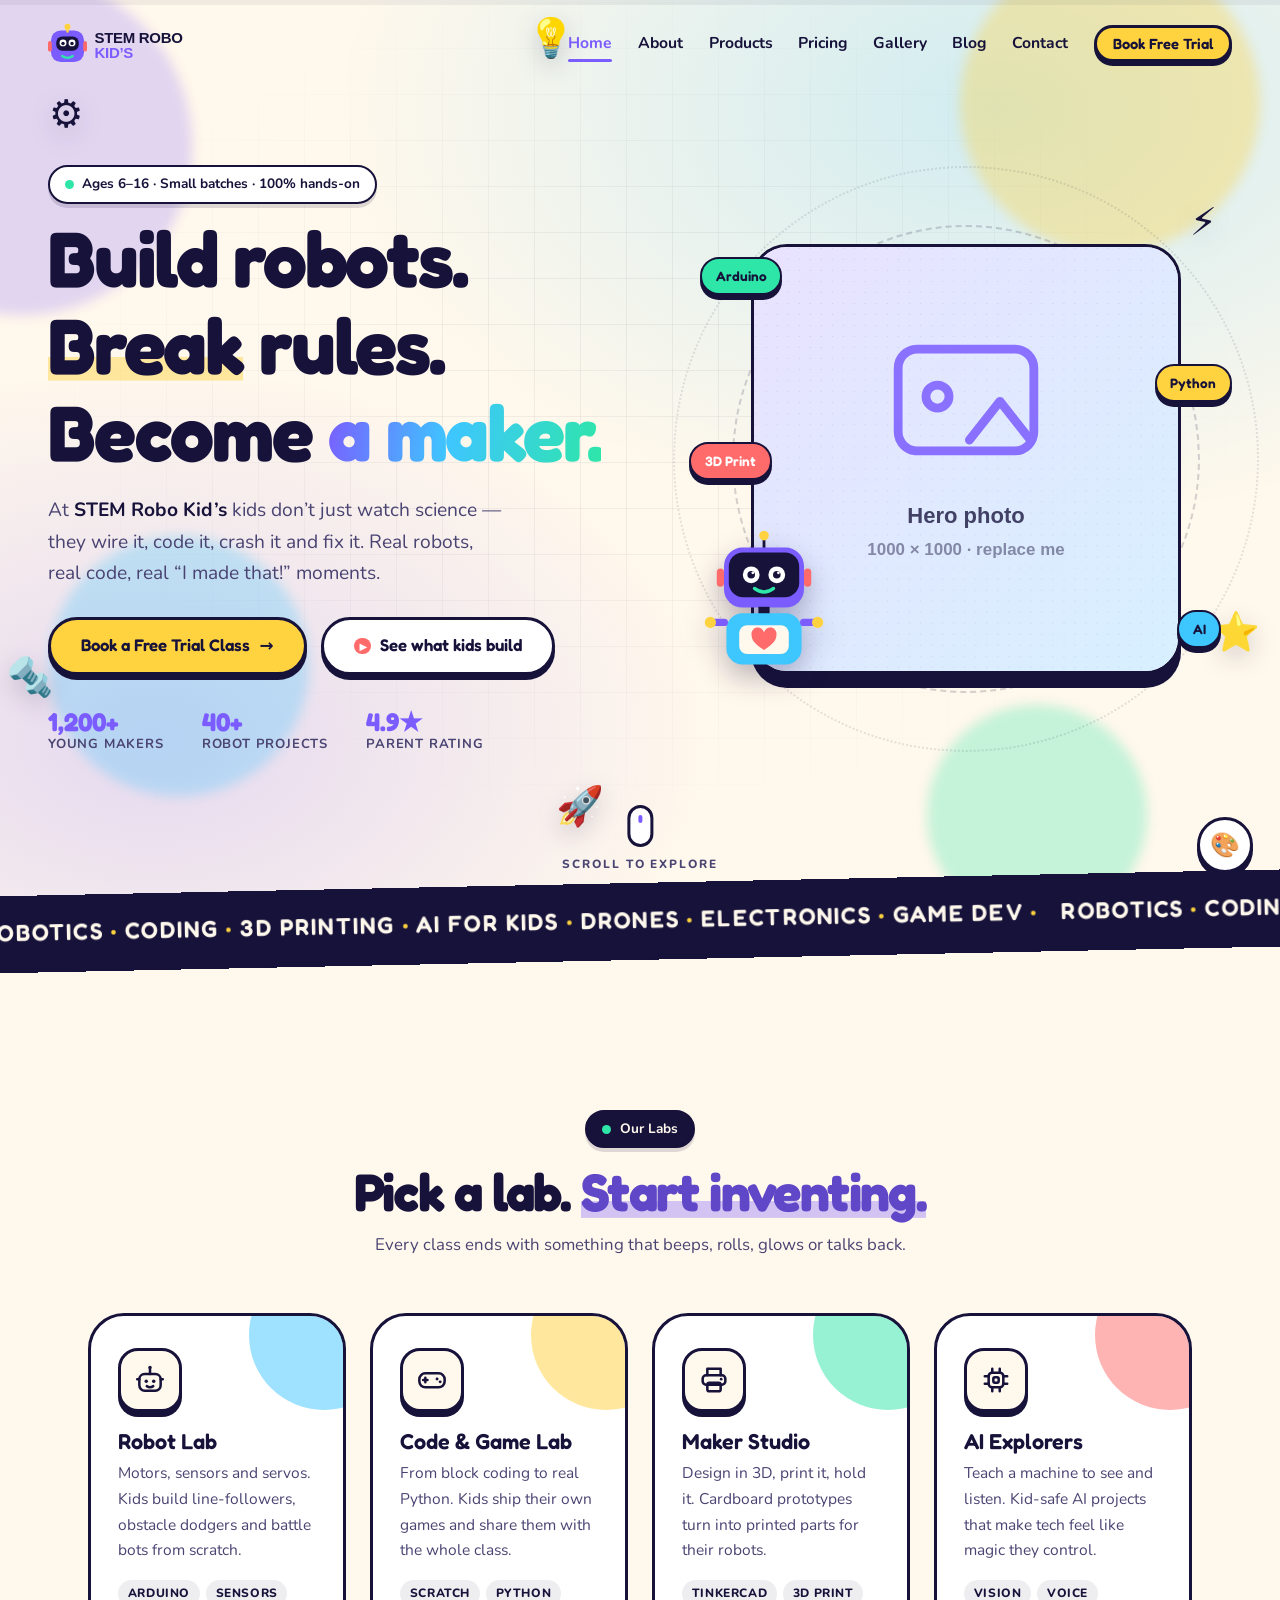
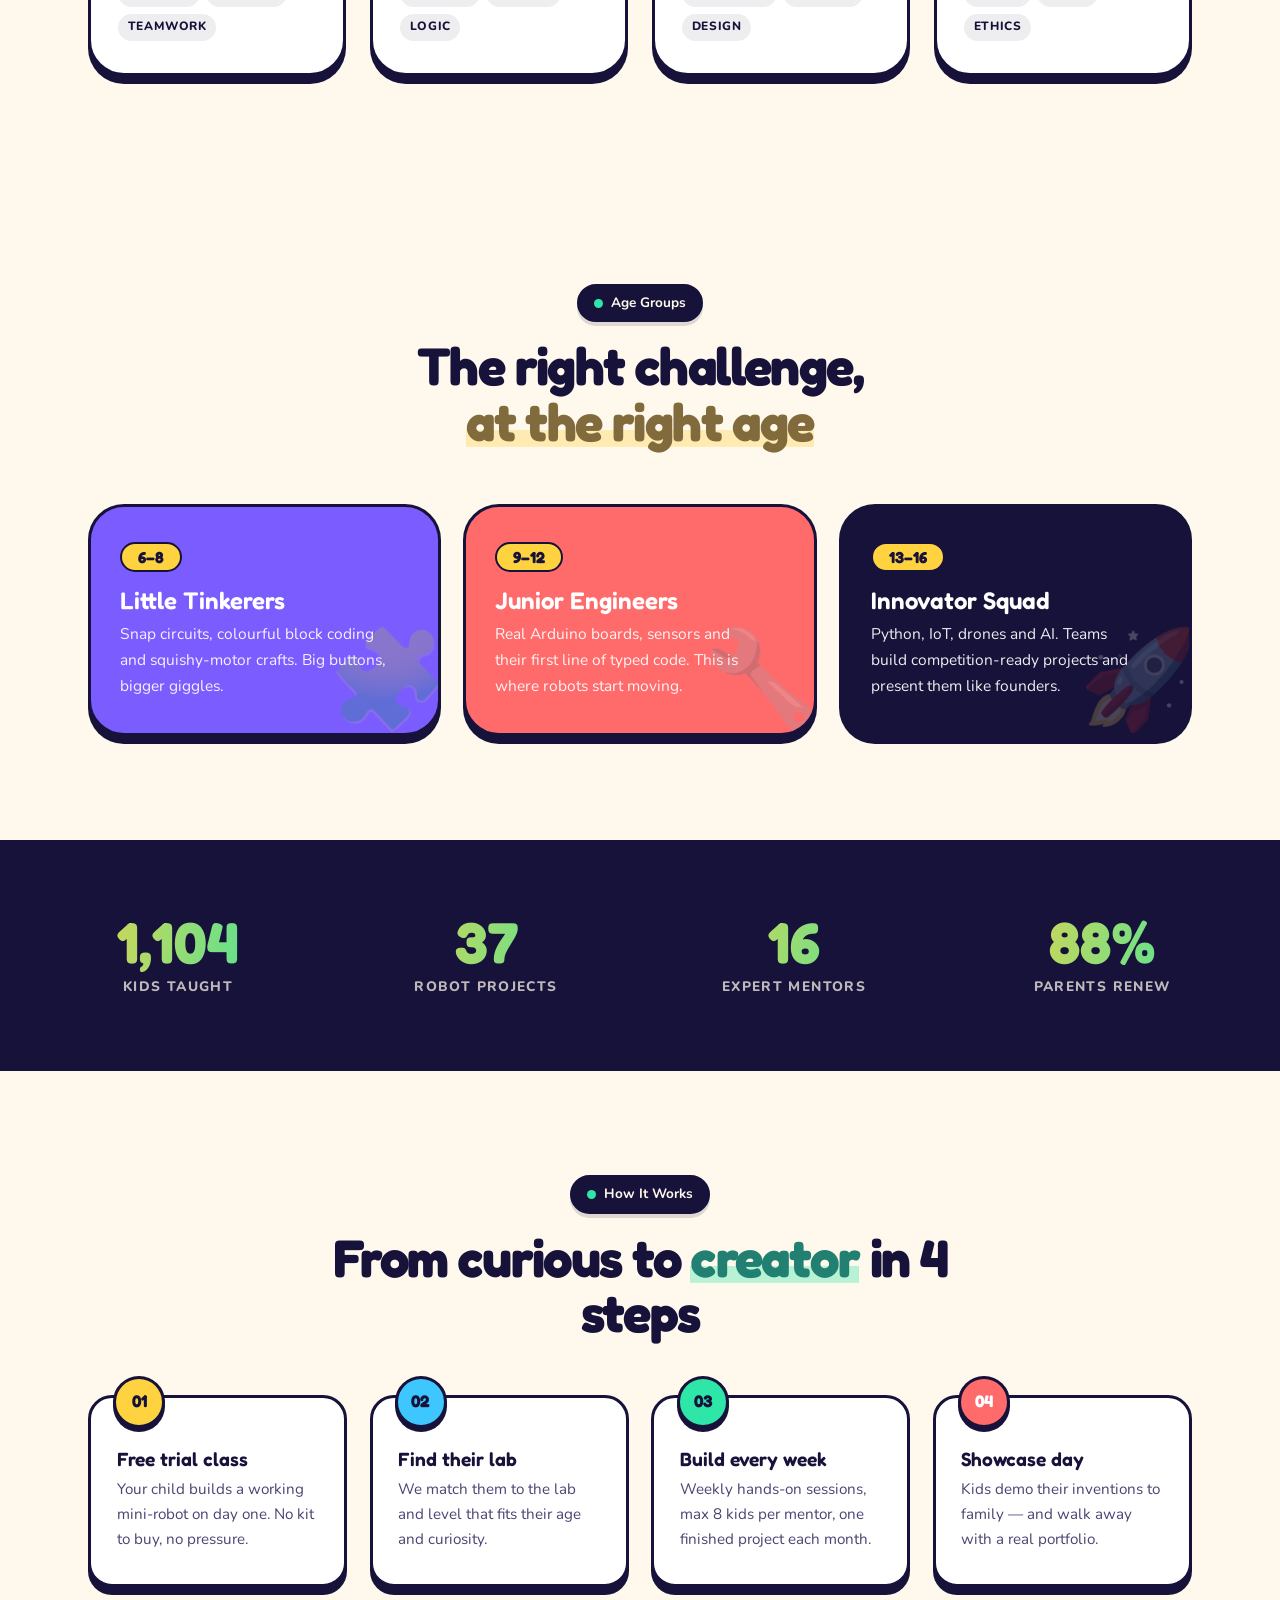
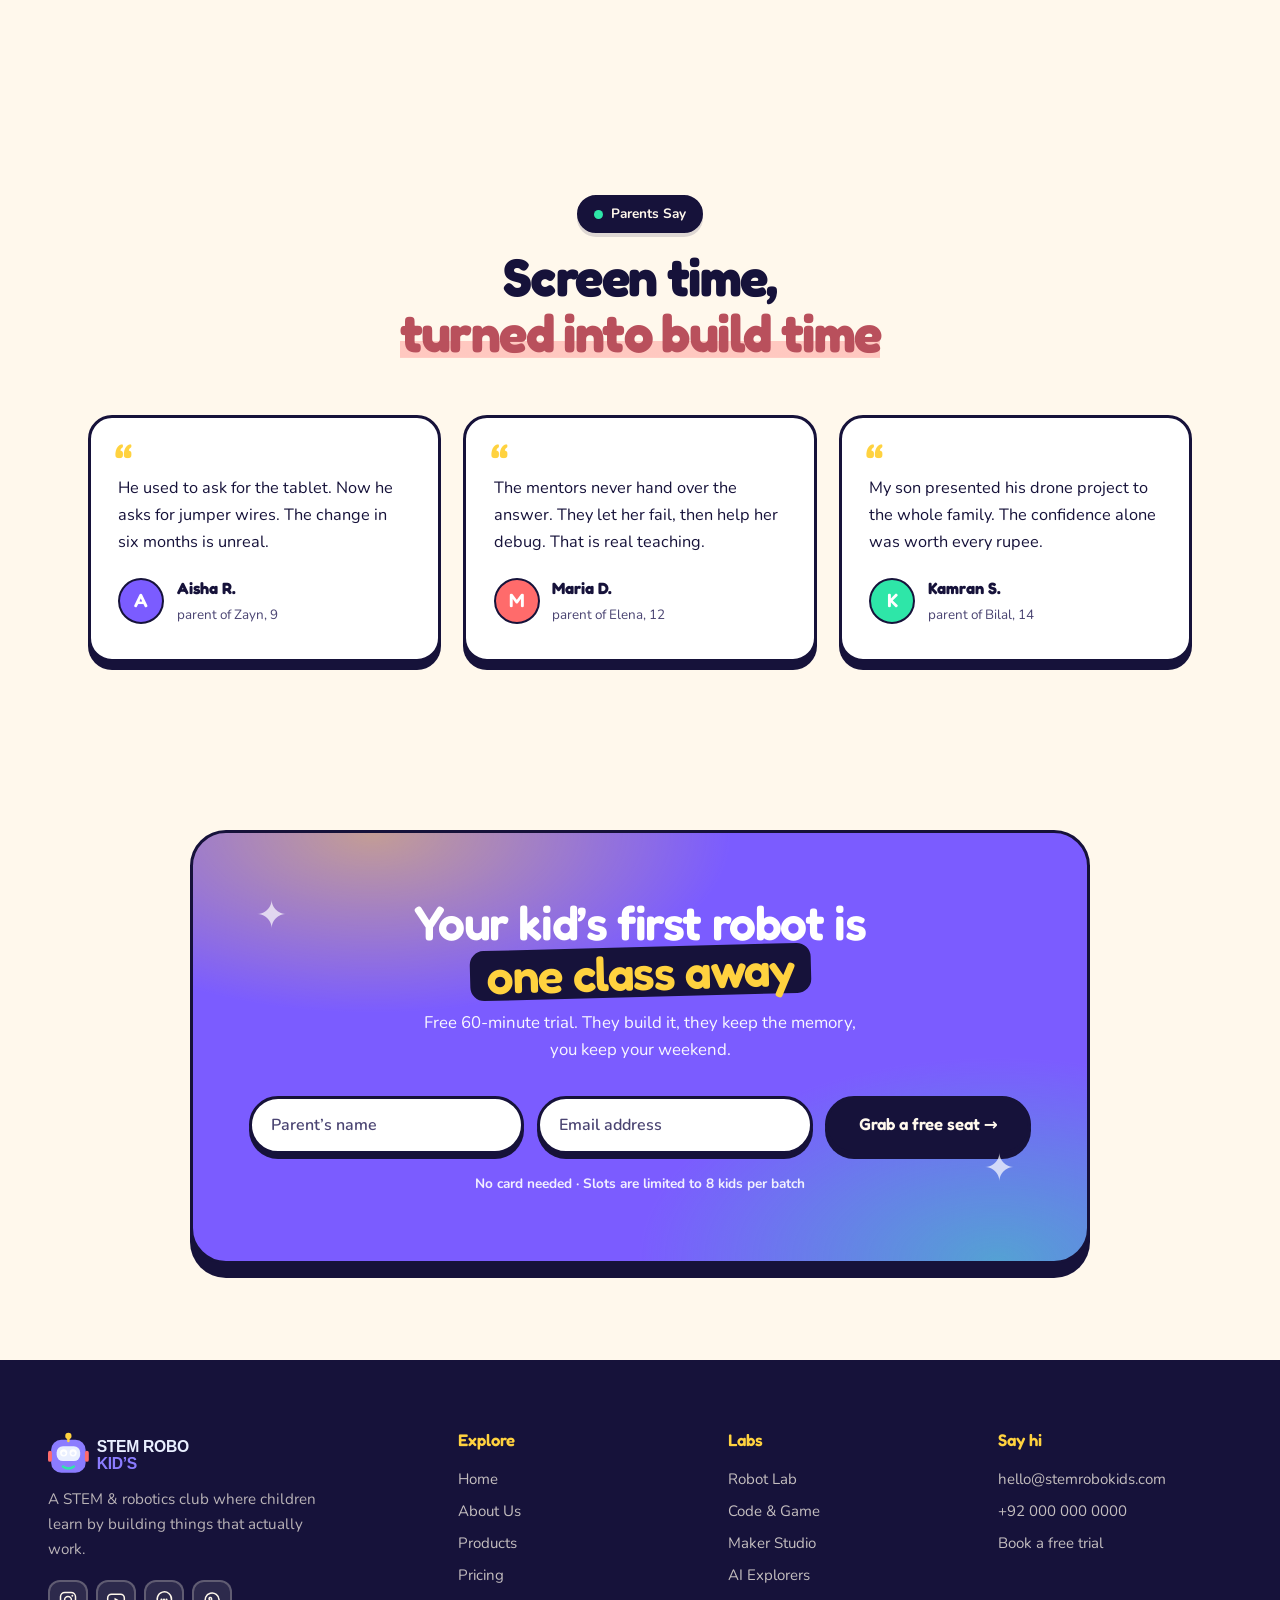
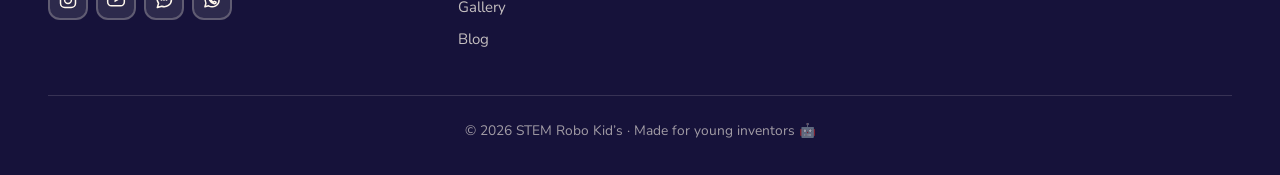
<file: index.html>
<!DOCTYPE html>
<html lang="en">
<head>
<meta charset="UTF-8" />
<meta name="viewport" content="width=device-width, initial-scale=1.0" />
<!-- EDIT: page title + description (shown in Google results) -->
<title>STEM Robo Kid’s — STEM &amp; Robotics Club for Kids</title>
<meta name="description" content="STEM Robo Kid’s is a hands-on STEM and robotics club where kids aged 6-16 build robots, code games and invent wild machines." />
<!-- EDIT: social preview. og:url and og:image must be full https:// links once live. -->
<meta property="og:type" content="website" />
<meta property="og:title" content="STEM Robo Kid’s — STEM &amp; Robotics Club for Kids" />
<meta property="og:description" content="STEM Robo Kid’s is a hands-on STEM and robotics club where kids aged 6-16 build robots, code games and invent wild machines." />
<meta property="og:image" content="assets/img/og-share.svg" />
<meta name="twitter:card" content="summary_large_image" />
<link rel="preconnect" href="https://fonts.googleapis.com" />
<link rel="preconnect" href="https://fonts.gstatic.com" crossorigin />
<link href="https://fonts.googleapis.com/css2?family=Fredoka:wght@400;500;600;700&family=Nunito:wght@400;600;700;800&display=swap" rel="stylesheet" />
<link rel="stylesheet" href="assets/css/themes.css" />
<link rel="stylesheet" href="assets/css/style.css" />
<link rel="stylesheet" href="assets/css/pages.css" />
<link rel="icon" href="favicon.svg" type="image/svg+xml" />
<noscript><style>.reveal{opacity:1!important;transform:none!important}.hero__title .word{opacity:1!important;transform:none!important}</style></noscript>
<script>/* apply the saved theme before first paint, so there is no flash */
try{var t=localStorage.getItem('srk-theme');if(t)document.documentElement.setAttribute('data-theme',t)}catch(e){}</script>
</head>
<body>

<!-- Icon sprite: inline so it also works when the file is opened directly. -->
<svg class="sprite" aria-hidden="true" focusable="false"><defs>
<symbol id="i-robot" viewBox="0 0 24 24"><rect x="4" y="7.5" width="16" height="12.5" rx="4"/><path d="M12 3.6v3.9"/><circle cx="12" cy="2.6" r="1.3" fill="currentColor" stroke="none"/><circle cx="9.2" cy="13" r="1.3" fill="currentColor" stroke="none"/><circle cx="14.8" cy="13" r="1.3" fill="currentColor" stroke="none"/><path d="M9.6 16.6q2.4 1.7 4.8 0"/><path d="M4 11.5H2.4M20 11.5h1.6"/></symbol>
<symbol id="i-game" viewBox="0 0 24 24"><rect x="2.5" y="7" width="19" height="10.5" rx="4.5"/><path d="M7 10.4v3.2M5.4 12h3.2"/><circle cx="15.8" cy="11.2" r="1.1" fill="currentColor" stroke="none"/><circle cx="18.1" cy="13.4" r="1.1" fill="currentColor" stroke="none"/></symbol>
<symbol id="i-print" viewBox="0 0 24 24"><path d="M7 8.5v-5h10v5"/><rect x="3.5" y="8.5" width="17" height="7" rx="2.5"/><rect x="7" y="14" width="10" height="6.5" rx="1.6"/><circle cx="17.4" cy="11.4" r="1" fill="currentColor" stroke="none"/></symbol>
<symbol id="i-chip" viewBox="0 0 24 24"><rect x="6.5" y="6.5" width="11" height="11" rx="2.6"/><rect x="10" y="10" width="4" height="4" rx="1.2"/><path d="M9.2 3.6v2.9M14.8 3.6v2.9M9.2 17.5v2.9M14.8 17.5v2.9M3.6 9.2h2.9M3.6 14.8h2.9M17.5 9.2h2.9M17.5 14.8h2.9"/></symbol>
<symbol id="i-s-photo" viewBox="0 0 24 24"><rect x="3" y="3" width="18" height="18" rx="5.2"/><circle cx="12" cy="12" r="4.1"/><circle cx="17.2" cy="6.8" r="1.15" fill="currentColor" stroke="none"/></symbol>
<symbol id="i-s-play" viewBox="0 0 24 24"><rect x="2" y="5" width="20" height="14" rx="4.6"/><path d="M10.2 9.2l4.8 2.8-4.8 2.8z" fill="currentColor" stroke="none"/></symbol>
<symbol id="i-s-chat" viewBox="0 0 24 24"><path d="M21 11.5a8.6 8.6 0 0 1-11.7 8L4 21l1.5-5.1A8.6 8.6 0 1 1 21 11.5z"/><path d="M9 11.6h.01M12 11.6h.01M15 11.6h.01" stroke-width="2.6"/></symbol>
<symbol id="i-s-wa" viewBox="0 0 24 24"><path d="M20.5 11.6A8.4 8.4 0 0 1 7.9 19l-4.4 1.2 1.2-4.3A8.4 8.4 0 1 1 20.5 11.6z"/><path d="M9.3 9.3c.2-.4.4-.4.6-.4h.5c.2 0 .4 0 .6.4l.6 1.5c.1.3 0 .4-.1.6l-.4.5c-.1.2-.2.3 0 .5a5.6 5.6 0 0 0 2.4 2.1c.3.1.4 0 .5-.1l.5-.6c.2-.2.3-.2.5-.1l1.5.7c.2.1.4.2.4.4a1.7 1.7 0 0 1-1.2 1.5 3.1 3.1 0 0 1-2.2-.2 9.4 9.4 0 0 1-4.4-4 3.3 3.3 0 0 1-.6-1.9c0-.5.2-.9.6-1.2z"/></symbol>
</defs></svg>

<!-- ══ scroll progress ══ -->
<div class="progress" aria-hidden="true"><span id="progressBar"></span></div>

<!-- ══ NAV ══ -->
<header class="nav" id="nav">
  <!-- EDIT: your logo + brand name -->
  <!-- EDIT: swap both files in assets/img/ for your own logo.
       Two versions: -dark for the light themes, -light for Space Cadet. -->
  <a class="brand" href="index.html" aria-label="STEM Robo Kid&rsquo;s home">
    <img class="brand__logo brand__logo--dark"  src="assets/img/logo.svg"
         alt="STEM Robo Kid&rsquo;s" width="260" height="56" />
    <img class="brand__logo brand__logo--light" src="assets/img/logo-light.svg"
         alt="" aria-hidden="true" width="260" height="56" />
  </a>

  <nav class="nav__links" id="navLinks">
    <a class="is-active" href="index.html">Home</a>
    <a href="about.html">About</a>
    <a href="products.html">Products</a>
    <a href="pricing.html">Pricing</a>
    <a href="gallery.html">Gallery</a>
    <a href="blog.html">Blog</a>
    <a href="contact.html">Contact</a>
    <a class="btn btn--sm btn--primary" href="contact.html#book">Book Free Trial</a>
  </nav>

  <button class="nav__burger" id="burger" aria-label="Open menu" aria-expanded="false">
    <span></span><span></span><span></span>
  </button>
</header>

<main id="top">

<!-- ══ HERO ══ -->
<section class="hero" id="hero">
  <div class="hero__bg" aria-hidden="true">
    <div class="grid" data-speed="0.12"></div>
    <div class="blob blob--grape" data-speed="0.28"></div>
    <div class="blob blob--sky"   data-speed="0.42"></div>
    <div class="blob blob--sun"   data-speed="0.20"></div>
    <div class="blob blob--mint"  data-speed="0.34"></div>

    <span class="float float--gear"   data-speed="0.55">⚙️</span>
    <span class="float float--bolt"   data-speed="0.70">⚡</span>
    <span class="float float--chip"   data-speed="0.40">🔩</span>
    <span class="float float--star"   data-speed="0.62">⭐</span>
    <span class="float float--rocket" data-speed="0.48">🚀</span>
    <span class="float float--bulb"   data-speed="0.30">💡</span>
  </div>

  <div class="hero__inner">
    <div class="hero__copy">
      <p class="pill reveal" data-reveal="1">
        <span class="pill__dot"></span> Ages 6–16 · Small batches · 100% hands-on
      </p>

      <h1 class="hero__title">
        <span class="line"><span class="word" style="--i:0">Build</span> <span class="word" style="--i:1">robots.</span></span>
        <span class="line"><span class="word pop" style="--i:2">Break</span> <span class="word" style="--i:3">rules.</span></span>
        <span class="line"><span class="word" style="--i:4">Become</span> <span class="word grad" style="--i:5">a&nbsp;maker.</span></span>
      </h1>

      <p class="hero__sub reveal" data-reveal="2">
        At <b>STEM Robo Kid’s</b> kids don&rsquo;t just watch science — they wire it, code it,
        crash it and fix it. Real robots, real code, real &ldquo;I made that!&rdquo; moments.
      </p>

      <div class="hero__cta reveal" data-reveal="3">
        <a class="btn btn--primary btn--lg" href="#join">
          Book a Free Trial Class <span class="btn__arrow">→</span>
        </a>
        <a class="btn btn--ghost btn--lg" href="#programs">
          <span class="btn__play">▶</span> See what kids build
        </a>
      </div>

      <ul class="hero__trust reveal" data-reveal="4">
        <li><b>1,200+</b><span>Young makers</span></li>
        <li><b>40+</b><span>Robot projects</span></li>
        <li><b>4.9★</b><span>Parent rating</span></li>
      </ul>
    </div>

    <div class="hero__stage" data-speed="0.10">
      <div class="stage__ring stage__ring--1"></div>
      <div class="stage__ring stage__ring--2"></div>
      <div class="stage__glow"></div>

      <!-- EDIT: your hero photo. 1000 x 1000 (square), JPG or WebP.
           Show real children building something — it outsells illustration. -->
      <figure class="hero__photo">
        <img src="assets/img/hero.svg" width="1000" height="1000"
             alt="Children building a robot together in a STEM Robo Kid&rsquo;s class" />
      </figure>

      <div class="bot bot--badge" id="bot">
        <svg viewBox="0 0 320 360" class="bot__svg" role="img" aria-label="Friendly STEM Robo Kid’s robot">
          <line class="r-line" x1="160" y1="46" x2="160" y2="22" stroke="#16123a" stroke-width="7" stroke-linecap="round"/>
          <circle class="bot__ping r-bulb" cx="160" cy="14" r="12" fill="#ffd23f"/>

          <rect class="r-shell" x="60" y="44" width="200" height="150" rx="46" fill="#7b5cff"/>
          <rect class="r-face" x="72" y="56" width="176" height="112" rx="36" fill="#16123a"/>

          <g id="pupils">
            <circle class="r-eye" cx="128" cy="112" r="21" fill="#ffffff"/>
            <circle class="r-eye" cx="192" cy="112" r="21" fill="#ffffff"/>
            <circle class="r-pupil" cx="128" cy="112" r="9.5" fill="#16123a"/>
            <circle class="r-pupil" cx="192" cy="112" r="9.5" fill="#16123a"/>
            <circle class="r-eye" cx="132" cy="107" r="3.4" fill="#ffffff"/>
            <circle class="r-eye" cx="196" cy="107" r="3.4" fill="#ffffff"/>
          </g>
          <path class="r-smile" d="M136 146q24 18 48 0" stroke="#2ee6a8" stroke-width="8" fill="none" stroke-linecap="round"/>

          <rect class="r-ear" x="42" y="96"  width="18" height="46" rx="9" fill="#ff6b6b"/>
          <rect class="r-ear" x="260" y="96" width="18" height="46" rx="9" fill="#ff6b6b"/>

          <rect class="r-face" x="146" y="192" width="28" height="20" fill="#16123a"/>
          <rect class="r-body" x="66" y="208" width="188" height="128" rx="40" fill="#3ec6ff"/>
          <rect class="r-screen" x="98" y="238" width="124" height="72" rx="20" fill="#fff8ec"/>
          <path class="bot__heart" d="M160 300c-24-16-31-26-31-37a15.5 15.5 0 0 1 31-7 15.5 15.5 0 0 1 31 7c0 11-7 21-31 37z" fill="#ff6b6b"/>

          <rect class="bot__arm bot__arm--l" x="24" y="222"  width="46" height="18" rx="9" fill="#7b5cff"/>
          <rect class="bot__arm bot__arm--r" x="250" y="222" width="46" height="18" rx="9" fill="#7b5cff"/>
          <circle class="r-hand" cx="26" cy="231"  r="14" fill="#ffd23f"/>
          <circle class="r-hand" cx="294" cy="231" r="14" fill="#ffd23f"/>
        </svg>
      </div>

      <span class="chip chip--1">Arduino</span>
      <span class="chip chip--2">Python</span>
      <span class="chip chip--3">3D Print</span>
      <span class="chip chip--4">AI</span>
    </div>
  </div>

  <a class="scrollcue" href="#programs" aria-label="Scroll down">
    <span class="scrollcue__mouse"><i></i></span>
    <span class="scrollcue__txt">scroll to explore</span>
  </a>
</section>

<!-- ══ MARQUEE ══ -->
<div class="marquee" aria-hidden="true">
  <div class="marquee__track">
    <span>ROBOTICS <b>·</b> CODING <b>·</b> 3D PRINTING <b>·</b> AI FOR KIDS <b>·</b> DRONES <b>·</b> ELECTRONICS <b>·</b> GAME DEV <b>·</b>&nbsp;</span>
    <span>ROBOTICS <b>·</b> CODING <b>·</b> 3D PRINTING <b>·</b> AI FOR KIDS <b>·</b> DRONES <b>·</b> ELECTRONICS <b>·</b> GAME DEV <b>·</b>&nbsp;</span>
  </div>
</div>

<!-- ══ PROGRAMS ══ -->
<section class="section programs" id="programs">
  <header class="sec-head">
    <p class="pill pill--dark reveal" data-reveal="1"><span class="pill__dot"></span> Our Labs</p>
    <h2 class="sec-title reveal" data-reveal="2">Pick a lab. <span class="hl">Start inventing.</span></h2>
    <p class="sec-sub reveal" data-reveal="3">Every class ends with something that beeps, rolls, glows or talks back.</p>
  </header>

  <div class="cards">
    <article class="card card--sky reveal" data-reveal="1">
      <div class="card__icon"><svg class="ico" aria-hidden="true"><use href="#i-robot"/></svg></div>
      <h3>Robot Lab</h3>
      <p>Motors, sensors and servos. Kids build line-followers, obstacle dodgers and battle bots from scratch.</p>
      <ul class="card__tags"><li>Arduino</li><li>Sensors</li><li>Teamwork</li></ul>
      <span class="card__blob"></span>
    </article>

    <article class="card card--sun reveal" data-reveal="2">
      <div class="card__icon"><svg class="ico" aria-hidden="true"><use href="#i-game"/></svg></div>
      <h3>Code &amp; Game Lab</h3>
      <p>From block coding to real Python. Kids ship their own games and share them with the whole class.</p>
      <ul class="card__tags"><li>Scratch</li><li>Python</li><li>Logic</li></ul>
      <span class="card__blob"></span>
    </article>

    <article class="card card--mint reveal" data-reveal="3">
      <div class="card__icon"><svg class="ico" aria-hidden="true"><use href="#i-print"/></svg></div>
      <h3>Maker Studio</h3>
      <p>Design in 3D, print it, hold it. Cardboard prototypes turn into printed parts for their robots.</p>
      <ul class="card__tags"><li>Tinkercad</li><li>3D Print</li><li>Design</li></ul>
      <span class="card__blob"></span>
    </article>

    <article class="card card--coral reveal" data-reveal="4">
      <div class="card__icon"><svg class="ico" aria-hidden="true"><use href="#i-chip"/></svg></div>
      <h3>AI Explorers</h3>
      <p>Teach a machine to see and listen. Kid-safe AI projects that make tech feel like magic they control.</p>
      <ul class="card__tags"><li>Vision</li><li>Voice</li><li>Ethics</li></ul>
      <span class="card__blob"></span>
    </article>
  </div>
</section>

<!-- ══ AGE GROUPS ══ -->
<section class="section ages" id="ages">
  <header class="sec-head">
    <p class="pill pill--dark reveal" data-reveal="1"><span class="pill__dot"></span> Age Groups</p>
    <h2 class="sec-title reveal" data-reveal="2">The right challenge, <span class="hl hl--sun">at the right age</span></h2>
  </header>

  <div class="lanes">
    <div class="lane reveal" data-reveal="1">
      <span class="lane__age">6–8</span>
      <h3>Little Tinkerers</h3>
      <p>Snap circuits, colourful block coding and squishy-motor crafts. Big buttons, bigger giggles.</p>
      <span class="lane__emoji">🧩</span>
    </div>
    <div class="lane lane--mid reveal" data-reveal="2">
      <span class="lane__age">9–12</span>
      <h3>Junior Engineers</h3>
      <p>Real Arduino boards, sensors and their first line of typed code. This is where robots start moving.</p>
      <span class="lane__emoji">🔧</span>
    </div>
    <div class="lane reveal" data-reveal="3">
      <span class="lane__age">13–16</span>
      <h3>Innovator Squad</h3>
      <p>Python, IoT, drones and AI. Teams build competition-ready projects and present them like founders.</p>
      <span class="lane__emoji">🚀</span>
    </div>
  </div>
</section>

<!-- ══ STATS ══ -->
<section class="stats">
  <div class="stats__inner">
    <div class="stat reveal" data-reveal="1"><b class="count" data-count="1200">0</b><span>kids taught</span></div>
    <div class="stat reveal" data-reveal="2"><b class="count" data-count="40">0</b><span>robot projects</span></div>
    <div class="stat reveal" data-reveal="3"><b class="count" data-count="18">0</b><span>expert mentors</span></div>
    <div class="stat reveal" data-reveal="4"><b class="count" data-count="96" data-suffix="%">0</b><span>parents renew</span></div>
  </div>
</section>

<!-- ══ HOW IT WORKS ══ -->
<section class="section how" id="how">
  <header class="sec-head">
    <p class="pill pill--dark reveal" data-reveal="1"><span class="pill__dot"></span> How It Works</p>
    <h2 class="sec-title reveal" data-reveal="2">From curious to <span class="hl hl--mint">creator</span> in 4 steps</h2>
  </header>

  <ol class="steps">
    <li class="step reveal" data-reveal="1"><span class="step__no">01</span><h3>Free trial class</h3><p>Your child builds a working mini-robot on day one. No kit to buy, no pressure.</p></li>
    <li class="step reveal" data-reveal="2"><span class="step__no">02</span><h3>Find their lab</h3><p>We match them to the lab and level that fits their age and curiosity.</p></li>
    <li class="step reveal" data-reveal="3"><span class="step__no">03</span><h3>Build every week</h3><p>Weekly hands-on sessions, max 8 kids per mentor, one finished project each month.</p></li>
    <li class="step reveal" data-reveal="4"><span class="step__no">04</span><h3>Showcase day</h3><p>Kids demo their inventions to family — and walk away with a real portfolio.</p></li>
  </ol>
</section>

<!-- ══ PARENTS ══ -->
<section class="section parents" id="parents">
  <header class="sec-head">
    <p class="pill pill--dark reveal" data-reveal="1"><span class="pill__dot"></span> Parents Say</p>
    <h2 class="sec-title reveal" data-reveal="2">Screen time, <span class="hl hl--coral">turned into build time</span></h2>
  </header>

  <div class="quotes">
    <figure class="quote reveal" data-reveal="1">
      <blockquote>He used to ask for the tablet. Now he asks for jumper wires. The change in six months is unreal.</blockquote>
      <figcaption><span class="ava" style="--c:var(--grape)">A</span><b>Aisha R.</b><i>parent of Zayn, 9</i></figcaption>
    </figure>
    <figure class="quote reveal" data-reveal="2">
      <blockquote>The mentors never hand over the answer. They let her fail, then help her debug. That is real teaching.</blockquote>
      <figcaption><span class="ava" style="--c:var(--coral)">M</span><b>Maria D.</b><i>parent of Elena, 12</i></figcaption>
    </figure>
    <figure class="quote reveal" data-reveal="3">
      <blockquote>My son presented his drone project to the whole family. The confidence alone was worth every rupee.</blockquote>
      <figcaption><span class="ava" style="--c:var(--mint)">K</span><b>Kamran S.</b><i>parent of Bilal, 14</i></figcaption>
    </figure>
  </div>
</section>

<!-- ══ CTA ══ -->
<section class="cta" id="join">
  <div class="cta__card reveal" data-reveal="1">
    <span class="cta__spark cta__spark--1">✦</span>
    <span class="cta__spark cta__spark--2">✦</span>
    <h2>Your kid&rsquo;s first robot is <span>one class away</span></h2>
    <p>Free 60-minute trial. They build it, they keep the memory, you keep your weekend.</p>
    <form class="cta__form" id="trialForm">
      <input type="text"  aria-label="Parent name" placeholder="Parent&rsquo;s name" required />
      <input type="email" aria-label="Email"       placeholder="Email address" required />
      <button class="btn btn--dark btn--lg" type="submit">Grab a free seat →</button>
    </form>
    <small>No card needed · Slots are limited to 8 kids per batch</small>
  </div>
</section>

</main>

<!-- ══ FOOTER ══ -->
<!-- ══ FOOTER — EDIT: same on every page, keep them in sync ══ -->
<footer class="foot">
  <div class="foot__inner">
    <div class="foot__brand">
      <img class="brand__logo brand__logo--light" src="assets/img/logo-light.svg"
           alt="STEM Robo Kid&rsquo;s" width="260" height="56" />
      <p>A STEM &amp; robotics club where children learn by building things that actually work.</p>
      <!-- EDIT: point these at your real profiles -->
      <div class="foot__social">
        <a href="#" aria-label="Instagram"><svg class="ico" aria-hidden="true"><use href="#i-s-photo"/></svg></a>
        <a href="#" aria-label="YouTube"><svg class="ico" aria-hidden="true"><use href="#i-s-play"/></svg></a>
        <a href="#" aria-label="Facebook"><svg class="ico" aria-hidden="true"><use href="#i-s-chat"/></svg></a>
        <a href="#" aria-label="WhatsApp"><svg class="ico" aria-hidden="true"><use href="#i-s-wa"/></svg></a>
      </div>
    </div>
    <div class="foot__col"><h4>Explore</h4><a href="index.html">Home</a><a href="about.html">About Us</a><a href="products.html">Products</a><a href="pricing.html">Pricing</a><a href="gallery.html">Gallery</a><a href="blog.html">Blog</a></div>
    <div class="foot__col"><h4>Labs</h4><a href="index.html#programs">Robot Lab</a><a href="index.html#programs">Code &amp; Game</a><a href="index.html#programs">Maker Studio</a><a href="index.html#programs">AI Explorers</a></div>
    <div class="foot__col"><h4>Say hi</h4><a href="mailto:hello@stemrobokids.com">hello@stemrobokids.com</a><a href="tel:+920000000000">+92 000 000 0000</a><a href="contact.html#book">Book a free trial</a></div>
  </div>
  <p class="foot__base">© <span class="yr">2026</span> STEM Robo Kid’s · Made for young inventors 🤖</p>
</footer>


<!-- ══ THEME SWITCHER ══ -->
<div class="themer" id="themer">
  <button class="themer__btn" id="themerBtn" aria-expanded="false" aria-controls="themerPanel" aria-label="Change colour theme" title="Change colour theme">🎨</button>
  <div class="themer__panel" id="themerPanel" role="group" aria-label="Colour themes">
    <p class="themer__title">Pick a colour</p>
    <button class="swatch" data-theme="pop"    aria-pressed="true"><i></i>Robo Pop<span class="swatch__tick">✓</span></button>
    <button class="swatch" data-theme="bubble" aria-pressed="false"><i></i>Bubblegum<span class="swatch__tick">✓</span></button>
    <button class="swatch" data-theme="jungle" aria-pressed="false"><i></i>Jungle Circuit<span class="swatch__tick">✓</span></button>
    <button class="swatch" data-theme="space"  aria-pressed="false"><i></i>Space Cadet<span class="swatch__tick">✓</span></button>
    <button class="swatch" data-theme="sunset" aria-pressed="false"><i></i>Sunset Lab<span class="swatch__tick">✓</span></button>
  </div>
</div>

<script src="assets/js/main.js"></script>
</body>
</html>
</file>
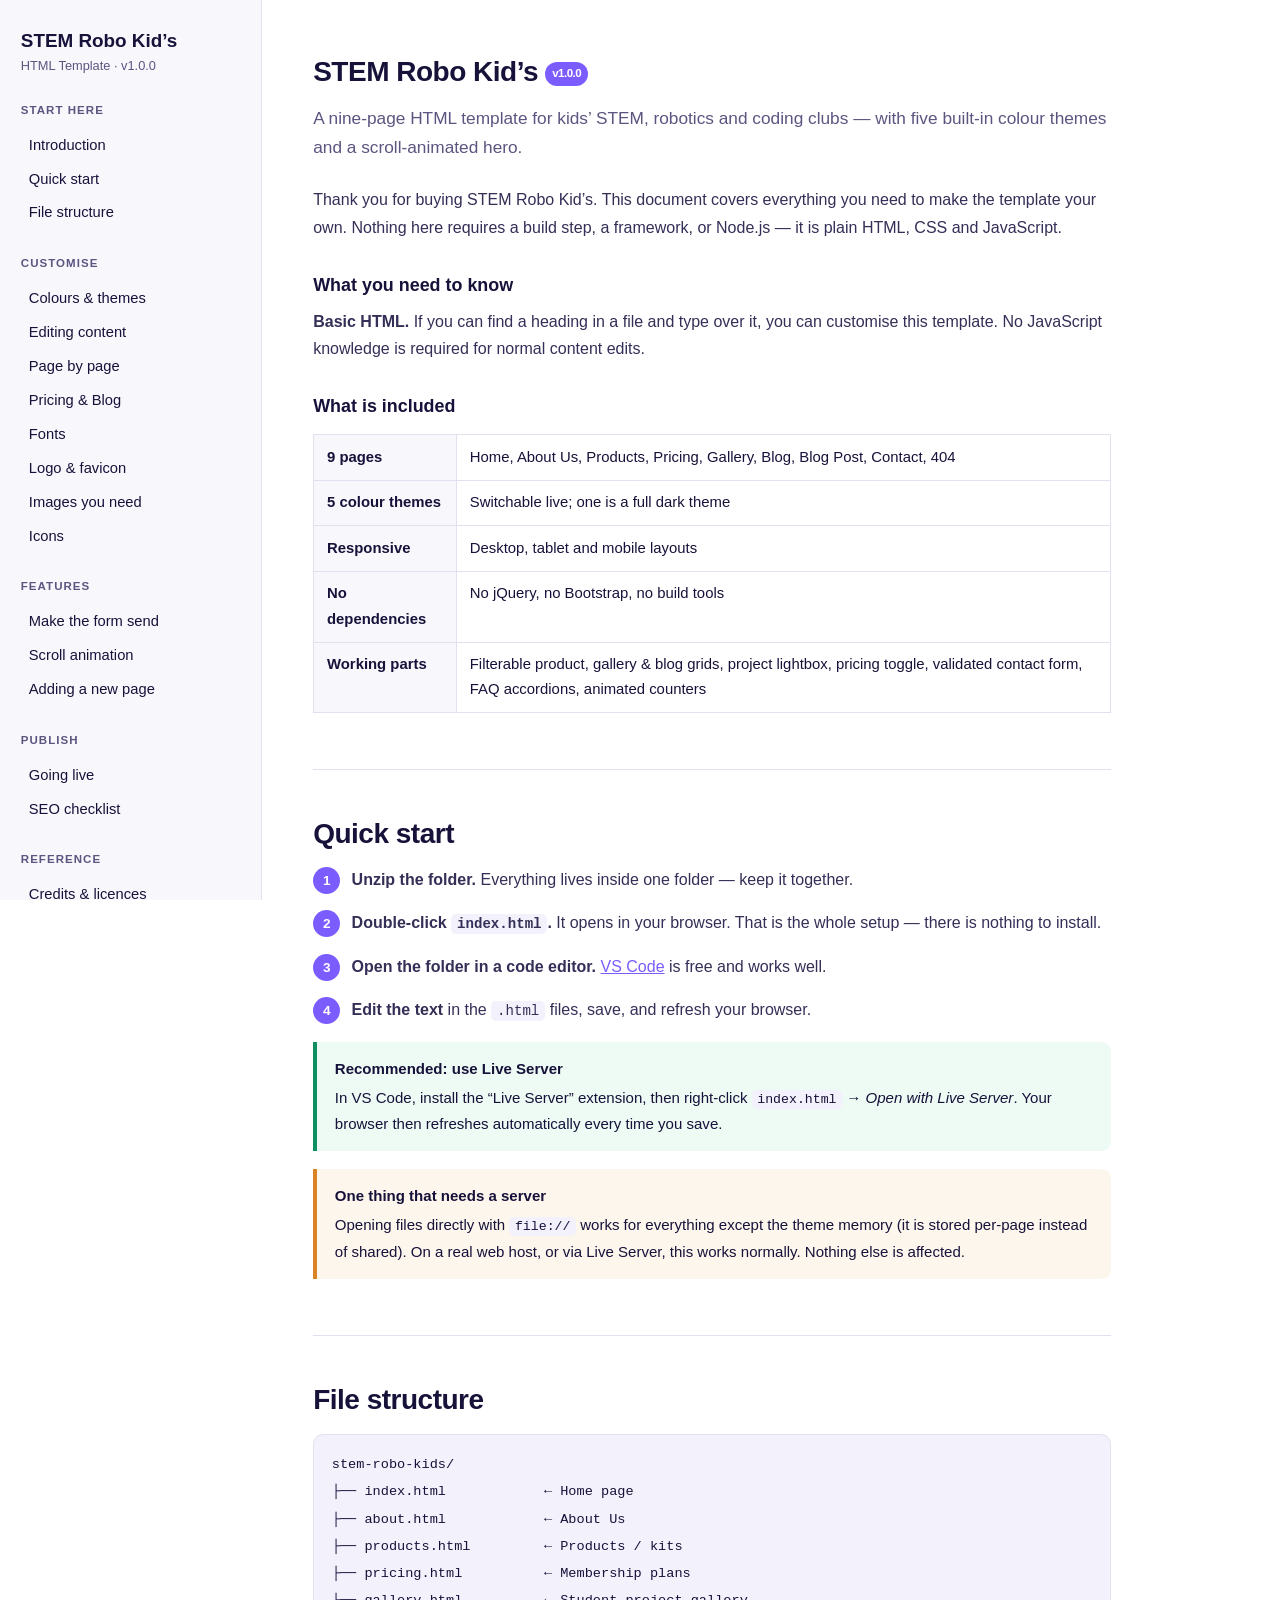
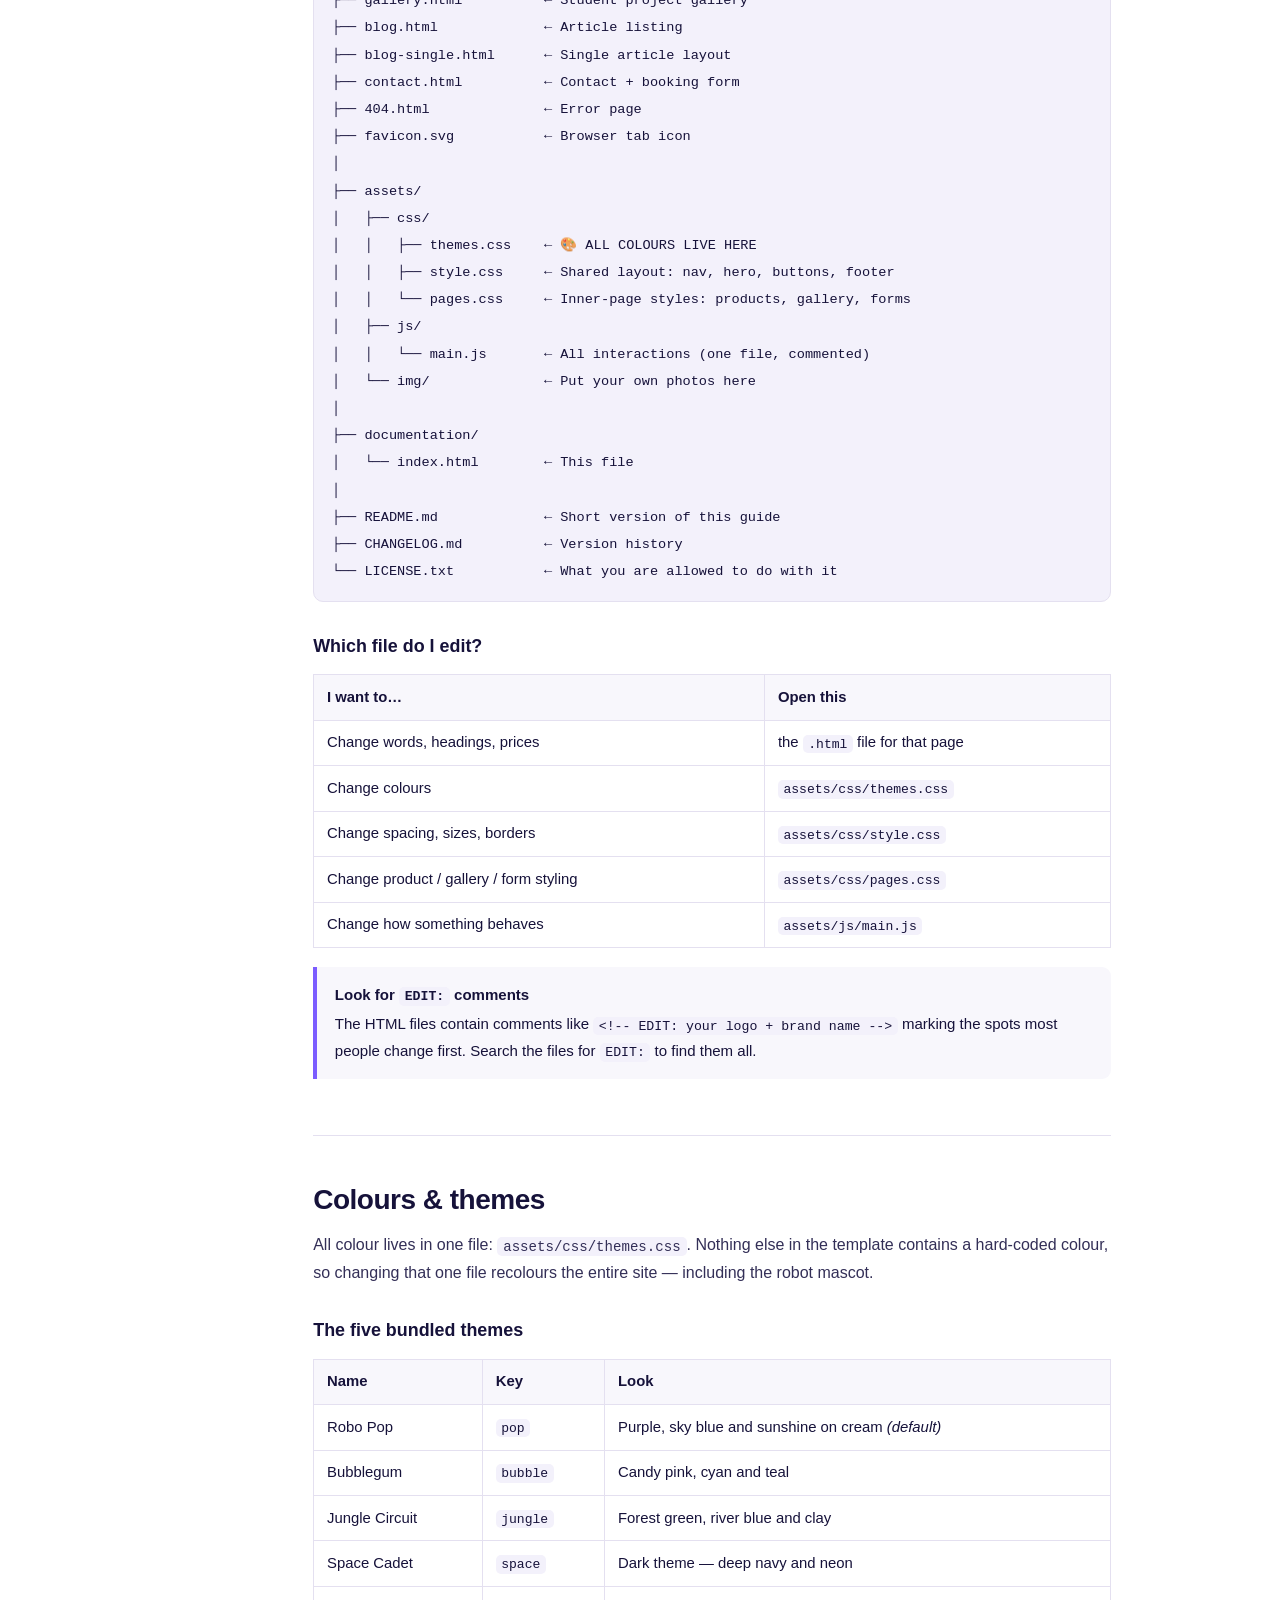
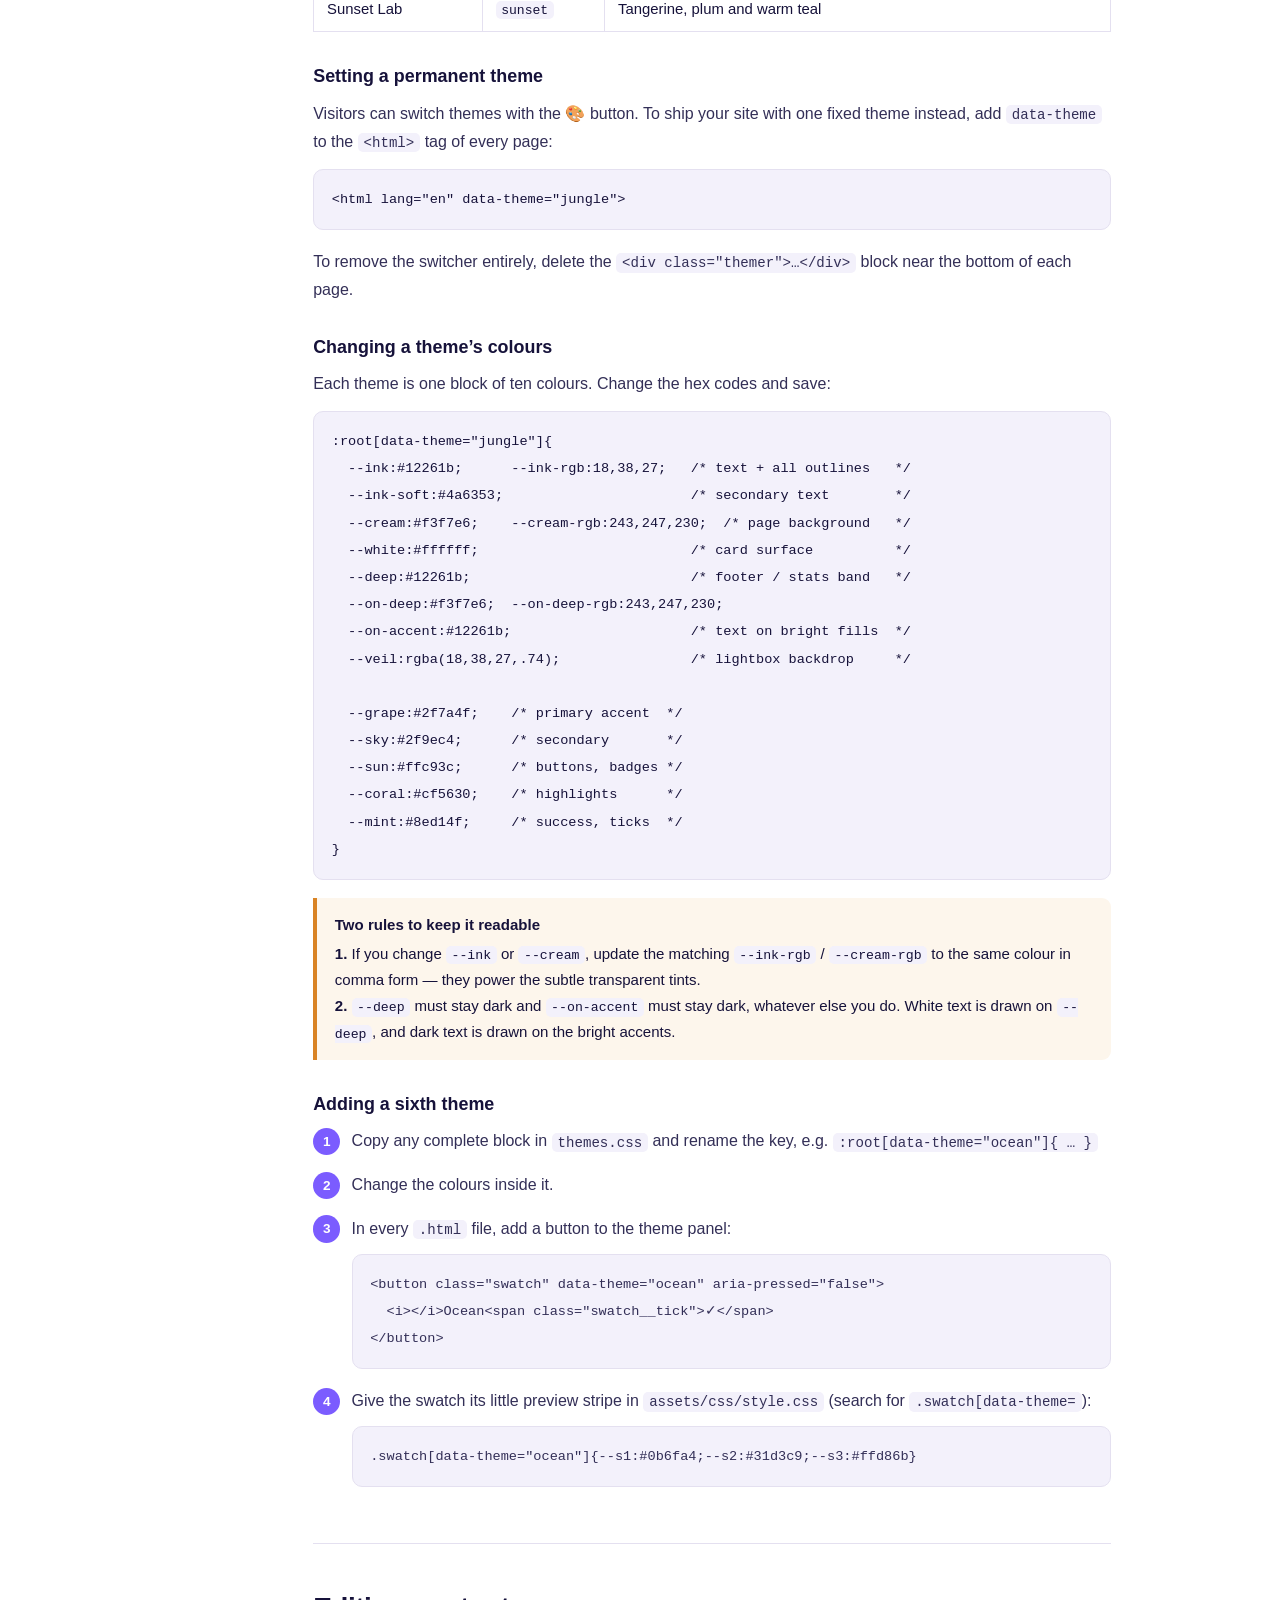
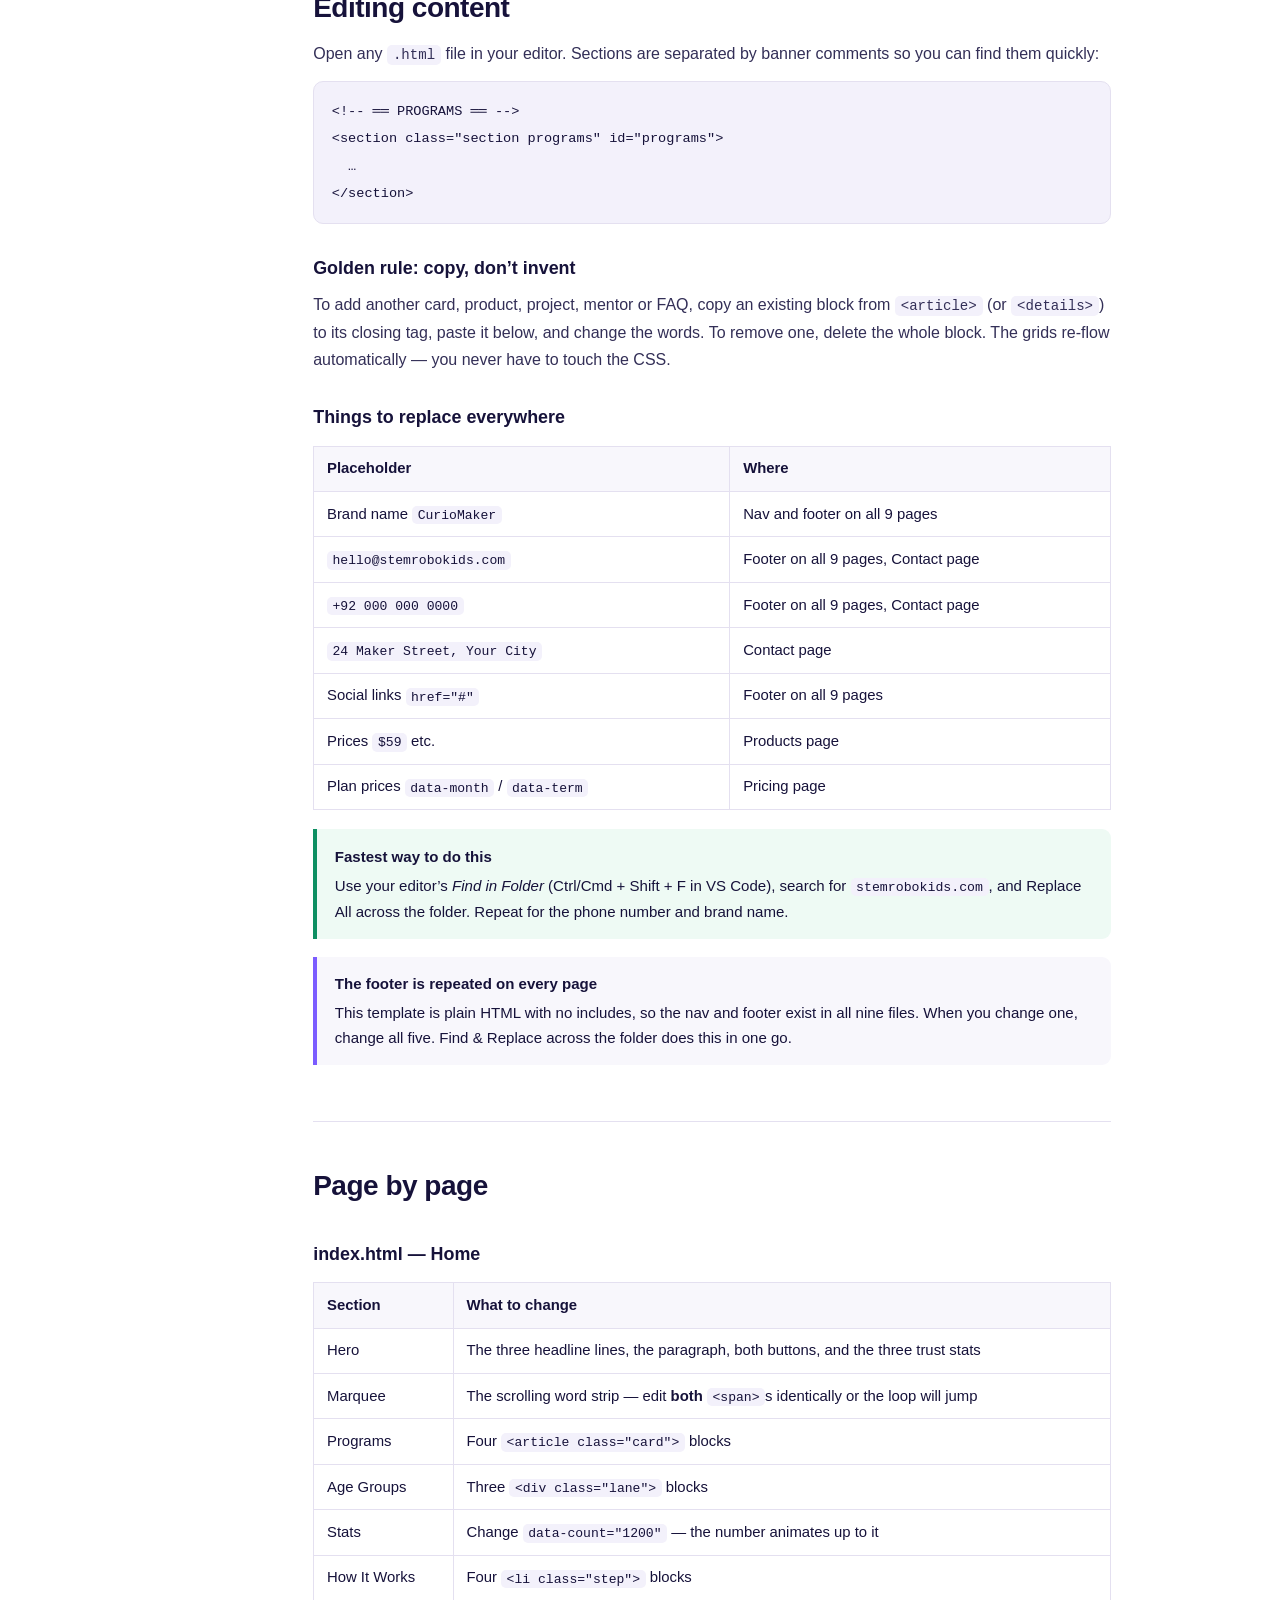
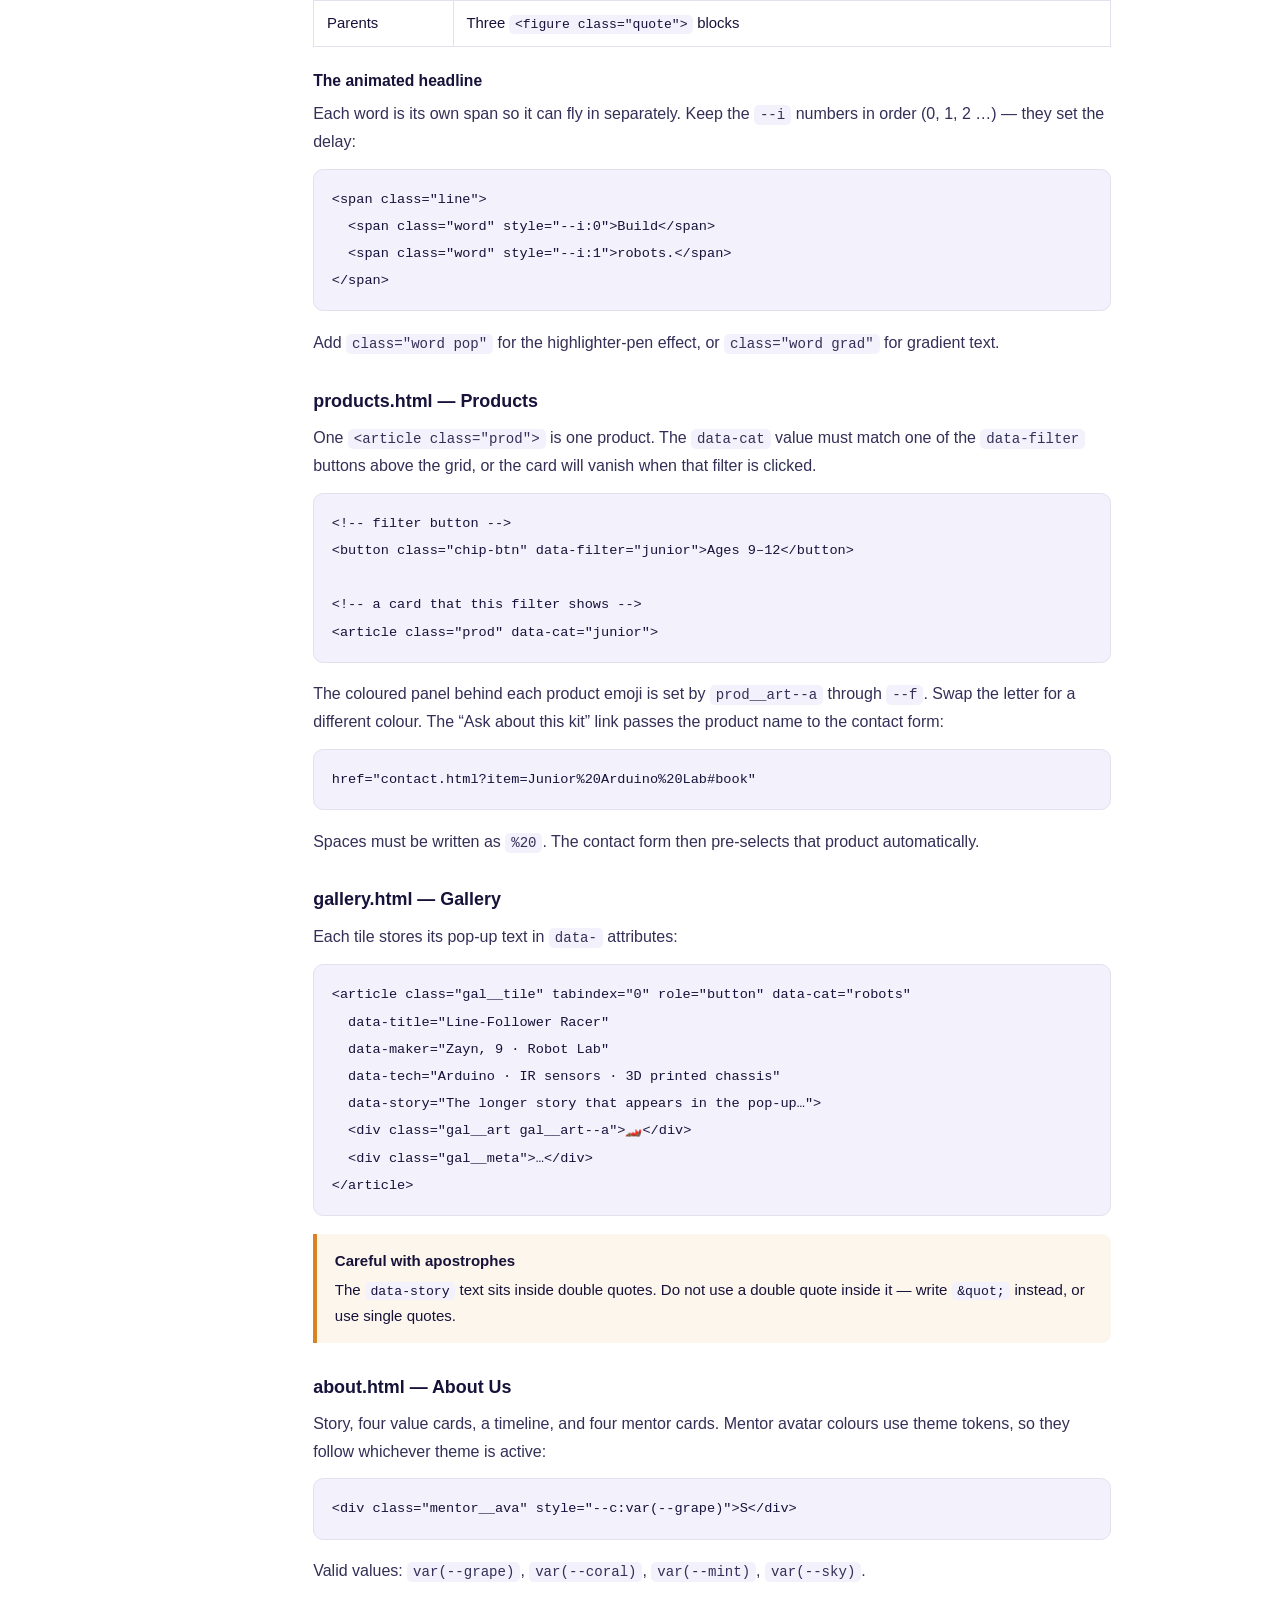
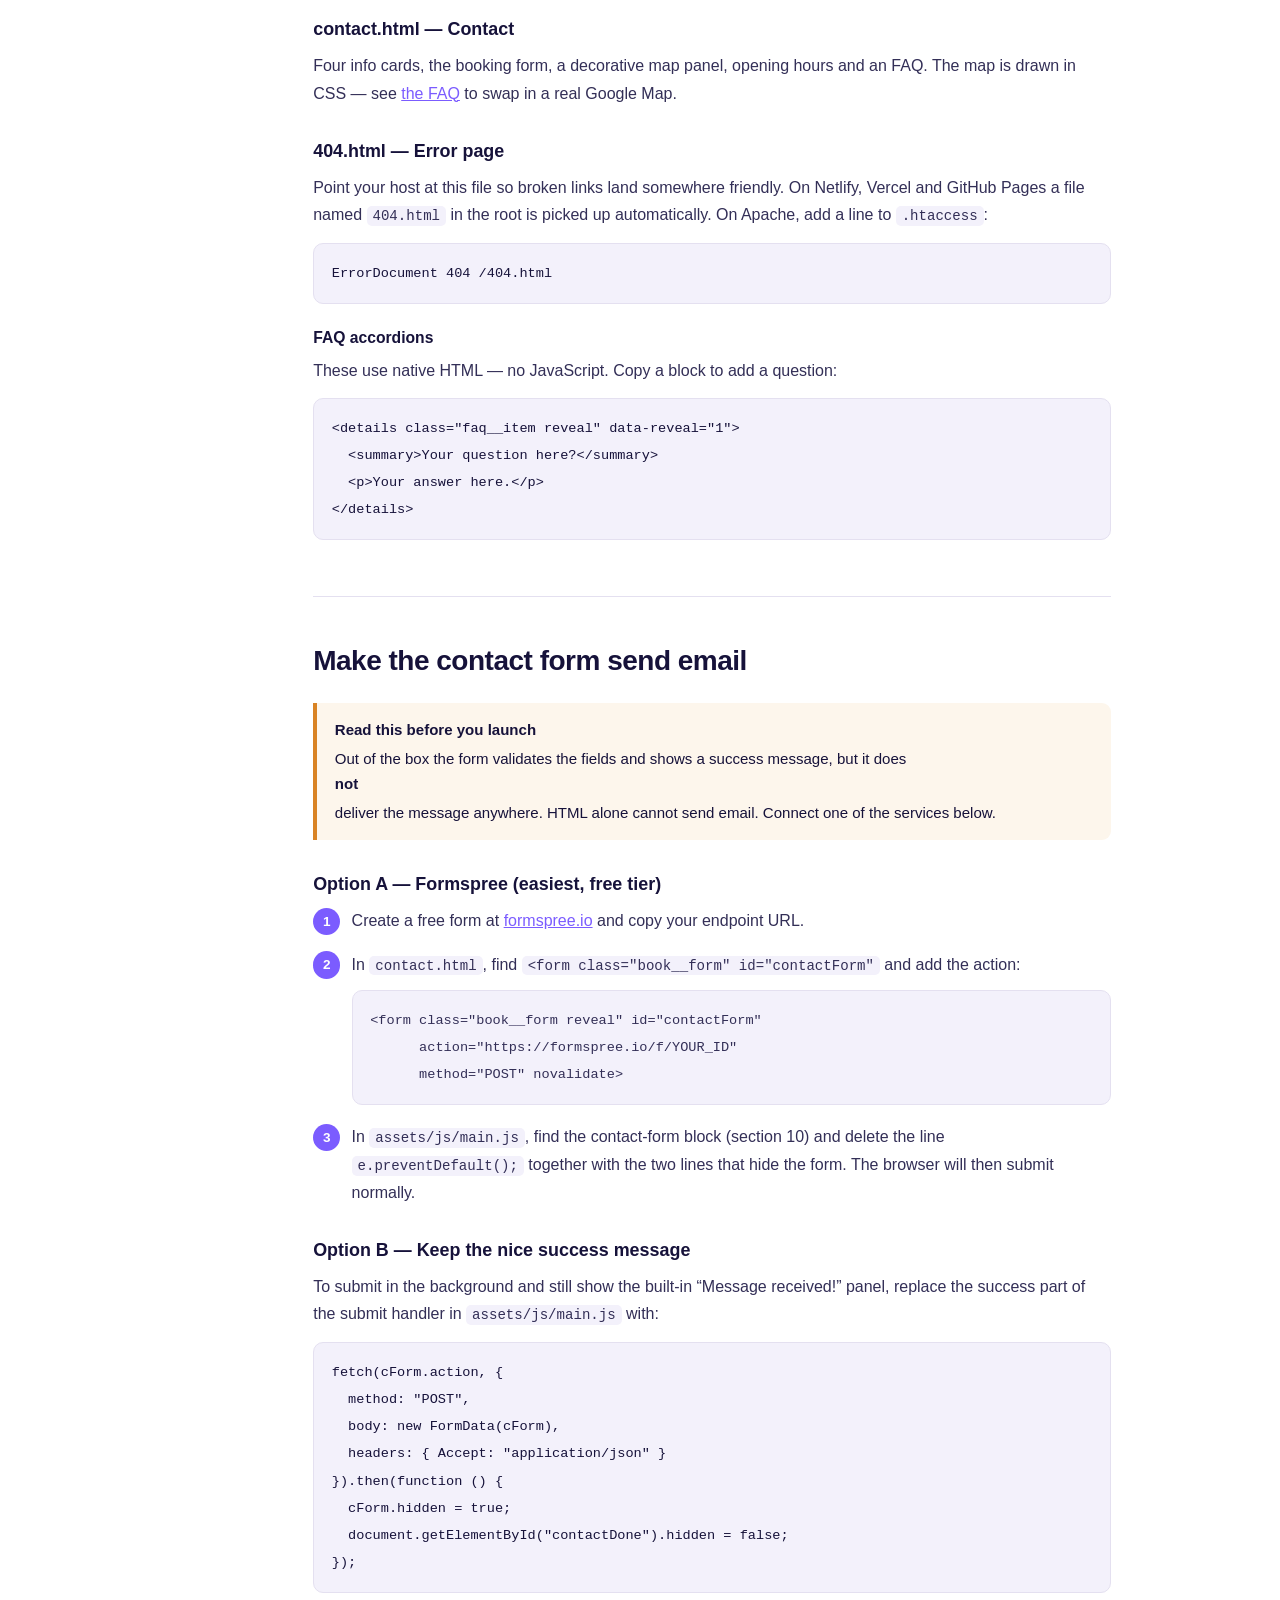
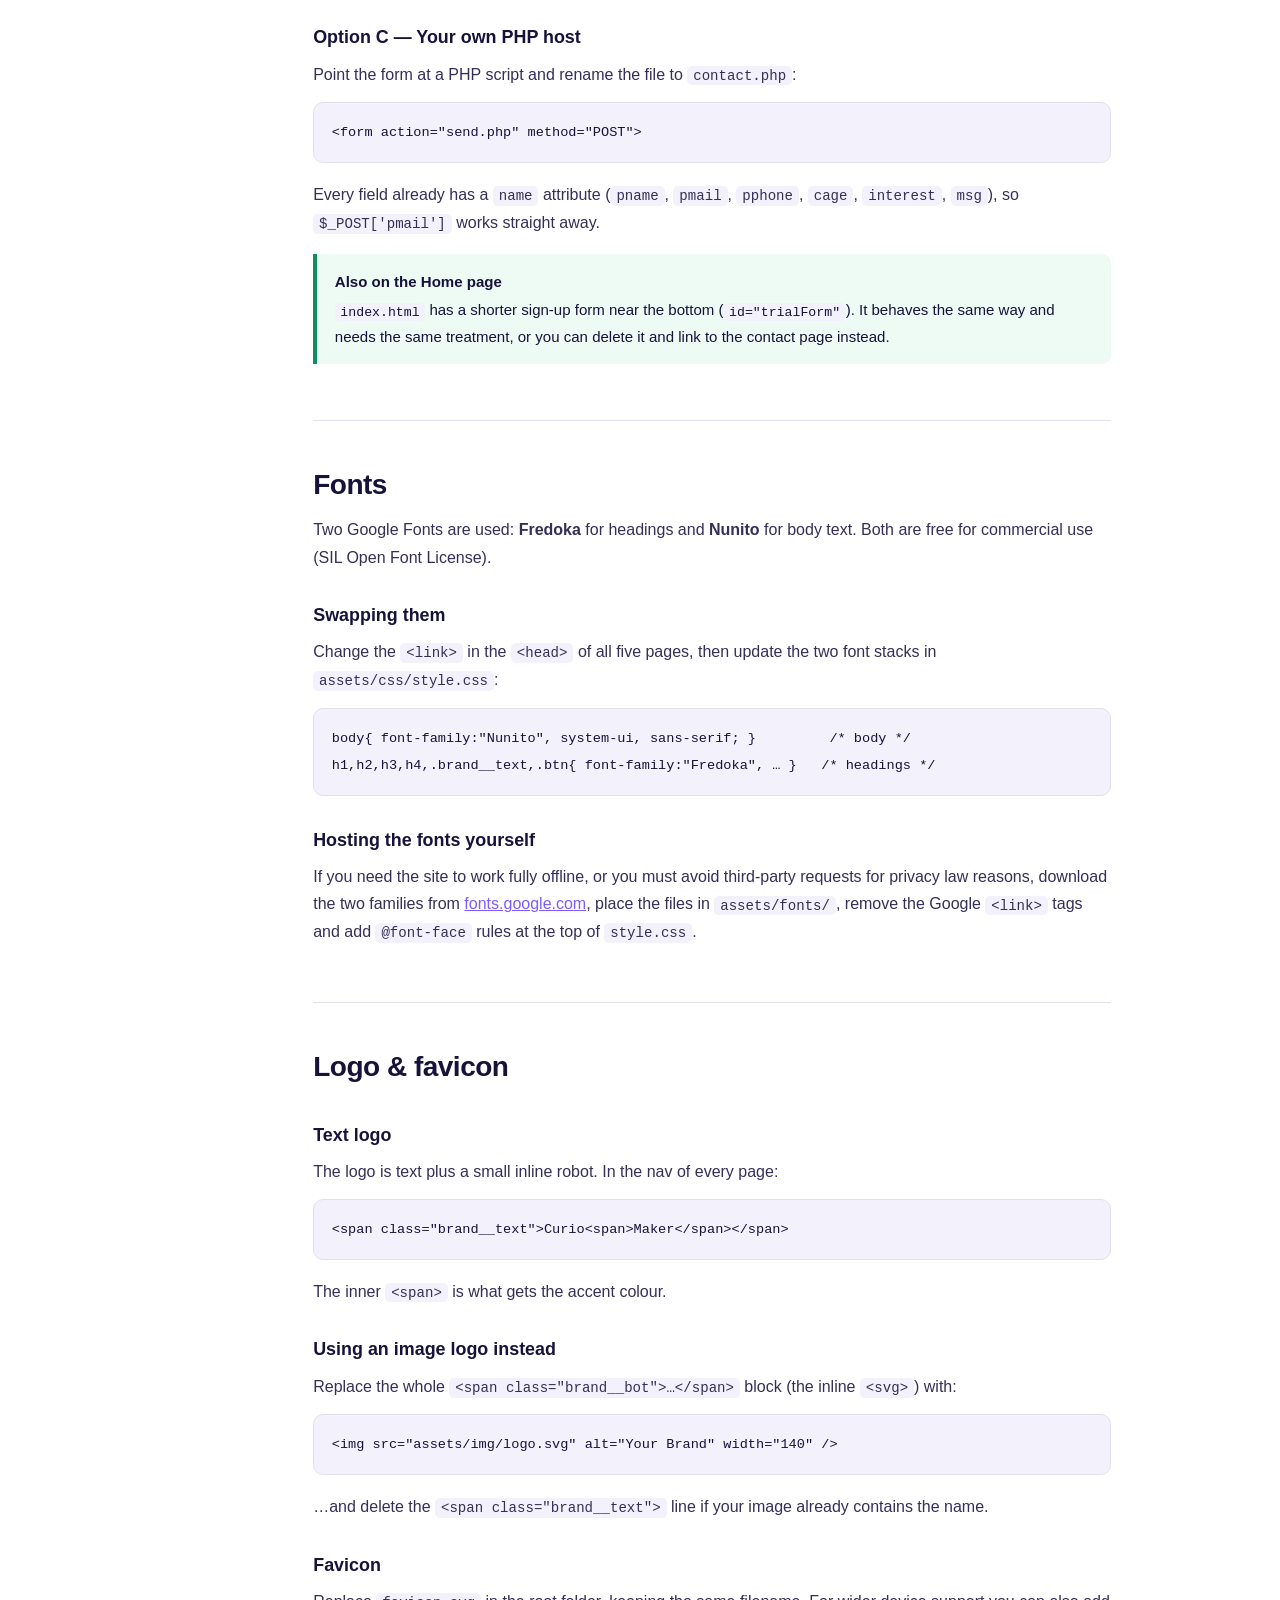
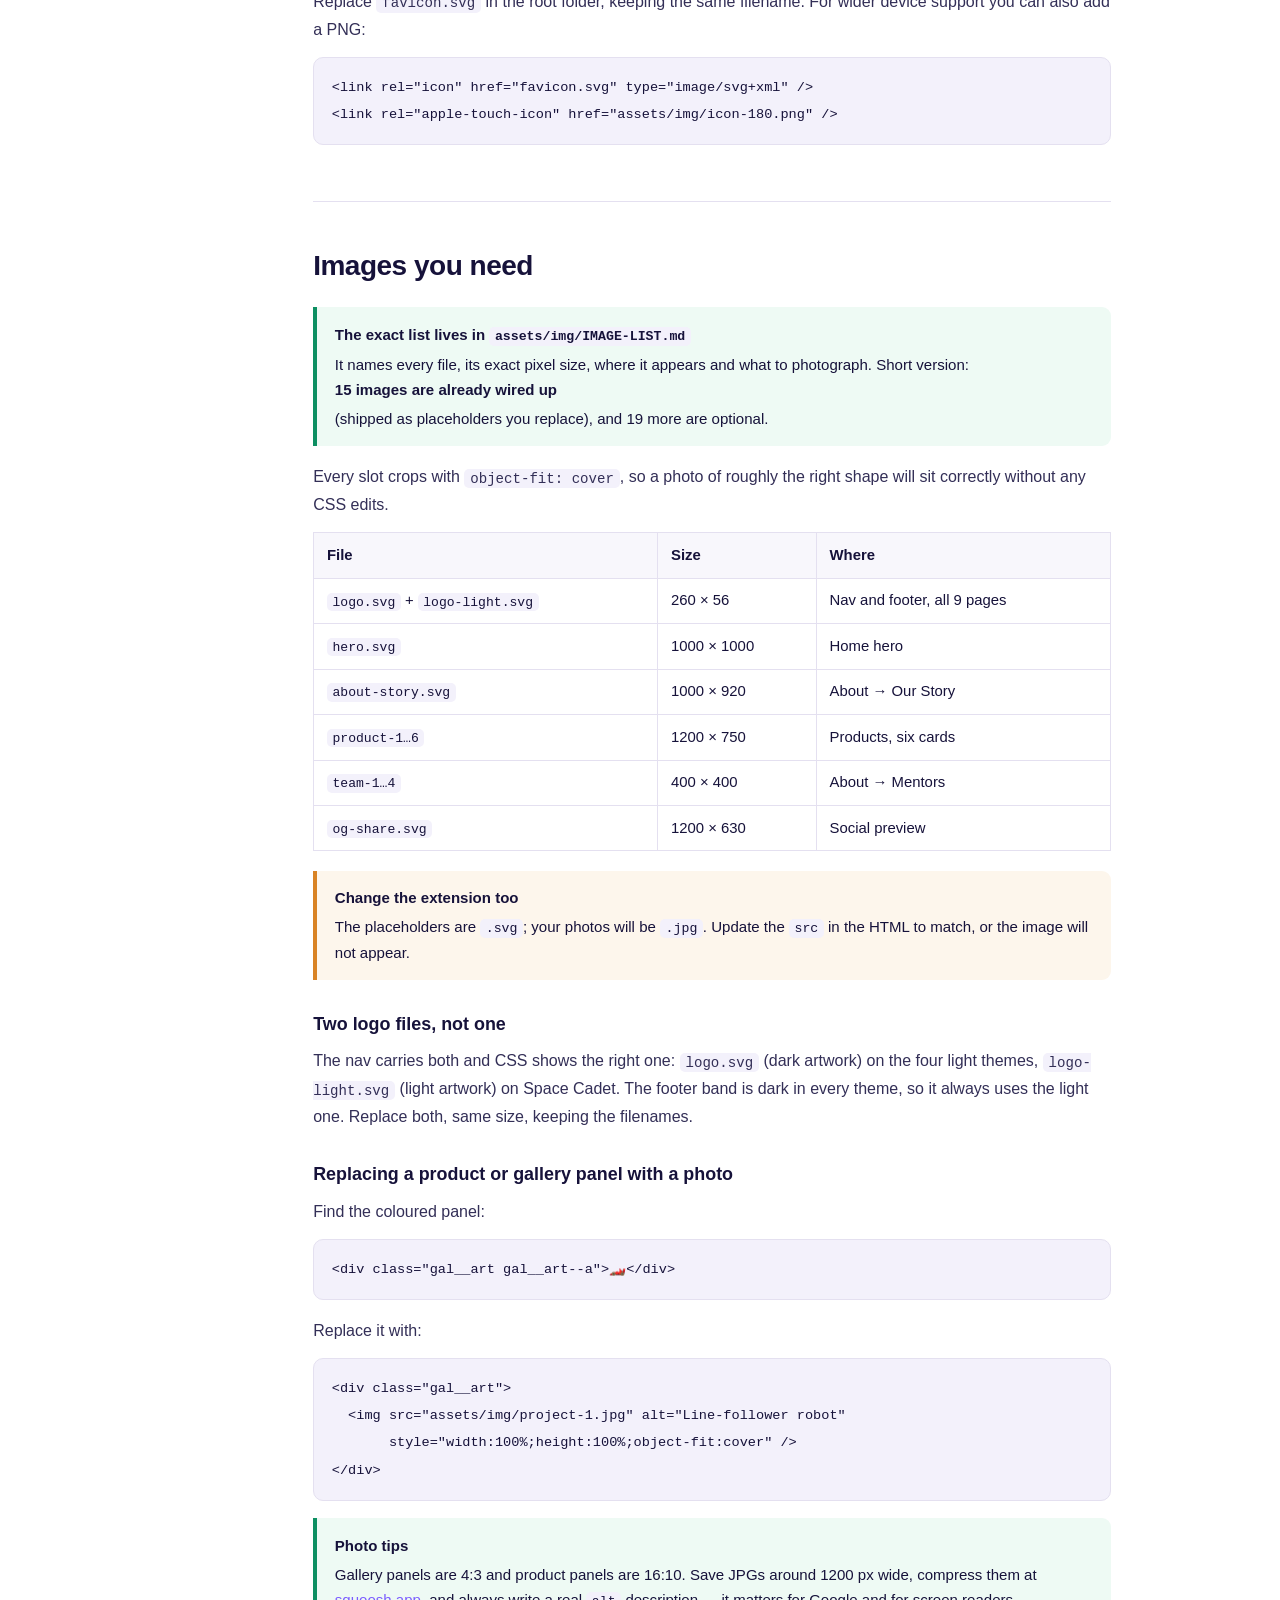
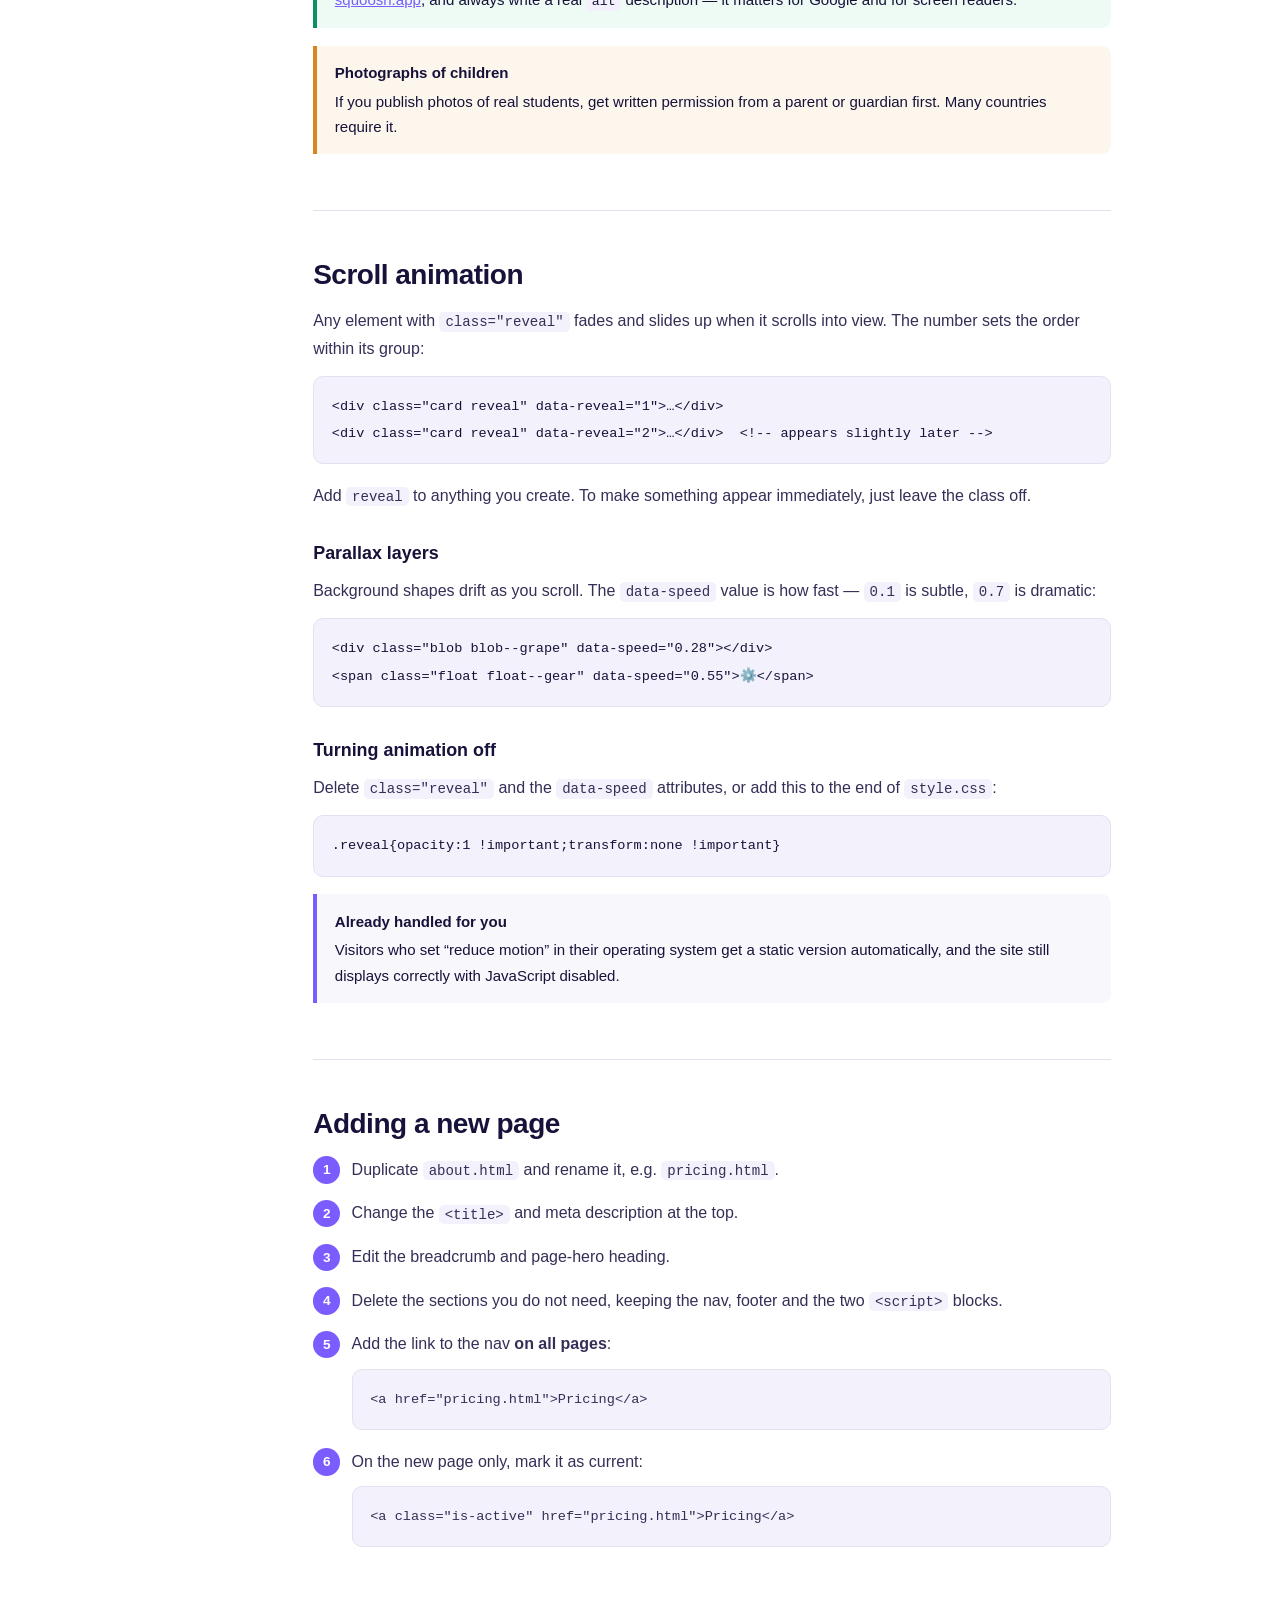
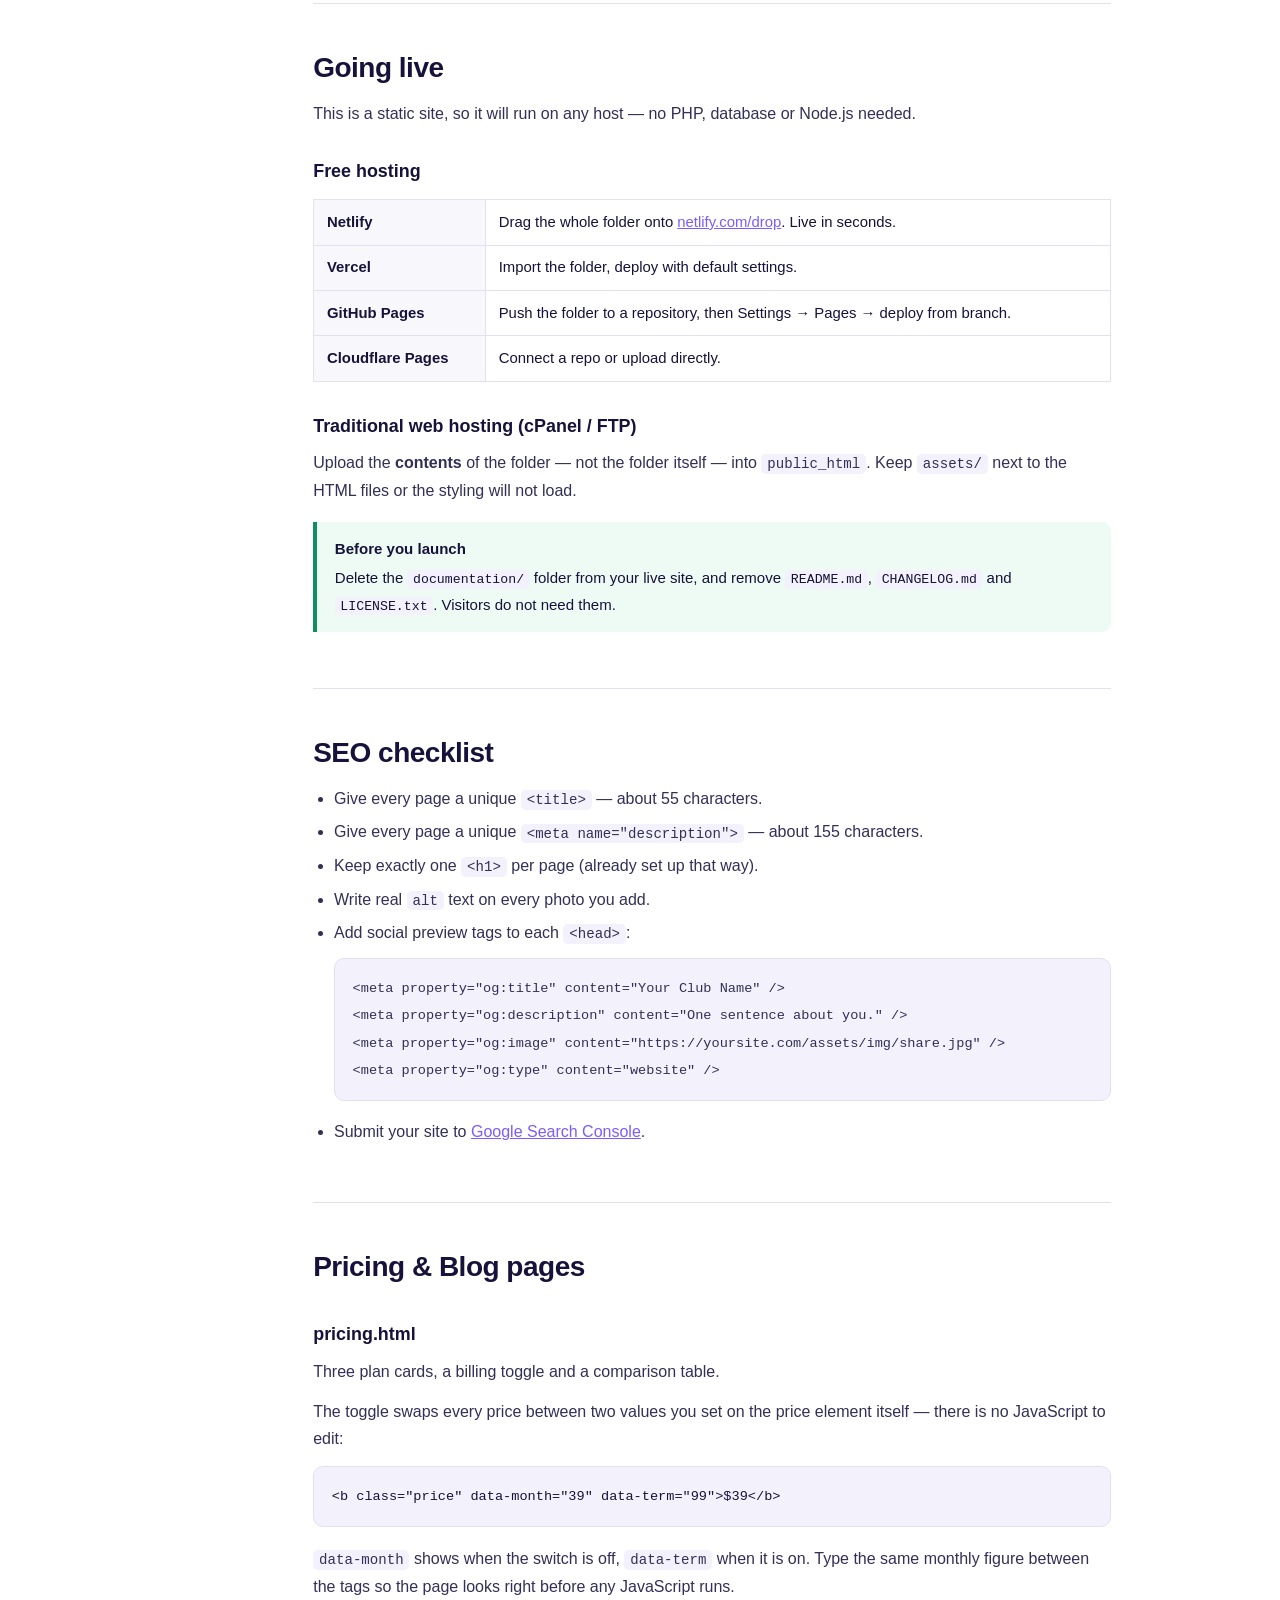
<file: documentation/index.html>
<!DOCTYPE html>
<html lang="en">
<head>
<meta charset="UTF-8" />
<meta name="viewport" content="width=device-width, initial-scale=1.0" />
<title>STEM Robo Kid’s — Documentation</title>
<style>
  :root{
    --ink:#16123a; --soft:#5b5580; --line:#e4e0f0;
    --bg:#ffffff; --panel:#f8f7fc; --accent:#7b5cff; --code:#f3f1fb;
    --ok:#0d8f62; --warn:#b8860b;
  }
  *,*::before,*::after{box-sizing:border-box;margin:0;padding:0}
  body{
    font:16px/1.7 -apple-system,BlinkMacSystemFont,"Segoe UI",Roboto,Helvetica,Arial,sans-serif;
    color:var(--ink);background:var(--bg);
  }
  .wrap{display:grid;grid-template-columns:262px 1fr;min-height:100vh;align-items:start}

  /* sidebar */
  .side{
    position:sticky;top:0;height:100vh;overflow-y:auto;
    background:var(--panel);border-right:1px solid var(--line);padding:1.8rem 1.3rem;
  }
  .side h1{font-size:1.18rem;line-height:1.25;margin-bottom:.15rem}
  .side .ver{font-size:.8rem;color:var(--soft);margin-bottom:1.4rem;display:block}
  .side h2{
    font-size:.72rem;text-transform:uppercase;letter-spacing:.09em;color:var(--soft);
    margin:1.5rem 0 .5rem;
  }
  .side a{display:block;color:var(--ink);text-decoration:none;font-size:.92rem;padding:.28rem .5rem;border-radius:7px}
  .side a:hover{background:#ece8fa;color:var(--accent)}

  /* content */
  main{padding:3rem clamp(1.2rem,4vw,3.5rem);max-width:900px}
  section{margin-bottom:3.5rem;scroll-margin-top:1.5rem}
  h2.t{font-size:1.75rem;margin-bottom:.5rem;letter-spacing:-.5px}
  h3{font-size:1.12rem;margin:1.8rem 0 .5rem}
  h4{font-size:.98rem;margin:1.3rem 0 .35rem}
  p,li{color:#332f57}
  p{margin-bottom:.85rem}
  ul,ol{margin:0 0 1rem 1.3rem}
  li{margin-bottom:.35rem}
  a{color:var(--accent)}
  hr{border:0;border-top:1px solid var(--line);margin:2.5rem 0}

  code{background:var(--code);padding:.13em .42em;border-radius:5px;font-size:.88em;
       font-family:ui-monospace,SFMono-Regular,Menlo,Consolas,monospace}
  pre{background:var(--code);border:1px solid var(--line);border-radius:10px;
      padding:1rem 1.1rem;overflow-x:auto;margin:.7rem 0 1.1rem}
  pre code{background:none;padding:0;font-size:.85rem;line-height:1.6}

  .note,.warn,.tip{
    border-left:4px solid var(--accent);background:var(--panel);
    padding:.9rem 1.1rem;border-radius:0 9px 9px 0;margin:1.1rem 0;font-size:.94rem;
  }
  .warn{border-left-color:#d98324;background:#fdf6ec}
  .tip{border-left-color:var(--ok);background:#eefaf4}
  .note strong,.warn strong,.tip strong{display:block;margin-bottom:.2rem}

  table{border-collapse:collapse;width:100%;margin:.8rem 0 1.2rem;font-size:.93rem}
  th,td{border:1px solid var(--line);padding:.6rem .8rem;text-align:left;vertical-align:top}
  th{background:var(--panel);font-weight:600}
  td code{white-space:nowrap}

  .lead{font-size:1.08rem;color:var(--soft);margin-bottom:1.5rem}
  .badge{display:inline-block;background:var(--accent);color:#fff;font-size:.72rem;
         font-weight:600;padding:.2em .6em;border-radius:20px;vertical-align:middle}
  .steps{counter-reset:s;list-style:none;margin-left:0}
  .steps>li{counter-increment:s;position:relative;padding-left:2.4rem;margin-bottom:1rem}
  .steps>li::before{
    content:counter(s);position:absolute;left:0;top:.05rem;
    width:1.7rem;height:1.7rem;border-radius:50%;background:var(--accent);color:#fff;
    display:grid;place-items:center;font-size:.85rem;font-weight:600;
  }
  @media (max-width:820px){
    .wrap{grid-template-columns:1fr}
    .side{position:static;height:auto;border-right:0;border-bottom:1px solid var(--line)}
    main{padding-top:2rem}
  }
</style>
</head>
<body>
<div class="wrap">

<aside class="side">
  <h1>STEM Robo Kid’s</h1>
  <span class="ver">HTML Template · v1.0.0</span>

  <h2>Start here</h2>
  <a href="#intro">Introduction</a>
  <a href="#start">Quick start</a>
  <a href="#files">File structure</a>

  <h2>Customise</h2>
  <a href="#colors">Colours &amp; themes</a>
  <a href="#content">Editing content</a>
  <a href="#pages">Page by page</a>
  <a href="#newpages">Pricing &amp; Blog</a>
  <a href="#fonts">Fonts</a>
  <a href="#logo">Logo &amp; favicon</a>
  <a href="#images">Images you need</a>
  <a href="#icons">Icons</a>

  <h2>Features</h2>
  <a href="#form">Make the form send</a>
  <a href="#animation">Scroll animation</a>
  <a href="#addpage">Adding a new page</a>

  <h2>Publish</h2>
  <a href="#deploy">Going live</a>
  <a href="#seo">SEO checklist</a>

  <h2>Reference</h2>
  <a href="#credits">Credits &amp; licences</a>
  <a href="#faq">FAQ</a>
  <a href="#support">Support</a>
</aside>

<main>

<!-- ─────────────────────────────────────────── -->
<section id="intro">
  <h2 class="t">STEM Robo Kid’s <span class="badge">v1.0.0</span></h2>
  <p class="lead">
    A nine-page HTML template for kids&rsquo; STEM, robotics and coding clubs —
    with five built-in colour themes and a scroll-animated hero.
  </p>

  <p>Thank you for buying STEM Robo Kid’s. This document covers everything you need
     to make the template your own. Nothing here requires a build step, a
     framework, or Node.js — it is plain HTML, CSS and JavaScript.</p>

  <h3>What you need to know</h3>
  <p><strong>Basic HTML.</strong> If you can find a heading in a file and type over it,
     you can customise this template. No JavaScript knowledge is required for
     normal content edits.</p>

  <h3>What is included</h3>
  <table>
    <tr><th>9 pages</th><td>Home, About Us, Products, Pricing, Gallery, Blog, Blog Post, Contact, 404</td></tr>
    <tr><th>5 colour themes</th><td>Switchable live; one is a full dark theme</td></tr>
    <tr><th>Responsive</th><td>Desktop, tablet and mobile layouts</td></tr>
    <tr><th>No dependencies</th><td>No jQuery, no Bootstrap, no build tools</td></tr>
    <tr><th>Working parts</th><td>Filterable product, gallery &amp; blog grids, project lightbox, pricing toggle, validated contact form, FAQ accordions, animated counters</td></tr>
  </table>
</section>

<hr />

<!-- ─────────────────────────────────────────── -->
<section id="start">
  <h2 class="t">Quick start</h2>

  <ol class="steps">
    <li><strong>Unzip the folder.</strong> Everything lives inside one folder — keep it together.</li>
    <li><strong>Double-click <code>index.html</code>.</strong> It opens in your browser. That is the whole setup — there is nothing to install.</li>
    <li><strong>Open the folder in a code editor.</strong> <a href="https://code.visualstudio.com/">VS Code</a> is free and works well.</li>
    <li><strong>Edit the text</strong> in the <code>.html</code> files, save, and refresh your browser.</li>
  </ol>

  <div class="tip">
    <strong>Recommended: use Live Server</strong>
    In VS Code, install the “Live Server” extension, then right-click
    <code>index.html</code> → <em>Open with Live Server</em>. Your browser then
    refreshes automatically every time you save.
  </div>

  <div class="warn">
    <strong>One thing that needs a server</strong>
    Opening files directly with <code>file://</code> works for everything except
    the theme memory (it is stored per-page instead of shared). On a real web
    host, or via Live Server, this works normally. Nothing else is affected.
  </div>
</section>

<hr />

<!-- ─────────────────────────────────────────── -->
<section id="files">
  <h2 class="t">File structure</h2>

<pre><code>stem-robo-kids/
├── index.html            ← Home page
├── about.html            ← About Us
├── products.html         ← Products / kits
├── pricing.html          ← Membership plans
├── gallery.html          ← Student project gallery
├── blog.html             ← Article listing
├── blog-single.html      ← Single article layout
├── contact.html          ← Contact + booking form
├── 404.html              ← Error page
├── favicon.svg           ← Browser tab icon
│
├── assets/
│   ├── css/
│   │   ├── themes.css    ← 🎨 ALL COLOURS LIVE HERE
│   │   ├── style.css     ← Shared layout: nav, hero, buttons, footer
│   │   └── pages.css     ← Inner-page styles: products, gallery, forms
│   ├── js/
│   │   └── main.js       ← All interactions (one file, commented)
│   └── img/              ← Put your own photos here
│
├── documentation/
│   └── index.html        ← This file
│
├── README.md             ← Short version of this guide
├── CHANGELOG.md          ← Version history
└── LICENSE.txt           ← What you are allowed to do with it</code></pre>

  <h3>Which file do I edit?</h3>
  <table>
    <tr><th>I want to…</th><th>Open this</th></tr>
    <tr><td>Change words, headings, prices</td><td>the <code>.html</code> file for that page</td></tr>
    <tr><td>Change colours</td><td><code>assets/css/themes.css</code></td></tr>
    <tr><td>Change spacing, sizes, borders</td><td><code>assets/css/style.css</code></td></tr>
    <tr><td>Change product / gallery / form styling</td><td><code>assets/css/pages.css</code></td></tr>
    <tr><td>Change how something behaves</td><td><code>assets/js/main.js</code></td></tr>
  </table>

  <div class="note">
    <strong>Look for <code>EDIT:</code> comments</strong>
    The HTML files contain comments like
    <code>&lt;!-- EDIT: your logo + brand name --&gt;</code>
    marking the spots most people change first. Search the files for
    <code>EDIT:</code> to find them all.
  </div>
</section>

<hr />

<!-- ─────────────────────────────────────────── -->
<section id="colors">
  <h2 class="t">Colours &amp; themes</h2>

  <p>All colour lives in one file: <code>assets/css/themes.css</code>.
     Nothing else in the template contains a hard-coded colour, so changing that
     one file recolours the entire site — including the robot mascot.</p>

  <h3>The five bundled themes</h3>
  <table>
    <tr><th>Name</th><th>Key</th><th>Look</th></tr>
    <tr><td>Robo Pop</td><td><code>pop</code></td><td>Purple, sky blue and sunshine on cream <em>(default)</em></td></tr>
    <tr><td>Bubblegum</td><td><code>bubble</code></td><td>Candy pink, cyan and teal</td></tr>
    <tr><td>Jungle Circuit</td><td><code>jungle</code></td><td>Forest green, river blue and clay</td></tr>
    <tr><td>Space Cadet</td><td><code>space</code></td><td>Dark theme — deep navy and neon</td></tr>
    <tr><td>Sunset Lab</td><td><code>sunset</code></td><td>Tangerine, plum and warm teal</td></tr>
  </table>

  <h3>Setting a permanent theme</h3>
  <p>Visitors can switch themes with the 🎨 button. To ship your site with one
     fixed theme instead, add <code>data-theme</code> to the <code>&lt;html&gt;</code> tag
     of every page:</p>
<pre><code>&lt;html lang="en" data-theme="jungle"&gt;</code></pre>
  <p>To remove the switcher entirely, delete the
     <code>&lt;div class="themer"&gt;…&lt;/div&gt;</code> block near the bottom of each page.</p>

  <h3>Changing a theme&rsquo;s colours</h3>
  <p>Each theme is one block of ten colours. Change the hex codes and save:</p>
<pre><code>:root[data-theme="jungle"]{
  --ink:#12261b;      --ink-rgb:18,38,27;   /* text + all outlines   */
  --ink-soft:#4a6353;                       /* secondary text        */
  --cream:#f3f7e6;    --cream-rgb:243,247,230;  /* page background   */
  --white:#ffffff;                          /* card surface          */
  --deep:#12261b;                           /* footer / stats band   */
  --on-deep:#f3f7e6;  --on-deep-rgb:243,247,230;
  --on-accent:#12261b;                      /* text on bright fills  */
  --veil:rgba(18,38,27,.74);                /* lightbox backdrop     */

  --grape:#2f7a4f;    /* primary accent  */
  --sky:#2f9ec4;      /* secondary       */
  --sun:#ffc93c;      /* buttons, badges */
  --coral:#cf5630;    /* highlights      */
  --mint:#8ed14f;     /* success, ticks  */
}</code></pre>

  <div class="warn">
    <strong>Two rules to keep it readable</strong>
    <strong style="display:inline">1.</strong> If you change <code>--ink</code> or <code>--cream</code>,
    update the matching <code>--ink-rgb</code> / <code>--cream-rgb</code> to the same colour
    in comma form — they power the subtle transparent tints.<br />
    <strong style="display:inline">2.</strong> <code>--deep</code> must stay dark and
    <code>--on-accent</code> must stay dark, whatever else you do. White text is drawn
    on <code>--deep</code>, and dark text is drawn on the bright accents.
  </div>

  <h3>Adding a sixth theme</h3>
  <ol class="steps">
    <li>Copy any complete block in <code>themes.css</code> and rename the key, e.g.
        <code>:root[data-theme="ocean"]{ … }</code></li>
    <li>Change the colours inside it.</li>
    <li>In every <code>.html</code> file, add a button to the theme panel:
<pre><code>&lt;button class="swatch" data-theme="ocean" aria-pressed="false"&gt;
  &lt;i&gt;&lt;/i&gt;Ocean&lt;span class="swatch__tick"&gt;✓&lt;/span&gt;
&lt;/button&gt;</code></pre></li>
    <li>Give the swatch its little preview stripe in <code>assets/css/style.css</code>
        (search for <code>.swatch[data-theme=</code>):
<pre><code>.swatch[data-theme="ocean"]{--s1:#0b6fa4;--s2:#31d3c9;--s3:#ffd86b}</code></pre></li>
  </ol>
</section>

<hr />

<!-- ─────────────────────────────────────────── -->
<section id="content">
  <h2 class="t">Editing content</h2>

  <p>Open any <code>.html</code> file in your editor. Sections are separated by
     banner comments so you can find them quickly:</p>
<pre><code>&lt;!-- ══ PROGRAMS ══ --&gt;
&lt;section class="section programs" id="programs"&gt;
  …
&lt;/section&gt;</code></pre>

  <h3>Golden rule: copy, don&rsquo;t invent</h3>
  <p>To add another card, product, project, mentor or FAQ, copy an existing
     block from <code>&lt;article&gt;</code> (or <code>&lt;details&gt;</code>) to its closing tag,
     paste it below, and change the words. To remove one, delete the whole block.
     The grids re-flow automatically — you never have to touch the CSS.</p>

  <h3>Things to replace everywhere</h3>
  <table>
    <tr><th>Placeholder</th><th>Where</th></tr>
    <tr><td>Brand name <code>CurioMaker</code></td><td>Nav and footer on all 9 pages</td></tr>
    <tr><td><code>hello@stemrobokids.com</code></td><td>Footer on all 9 pages, Contact page</td></tr>
    <tr><td><code>+92 000 000 0000</code></td><td>Footer on all 9 pages, Contact page</td></tr>
    <tr><td><code>24 Maker Street, Your City</code></td><td>Contact page</td></tr>
    <tr><td>Social links <code>href="#"</code></td><td>Footer on all 9 pages</td></tr>
    <tr><td>Prices <code>$59</code> etc.</td><td>Products page</td></tr>
    <tr><td>Plan prices <code>data-month</code> / <code>data-term</code></td><td>Pricing page</td></tr>
  </table>

  <div class="tip">
    <strong>Fastest way to do this</strong>
    Use your editor&rsquo;s <em>Find in Folder</em> (Ctrl/Cmd + Shift + F in VS Code),
    search for <code>stemrobokids.com</code>, and Replace All across the folder.
    Repeat for the phone number and brand name.
  </div>

  <div class="note">
    <strong>The footer is repeated on every page</strong>
    This template is plain HTML with no includes, so the nav and footer exist in
    all nine files. When you change one, change all five. Find &amp; Replace across
    the folder does this in one go.
  </div>
</section>

<hr />

<!-- ─────────────────────────────────────────── -->
<section id="pages">
  <h2 class="t">Page by page</h2>

  <h3>index.html — Home</h3>
  <table>
    <tr><th>Section</th><th>What to change</th></tr>
    <tr><td>Hero</td><td>The three headline lines, the paragraph, both buttons, and the three trust stats</td></tr>
    <tr><td>Marquee</td><td>The scrolling word strip — edit <strong>both</strong> <code>&lt;span&gt;</code>s identically or the loop will jump</td></tr>
    <tr><td>Programs</td><td>Four <code>&lt;article class="card"&gt;</code> blocks</td></tr>
    <tr><td>Age Groups</td><td>Three <code>&lt;div class="lane"&gt;</code> blocks</td></tr>
    <tr><td>Stats</td><td>Change <code>data-count="1200"</code> — the number animates up to it</td></tr>
    <tr><td>How It Works</td><td>Four <code>&lt;li class="step"&gt;</code> blocks</td></tr>
    <tr><td>Parents</td><td>Three <code>&lt;figure class="quote"&gt;</code> blocks</td></tr>
  </table>

  <h4>The animated headline</h4>
  <p>Each word is its own span so it can fly in separately. Keep the
     <code>--i</code> numbers in order (0, 1, 2 …) — they set the delay:</p>
<pre><code>&lt;span class="line"&gt;
  &lt;span class="word" style="--i:0"&gt;Build&lt;/span&gt;
  &lt;span class="word" style="--i:1"&gt;robots.&lt;/span&gt;
&lt;/span&gt;</code></pre>
  <p>Add <code>class="word pop"</code> for the highlighter-pen effect, or
     <code>class="word grad"</code> for gradient text.</p>

  <h3>products.html — Products</h3>
  <p>One <code>&lt;article class="prod"&gt;</code> is one product. The
     <code>data-cat</code> value must match one of the
     <code>data-filter</code> buttons above the grid, or the card will vanish when
     that filter is clicked.</p>
<pre><code>&lt;!-- filter button --&gt;
&lt;button class="chip-btn" data-filter="junior"&gt;Ages 9–12&lt;/button&gt;

&lt;!-- a card that this filter shows --&gt;
&lt;article class="prod" data-cat="junior"&gt;</code></pre>
  <p>The coloured panel behind each product emoji is set by
     <code>prod__art--a</code> through <code>--f</code>. Swap the letter for a
     different colour. The “Ask about this kit” link passes the product name to
     the contact form:</p>
<pre><code>href="contact.html?item=Junior%20Arduino%20Lab#book"</code></pre>
  <p>Spaces must be written as <code>%20</code>. The contact form then
     pre-selects that product automatically.</p>

  <h3>gallery.html — Gallery</h3>
  <p>Each tile stores its pop-up text in <code>data-</code> attributes:</p>
<pre><code>&lt;article class="gal__tile" tabindex="0" role="button" data-cat="robots"
  data-title="Line-Follower Racer"
  data-maker="Zayn, 9 · Robot Lab"
  data-tech="Arduino · IR sensors · 3D printed chassis"
  data-story="The longer story that appears in the pop-up…"&gt;
  &lt;div class="gal__art gal__art--a"&gt;🏎️&lt;/div&gt;
  &lt;div class="gal__meta"&gt;…&lt;/div&gt;
&lt;/article&gt;</code></pre>
  <div class="warn">
    <strong>Careful with apostrophes</strong>
    The <code>data-story</code> text sits inside double quotes. Do not use a double
    quote inside it — write <code>&amp;quot;</code> instead, or use single quotes.
  </div>

  <h3>about.html — About Us</h3>
  <p>Story, four value cards, a timeline, and four mentor cards. Mentor avatar
     colours use theme tokens, so they follow whichever theme is active:</p>
<pre><code>&lt;div class="mentor__ava" style="--c:var(--grape)"&gt;S&lt;/div&gt;</code></pre>
  <p>Valid values: <code>var(--grape)</code>, <code>var(--coral)</code>,
     <code>var(--mint)</code>, <code>var(--sky)</code>.</p>

  <h3>contact.html — Contact</h3>
  <p>Four info cards, the booking form, a decorative map panel, opening hours and
     an FAQ. The map is drawn in CSS — see <a href="#faq">the FAQ</a> to swap in a
     real Google Map.</p>

  <h3>404.html — Error page</h3>
  <p>Point your host at this file so broken links land somewhere friendly.
     On Netlify, Vercel and GitHub Pages a file named <code>404.html</code> in the
     root is picked up automatically. On Apache, add a line to
     <code>.htaccess</code>:</p>
<pre><code>ErrorDocument 404 /404.html</code></pre>

  <h4>FAQ accordions</h4>
  <p>These use native HTML — no JavaScript. Copy a block to add a question:</p>
<pre><code>&lt;details class="faq__item reveal" data-reveal="1"&gt;
  &lt;summary&gt;Your question here?&lt;/summary&gt;
  &lt;p&gt;Your answer here.&lt;/p&gt;
&lt;/details&gt;</code></pre>
</section>

<hr />

<!-- ─────────────────────────────────────────── -->
<section id="form">
  <h2 class="t">Make the contact form send email</h2>

  <div class="warn">
    <strong>Read this before you launch</strong>
    Out of the box the form validates the fields and shows a success message,
    but it does <strong>not</strong> deliver the message anywhere. HTML alone
    cannot send email. Connect one of the services below.
  </div>

  <h3>Option A — Formspree (easiest, free tier)</h3>
  <ol class="steps">
    <li>Create a free form at <a href="https://formspree.io">formspree.io</a> and copy your endpoint URL.</li>
    <li>In <code>contact.html</code>, find <code>&lt;form class="book__form" id="contactForm"</code> and add the action:
<pre><code>&lt;form class="book__form reveal" id="contactForm"
      action="https://formspree.io/f/YOUR_ID"
      method="POST" novalidate&gt;</code></pre></li>
    <li>In <code>assets/js/main.js</code>, find the contact-form block (section 10)
        and delete the line <code>e.preventDefault();</code> together with the two
        lines that hide the form. The browser will then submit normally.</li>
  </ol>

  <h3>Option B — Keep the nice success message</h3>
  <p>To submit in the background and still show the built-in “Message received!”
     panel, replace the success part of the submit handler in
     <code>assets/js/main.js</code> with:</p>
<pre><code>fetch(cForm.action, {
  method: "POST",
  body: new FormData(cForm),
  headers: { Accept: "application/json" }
}).then(function () {
  cForm.hidden = true;
  document.getElementById("contactDone").hidden = false;
});</code></pre>

  <h3>Option C — Your own PHP host</h3>
  <p>Point the form at a PHP script and rename the file to <code>contact.php</code>:</p>
<pre><code>&lt;form action="send.php" method="POST"&gt;</code></pre>
  <p>Every field already has a <code>name</code> attribute
     (<code>pname</code>, <code>pmail</code>, <code>pphone</code>,
     <code>cage</code>, <code>interest</code>, <code>msg</code>), so
     <code>$_POST['pmail']</code> works straight away.</p>

  <div class="tip">
    <strong>Also on the Home page</strong>
    <code>index.html</code> has a shorter sign-up form near the bottom
    (<code>id="trialForm"</code>). It behaves the same way and needs the same
    treatment, or you can delete it and link to the contact page instead.
  </div>
</section>

<hr />

<!-- ─────────────────────────────────────────── -->
<section id="fonts">
  <h2 class="t">Fonts</h2>
  <p>Two Google Fonts are used: <strong>Fredoka</strong> for headings and
     <strong>Nunito</strong> for body text. Both are free for commercial use
     (SIL Open Font License).</p>

  <h3>Swapping them</h3>
  <p>Change the <code>&lt;link&gt;</code> in the <code>&lt;head&gt;</code> of all five pages,
     then update the two font stacks in <code>assets/css/style.css</code>:</p>
<pre><code>body{ font-family:"Nunito", system-ui, sans-serif; }         /* body */
h1,h2,h3,h4,.brand__text,.btn{ font-family:"Fredoka", … }   /* headings */</code></pre>

  <h3>Hosting the fonts yourself</h3>
  <p>If you need the site to work fully offline, or you must avoid third-party
     requests for privacy law reasons, download the two families from
     <a href="https://fonts.google.com">fonts.google.com</a>, place the files in
     <code>assets/fonts/</code>, remove the Google <code>&lt;link&gt;</code> tags and add
     <code>@font-face</code> rules at the top of <code>style.css</code>.</p>
</section>

<hr />

<!-- ─────────────────────────────────────────── -->
<section id="logo">
  <h2 class="t">Logo &amp; favicon</h2>

  <h3>Text logo</h3>
  <p>The logo is text plus a small inline robot. In the nav of every page:</p>
<pre><code>&lt;span class="brand__text"&gt;Curio&lt;span&gt;Maker&lt;/span&gt;&lt;/span&gt;</code></pre>
  <p>The inner <code>&lt;span&gt;</code> is what gets the accent colour.</p>

  <h3>Using an image logo instead</h3>
  <p>Replace the whole <code>&lt;span class="brand__bot"&gt;…&lt;/span&gt;</code> block
     (the inline <code>&lt;svg&gt;</code>) with:</p>
<pre><code>&lt;img src="assets/img/logo.svg" alt="Your Brand" width="140" /&gt;</code></pre>
  <p>…and delete the <code>&lt;span class="brand__text"&gt;</code> line if your image
     already contains the name.</p>

  <h3>Favicon</h3>
  <p>Replace <code>favicon.svg</code> in the root folder, keeping the same
     filename. For wider device support you can also add a PNG:</p>
<pre><code>&lt;link rel="icon" href="favicon.svg" type="image/svg+xml" /&gt;
&lt;link rel="apple-touch-icon" href="assets/img/icon-180.png" /&gt;</code></pre>
</section>

<hr />

<!-- ─────────────────────────────────────────── -->
<section id="images">
  <h2 class="t">Images you need</h2>

  <div class="tip">
    <strong>The exact list lives in <code>assets/img/IMAGE-LIST.md</code></strong>
    It names every file, its exact pixel size, where it appears and what to
    photograph. Short version: <strong>15 images are already wired up</strong>
    (shipped as placeholders you replace), and 19 more are optional.
  </div>

  <p>Every slot crops with <code>object-fit: cover</code>, so a photo of roughly
     the right shape will sit correctly without any CSS edits.</p>

  <table>
    <tr><th>File</th><th>Size</th><th>Where</th></tr>
    <tr><td><code>logo.svg</code> + <code>logo-light.svg</code></td><td>260 &times; 56</td><td>Nav and footer, all 9 pages</td></tr>
    <tr><td><code>hero.svg</code></td><td>1000 &times; 1000</td><td>Home hero</td></tr>
    <tr><td><code>about-story.svg</code></td><td>1000 &times; 920</td><td>About &rarr; Our Story</td></tr>
    <tr><td><code>product-1&hellip;6</code></td><td>1200 &times; 750</td><td>Products, six cards</td></tr>
    <tr><td><code>team-1&hellip;4</code></td><td>400 &times; 400</td><td>About &rarr; Mentors</td></tr>
    <tr><td><code>og-share.svg</code></td><td>1200 &times; 630</td><td>Social preview</td></tr>
  </table>

  <div class="warn">
    <strong>Change the extension too</strong>
    The placeholders are <code>.svg</code>; your photos will be
    <code>.jpg</code>. Update the <code>src</code> in the HTML to match, or the
    image will not appear.
  </div>

  <h3>Two logo files, not one</h3>
  <p>The nav carries both and CSS shows the right one: <code>logo.svg</code>
     (dark artwork) on the four light themes, <code>logo-light.svg</code> (light
     artwork) on Space Cadet. The footer band is dark in every theme, so it always
     uses the light one. Replace both, same size, keeping the filenames.</p>

  <h3>Replacing a product or gallery panel with a photo</h3>
  <p>Find the coloured panel:</p>
<pre><code>&lt;div class="gal__art gal__art--a"&gt;🏎️&lt;/div&gt;</code></pre>
  <p>Replace it with:</p>
<pre><code>&lt;div class="gal__art"&gt;
  &lt;img src="assets/img/project-1.jpg" alt="Line-follower robot"
       style="width:100%;height:100%;object-fit:cover" /&gt;
&lt;/div&gt;</code></pre>

  <div class="tip">
    <strong>Photo tips</strong>
    Gallery panels are 4:3 and product panels are 16:10. Save JPGs around
    1200&nbsp;px wide, compress them at <a href="https://squoosh.app">squoosh.app</a>,
    and always write a real <code>alt</code> description — it matters for Google
    and for screen readers.
  </div>

  <div class="warn">
    <strong>Photographs of children</strong>
    If you publish photos of real students, get written permission from a parent
    or guardian first. Many countries require it.
  </div>
</section>

<hr />

<!-- ─────────────────────────────────────────── -->
<section id="animation">
  <h2 class="t">Scroll animation</h2>

  <p>Any element with <code>class="reveal"</code> fades and slides up when it
     scrolls into view. The number sets the order within its group:</p>
<pre><code>&lt;div class="card reveal" data-reveal="1"&gt;…&lt;/div&gt;
&lt;div class="card reveal" data-reveal="2"&gt;…&lt;/div&gt;  &lt;!-- appears slightly later --&gt;</code></pre>

  <p>Add <code>reveal</code> to anything you create. To make something appear
     immediately, just leave the class off.</p>

  <h3>Parallax layers</h3>
  <p>Background shapes drift as you scroll. The <code>data-speed</code> value is
     how fast — <code>0.1</code> is subtle, <code>0.7</code> is dramatic:</p>
<pre><code>&lt;div class="blob blob--grape" data-speed="0.28"&gt;&lt;/div&gt;
&lt;span class="float float--gear" data-speed="0.55"&gt;⚙️&lt;/span&gt;</code></pre>

  <h3>Turning animation off</h3>
  <p>Delete <code>class="reveal"</code> and the <code>data-speed</code> attributes,
     or add this to the end of <code>style.css</code>:</p>
<pre><code>.reveal{opacity:1 !important;transform:none !important}</code></pre>
  <div class="note">
    <strong>Already handled for you</strong>
    Visitors who set “reduce motion” in their operating system get a static
    version automatically, and the site still displays correctly with
    JavaScript disabled.
  </div>
</section>

<hr />

<!-- ─────────────────────────────────────────── -->
<section id="addpage">
  <h2 class="t">Adding a new page</h2>
  <ol class="steps">
    <li>Duplicate <code>about.html</code> and rename it, e.g. <code>pricing.html</code>.</li>
    <li>Change the <code>&lt;title&gt;</code> and meta description at the top.</li>
    <li>Edit the breadcrumb and page-hero heading.</li>
    <li>Delete the sections you do not need, keeping the nav, footer and the
        two <code>&lt;script&gt;</code> blocks.</li>
    <li>Add the link to the nav <strong>on all pages</strong>:
<pre><code>&lt;a href="pricing.html"&gt;Pricing&lt;/a&gt;</code></pre></li>
    <li>On the new page only, mark it as current:
<pre><code>&lt;a class="is-active" href="pricing.html"&gt;Pricing&lt;/a&gt;</code></pre></li>
  </ol>
</section>

<hr />

<!-- ─────────────────────────────────────────── -->
<section id="deploy">
  <h2 class="t">Going live</h2>

  <p>This is a static site, so it will run on any host — no PHP, database or
     Node.js needed.</p>

  <h3>Free hosting</h3>
  <table>
    <tr><th>Netlify</th><td>Drag the whole folder onto <a href="https://app.netlify.com/drop">netlify.com/drop</a>. Live in seconds.</td></tr>
    <tr><th>Vercel</th><td>Import the folder, deploy with default settings.</td></tr>
    <tr><th>GitHub Pages</th><td>Push the folder to a repository, then Settings → Pages → deploy from branch.</td></tr>
    <tr><th>Cloudflare Pages</th><td>Connect a repo or upload directly.</td></tr>
  </table>

  <h3>Traditional web hosting (cPanel / FTP)</h3>
  <p>Upload the <strong>contents</strong> of the folder — not the folder itself —
     into <code>public_html</code>. Keep <code>assets/</code> next to the HTML files
     or the styling will not load.</p>

  <div class="tip">
    <strong>Before you launch</strong>
    Delete the <code>documentation/</code> folder from your live site, and remove
    <code>README.md</code>, <code>CHANGELOG.md</code> and <code>LICENSE.txt</code>.
    Visitors do not need them.
  </div>
</section>

<hr />

<!-- ─────────────────────────────────────────── -->
<section id="seo">
  <h2 class="t">SEO checklist</h2>
  <ul>
    <li>Give every page a unique <code>&lt;title&gt;</code> — about 55 characters.</li>
    <li>Give every page a unique <code>&lt;meta name="description"&gt;</code> — about 155 characters.</li>
    <li>Keep exactly one <code>&lt;h1&gt;</code> per page (already set up that way).</li>
    <li>Write real <code>alt</code> text on every photo you add.</li>
    <li>Add social preview tags to each <code>&lt;head&gt;</code>:
<pre><code>&lt;meta property="og:title" content="Your Club Name" /&gt;
&lt;meta property="og:description" content="One sentence about you." /&gt;
&lt;meta property="og:image" content="https://yoursite.com/assets/img/share.jpg" /&gt;
&lt;meta property="og:type" content="website" /&gt;</code></pre></li>
    <li>Submit your site to <a href="https://search.google.com/search-console">Google Search Console</a>.</li>
  </ul>
</section>

<hr />

<!-- ─────────────────────────────────────────── -->
<section id="newpages">
  <h2 class="t">Pricing &amp; Blog pages</h2>

  <h3>pricing.html</h3>
  <p>Three plan cards, a billing toggle and a comparison table.</p>
  <p>The toggle swaps every price between two values you set on the price
     element itself &mdash; there is no JavaScript to edit:</p>
<pre><code>&lt;b class="price" data-month="39" data-term="99"&gt;$39&lt;/b&gt;</code></pre>
  <p><code>data-month</code> shows when the switch is off, <code>data-term</code>
     when it is on. Type the same monthly figure between the tags so the page
     looks right before any JavaScript runs.</p>

  <div class="note">
    <strong>Changing the currency</strong>
    The <code>$</code> is added by the script. In
    <code>assets/js/main.js</code>, find the pricing block (section 10b) and change
    <code>"$"</code> to your symbol. Remember to change the hard-coded
    <code>$</code> in the HTML too.
  </div>

  <p>Mark a plan as the highlighted one by adding <code>plan--best</code> and a
     ribbon:</p>
<pre><code>&lt;article class="plan plan--best"&gt;
  &lt;span class="plan__tag"&gt;Most popular&lt;/span&gt;</code></pre>
  <p>In a plan&rsquo;s feature list, add <code>class="no"</code> to show a feature as
     not included:</p>
<pre><code>&lt;li class="no"&gt;Competition team&lt;/li&gt;</code></pre>

  <h3>blog.html</h3>
  <p>One <code>&lt;article class="post"&gt;</code> is one article. It uses the same
     filter system as the Products page &mdash; <code>data-cat</code> must match a
     <code>data-filter</code> button.</p>
  <p>Add <code>post--feature</code> to make a card span the full width as the
     lead story:</p>
<pre><code>&lt;article class="post post--feature" data-cat="parents"&gt;</code></pre>
  <p>Pagination at the bottom is static. When you have enough posts, create
     <code>blog-2.html</code> and point the links at it.</p>

  <h3>blog-single.html</h3>
  <p>Duplicate this file for each article. Inside
     <code>&lt;div class="article__body"&gt;</code> you can use ordinary
     <code>&lt;h2&gt;</code>, <code>&lt;p&gt;</code>, <code>&lt;ul&gt;</code> and
     <code>&lt;blockquote&gt;</code>, plus two extras:</p>
<pre><code>&lt;!-- a highlighted tip box --&gt;
&lt;div class="callout"&gt;
  &lt;b&gt;Try this&lt;/b&gt;
  &lt;p&gt;Your tip here.&lt;/p&gt;
&lt;/div&gt;

&lt;!-- an inline figure with caption --&gt;
&lt;div class="article__fig post__art--b"&gt;🔍&lt;/div&gt;
&lt;p class="article__cap"&gt;Your caption.&lt;/p&gt;</code></pre>
  <p>Swap <code>post__art--a</code> through <code>--f</code> for different
     panel colours, or replace the whole div with an
     <code>&lt;img&gt;</code> as described under
     <a href="#images">Using real photos</a>.</p>
</section>

<hr />

<!-- ─────────────────────────────────────────── -->
<section id="icons">
  <h2 class="t">Icons</h2>

  <p>Icons are inline SVG, drawn for this template. There is no icon font, no
     external file and no licence to pay for. Each page defines only the symbols
     it uses, in a hidden block just after <code>&lt;body&gt;</code>:</p>
<pre><code>&lt;svg class="sprite" aria-hidden="true"&gt;&lt;defs&gt;
  &lt;symbol id="i-robot" viewBox="0 0 24 24"&gt;…&lt;/symbol&gt;
&lt;/defs&gt;&lt;/svg&gt;</code></pre>

  <p>An icon is then one line:</p>
<pre><code>&lt;svg class="ico" aria-hidden="true"&gt;&lt;use href="#i-robot"/&gt;&lt;/svg&gt;</code></pre>

  <div class="tip">
    <strong>They theme themselves</strong>
    Icons use <code>stroke: currentColor</code> and are sized in <code>em</code>,
    so they take the colour and size of whatever they sit in &mdash; and follow
    all five themes with no extra work. To resize one, change the
    <code>font-size</code> of its parent.
  </div>

  <h3>Swapping an icon</h3>
  <p>Point the <code>use</code> at a different id on the same page, or paste a
     new <code>&lt;symbol&gt;</code> into that page&rsquo;s sprite. Any 24 &times; 24
     stroke icon works &mdash; set <code>fill="none"</code> and leave the stroke
     colour off so <code>currentColor</code> applies.</p>

  <div class="note">
    <strong>Why inline and not one shared file?</strong>
    An external sprite with <code>&lt;use href="icons.svg#id"&gt;</code> is blocked
    by browsers when a page is opened directly from disk. Inlining keeps the
    template working when you just double-click <code>index.html</code>.
  </div>

  <h3>Social icons</h3>
  <p>The four footer icons are deliberately generic shapes (camera, play,
     speech bubble, chat) rather than the official Instagram, YouTube, Facebook
     and WhatsApp marks, so there is no trademark question. If you want the real
     brand marks, download them from each company&rsquo;s own brand-assets page and
     follow their usage rules.</p>
</section>

<hr />

<!-- ─────────────────────────────────────────── -->
<section id="credits">
  <h2 class="t">Credits &amp; licences</h2>

  <table>
    <tr><th>Item</th><th>Source</th><th>Licence</th></tr>
    <tr><td>Fredoka (headings)</td><td>Google Fonts</td><td>SIL Open Font License 1.1</td></tr>
    <tr><td>Nunito (body)</td><td>Google Fonts</td><td>SIL Open Font License 1.1</td></tr>
    <tr><td>Icons</td><td>Original inline SVG, drawn for this template</td><td>Included with the template</td></tr>
    <tr><td>Robot mascot</td><td>Original artwork, inline SVG</td><td>Included with the template</td></tr>
    <tr><td>Photos</td><td>Placeholders only — no stock photography</td><td>Included; replace with your own</td></tr>
  </table>

  <div class="note">
    <strong>No third-party JavaScript</strong>
    There is no jQuery, Bootstrap, GSAP or any other library. All the
    JavaScript is in <code>assets/js/main.js</code> and was written for this
    template, so there are no extra licences to worry about.
  </div>

  <p>All names, prices, testimonials and student projects in the demo are
     fictional and exist only to show the layout. Replace them with your own.</p>
</section>

<hr />

<!-- ─────────────────────────────────────────── -->
<section id="faq">
  <h2 class="t">FAQ</h2>

  <h4>The page looks unstyled — just black text on white.</h4>
  <p>The <code>assets</code> folder is missing or was moved. It must sit in the
     same folder as the HTML files.</p>

  <h4>My theme choice does not stick between pages.</h4>
  <p>You are opening the files by double-clicking (<code>file://</code>).
     Browsers isolate storage per file in that mode. It works normally once the
     site is on a web server.</p>

  <h4>Can I use a real Google Map?</h4>
  <p>Yes. Replace the whole <code>&lt;div class="map"&gt;…&lt;/div&gt;</code> block in
     <code>contact.html</code> with a Google Maps embed iframe, and add
     <code>style="width:100%;height:100%;border:0"</code> to the iframe.</p>

  <h4>How do I remove a whole page?</h4>
  <p>Delete the <code>.html</code> file, then remove its link from the nav and
     footer on the remaining pages.</p>

  <h4>Does it work in Internet Explorer?</h4>
  <p>No. It uses CSS custom properties and <code>color-mix()</code>, so it needs a
     modern browser: Chrome, Edge, Firefox or Safari from 2023 onward. IE reached
     end of life in 2022.</p>

  <h4>Can I use this for a school, nursery or coding bootcamp?</h4>
  <p>Yes — the layout suits any kids&rsquo; education business. Change the wording
     and the colour theme and it reads completely differently.</p>

  <h4>Is it a WordPress theme?</h4>
  <p>No, this is a plain HTML template. It can be converted to WordPress by a
     developer, but no WordPress version is included.</p>
</section>

<hr />

<!-- ─────────────────────────────────────────── -->
<section id="support">
  <h2 class="t">Support</h2>
  <p>If something in the template does not work as described here, get in touch
     through the item&rsquo;s support channel on the marketplace where you bought it,
     and include:</p>
  <ul>
    <li>Your browser and version</li>
    <li>Which page and section</li>
    <li>A screenshot if you can</li>
  </ul>
  <p>Support covers bugs and questions about the template as delivered. It does
     not cover custom development, hosting problems, or third-party services.</p>

  <p style="margin-top:2.5rem;color:var(--soft);font-size:.9rem">
    Thanks for choosing STEM Robo Kid’s. If it works out for you, a rating on the
    marketplace genuinely helps. 🤖
  </p>
</section>

</main>
</div>
</body>
</html>
</file>
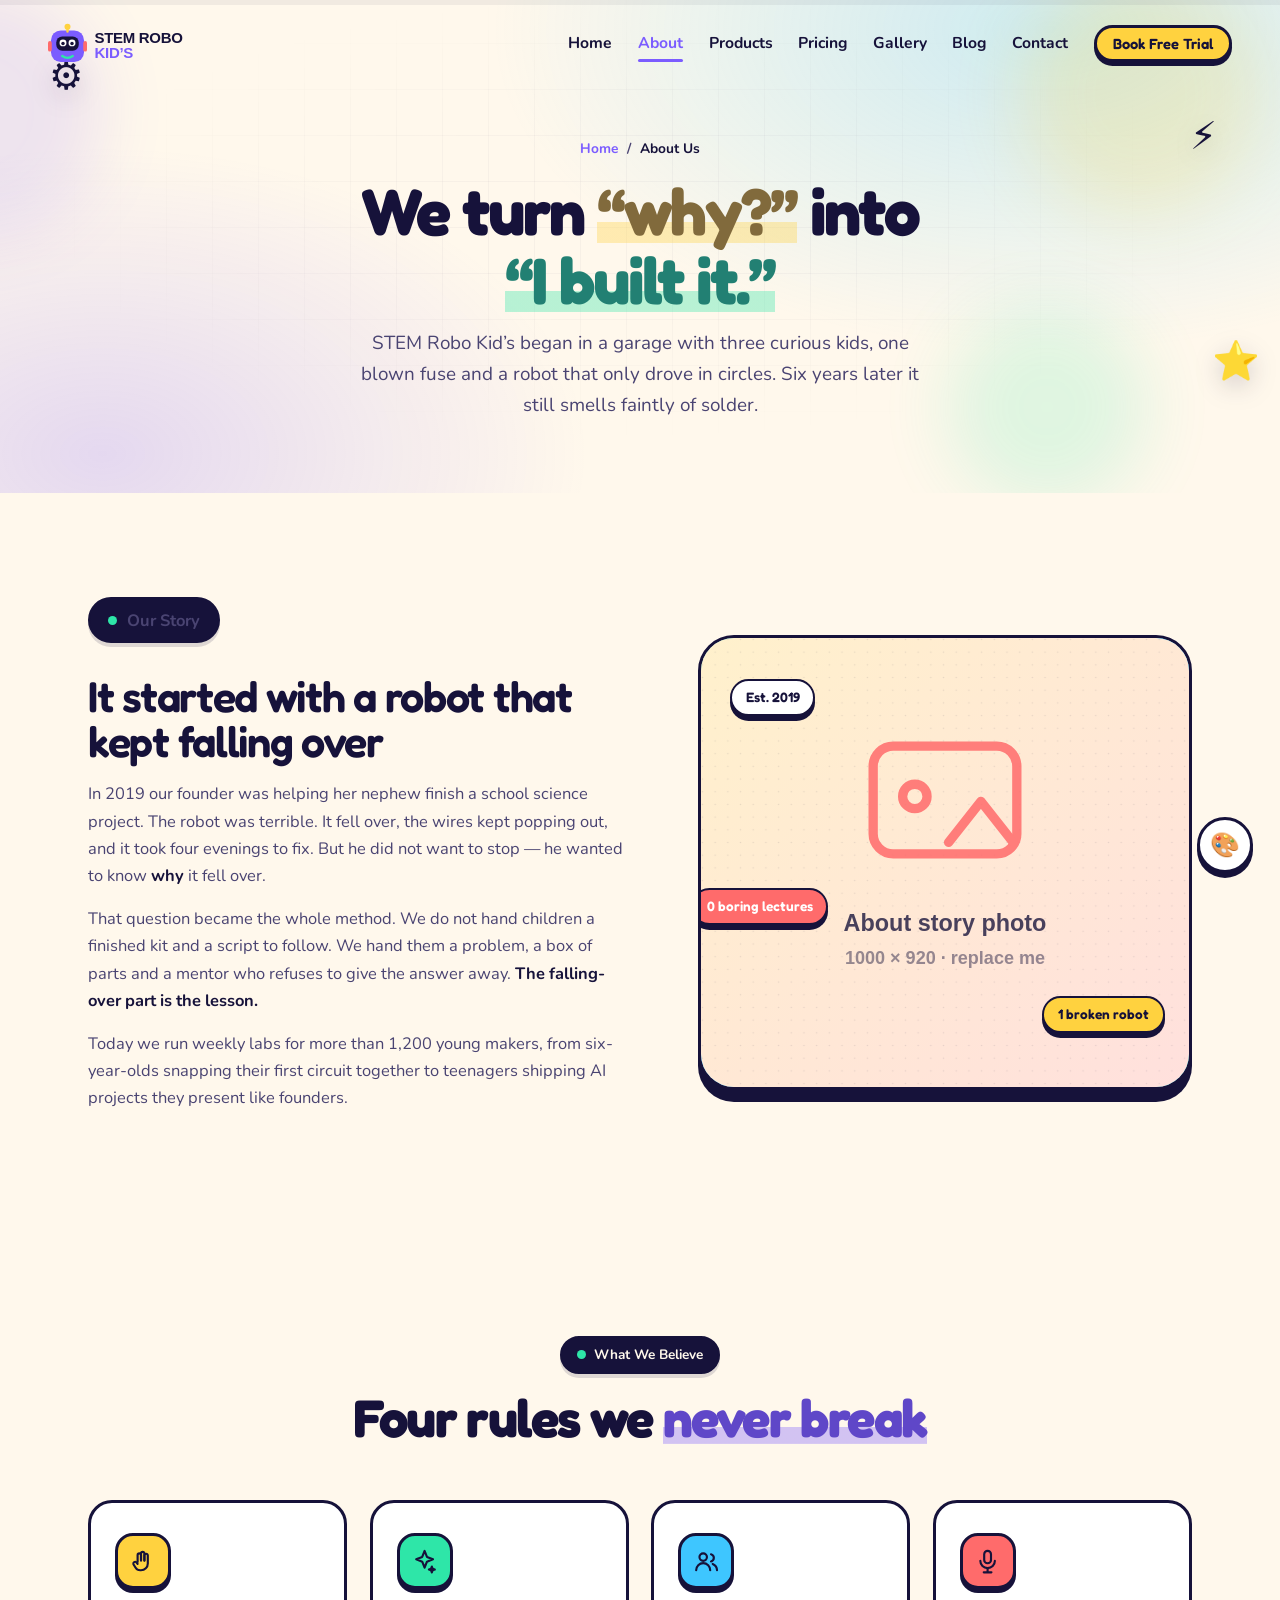
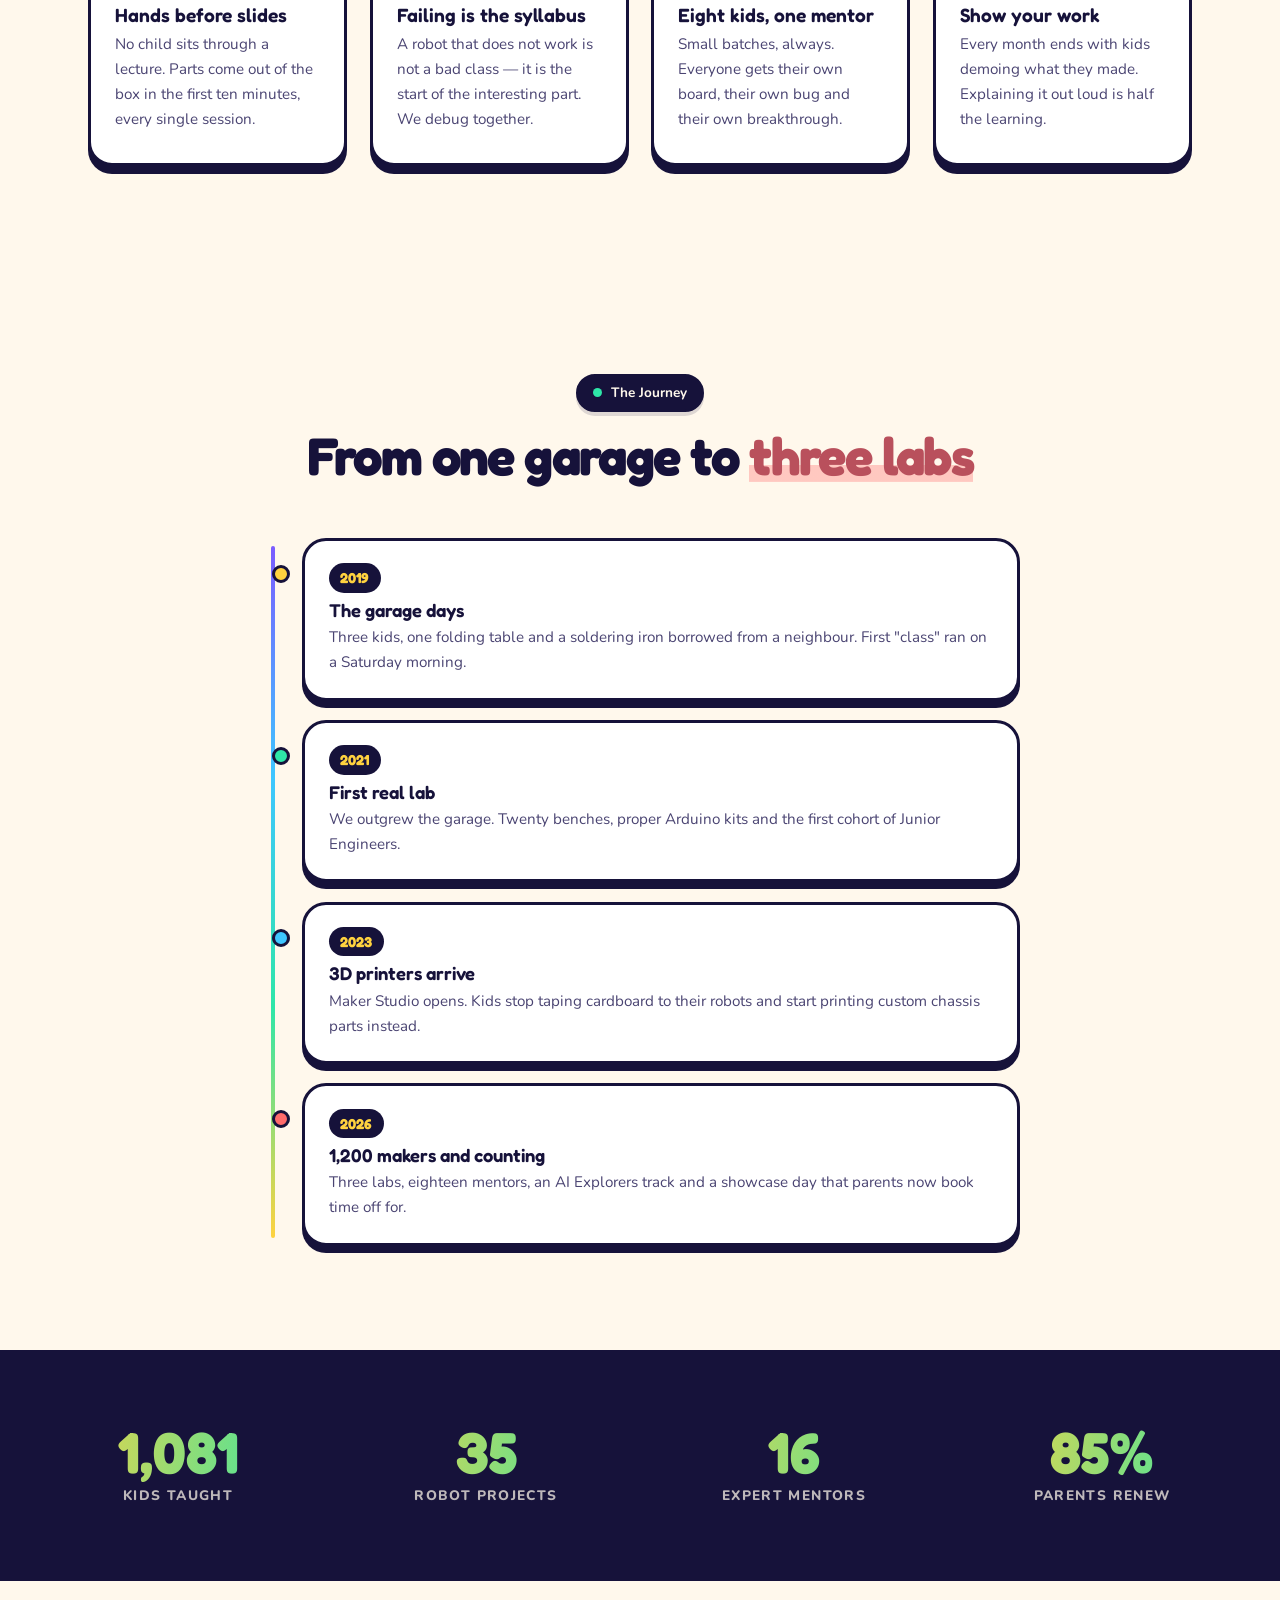
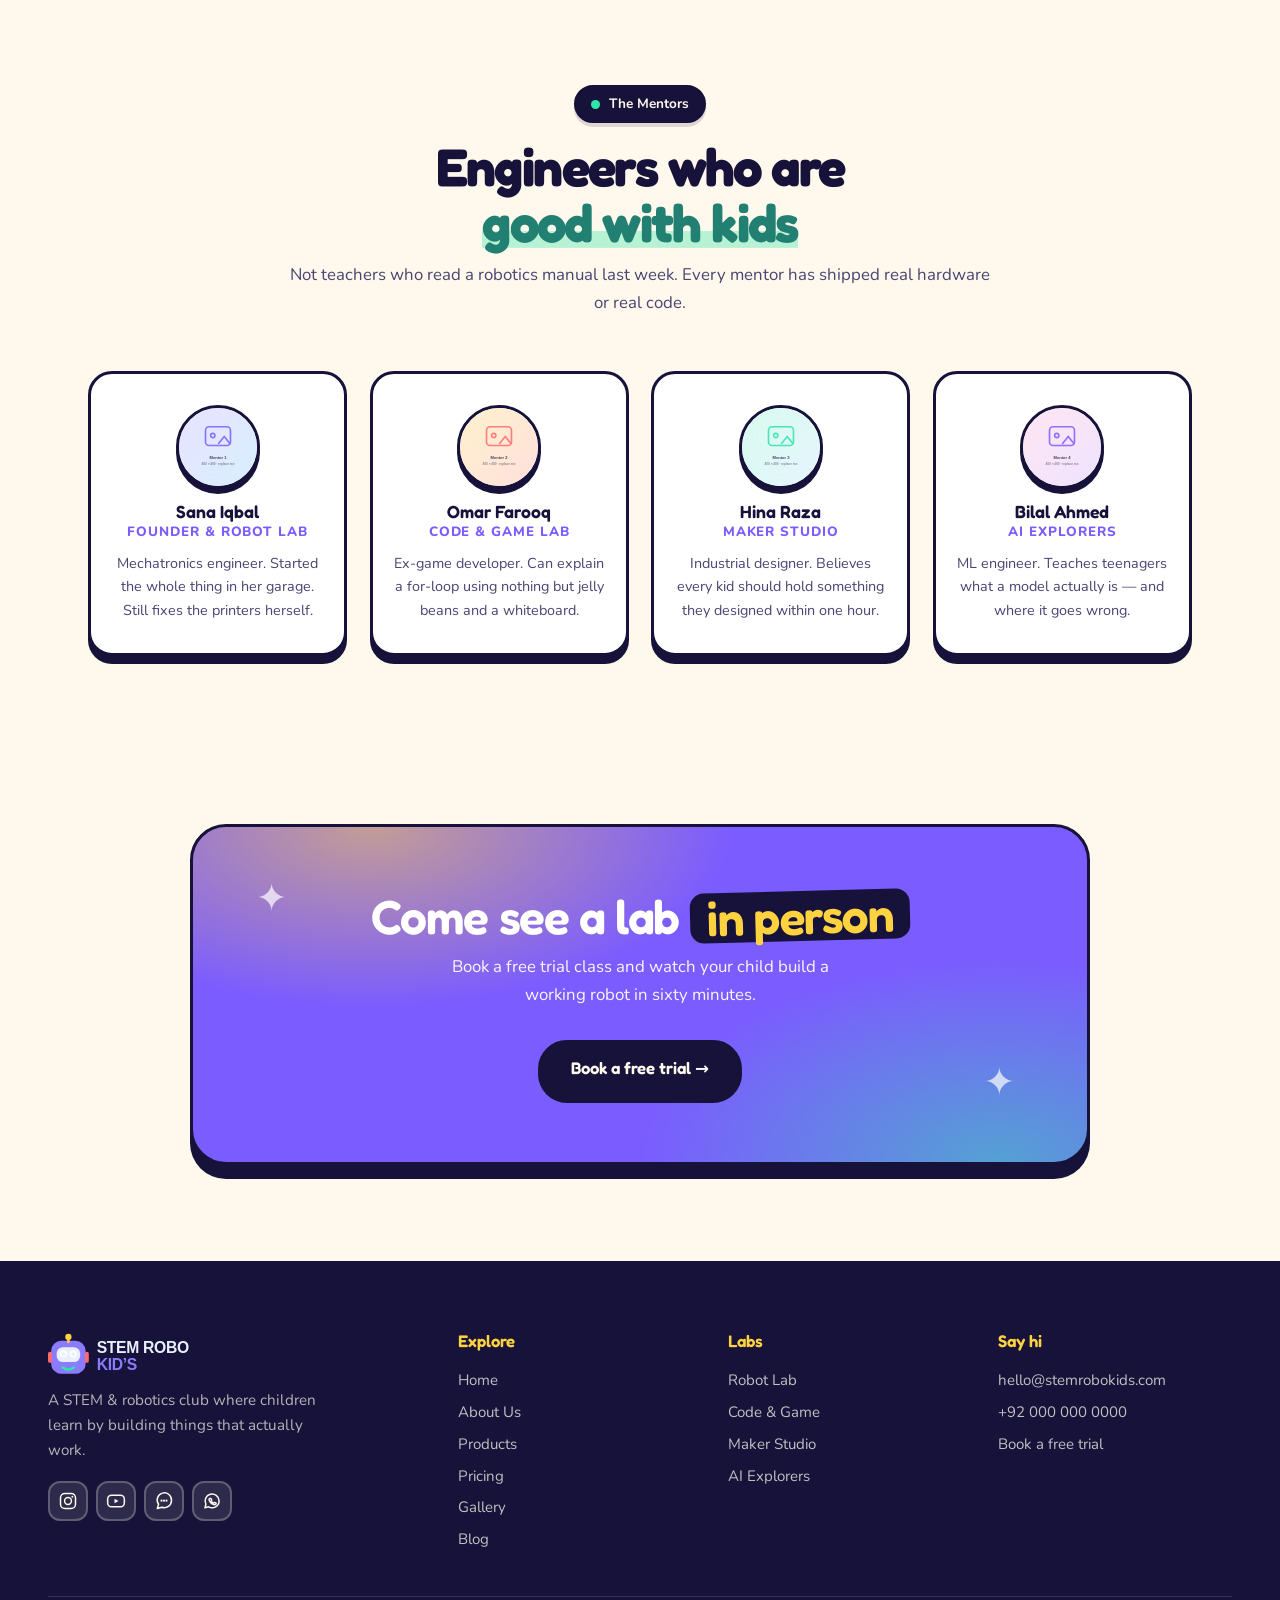
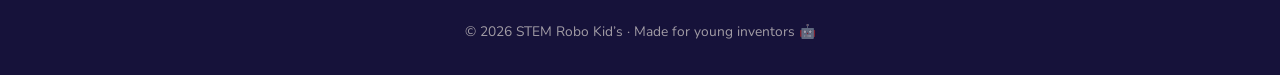
<file: about.html>
<!DOCTYPE html>
<html lang="en">
<head>
<meta charset="UTF-8" />
<meta name="viewport" content="width=device-width, initial-scale=1.0" />
<!-- EDIT: page title + description (shown in Google results) -->
<title>About Us — STEM Robo Kid’s</title>
<meta name="description" content="STEM Robo Kid’s started in a garage with three kids and one broken robot. Meet the mentors turning curiosity into working machines." />
<!-- EDIT: social preview. og:url and og:image must be full https:// links once live. -->
<meta property="og:type" content="website" />
<meta property="og:title" content="About Us — STEM Robo Kid’s" />
<meta property="og:description" content="STEM Robo Kid’s started in a garage with three kids and one broken robot. Meet the mentors turning curiosity into working machines." />
<meta property="og:image" content="assets/img/og-share.svg" />
<meta name="twitter:card" content="summary_large_image" />
<link rel="preconnect" href="https://fonts.googleapis.com" />
<link rel="preconnect" href="https://fonts.gstatic.com" crossorigin />
<link href="https://fonts.googleapis.com/css2?family=Fredoka:wght@400;500;600;700&family=Nunito:wght@400;600;700;800&display=swap" rel="stylesheet" />
<link rel="stylesheet" href="assets/css/themes.css" />
<link rel="stylesheet" href="assets/css/style.css" />
<link rel="stylesheet" href="assets/css/pages.css" />
<link rel="icon" href="favicon.svg" type="image/svg+xml" />
<noscript><style>.reveal{opacity:1!important;transform:none!important}.hero__title .word{opacity:1!important;transform:none!important}</style></noscript>
<script>/* apply the saved theme before first paint, so there is no flash */
try{var t=localStorage.getItem('srk-theme');if(t)document.documentElement.setAttribute('data-theme',t)}catch(e){}</script>
</head>
<body>

<!-- Icon sprite: inline so it also works when the file is opened directly. -->
<svg class="sprite" aria-hidden="true" focusable="false"><defs>
<symbol id="i-hand" viewBox="0 0 24 24"><path d="M7.6 12.4V6.3a1.5 1.5 0 0 1 3 0V11"/><path d="M10.6 11V4.9a1.5 1.5 0 0 1 3 0V11"/><path d="M13.6 11.2V6.6a1.5 1.5 0 0 1 3 0v7a6 6 0 0 1-6 6h-.7a5 5 0 0 1-4.2-2.4l-1.8-2.9a1.6 1.6 0 0 1 2.6-1.7l1.1 1.5"/></symbol>
<symbol id="i-spark" viewBox="0 0 24 24"><path d="M12 2.6l2.1 5.3 5.3 2.1-5.3 2.1L12 17.4l-2.1-5.3L4.6 10l5.3-2.1z"/><path d="M18.4 16.4l.7 1.9 1.9.7-1.9.7-.7 1.9-.7-1.9-1.9-.7 1.9-.7z"/></symbol>
<symbol id="i-users" viewBox="0 0 24 24"><circle cx="9" cy="8" r="3.3"/><path d="M2.8 19.6a6.2 6.2 0 0 1 12.4 0"/><path d="M15.9 5.5a3.3 3.3 0 0 1 0 6.4"/><path d="M17.4 14.1a6.2 6.2 0 0 1 3.8 5.5"/></symbol>
<symbol id="i-mic" viewBox="0 0 24 24"><rect x="9" y="2.5" width="6" height="11" rx="3"/><path d="M5.6 11.4a6.4 6.4 0 0 0 12.8 0"/><path d="M12 17.8v3.7M8.6 21.5h6.8"/></symbol>
<symbol id="i-s-photo" viewBox="0 0 24 24"><rect x="3" y="3" width="18" height="18" rx="5.2"/><circle cx="12" cy="12" r="4.1"/><circle cx="17.2" cy="6.8" r="1.15" fill="currentColor" stroke="none"/></symbol>
<symbol id="i-s-play" viewBox="0 0 24 24"><rect x="2" y="5" width="20" height="14" rx="4.6"/><path d="M10.2 9.2l4.8 2.8-4.8 2.8z" fill="currentColor" stroke="none"/></symbol>
<symbol id="i-s-chat" viewBox="0 0 24 24"><path d="M21 11.5a8.6 8.6 0 0 1-11.7 8L4 21l1.5-5.1A8.6 8.6 0 1 1 21 11.5z"/><path d="M9 11.6h.01M12 11.6h.01M15 11.6h.01" stroke-width="2.6"/></symbol>
<symbol id="i-s-wa" viewBox="0 0 24 24"><path d="M20.5 11.6A8.4 8.4 0 0 1 7.9 19l-4.4 1.2 1.2-4.3A8.4 8.4 0 1 1 20.5 11.6z"/><path d="M9.3 9.3c.2-.4.4-.4.6-.4h.5c.2 0 .4 0 .6.4l.6 1.5c.1.3 0 .4-.1.6l-.4.5c-.1.2-.2.3 0 .5a5.6 5.6 0 0 0 2.4 2.1c.3.1.4 0 .5-.1l.5-.6c.2-.2.3-.2.5-.1l1.5.7c.2.1.4.2.4.4a1.7 1.7 0 0 1-1.2 1.5 3.1 3.1 0 0 1-2.2-.2 9.4 9.4 0 0 1-4.4-4 3.3 3.3 0 0 1-.6-1.9c0-.5.2-.9.6-1.2z"/></symbol>
</defs></svg>

<div class="progress" aria-hidden="true"><span id="progressBar"></span></div>

<header class="nav" id="nav">
  <!-- EDIT: your logo + brand name -->
  <!-- EDIT: swap both files in assets/img/ for your own logo.
       Two versions: -dark for the light themes, -light for Space Cadet. -->
  <a class="brand" href="index.html" aria-label="STEM Robo Kid&rsquo;s home">
    <img class="brand__logo brand__logo--dark"  src="assets/img/logo.svg"
         alt="STEM Robo Kid&rsquo;s" width="260" height="56" />
    <img class="brand__logo brand__logo--light" src="assets/img/logo-light.svg"
         alt="" aria-hidden="true" width="260" height="56" />
  </a>
  <nav class="nav__links" id="navLinks">
    <a href="index.html">Home</a>
    <a class="is-active" href="about.html">About</a>
    <a href="products.html">Products</a>
    <a href="pricing.html">Pricing</a>
    <a href="gallery.html">Gallery</a>
    <a href="blog.html">Blog</a>
    <a href="contact.html">Contact</a>
    <a class="btn btn--sm btn--primary" href="contact.html#book">Book Free Trial</a>
  </nav>
  <button class="nav__burger" id="burger" aria-label="Open menu" aria-expanded="false">
    <span></span><span></span><span></span>
  </button>
</header>

<main>

<!-- ══ PAGE HERO ══ -->
<section class="phero">
  <div class="hero__bg" aria-hidden="true">
    <div class="grid" data-speed="0.10"></div>
    <div class="blob blob--grape" data-speed="0.26"></div>
    <div class="blob blob--sun"   data-speed="0.18"></div>
    <div class="blob blob--mint"  data-speed="0.32"></div>
    <span class="float float--gear" data-speed="0.5">⚙️</span>
    <span class="float float--star" data-speed="0.62">⭐</span>
    <span class="float float--bolt" data-speed="0.7">⚡</span>
  </div>
  <div class="phero__inner">
    <nav class="crumb reveal" data-reveal="1" aria-label="Breadcrumb">
      <a href="index.html">Home</a><span>/</span><b>About Us</b>
    </nav>
    <h1 class="phero__title reveal" data-reveal="2">
      We turn <span class="hl hl--sun">&ldquo;why?&rdquo;</span> into <span class="hl hl--mint">&ldquo;I built it.&rdquo;</span>
    </h1>
    <p class="phero__sub reveal" data-reveal="3">
      STEM Robo Kid’s began in a garage with three curious kids, one blown fuse and a robot
      that only drove in circles. Six years later it still smells faintly of solder.
    </p>
  </div>
</section>

<!-- ══ STORY ══ -->
<section class="section">
  <div class="split">
    <div class="split__copy">
      <p class="pill pill--dark reveal" data-reveal="1"><span class="pill__dot"></span> Our Story</p>
      <h2 class="reveal" data-reveal="2">It started with a robot that kept falling over</h2>
      <p class="reveal" data-reveal="3">
        In 2019 our founder was helping her nephew finish a school science project. The robot
        was terrible. It fell over, the wires kept popping out, and it took four evenings to fix.
        But he did not want to stop &mdash; he wanted to know <b>why</b> it fell over.
      </p>
      <p class="reveal" data-reveal="4">
        That question became the whole method. We do not hand children a finished kit and a
        script to follow. We hand them a problem, a box of parts and a mentor who refuses to
        give the answer away. <b>The falling-over part is the lesson.</b>
      </p>
      <p class="reveal" data-reveal="5">
        Today we run weekly labs for more than 1,200 young makers, from six-year-olds snapping
        their first circuit together to teenagers shipping AI projects they present like founders.
      </p>
    </div>

    <!-- EDIT: your photo. 1000 x 920 (roughly square). -->
    <div class="split__art reveal" data-reveal="3">
      <img src="assets/img/about-story.svg" width="1000" height="920"
           alt="A mentor and a child debugging a robot on the workbench" />
      <span class="tick tick--1">Est. 2019</span>
      <span class="tick tick--2">1 broken robot</span>
      <span class="tick tick--3">0 boring lectures</span>
    </div>
  </div>
</section>

<!-- ══ VALUES ══ -->
<section class="section">
  <header class="sec-head">
    <p class="pill pill--dark reveal" data-reveal="1"><span class="pill__dot"></span> What We Believe</p>
    <h2 class="sec-title reveal" data-reveal="2">Four rules we <span class="hl">never break</span></h2>
  </header>

  <div class="values">
    <article class="value reveal" data-reveal="1">
      <div class="value__icon"><svg class="ico" aria-hidden="true"><use href="#i-hand"/></svg></div>
      <h3>Hands before slides</h3>
      <p>No child sits through a lecture. Parts come out of the box in the first ten minutes, every single session.</p>
    </article>
    <article class="value reveal" data-reveal="2">
      <div class="value__icon"><svg class="ico" aria-hidden="true"><use href="#i-spark"/></svg></div>
      <h3>Failing is the syllabus</h3>
      <p>A robot that does not work is not a bad class &mdash; it is the start of the interesting part. We debug together.</p>
    </article>
    <article class="value reveal" data-reveal="3">
      <div class="value__icon"><svg class="ico" aria-hidden="true"><use href="#i-users"/></svg></div>
      <h3>Eight kids, one mentor</h3>
      <p>Small batches, always. Everyone gets their own board, their own bug and their own breakthrough.</p>
    </article>
    <article class="value reveal" data-reveal="4">
      <div class="value__icon"><svg class="ico" aria-hidden="true"><use href="#i-mic"/></svg></div>
      <h3>Show your work</h3>
      <p>Every month ends with kids demoing what they made. Explaining it out loud is half the learning.</p>
    </article>
  </div>
</section>

<!-- ══ TIMELINE ══ -->
<section class="section">
  <header class="sec-head">
    <p class="pill pill--dark reveal" data-reveal="1"><span class="pill__dot"></span> The Journey</p>
    <h2 class="sec-title reveal" data-reveal="2">From one garage to <span class="hl hl--coral">three labs</span></h2>
  </header>

  <ol class="tl">
    <li class="tl__item reveal" data-reveal="1">
      <span class="tl__yr">2019</span>
      <h3>The garage days</h3>
      <p>Three kids, one folding table and a soldering iron borrowed from a neighbour. First "class" ran on a Saturday morning.</p>
    </li>
    <li class="tl__item reveal" data-reveal="2">
      <span class="tl__yr">2021</span>
      <h3>First real lab</h3>
      <p>We outgrew the garage. Twenty benches, proper Arduino kits and the first cohort of Junior Engineers.</p>
    </li>
    <li class="tl__item reveal" data-reveal="3">
      <span class="tl__yr">2023</span>
      <h3>3D printers arrive</h3>
      <p>Maker Studio opens. Kids stop taping cardboard to their robots and start printing custom chassis parts instead.</p>
    </li>
    <li class="tl__item reveal" data-reveal="4">
      <span class="tl__yr">2026</span>
      <h3>1,200 makers and counting</h3>
      <p>Three labs, eighteen mentors, an AI Explorers track and a showcase day that parents now book time off for.</p>
    </li>
  </ol>
</section>

<!-- ══ STATS ══ -->
<section class="stats">
  <div class="stats__inner">
    <div class="stat reveal" data-reveal="1"><b class="count" data-count="1200">0</b><span>kids taught</span></div>
    <div class="stat reveal" data-reveal="2"><b class="count" data-count="40">0</b><span>robot projects</span></div>
    <div class="stat reveal" data-reveal="3"><b class="count" data-count="18">0</b><span>expert mentors</span></div>
    <div class="stat reveal" data-reveal="4"><b class="count" data-count="96" data-suffix="%">0</b><span>parents renew</span></div>
  </div>
</section>

<!-- ══ TEAM ══ -->
<section class="section">
  <header class="sec-head">
    <p class="pill pill--dark reveal" data-reveal="1"><span class="pill__dot"></span> The Mentors</p>
    <h2 class="sec-title reveal" data-reveal="2">Engineers who are <span class="hl hl--mint">good with kids</span></h2>
    <p class="sec-sub reveal" data-reveal="3">Not teachers who read a robotics manual last week. Every mentor has shipped real hardware or real code.</p>
  </header>

  <div class="team">
    <article class="mentor reveal" data-reveal="1">
      <img class="mentor__ava" src="assets/img/team-1.svg" width="400" height="400" alt="Sana Iqbal" />
      <h3>Sana Iqbal</h3>
      <p class="role">Founder &amp; Robot Lab</p>
      <p>Mechatronics engineer. Started the whole thing in her garage. Still fixes the printers herself.</p>
    </article>
    <article class="mentor reveal" data-reveal="2">
      <img class="mentor__ava" src="assets/img/team-2.svg" width="400" height="400" alt="Omar Farooq" />
      <h3>Omar Farooq</h3>
      <p class="role">Code &amp; Game Lab</p>
      <p>Ex-game developer. Can explain a for-loop using nothing but jelly beans and a whiteboard.</p>
    </article>
    <article class="mentor reveal" data-reveal="3">
      <img class="mentor__ava" src="assets/img/team-3.svg" width="400" height="400" alt="Hina Raza" />
      <h3>Hina Raza</h3>
      <p class="role">Maker Studio</p>
      <p>Industrial designer. Believes every kid should hold something they designed within one hour.</p>
    </article>
    <article class="mentor reveal" data-reveal="4">
      <img class="mentor__ava" src="assets/img/team-4.svg" width="400" height="400" alt="Bilal Ahmed" />
      <h3>Bilal Ahmed</h3>
      <p class="role">AI Explorers</p>
      <p>ML engineer. Teaches teenagers what a model actually is &mdash; and where it goes wrong.</p>
    </article>
  </div>
</section>

<!-- ══ CTA ══ -->
<section class="cta">
  <div class="cta__card reveal" data-reveal="1">
    <span class="cta__spark cta__spark--1">✦</span>
    <span class="cta__spark cta__spark--2">✦</span>
    <h2>Come see a lab <span>in person</span></h2>
    <p>Book a free trial class and watch your child build a working robot in sixty minutes.</p>
    <a class="btn btn--dark btn--lg" href="contact.html#book">Book a free trial →</a>
  </div>
</section>

</main>

<!-- ══ FOOTER — EDIT: same on every page, keep them in sync ══ -->
<footer class="foot">
  <div class="foot__inner">
    <div class="foot__brand">
      <img class="brand__logo brand__logo--light" src="assets/img/logo-light.svg"
           alt="STEM Robo Kid&rsquo;s" width="260" height="56" />
      <p>A STEM &amp; robotics club where children learn by building things that actually work.</p>
      <!-- EDIT: point these at your real profiles -->
      <div class="foot__social">
        <a href="#" aria-label="Instagram"><svg class="ico" aria-hidden="true"><use href="#i-s-photo"/></svg></a>
        <a href="#" aria-label="YouTube"><svg class="ico" aria-hidden="true"><use href="#i-s-play"/></svg></a>
        <a href="#" aria-label="Facebook"><svg class="ico" aria-hidden="true"><use href="#i-s-chat"/></svg></a>
        <a href="#" aria-label="WhatsApp"><svg class="ico" aria-hidden="true"><use href="#i-s-wa"/></svg></a>
      </div>
    </div>
    <div class="foot__col"><h4>Explore</h4><a href="index.html">Home</a><a href="about.html">About Us</a><a href="products.html">Products</a><a href="pricing.html">Pricing</a><a href="gallery.html">Gallery</a><a href="blog.html">Blog</a></div>
    <div class="foot__col"><h4>Labs</h4><a href="index.html#programs">Robot Lab</a><a href="index.html#programs">Code &amp; Game</a><a href="index.html#programs">Maker Studio</a><a href="index.html#programs">AI Explorers</a></div>
    <div class="foot__col"><h4>Say hi</h4><a href="mailto:hello@stemrobokids.com">hello@stemrobokids.com</a><a href="tel:+920000000000">+92 000 000 0000</a><a href="contact.html#book">Book a free trial</a></div>
  </div>
  <p class="foot__base">© <span class="yr">2026</span> STEM Robo Kid’s · Made for young inventors 🤖</p>
</footer>


<!-- ══ THEME SWITCHER ══ -->
<div class="themer" id="themer">
  <button class="themer__btn" id="themerBtn" aria-expanded="false" aria-controls="themerPanel" aria-label="Change colour theme" title="Change colour theme">🎨</button>
  <div class="themer__panel" id="themerPanel" role="group" aria-label="Colour themes">
    <p class="themer__title">Pick a colour</p>
    <button class="swatch" data-theme="pop"    aria-pressed="true"><i></i>Robo Pop<span class="swatch__tick">✓</span></button>
    <button class="swatch" data-theme="bubble" aria-pressed="false"><i></i>Bubblegum<span class="swatch__tick">✓</span></button>
    <button class="swatch" data-theme="jungle" aria-pressed="false"><i></i>Jungle Circuit<span class="swatch__tick">✓</span></button>
    <button class="swatch" data-theme="space"  aria-pressed="false"><i></i>Space Cadet<span class="swatch__tick">✓</span></button>
    <button class="swatch" data-theme="sunset" aria-pressed="false"><i></i>Sunset Lab<span class="swatch__tick">✓</span></button>
  </div>
</div>

<script src="assets/js/main.js"></script>
</body>
</html>
</file>
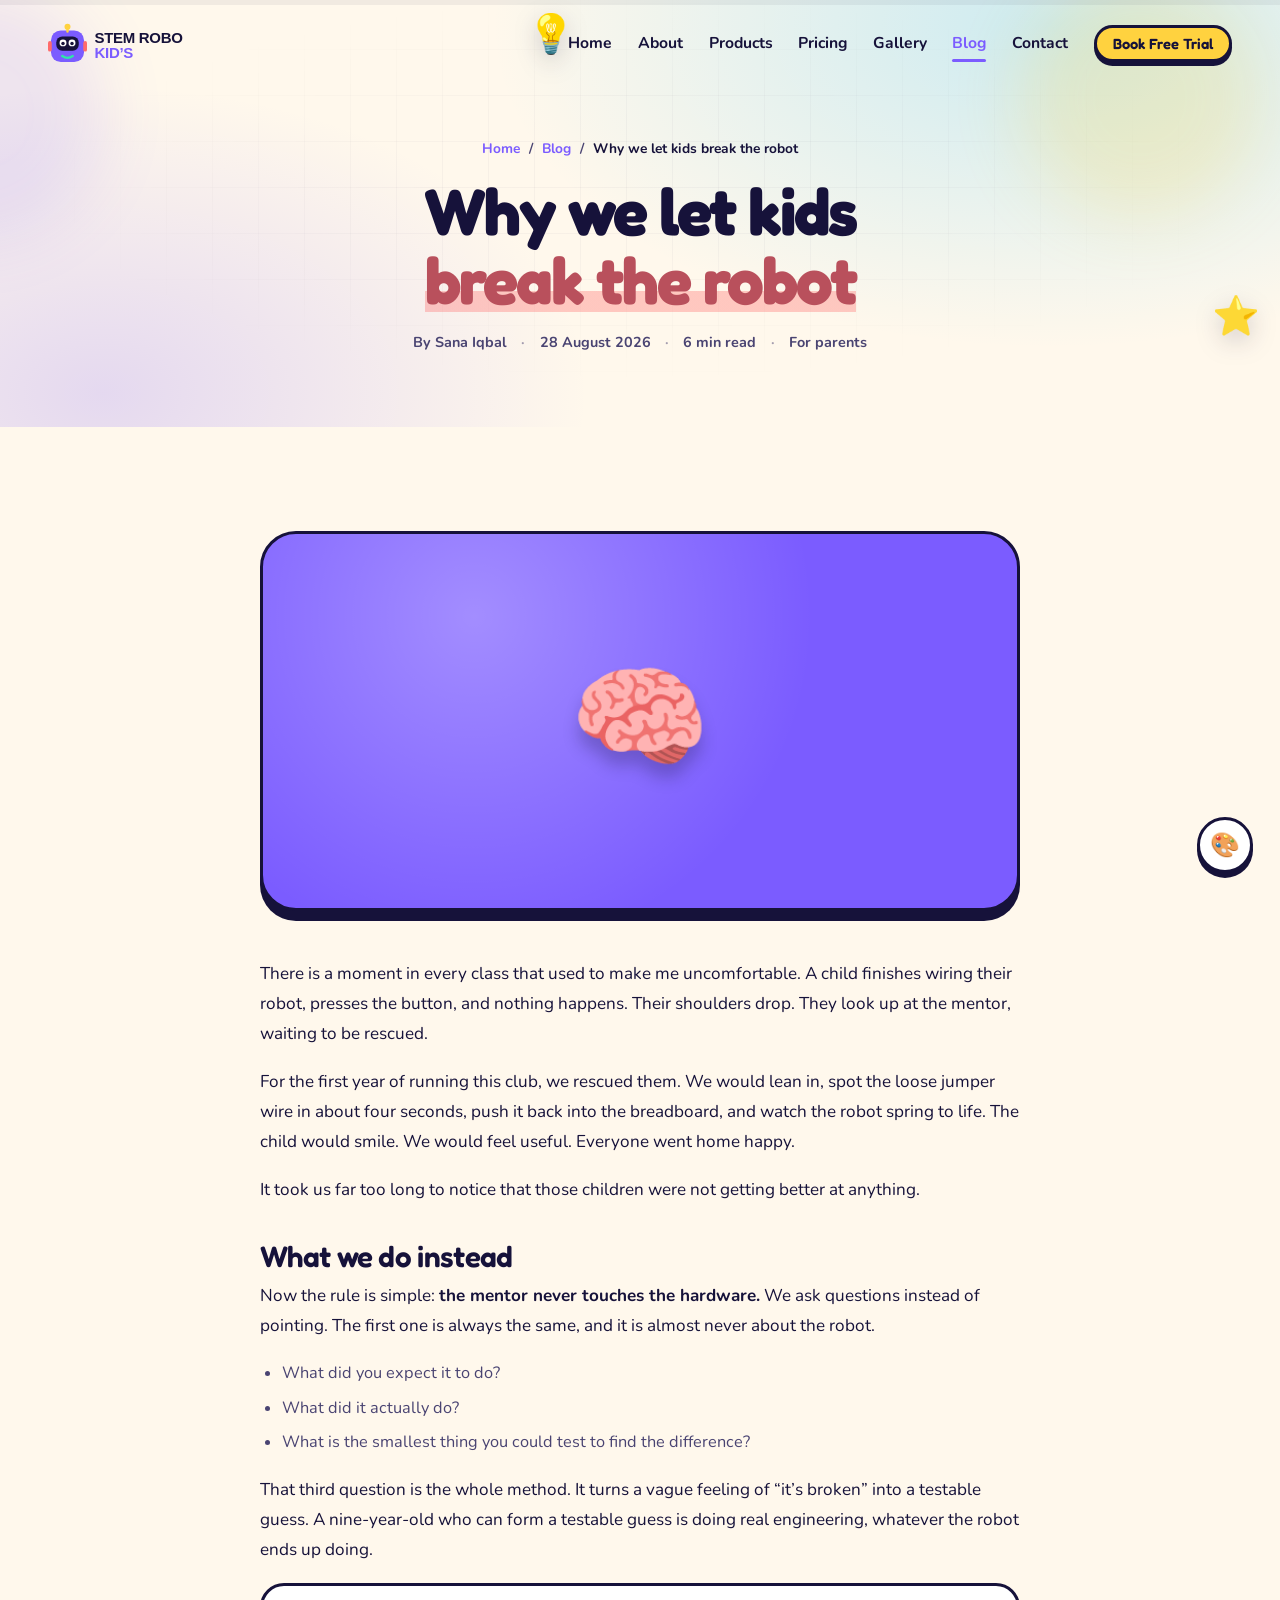
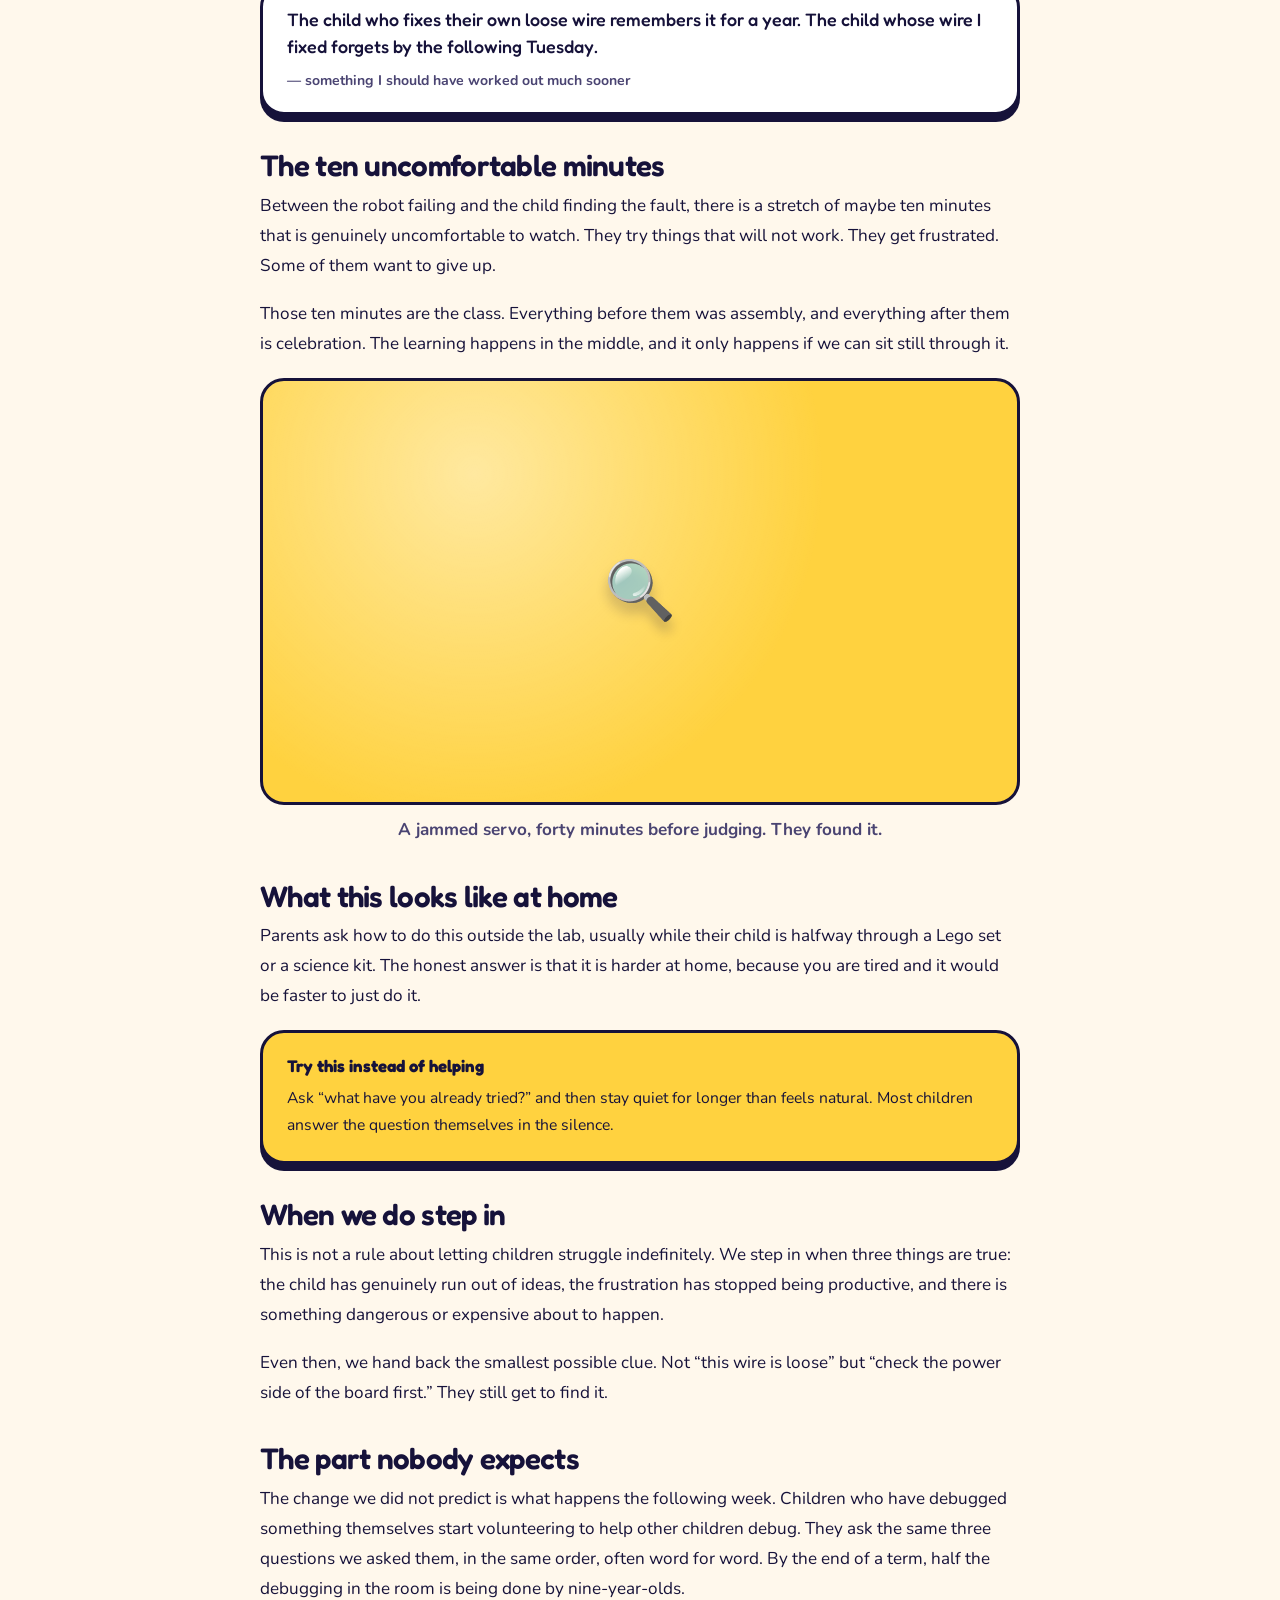
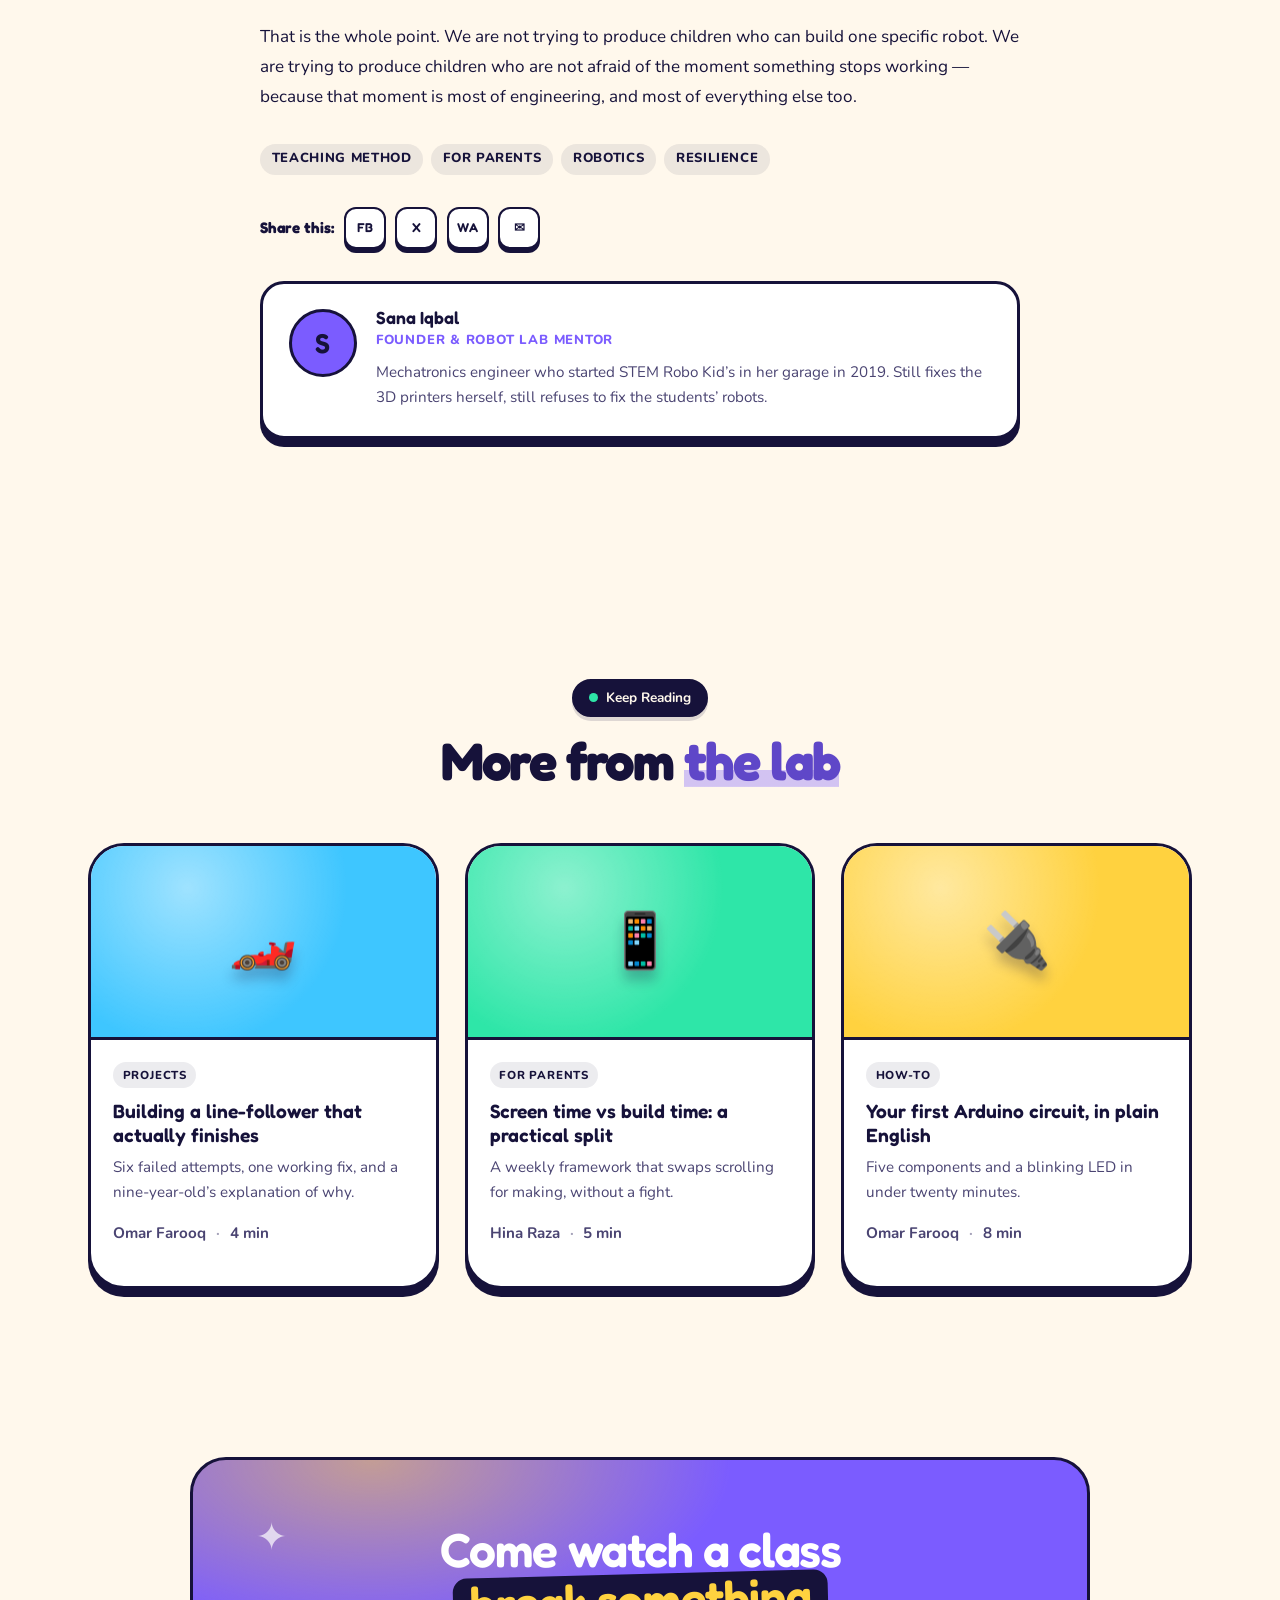
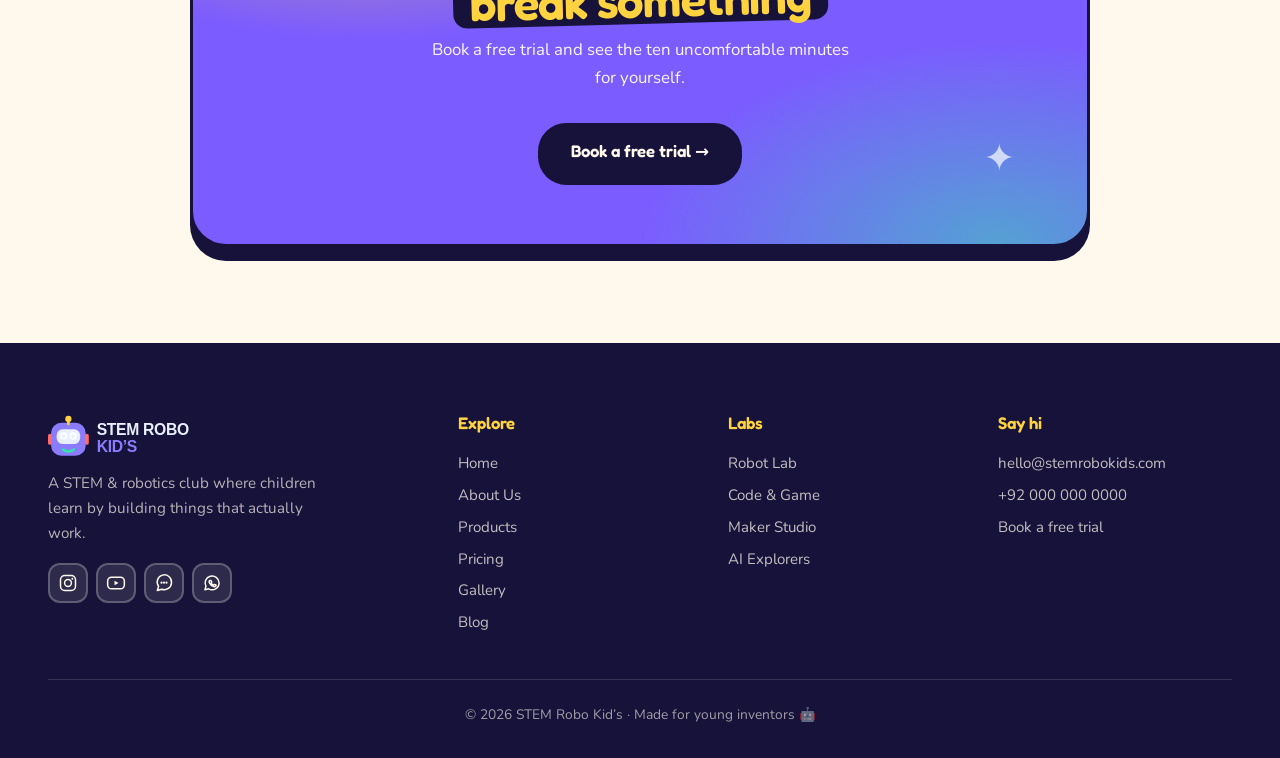
<file: blog-single.html>
<!DOCTYPE html>
<html lang="en">
<head>
<meta charset="UTF-8" />
<meta name="viewport" content="width=device-width, initial-scale=1.0" />
<!-- EDIT: page title + description (shown in Google results) -->
<title>Why we let kids break the robot — STEM Robo Kid’s</title>
<meta name="description" content="Every instinct says step in and fix it. We found the opposite works better. What happens in the ten minutes after a project stops working." />
<!-- EDIT: social preview. og:url and og:image must be full https:// links once live. -->
<meta property="og:type" content="website" />
<meta property="og:title" content="Why we let kids break the robot — STEM Robo Kid’s" />
<meta property="og:description" content="Every instinct says step in and fix it. We found the opposite works better. What happens in the ten minutes after a project stops working." />
<meta property="og:image" content="assets/img/og-share.svg" />
<meta name="twitter:card" content="summary_large_image" />
<link rel="preconnect" href="https://fonts.googleapis.com" />
<link rel="preconnect" href="https://fonts.gstatic.com" crossorigin />
<link href="https://fonts.googleapis.com/css2?family=Fredoka:wght@400;500;600;700&family=Nunito:wght@400;600;700;800&display=swap" rel="stylesheet" />
<link rel="stylesheet" href="assets/css/themes.css" />
<link rel="stylesheet" href="assets/css/style.css" />
<link rel="stylesheet" href="assets/css/pages.css" />
<link rel="icon" href="favicon.svg" type="image/svg+xml" />
<noscript><style>.reveal{opacity:1!important;transform:none!important}.hero__title .word{opacity:1!important;transform:none!important}</style></noscript>
<script>/* apply the saved theme before first paint, so there is no flash */
try{var t=localStorage.getItem('srk-theme');if(t)document.documentElement.setAttribute('data-theme',t)}catch(e){}</script>
</head>
<body>

<!-- Icon sprite: inline so it also works when the file is opened directly. -->
<svg class="sprite" aria-hidden="true" focusable="false"><defs>
<symbol id="i-s-photo" viewBox="0 0 24 24"><rect x="3" y="3" width="18" height="18" rx="5.2"/><circle cx="12" cy="12" r="4.1"/><circle cx="17.2" cy="6.8" r="1.15" fill="currentColor" stroke="none"/></symbol>
<symbol id="i-s-play" viewBox="0 0 24 24"><rect x="2" y="5" width="20" height="14" rx="4.6"/><path d="M10.2 9.2l4.8 2.8-4.8 2.8z" fill="currentColor" stroke="none"/></symbol>
<symbol id="i-s-chat" viewBox="0 0 24 24"><path d="M21 11.5a8.6 8.6 0 0 1-11.7 8L4 21l1.5-5.1A8.6 8.6 0 1 1 21 11.5z"/><path d="M9 11.6h.01M12 11.6h.01M15 11.6h.01" stroke-width="2.6"/></symbol>
<symbol id="i-s-wa" viewBox="0 0 24 24"><path d="M20.5 11.6A8.4 8.4 0 0 1 7.9 19l-4.4 1.2 1.2-4.3A8.4 8.4 0 1 1 20.5 11.6z"/><path d="M9.3 9.3c.2-.4.4-.4.6-.4h.5c.2 0 .4 0 .6.4l.6 1.5c.1.3 0 .4-.1.6l-.4.5c-.1.2-.2.3 0 .5a5.6 5.6 0 0 0 2.4 2.1c.3.1.4 0 .5-.1l.5-.6c.2-.2.3-.2.5-.1l1.5.7c.2.1.4.2.4.4a1.7 1.7 0 0 1-1.2 1.5 3.1 3.1 0 0 1-2.2-.2 9.4 9.4 0 0 1-4.4-4 3.3 3.3 0 0 1-.6-1.9c0-.5.2-.9.6-1.2z"/></symbol>
</defs></svg>

<div class="progress" aria-hidden="true"><span id="progressBar"></span></div>

<!-- EDIT: your logo + brand name -->
<header class="nav" id="nav">
  <!-- EDIT: swap both files in assets/img/ for your own logo.
       Two versions: -dark for the light themes, -light for Space Cadet. -->
  <a class="brand" href="index.html" aria-label="STEM Robo Kid&rsquo;s home">
    <img class="brand__logo brand__logo--dark"  src="assets/img/logo.svg"
         alt="STEM Robo Kid&rsquo;s" width="260" height="56" />
    <img class="brand__logo brand__logo--light" src="assets/img/logo-light.svg"
         alt="" aria-hidden="true" width="260" height="56" />
  </a>
  <nav class="nav__links" id="navLinks">
    <a href="index.html">Home</a>
    <a href="about.html">About</a>
    <a href="products.html">Products</a>
    <a href="pricing.html">Pricing</a>
    <a href="gallery.html">Gallery</a>
    <a class="is-active" href="blog.html">Blog</a>
    <a href="contact.html">Contact</a>
    <a class="btn btn--sm btn--primary" href="contact.html#book">Book Free Trial</a>
  </nav>
  <button class="nav__burger" id="burger" aria-label="Open menu" aria-expanded="false">
    <span></span><span></span><span></span>
  </button>
</header>

<main>

<!-- ══ ARTICLE HEADER ══ -->
<section class="phero">
  <div class="hero__bg" aria-hidden="true">
    <div class="grid" data-speed="0.10"></div>
    <div class="blob blob--grape" data-speed="0.26"></div>
    <div class="blob blob--sun"   data-speed="0.18"></div>
    <span class="float float--bulb" data-speed="0.5">💡</span>
    <span class="float float--star" data-speed="0.6">⭐</span>
  </div>
  <div class="phero__inner">
    <nav class="crumb reveal" data-reveal="1" aria-label="Breadcrumb">
      <a href="index.html">Home</a><span>/</span><a href="blog.html">Blog</a><span>/</span><b>Why we let kids break the robot</b>
    </nav>
    <h1 class="phero__title reveal" data-reveal="2">
      Why we let kids <span class="hl hl--coral">break the robot</span>
    </h1>
    <p class="article__meta reveal" data-reveal="3">
      <span>By Sana Iqbal</span> <i>·</i>
      <time datetime="2026-08-28">28 August 2026</time> <i>·</i>
      <span>6 min read</span> <i>·</i>
      <span>For parents</span>
    </p>
  </div>
</section>

<!-- ══ ARTICLE BODY ══
     EDIT: this is your article. Use <h2>, <p>, <ul>, <blockquote>,
     .callout and .article__fig blocks in any order you like. -->
<section class="section">
  <div class="article">

    <div class="article__hero post__art--e reveal" data-reveal="1">🧠</div>

    <div class="article__body">
      <p>
        There is a moment in every class that used to make me uncomfortable. A child
        finishes wiring their robot, presses the button, and nothing happens. Their
        shoulders drop. They look up at the mentor, waiting to be rescued.
      </p>
      <p>
        For the first year of running this club, we rescued them. We would lean in,
        spot the loose jumper wire in about four seconds, push it back into the
        breadboard, and watch the robot spring to life. The child would smile. We
        would feel useful. Everyone went home happy.
      </p>
      <p>
        It took us far too long to notice that those children were not getting better
        at anything.
      </p>

      <h2>What we do instead</h2>
      <p>
        Now the rule is simple: <strong>the mentor never touches the hardware.</strong>
        We ask questions instead of pointing. The first one is always the same, and it
        is almost never about the robot.
      </p>
      <ul>
        <li>What did you expect it to do?</li>
        <li>What did it actually do?</li>
        <li>What is the smallest thing you could test to find the difference?</li>
      </ul>
      <p>
        That third question is the whole method. It turns a vague feeling of
        &ldquo;it&rsquo;s broken&rdquo; into a testable guess. A nine-year-old who can form a
        testable guess is doing real engineering, whatever the robot ends up doing.
      </p>

      <blockquote>
        The child who fixes their own loose wire remembers it for a year. The child
        whose wire I fixed forgets by the following Tuesday.
        <footer>— something I should have worked out much sooner</footer>
      </blockquote>

      <h2>The ten uncomfortable minutes</h2>
      <p>
        Between the robot failing and the child finding the fault, there is a stretch
        of maybe ten minutes that is genuinely uncomfortable to watch. They try
        things that will not work. They get frustrated. Some of them want to give up.
      </p>
      <p>
        Those ten minutes are the class. Everything before them was assembly, and
        everything after them is celebration. The learning happens in the middle,
        and it only happens if we can sit still through it.
      </p>

      <div class="article__fig post__art--b reveal" data-reveal="1">🔍</div>
      <p class="article__cap">A jammed servo, forty minutes before judging. They found it.</p>

      <h2>What this looks like at home</h2>
      <p>
        Parents ask how to do this outside the lab, usually while their child is
        halfway through a Lego set or a science kit. The honest answer is that it is
        harder at home, because you are tired and it would be faster to just do it.
      </p>

      <div class="callout">
        <b>Try this instead of helping</b>
        <p>Ask &ldquo;what have you already tried?&rdquo; and then stay quiet for longer than
           feels natural. Most children answer the question themselves in the silence.</p>
      </div>

      <h2>When we do step in</h2>
      <p>
        This is not a rule about letting children struggle indefinitely. We step in
        when three things are true: the child has genuinely run out of ideas, the
        frustration has stopped being productive, and there is something dangerous
        or expensive about to happen.
      </p>
      <p>
        Even then, we hand back the smallest possible clue. Not &ldquo;this wire is
        loose&rdquo; but &ldquo;check the power side of the board first.&rdquo; They still get
        to find it.
      </p>

      <h2>The part nobody expects</h2>
      <p>
        The change we did not predict is what happens the following week. Children who
        have debugged something themselves start volunteering to help other children
        debug. They ask the same three questions we asked them, in the same order,
        often word for word. By the end of a term, half the debugging in the room is
        being done by nine-year-olds.
      </p>
      <p>
        That is the whole point. We are not trying to produce children who can build
        one specific robot. We are trying to produce children who are not afraid of
        the moment something stops working &mdash; because that moment is most of
        engineering, and most of everything else too.
      </p>
    </div>

    <!-- EDIT: tags -->
    <div class="tags">
      <a href="blog.html">Teaching method</a>
      <a href="blog.html">For parents</a>
      <a href="blog.html">Robotics</a>
      <a href="blog.html">Resilience</a>
    </div>

    <!-- EDIT: share links — replace # with real share URLs -->
    <div class="share">
      <b>Share this:</b>
      <a href="#" aria-label="Share on Facebook">FB</a>
      <a href="#" aria-label="Share on X">X</a>
      <a href="#" aria-label="Share on WhatsApp">WA</a>
      <a href="#" aria-label="Share by email">✉</a>
    </div>

    <!-- EDIT: author box -->
    <div class="author reveal" data-reveal="1">
      <div class="author__ava" style="--c:var(--grape)">S</div>
      <div>
        <h3>Sana Iqbal</h3>
        <p class="role">Founder &amp; Robot Lab mentor</p>
        <p>Mechatronics engineer who started STEM Robo Kid’s in her garage in 2019.
           Still fixes the 3D printers herself, still refuses to fix the students&rsquo; robots.</p>
      </div>
    </div>

  </div>
</section>

<!-- ══ RELATED ══ -->
<section class="section">
  <header class="sec-head">
    <p class="pill pill--dark reveal" data-reveal="1"><span class="pill__dot"></span> Keep Reading</p>
    <h2 class="sec-title reveal" data-reveal="2">More from <span class="hl">the lab</span></h2>
  </header>

  <div class="posts">
    <article class="post reveal" data-reveal="1">
      <div class="post__art post__art--a">🏎️</div>
      <div class="post__body">
        <span class="post__cat">Projects</span>
        <h3><a href="blog-single.html">Building a line-follower that actually finishes</a></h3>
        <p>Six failed attempts, one working fix, and a nine-year-old&rsquo;s explanation of why.</p>
        <p class="post__meta">Omar Farooq <i>·</i> 4 min</p>
      </div>
    </article>
    <article class="post reveal" data-reveal="2">
      <div class="post__art post__art--c">📱</div>
      <div class="post__body">
        <span class="post__cat">For parents</span>
        <h3><a href="blog-single.html">Screen time vs build time: a practical split</a></h3>
        <p>A weekly framework that swaps scrolling for making, without a fight.</p>
        <p class="post__meta">Hina Raza <i>·</i> 5 min</p>
      </div>
    </article>
    <article class="post reveal" data-reveal="3">
      <div class="post__art post__art--b">🔌</div>
      <div class="post__body">
        <span class="post__cat">How-to</span>
        <h3><a href="blog-single.html">Your first Arduino circuit, in plain English</a></h3>
        <p>Five components and a blinking LED in under twenty minutes.</p>
        <p class="post__meta">Omar Farooq <i>·</i> 8 min</p>
      </div>
    </article>
  </div>
</section>

<!-- ══ CTA ══ -->
<section class="cta">
  <div class="cta__card reveal" data-reveal="1">
    <span class="cta__spark cta__spark--1">✦</span>
    <span class="cta__spark cta__spark--2">✦</span>
    <h2>Come watch a class <span>break something</span></h2>
    <p>Book a free trial and see the ten uncomfortable minutes for yourself.</p>
    <a class="btn btn--dark btn--lg" href="contact.html#book">Book a free trial →</a>
  </div>
</section>

</main>

<!-- ══ FOOTER — EDIT: same on every page, keep them in sync ══ -->
<footer class="foot">
  <div class="foot__inner">
    <div class="foot__brand">
      <img class="brand__logo brand__logo--light" src="assets/img/logo-light.svg"
           alt="STEM Robo Kid&rsquo;s" width="260" height="56" />
      <p>A STEM &amp; robotics club where children learn by building things that actually work.</p>
      <!-- EDIT: point these at your real profiles -->
      <div class="foot__social">
        <a href="#" aria-label="Instagram"><svg class="ico" aria-hidden="true"><use href="#i-s-photo"/></svg></a>
        <a href="#" aria-label="YouTube"><svg class="ico" aria-hidden="true"><use href="#i-s-play"/></svg></a>
        <a href="#" aria-label="Facebook"><svg class="ico" aria-hidden="true"><use href="#i-s-chat"/></svg></a>
        <a href="#" aria-label="WhatsApp"><svg class="ico" aria-hidden="true"><use href="#i-s-wa"/></svg></a>
      </div>
    </div>
    <div class="foot__col"><h4>Explore</h4><a href="index.html">Home</a><a href="about.html">About Us</a><a href="products.html">Products</a><a href="pricing.html">Pricing</a><a href="gallery.html">Gallery</a><a href="blog.html">Blog</a></div>
    <div class="foot__col"><h4>Labs</h4><a href="index.html#programs">Robot Lab</a><a href="index.html#programs">Code &amp; Game</a><a href="index.html#programs">Maker Studio</a><a href="index.html#programs">AI Explorers</a></div>
    <div class="foot__col"><h4>Say hi</h4><a href="mailto:hello@stemrobokids.com">hello@stemrobokids.com</a><a href="tel:+920000000000">+92 000 000 0000</a><a href="contact.html#book">Book a free trial</a></div>
  </div>
  <p class="foot__base">© <span class="yr">2026</span> STEM Robo Kid’s · Made for young inventors 🤖</p>
</footer>

<!-- ══ THEME SWITCHER ══ -->
<div class="themer" id="themer">
  <button class="themer__btn" id="themerBtn" aria-expanded="false" aria-controls="themerPanel" aria-label="Change colour theme" title="Change colour theme">🎨</button>
  <div class="themer__panel" id="themerPanel" role="group" aria-label="Colour themes">
    <p class="themer__title">Pick a colour</p>
    <button class="swatch" data-theme="pop"    aria-pressed="true"><i></i>Robo Pop<span class="swatch__tick">✓</span></button>
    <button class="swatch" data-theme="bubble" aria-pressed="false"><i></i>Bubblegum<span class="swatch__tick">✓</span></button>
    <button class="swatch" data-theme="jungle" aria-pressed="false"><i></i>Jungle Circuit<span class="swatch__tick">✓</span></button>
    <button class="swatch" data-theme="space"  aria-pressed="false"><i></i>Space Cadet<span class="swatch__tick">✓</span></button>
    <button class="swatch" data-theme="sunset" aria-pressed="false"><i></i>Sunset Lab<span class="swatch__tick">✓</span></button>
  </div>
</div>

<script src="assets/js/main.js"></script>
</body>
</html>
</file>
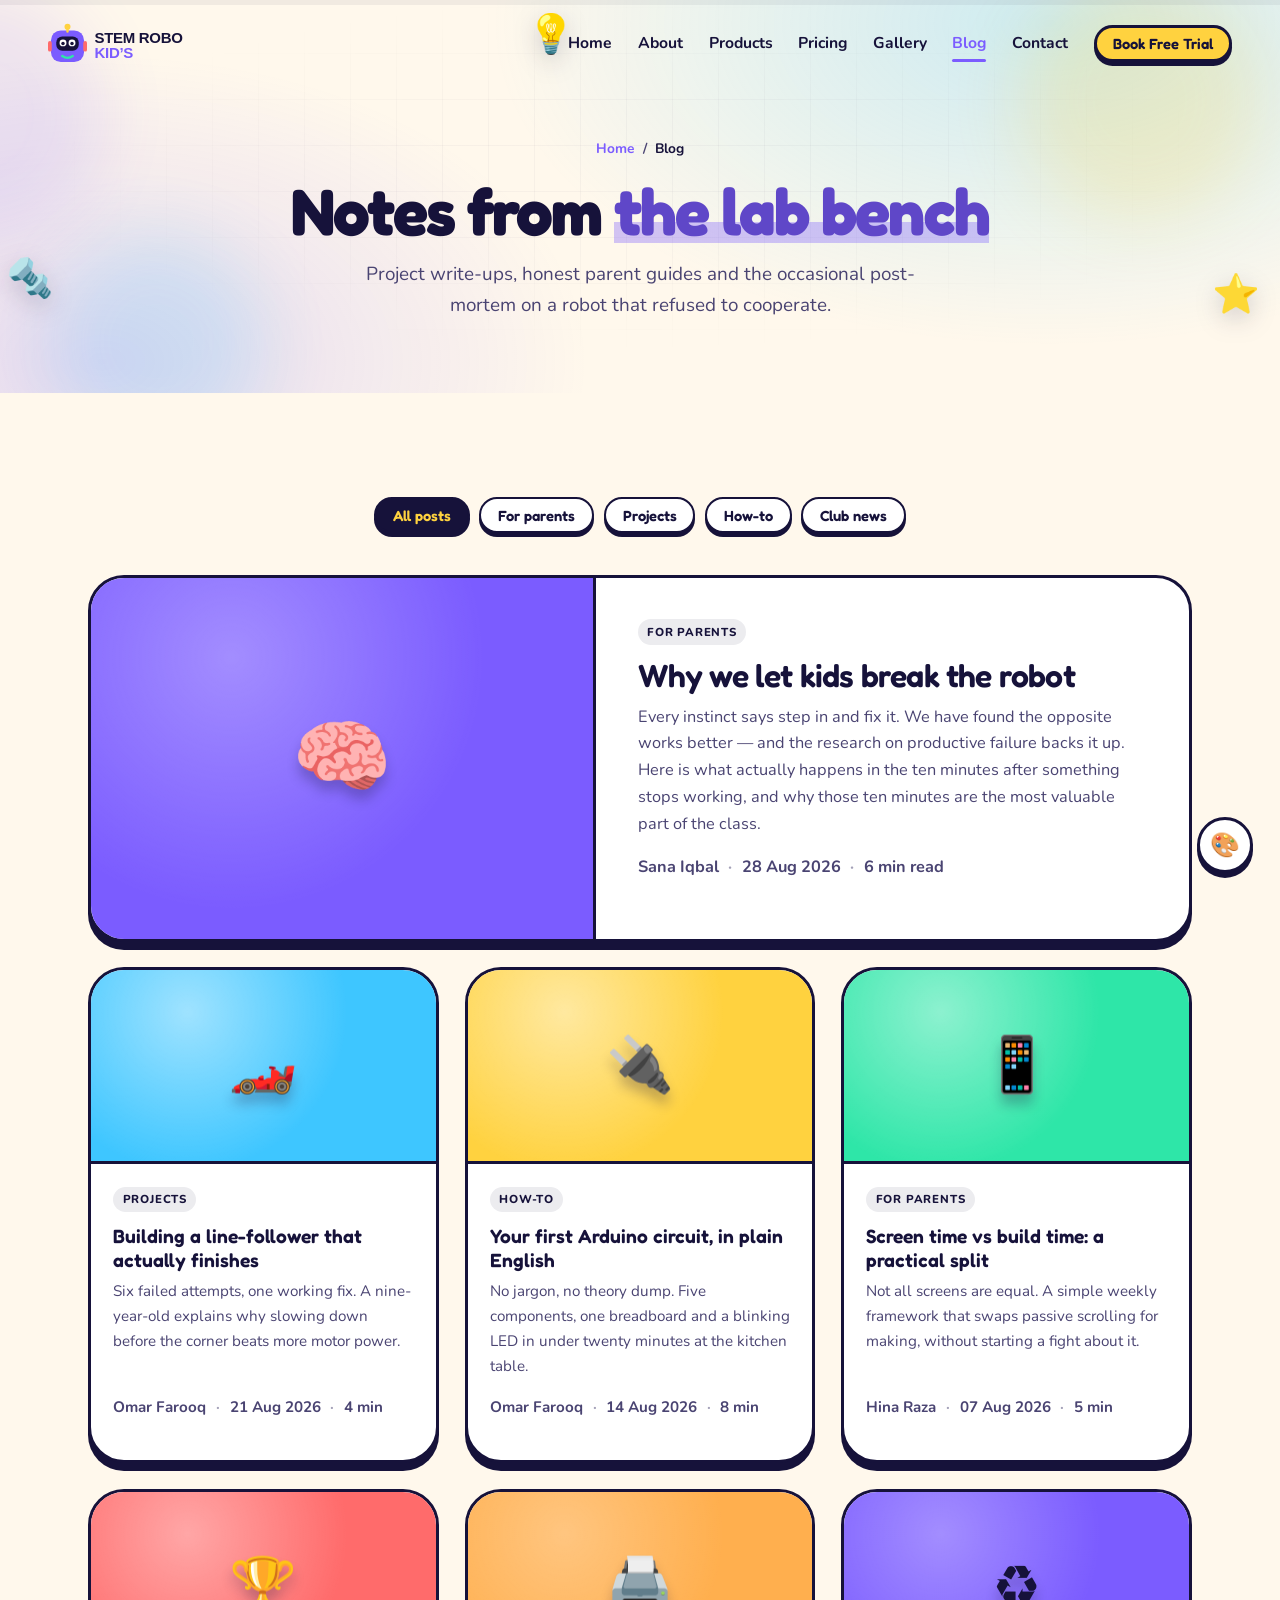
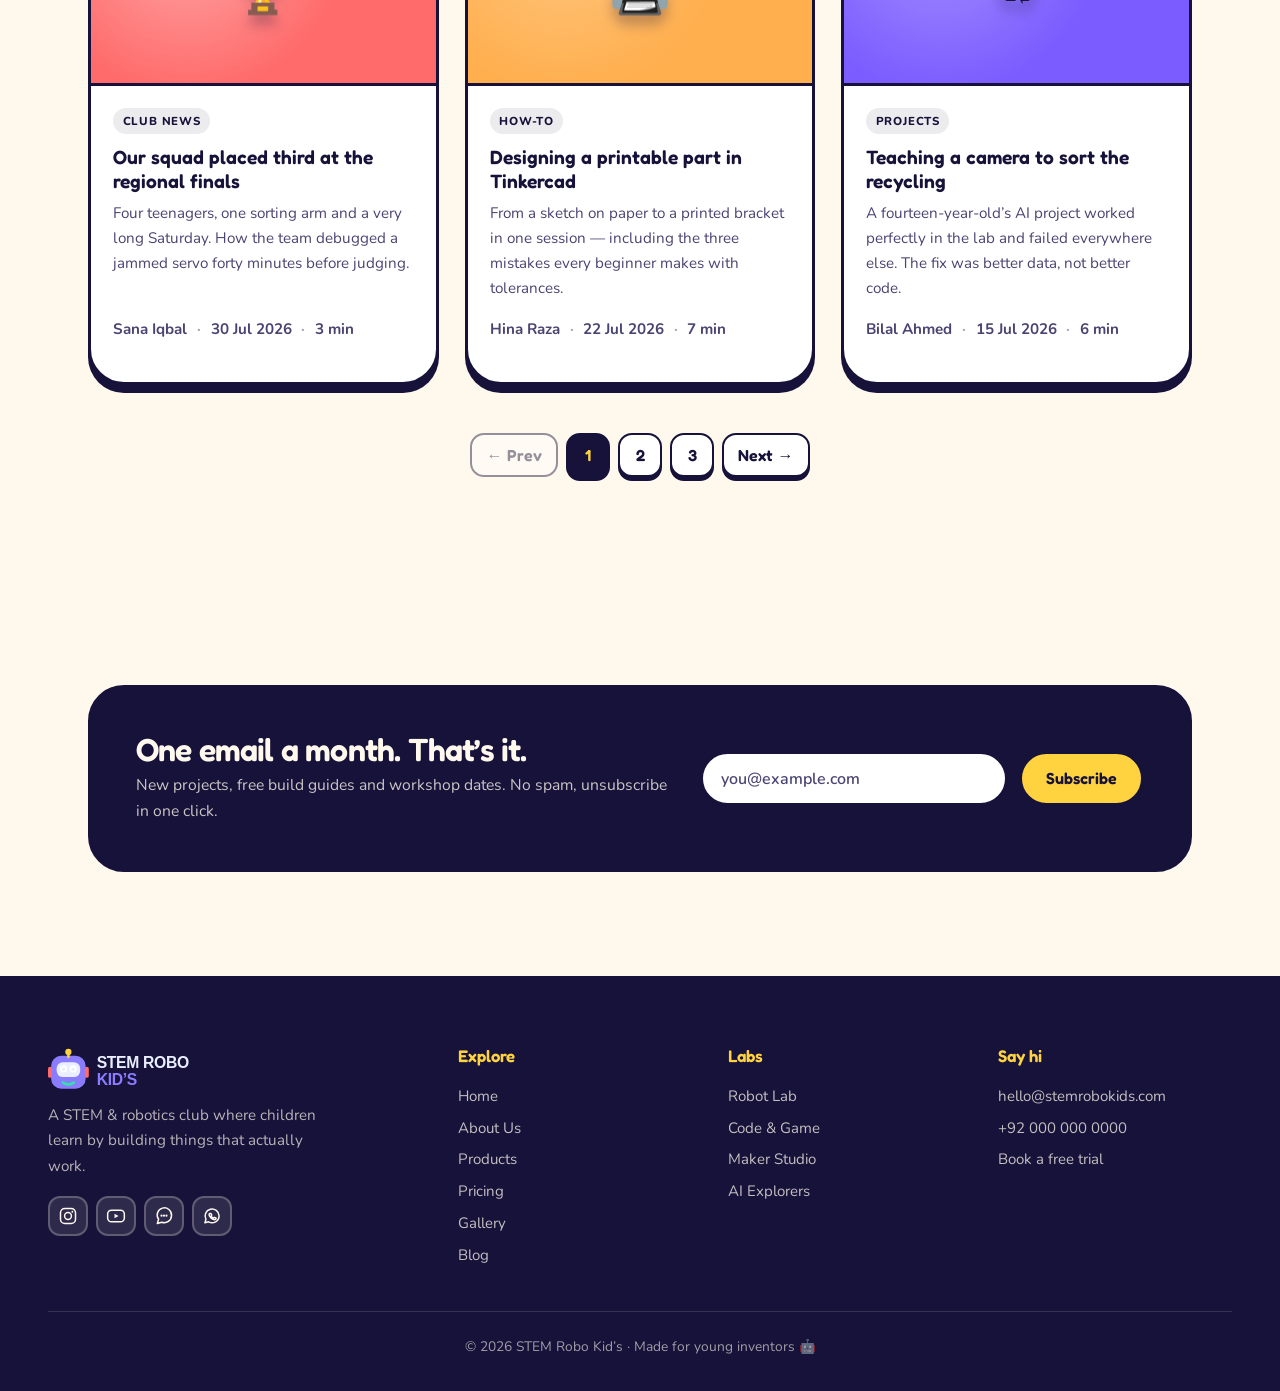
<file: blog.html>
<!DOCTYPE html>
<html lang="en">
<head>
<meta charset="UTF-8" />
<meta name="viewport" content="width=device-width, initial-scale=1.0" />
<!-- EDIT: page title + description (shown in Google results) -->
<title>Blog — STEM Robo Kid’s</title>
<meta name="description" content="Project write-ups, parent guides and lab notes from the STEM Robo Kid’s robotics and coding club for kids." />
<!-- EDIT: social preview. og:url and og:image must be full https:// links once live. -->
<meta property="og:type" content="website" />
<meta property="og:title" content="Blog — STEM Robo Kid’s" />
<meta property="og:description" content="Project write-ups, parent guides and lab notes from the STEM Robo Kid’s robotics and coding club for kids." />
<meta property="og:image" content="assets/img/og-share.svg" />
<meta name="twitter:card" content="summary_large_image" />
<link rel="preconnect" href="https://fonts.googleapis.com" />
<link rel="preconnect" href="https://fonts.gstatic.com" crossorigin />
<link href="https://fonts.googleapis.com/css2?family=Fredoka:wght@400;500;600;700&family=Nunito:wght@400;600;700;800&display=swap" rel="stylesheet" />
<link rel="stylesheet" href="assets/css/themes.css" />
<link rel="stylesheet" href="assets/css/style.css" />
<link rel="stylesheet" href="assets/css/pages.css" />
<link rel="icon" href="favicon.svg" type="image/svg+xml" />
<noscript><style>.reveal{opacity:1!important;transform:none!important}.hero__title .word{opacity:1!important;transform:none!important}</style></noscript>
<script>/* apply the saved theme before first paint, so there is no flash */
try{var t=localStorage.getItem('srk-theme');if(t)document.documentElement.setAttribute('data-theme',t)}catch(e){}</script>
</head>
<body>

<!-- Icon sprite: inline so it also works when the file is opened directly. -->
<svg class="sprite" aria-hidden="true" focusable="false"><defs>
<symbol id="i-s-photo" viewBox="0 0 24 24"><rect x="3" y="3" width="18" height="18" rx="5.2"/><circle cx="12" cy="12" r="4.1"/><circle cx="17.2" cy="6.8" r="1.15" fill="currentColor" stroke="none"/></symbol>
<symbol id="i-s-play" viewBox="0 0 24 24"><rect x="2" y="5" width="20" height="14" rx="4.6"/><path d="M10.2 9.2l4.8 2.8-4.8 2.8z" fill="currentColor" stroke="none"/></symbol>
<symbol id="i-s-chat" viewBox="0 0 24 24"><path d="M21 11.5a8.6 8.6 0 0 1-11.7 8L4 21l1.5-5.1A8.6 8.6 0 1 1 21 11.5z"/><path d="M9 11.6h.01M12 11.6h.01M15 11.6h.01" stroke-width="2.6"/></symbol>
<symbol id="i-s-wa" viewBox="0 0 24 24"><path d="M20.5 11.6A8.4 8.4 0 0 1 7.9 19l-4.4 1.2 1.2-4.3A8.4 8.4 0 1 1 20.5 11.6z"/><path d="M9.3 9.3c.2-.4.4-.4.6-.4h.5c.2 0 .4 0 .6.4l.6 1.5c.1.3 0 .4-.1.6l-.4.5c-.1.2-.2.3 0 .5a5.6 5.6 0 0 0 2.4 2.1c.3.1.4 0 .5-.1l.5-.6c.2-.2.3-.2.5-.1l1.5.7c.2.1.4.2.4.4a1.7 1.7 0 0 1-1.2 1.5 3.1 3.1 0 0 1-2.2-.2 9.4 9.4 0 0 1-4.4-4 3.3 3.3 0 0 1-.6-1.9c0-.5.2-.9.6-1.2z"/></symbol>
</defs></svg>

<div class="progress" aria-hidden="true"><span id="progressBar"></span></div>

<!-- EDIT: your logo + brand name -->
<header class="nav" id="nav">
  <!-- EDIT: swap both files in assets/img/ for your own logo.
       Two versions: -dark for the light themes, -light for Space Cadet. -->
  <a class="brand" href="index.html" aria-label="STEM Robo Kid&rsquo;s home">
    <img class="brand__logo brand__logo--dark"  src="assets/img/logo.svg"
         alt="STEM Robo Kid&rsquo;s" width="260" height="56" />
    <img class="brand__logo brand__logo--light" src="assets/img/logo-light.svg"
         alt="" aria-hidden="true" width="260" height="56" />
  </a>
  <nav class="nav__links" id="navLinks">
    <a href="index.html">Home</a>
    <a href="about.html">About</a>
    <a href="products.html">Products</a>
    <a href="pricing.html">Pricing</a>
    <a href="gallery.html">Gallery</a>
    <a class="is-active" href="blog.html">Blog</a>
    <a href="contact.html">Contact</a>
    <a class="btn btn--sm btn--primary" href="contact.html#book">Book Free Trial</a>
  </nav>
  <button class="nav__burger" id="burger" aria-label="Open menu" aria-expanded="false">
    <span></span><span></span><span></span>
  </button>
</header>

<main>

<!-- ══ PAGE HERO ══ -->
<section class="phero">
  <div class="hero__bg" aria-hidden="true">
    <div class="grid" data-speed="0.10"></div>
    <div class="blob blob--sky"   data-speed="0.3"></div>
    <div class="blob blob--sun"   data-speed="0.18"></div>
    <div class="blob blob--grape" data-speed="0.26"></div>
    <span class="float float--bulb" data-speed="0.5">💡</span>
    <span class="float float--star" data-speed="0.62">⭐</span>
    <span class="float float--chip" data-speed="0.44">🔩</span>
  </div>
  <div class="phero__inner">
    <nav class="crumb reveal" data-reveal="1" aria-label="Breadcrumb">
      <a href="index.html">Home</a><span>/</span><b>Blog</b>
    </nav>
    <h1 class="phero__title reveal" data-reveal="2">
      Notes from <span class="hl">the lab bench</span>
    </h1>
    <p class="phero__sub reveal" data-reveal="3">
      Project write-ups, honest parent guides and the occasional post-mortem on a
      robot that refused to cooperate.
    </p>
  </div>
</section>

<!-- ══ POSTS ══
     EDIT: one <article class="post"> = one article.
     data-cat="…" must match a data-filter="…" button below.
     Copy a whole <article> block to add another post. -->
<section class="section">

  <div class="filters" data-filter-target="#postGrid" role="group" aria-label="Filter articles">
    <button class="chip-btn is-on" data-filter="all"     aria-pressed="true">All posts</button>
    <button class="chip-btn"       data-filter="parents" aria-pressed="false">For parents</button>
    <button class="chip-btn"       data-filter="projects" aria-pressed="false">Projects</button>
    <button class="chip-btn"       data-filter="howto"   aria-pressed="false">How-to</button>
    <button class="chip-btn"       data-filter="news"    aria-pressed="false">Club news</button>
  </div>

  <div class="posts" id="postGrid">

    <article class="post post--feature reveal" data-cat="parents" data-reveal="1">
      <div class="post__art post__art--e">🧠</div>
      <div class="post__body">
        <span class="post__cat">For parents</span>
        <h3><a href="blog-single.html">Why we let kids break the robot</a></h3>
        <p>
          Every instinct says step in and fix it. We have found the opposite works better —
          and the research on productive failure backs it up. Here is what actually happens
          in the ten minutes after something stops working, and why those ten minutes are
          the most valuable part of the class.
        </p>
        <p class="post__meta">Sana Iqbal <i>·</i> 28 Aug 2026 <i>·</i> 6 min read</p>
      </div>
    </article>

    <article class="post reveal" data-cat="projects" data-reveal="1">
      <div class="post__art post__art--a">🏎️</div>
      <div class="post__body">
        <span class="post__cat">Projects</span>
        <h3><a href="blog-single.html">Building a line-follower that actually finishes</a></h3>
        <p>Six failed attempts, one working fix. A nine-year-old explains why slowing down before the corner beats more motor power.</p>
        <p class="post__meta">Omar Farooq <i>·</i> 21 Aug 2026 <i>·</i> 4 min</p>
      </div>
    </article>

    <article class="post reveal" data-cat="howto" data-reveal="2">
      <div class="post__art post__art--b">🔌</div>
      <div class="post__body">
        <span class="post__cat">How-to</span>
        <h3><a href="blog-single.html">Your first Arduino circuit, in plain English</a></h3>
        <p>No jargon, no theory dump. Five components, one breadboard and a blinking LED in under twenty minutes at the kitchen table.</p>
        <p class="post__meta">Omar Farooq <i>·</i> 14 Aug 2026 <i>·</i> 8 min</p>
      </div>
    </article>

    <article class="post reveal" data-cat="parents" data-reveal="3">
      <div class="post__art post__art--c">📱</div>
      <div class="post__body">
        <span class="post__cat">For parents</span>
        <h3><a href="blog-single.html">Screen time vs build time: a practical split</a></h3>
        <p>Not all screens are equal. A simple weekly framework that swaps passive scrolling for making, without starting a fight about it.</p>
        <p class="post__meta">Hina Raza <i>·</i> 07 Aug 2026 <i>·</i> 5 min</p>
      </div>
    </article>

    <article class="post reveal" data-cat="news" data-reveal="1">
      <div class="post__art post__art--d">🏆</div>
      <div class="post__body">
        <span class="post__cat">Club news</span>
        <h3><a href="blog-single.html">Our squad placed third at the regional finals</a></h3>
        <p>Four teenagers, one sorting arm and a very long Saturday. How the team debugged a jammed servo forty minutes before judging.</p>
        <p class="post__meta">Sana Iqbal <i>·</i> 30 Jul 2026 <i>·</i> 3 min</p>
      </div>
    </article>

    <article class="post reveal" data-cat="howto" data-reveal="2">
      <div class="post__art post__art--f">🖨️</div>
      <div class="post__body">
        <span class="post__cat">How-to</span>
        <h3><a href="blog-single.html">Designing a printable part in Tinkercad</a></h3>
        <p>From a sketch on paper to a printed bracket in one session — including the three mistakes every beginner makes with tolerances.</p>
        <p class="post__meta">Hina Raza <i>·</i> 22 Jul 2026 <i>·</i> 7 min</p>
      </div>
    </article>

    <article class="post reveal" data-cat="projects" data-reveal="3">
      <div class="post__art post__art--e">♻️</div>
      <div class="post__body">
        <span class="post__cat">Projects</span>
        <h3><a href="blog-single.html">Teaching a camera to sort the recycling</a></h3>
        <p>A fourteen-year-old&rsquo;s AI project worked perfectly in the lab and failed everywhere else. The fix was better data, not better code.</p>
        <p class="post__meta">Bilal Ahmed <i>·</i> 15 Jul 2026 <i>·</i> 6 min</p>
      </div>
    </article>

  </div>
  <p class="grid-empty" hidden>No posts in that category yet — try another filter.</p>

  <!-- EDIT: static pagination. Point these at blog-2.html etc. when you add pages. -->
  <nav class="pager" aria-label="Pagination">
    <span class="is-off">← Prev</span>
    <span class="is-here" aria-current="page">1</span>
    <a href="#">2</a>
    <a href="#">3</a>
    <a href="#">Next →</a>
  </nav>
</section>

<!-- ══ NEWSLETTER ══ -->
<section class="section">
  <div class="news reveal" data-reveal="1">
    <div>
      <h2>One email a month. That&rsquo;s it.</h2>
      <p>New projects, free build guides and workshop dates. No spam, unsubscribe in one click.</p>
    </div>
    <form onsubmit="return false;">
      <input type="email" aria-label="Email address" placeholder="you@example.com" required />
      <button class="btn btn--primary" type="submit">Subscribe</button>
    </form>
  </div>
</section>

</main>

<!-- ══ FOOTER — EDIT: same on every page, keep them in sync ══ -->
<footer class="foot">
  <div class="foot__inner">
    <div class="foot__brand">
      <img class="brand__logo brand__logo--light" src="assets/img/logo-light.svg"
           alt="STEM Robo Kid&rsquo;s" width="260" height="56" />
      <p>A STEM &amp; robotics club where children learn by building things that actually work.</p>
      <!-- EDIT: point these at your real profiles -->
      <div class="foot__social">
        <a href="#" aria-label="Instagram"><svg class="ico" aria-hidden="true"><use href="#i-s-photo"/></svg></a>
        <a href="#" aria-label="YouTube"><svg class="ico" aria-hidden="true"><use href="#i-s-play"/></svg></a>
        <a href="#" aria-label="Facebook"><svg class="ico" aria-hidden="true"><use href="#i-s-chat"/></svg></a>
        <a href="#" aria-label="WhatsApp"><svg class="ico" aria-hidden="true"><use href="#i-s-wa"/></svg></a>
      </div>
    </div>
    <div class="foot__col"><h4>Explore</h4><a href="index.html">Home</a><a href="about.html">About Us</a><a href="products.html">Products</a><a href="pricing.html">Pricing</a><a href="gallery.html">Gallery</a><a href="blog.html">Blog</a></div>
    <div class="foot__col"><h4>Labs</h4><a href="index.html#programs">Robot Lab</a><a href="index.html#programs">Code &amp; Game</a><a href="index.html#programs">Maker Studio</a><a href="index.html#programs">AI Explorers</a></div>
    <div class="foot__col"><h4>Say hi</h4><a href="mailto:hello@stemrobokids.com">hello@stemrobokids.com</a><a href="tel:+920000000000">+92 000 000 0000</a><a href="contact.html#book">Book a free trial</a></div>
  </div>
  <p class="foot__base">© <span class="yr">2026</span> STEM Robo Kid’s · Made for young inventors 🤖</p>
</footer>

<!-- ══ THEME SWITCHER ══ -->
<div class="themer" id="themer">
  <button class="themer__btn" id="themerBtn" aria-expanded="false" aria-controls="themerPanel" aria-label="Change colour theme" title="Change colour theme">🎨</button>
  <div class="themer__panel" id="themerPanel" role="group" aria-label="Colour themes">
    <p class="themer__title">Pick a colour</p>
    <button class="swatch" data-theme="pop"    aria-pressed="true"><i></i>Robo Pop<span class="swatch__tick">✓</span></button>
    <button class="swatch" data-theme="bubble" aria-pressed="false"><i></i>Bubblegum<span class="swatch__tick">✓</span></button>
    <button class="swatch" data-theme="jungle" aria-pressed="false"><i></i>Jungle Circuit<span class="swatch__tick">✓</span></button>
    <button class="swatch" data-theme="space"  aria-pressed="false"><i></i>Space Cadet<span class="swatch__tick">✓</span></button>
    <button class="swatch" data-theme="sunset" aria-pressed="false"><i></i>Sunset Lab<span class="swatch__tick">✓</span></button>
  </div>
</div>

<script src="assets/js/main.js"></script>
</body>
</html>
</file>
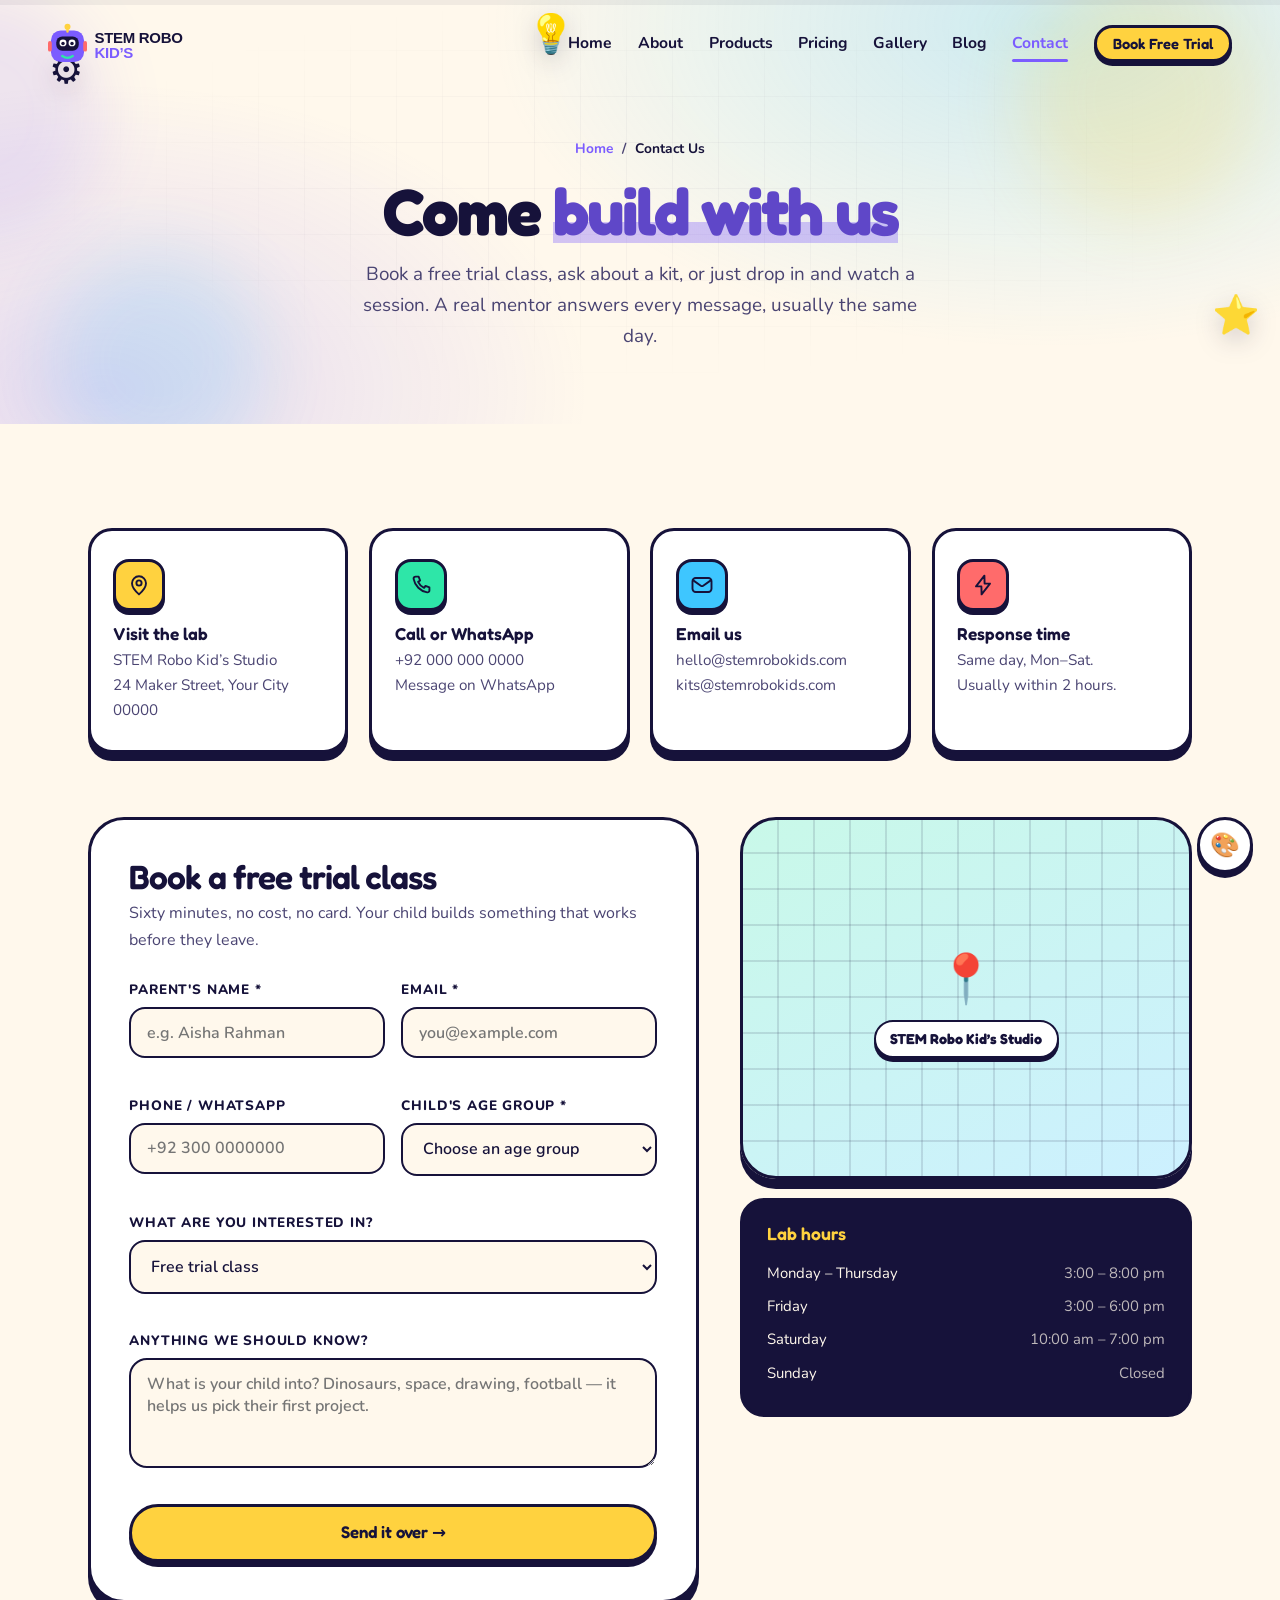
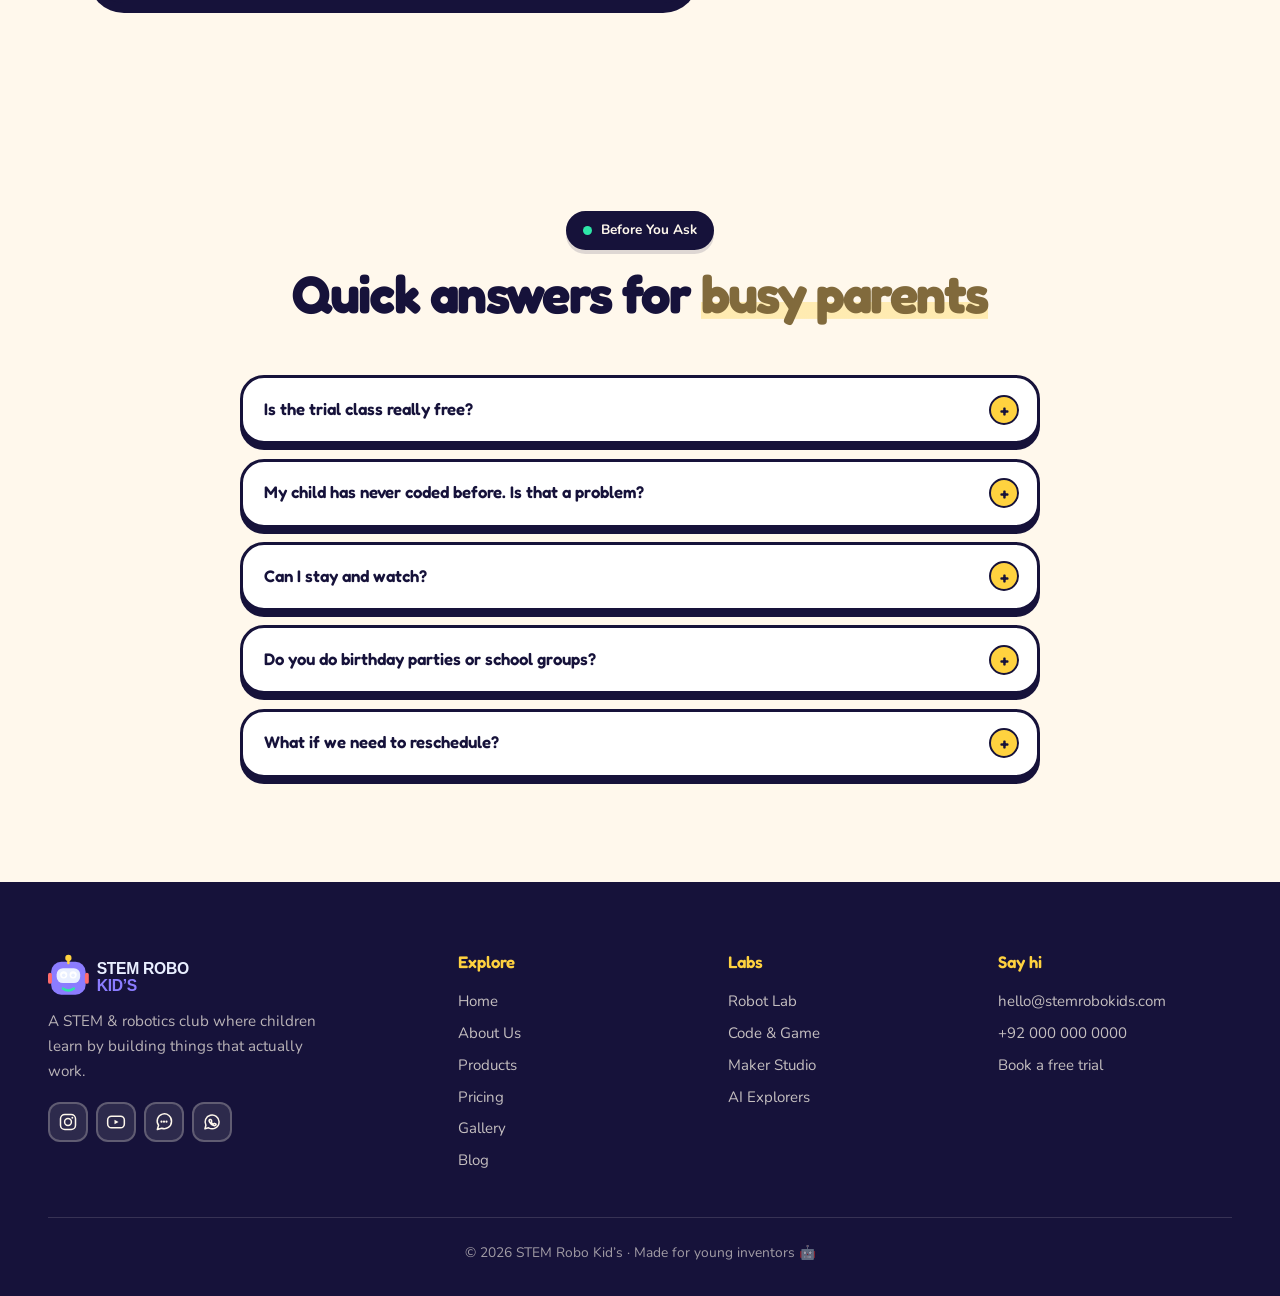
<file: contact.html>
<!DOCTYPE html>
<html lang="en">
<head>
<meta charset="UTF-8" />
<meta name="viewport" content="width=device-width, initial-scale=1.0" />
<!-- EDIT: page title + description (shown in Google results) -->
<title>Contact Us — STEM Robo Kid’s</title>
<meta name="description" content="Book a free trial class, ask about a robotics kit, or come visit the STEM Robo Kid’s lab. We reply the same day." />
<!-- EDIT: social preview. og:url and og:image must be full https:// links once live. -->
<meta property="og:type" content="website" />
<meta property="og:title" content="Contact Us — STEM Robo Kid’s" />
<meta property="og:description" content="Book a free trial class, ask about a robotics kit, or come visit the STEM Robo Kid’s lab. We reply the same day." />
<meta property="og:image" content="assets/img/og-share.svg" />
<meta name="twitter:card" content="summary_large_image" />
<link rel="preconnect" href="https://fonts.googleapis.com" />
<link rel="preconnect" href="https://fonts.gstatic.com" crossorigin />
<link href="https://fonts.googleapis.com/css2?family=Fredoka:wght@400;500;600;700&family=Nunito:wght@400;600;700;800&display=swap" rel="stylesheet" />
<link rel="stylesheet" href="assets/css/themes.css" />
<link rel="stylesheet" href="assets/css/style.css" />
<link rel="stylesheet" href="assets/css/pages.css" />
<link rel="icon" href="favicon.svg" type="image/svg+xml" />
<noscript><style>.reveal{opacity:1!important;transform:none!important}.hero__title .word{opacity:1!important;transform:none!important}</style></noscript>
<script>/* apply the saved theme before first paint, so there is no flash */
try{var t=localStorage.getItem('srk-theme');if(t)document.documentElement.setAttribute('data-theme',t)}catch(e){}</script>
</head>
<body>

<!-- Icon sprite: inline so it also works when the file is opened directly. -->
<svg class="sprite" aria-hidden="true" focusable="false"><defs>
<symbol id="i-pin" viewBox="0 0 24 24"><path d="M12 21.4s7-6.1 7-11.1a7 7 0 1 0-14 0c0 5 7 11.1 7 11.1z"/><circle cx="12" cy="10" r="2.6"/></symbol>
<symbol id="i-phone" viewBox="0 0 24 24"><path d="M6.6 3.6h3l1.5 3.9-2 1.4a12 12 0 0 0 6 6l1.4-2 3.9 1.5v3a2 2 0 0 1-2.2 2A17 17 0 0 1 4.6 5.8a2 2 0 0 1 2-2.2z"/></symbol>
<symbol id="i-mail" viewBox="0 0 24 24"><rect x="2.5" y="5" width="19" height="14" rx="3.2"/><path d="M3.6 7.6l7.2 5.1a2 2 0 0 0 2.4 0l7.2-5.1"/></symbol>
<symbol id="i-bolt" viewBox="0 0 24 24"><path d="M13.4 2.6L5 13.4h5.4L10.6 21.4 19 10.6h-5.4z"/></symbol>
<symbol id="i-s-photo" viewBox="0 0 24 24"><rect x="3" y="3" width="18" height="18" rx="5.2"/><circle cx="12" cy="12" r="4.1"/><circle cx="17.2" cy="6.8" r="1.15" fill="currentColor" stroke="none"/></symbol>
<symbol id="i-s-play" viewBox="0 0 24 24"><rect x="2" y="5" width="20" height="14" rx="4.6"/><path d="M10.2 9.2l4.8 2.8-4.8 2.8z" fill="currentColor" stroke="none"/></symbol>
<symbol id="i-s-chat" viewBox="0 0 24 24"><path d="M21 11.5a8.6 8.6 0 0 1-11.7 8L4 21l1.5-5.1A8.6 8.6 0 1 1 21 11.5z"/><path d="M9 11.6h.01M12 11.6h.01M15 11.6h.01" stroke-width="2.6"/></symbol>
<symbol id="i-s-wa" viewBox="0 0 24 24"><path d="M20.5 11.6A8.4 8.4 0 0 1 7.9 19l-4.4 1.2 1.2-4.3A8.4 8.4 0 1 1 20.5 11.6z"/><path d="M9.3 9.3c.2-.4.4-.4.6-.4h.5c.2 0 .4 0 .6.4l.6 1.5c.1.3 0 .4-.1.6l-.4.5c-.1.2-.2.3 0 .5a5.6 5.6 0 0 0 2.4 2.1c.3.1.4 0 .5-.1l.5-.6c.2-.2.3-.2.5-.1l1.5.7c.2.1.4.2.4.4a1.7 1.7 0 0 1-1.2 1.5 3.1 3.1 0 0 1-2.2-.2 9.4 9.4 0 0 1-4.4-4 3.3 3.3 0 0 1-.6-1.9c0-.5.2-.9.6-1.2z"/></symbol>
</defs></svg>

<div class="progress" aria-hidden="true"><span id="progressBar"></span></div>

<header class="nav" id="nav">
  <!-- EDIT: your logo + brand name -->
  <!-- EDIT: swap both files in assets/img/ for your own logo.
       Two versions: -dark for the light themes, -light for Space Cadet. -->
  <a class="brand" href="index.html" aria-label="STEM Robo Kid&rsquo;s home">
    <img class="brand__logo brand__logo--dark"  src="assets/img/logo.svg"
         alt="STEM Robo Kid&rsquo;s" width="260" height="56" />
    <img class="brand__logo brand__logo--light" src="assets/img/logo-light.svg"
         alt="" aria-hidden="true" width="260" height="56" />
  </a>
  <nav class="nav__links" id="navLinks">
    <a href="index.html">Home</a>
    <a href="about.html">About</a>
    <a href="products.html">Products</a>
    <a href="pricing.html">Pricing</a>
    <a href="gallery.html">Gallery</a>
    <a href="blog.html">Blog</a>
    <a class="is-active" href="contact.html">Contact</a>
    <a class="btn btn--sm btn--primary" href="#book">Book Free Trial</a>
  </nav>
  <button class="nav__burger" id="burger" aria-label="Open menu" aria-expanded="false">
    <span></span><span></span><span></span>
  </button>
</header>

<main>

<!-- ══ PAGE HERO ══ -->
<section class="phero">
  <div class="hero__bg" aria-hidden="true">
    <div class="grid" data-speed="0.10"></div>
    <div class="blob blob--sky"   data-speed="0.3"></div>
    <div class="blob blob--sun"   data-speed="0.18"></div>
    <div class="blob blob--grape" data-speed="0.26"></div>
    <span class="float float--bulb" data-speed="0.5">💡</span>
    <span class="float float--star" data-speed="0.62">⭐</span>
    <span class="float float--gear" data-speed="0.44">⚙️</span>
  </div>
  <div class="phero__inner">
    <nav class="crumb reveal" data-reveal="1" aria-label="Breadcrumb">
      <a href="index.html">Home</a><span>/</span><b>Contact Us</b>
    </nav>
    <h1 class="phero__title reveal" data-reveal="2">
      Come <span class="hl">build with us</span>
    </h1>
    <p class="phero__sub reveal" data-reveal="3">
      Book a free trial class, ask about a kit, or just drop in and watch a session.
      A real mentor answers every message, usually the same day.
    </p>
  </div>
</section>

<!-- ══ REACH US ══
     EDIT: replace the address, phone, email and hours below
     with your own. Also update the footer at the bottom of every page. -->
<section class="section">
  <div class="reach">
    <article class="reach__card reveal" data-reveal="1">
      <i><svg class="ico" aria-hidden="true"><use href="#i-pin"/></svg></i>
      <h3>Visit the lab</h3>
      <p>STEM Robo Kid’s Studio<br />24 Maker Street, Your City 00000</p>
    </article>
    <article class="reach__card reveal" data-reveal="2">
      <i><svg class="ico" aria-hidden="true"><use href="#i-phone"/></svg></i>
      <h3>Call or WhatsApp</h3>
      <a href="tel:+920000000000">+92 000 000 0000</a>
      <a href="https://wa.me/920000000000">Message on WhatsApp</a>
    </article>
    <article class="reach__card reveal" data-reveal="3">
      <i><svg class="ico" aria-hidden="true"><use href="#i-mail"/></svg></i>
      <h3>Email us</h3>
      <a href="mailto:hello@stemrobokids.com">hello@stemrobokids.com</a>
      <a href="mailto:kits@stemrobokids.com">kits@stemrobokids.com</a>
    </article>
    <article class="reach__card reveal" data-reveal="4">
      <i><svg class="ico" aria-hidden="true"><use href="#i-bolt"/></svg></i>
      <h3>Response time</h3>
      <p>Same day, Mon–Sat.<br />Usually within 2 hours.</p>
    </article>
  </div>

  <!-- ══ BOOKING FORM ══ -->
  <div class="book" id="book">
    <div>
      <!-- NOTE: this form validates in the browser but does not send anywhere yet.
           See documentation/index.html -> "Make the contact form send email". -->
      <form class="book__form reveal" id="contactForm" data-reveal="1" novalidate>
        <h2>Book a free trial class</h2>
        <p>Sixty minutes, no cost, no card. Your child builds something that works before they leave.</p>

        <div class="frow">
          <div class="field">
            <label for="pname">Parent's name *</label>
            <input type="text" id="pname" name="pname" autocomplete="name" placeholder="e.g. Aisha Rahman" />
            <span class="field__err"></span>
          </div>
          <div class="field">
            <label for="pmail">Email *</label>
            <input type="email" id="pmail" name="pmail" autocomplete="email" placeholder="you@example.com" />
            <span class="field__err"></span>
          </div>
        </div>

        <div class="frow">
          <div class="field">
            <label for="pphone">Phone / WhatsApp</label>
            <input type="tel" id="pphone" name="pphone" autocomplete="tel" placeholder="+92 300 0000000" />
            <span class="field__err"></span>
          </div>
          <div class="field">
            <label for="cage">Child's age group *</label>
            <select id="cage" name="cage">
              <option value="">Choose an age group</option>
              <option value="6-8">6–8 · Little Tinkerers</option>
              <option value="9-12">9–12 · Junior Engineers</option>
              <option value="13-16">13–16 · Innovator Squad</option>
            </select>
            <span class="field__err"></span>
          </div>
        </div>

        <div class="field">
          <label for="interest">What are you interested in?</label>
          <select id="interest" name="interest">
            <option value="Free trial class">Free trial class</option>
            <option value="Robot Lab">Robot Lab</option>
            <option value="Code &amp; Game Lab">Code &amp; Game Lab</option>
            <option value="Maker Studio">Maker Studio</option>
            <option value="AI Explorers">AI Explorers</option>
            <option value="Robo Starter Bot">Kit — Robo Starter Bot</option>
            <option value="Junior Arduino Lab">Kit — Junior Arduino Lab</option>
            <option value="Innovator Drone Kit">Kit — Innovator Drone Kit</option>
            <option value="AI Vision Pack">Kit — AI Vision Pack</option>
            <option value="Birthday party / group booking">Birthday party or group booking</option>
          </select>
          <span class="field__err"></span>
        </div>

        <div class="field">
          <label for="msg">Anything we should know?</label>
          <textarea id="msg" name="msg" placeholder="What is your child into? Dinosaurs, space, drawing, football — it helps us pick their first project."></textarea>
          <span class="field__err"></span>
        </div>

        <button class="btn btn--primary btn--lg btn--full" type="submit">Send it over →</button>
      </form>

      <div class="book__done" id="contactDone" hidden>
        <span class="emo">🎉</span>
        <h2>Message received!</h2>
        <p>A mentor will reply within a few hours with two or three trial slots to pick from.
           If it is urgent, WhatsApp us on +92 000 000 0000.</p>
      </div>
    </div>

    <aside class="book__aside">
      <div class="map reveal" data-reveal="2" role="img" aria-label="Map showing the STEM Robo Kid’s lab location">
        <div class="map__pin"><span>📍</span><b>STEM Robo Kid’s Studio</b></div>
      </div>

      <div class="hours reveal" data-reveal="3">
        <h3>Lab hours</h3>
        <ul>
          <li>Monday – Thursday <span>3:00 – 8:00 pm</span></li>
          <li>Friday <span>3:00 – 6:00 pm</span></li>
          <li>Saturday <span>10:00 am – 7:00 pm</span></li>
          <li>Sunday <span>Closed</span></li>
        </ul>
      </div>
    </aside>
  </div>
</section>

<!-- ══ FAQ ══ -->
<section class="section">
  <header class="sec-head">
    <p class="pill pill--dark reveal" data-reveal="1"><span class="pill__dot"></span> Before You Ask</p>
    <h2 class="sec-title reveal" data-reveal="2">Quick answers for <span class="hl hl--sun">busy parents</span></h2>
  </header>

  <div class="faq">
    <details class="faq__item reveal" data-reveal="1">
      <summary>Is the trial class really free?</summary>
      <p>Yes. One full sixty-minute session, no card details, no obligation. Your child uses lab hardware and takes home whatever they coded.</p>
    </details>
    <details class="faq__item reveal" data-reveal="2">
      <summary>My child has never coded before. Is that a problem?</summary>
      <p>That is the normal starting point. Most children who walk in have never touched a circuit or written a line of code, and the first session is designed for exactly that.</p>
    </details>
    <details class="faq__item reveal" data-reveal="3">
      <summary>Can I stay and watch?</summary>
      <p>Please do. There is a parents' bench at the back of every lab, and most parents stay for the first session or two.</p>
    </details>
    <details class="faq__item reveal" data-reveal="4">
      <summary>Do you do birthday parties or school groups?</summary>
      <p>Yes — build-a-robot parties for up to sixteen children, and weekday workshops for schools. Pick "Birthday party or group booking" in the form above and we will send options.</p>
    </details>
    <details class="faq__item reveal" data-reveal="5">
      <summary>What if we need to reschedule?</summary>
      <p>Message us any time before the session and we will move it. Missed classes can be made up on a Saturday.</p>
    </details>
  </div>
</section>

</main>

<!-- ══ FOOTER — EDIT: same on every page, keep them in sync ══ -->
<footer class="foot">
  <div class="foot__inner">
    <div class="foot__brand">
      <img class="brand__logo brand__logo--light" src="assets/img/logo-light.svg"
           alt="STEM Robo Kid&rsquo;s" width="260" height="56" />
      <p>A STEM &amp; robotics club where children learn by building things that actually work.</p>
      <!-- EDIT: point these at your real profiles -->
      <div class="foot__social">
        <a href="#" aria-label="Instagram"><svg class="ico" aria-hidden="true"><use href="#i-s-photo"/></svg></a>
        <a href="#" aria-label="YouTube"><svg class="ico" aria-hidden="true"><use href="#i-s-play"/></svg></a>
        <a href="#" aria-label="Facebook"><svg class="ico" aria-hidden="true"><use href="#i-s-chat"/></svg></a>
        <a href="#" aria-label="WhatsApp"><svg class="ico" aria-hidden="true"><use href="#i-s-wa"/></svg></a>
      </div>
    </div>
    <div class="foot__col"><h4>Explore</h4><a href="index.html">Home</a><a href="about.html">About Us</a><a href="products.html">Products</a><a href="pricing.html">Pricing</a><a href="gallery.html">Gallery</a><a href="blog.html">Blog</a></div>
    <div class="foot__col"><h4>Labs</h4><a href="index.html#programs">Robot Lab</a><a href="index.html#programs">Code &amp; Game</a><a href="index.html#programs">Maker Studio</a><a href="index.html#programs">AI Explorers</a></div>
    <div class="foot__col"><h4>Say hi</h4><a href="mailto:hello@stemrobokids.com">hello@stemrobokids.com</a><a href="tel:+920000000000">+92 000 000 0000</a><a href="contact.html#book">Book a free trial</a></div>
  </div>
  <p class="foot__base">© <span class="yr">2026</span> STEM Robo Kid’s · Made for young inventors 🤖</p>
</footer>


<!-- ══ THEME SWITCHER ══ -->
<div class="themer" id="themer">
  <button class="themer__btn" id="themerBtn" aria-expanded="false" aria-controls="themerPanel" aria-label="Change colour theme" title="Change colour theme">🎨</button>
  <div class="themer__panel" id="themerPanel" role="group" aria-label="Colour themes">
    <p class="themer__title">Pick a colour</p>
    <button class="swatch" data-theme="pop"    aria-pressed="true"><i></i>Robo Pop<span class="swatch__tick">✓</span></button>
    <button class="swatch" data-theme="bubble" aria-pressed="false"><i></i>Bubblegum<span class="swatch__tick">✓</span></button>
    <button class="swatch" data-theme="jungle" aria-pressed="false"><i></i>Jungle Circuit<span class="swatch__tick">✓</span></button>
    <button class="swatch" data-theme="space"  aria-pressed="false"><i></i>Space Cadet<span class="swatch__tick">✓</span></button>
    <button class="swatch" data-theme="sunset" aria-pressed="false"><i></i>Sunset Lab<span class="swatch__tick">✓</span></button>
  </div>
</div>

<script src="assets/js/main.js"></script>
</body>
</html>
</file>
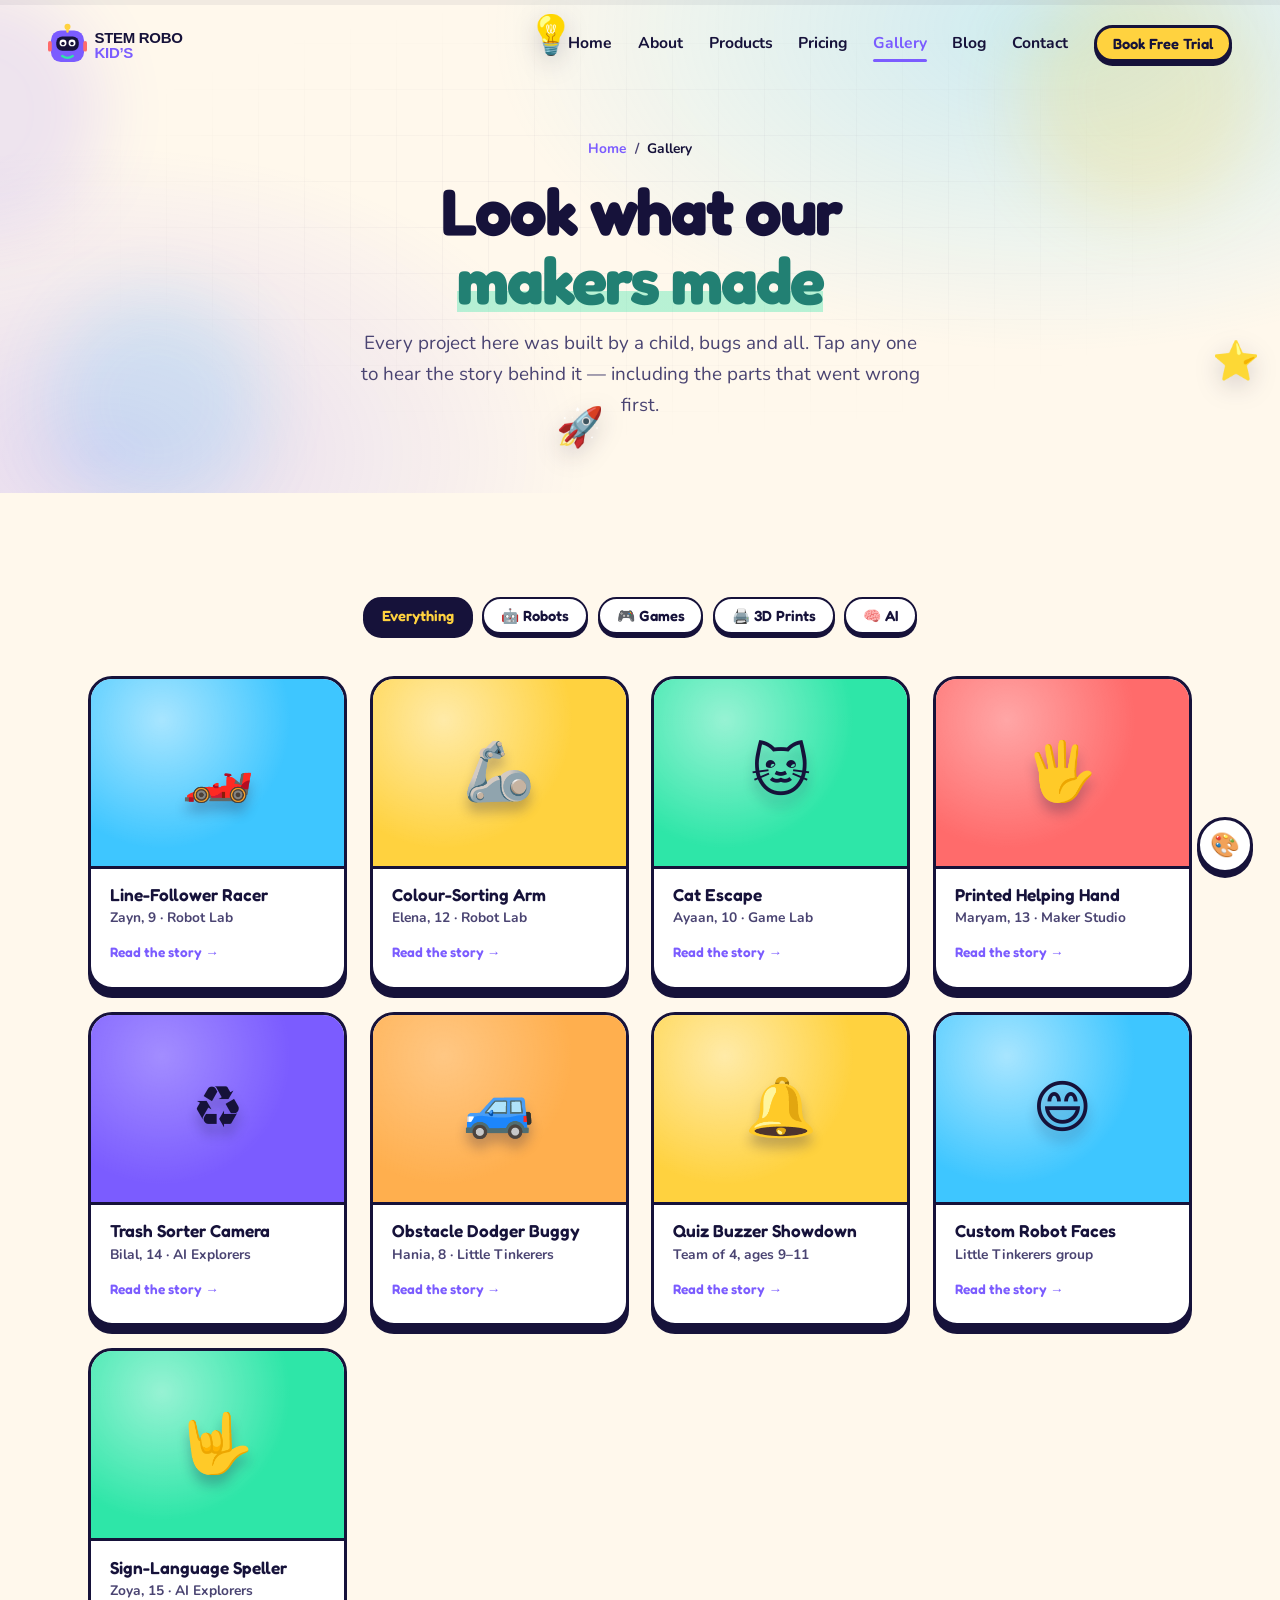
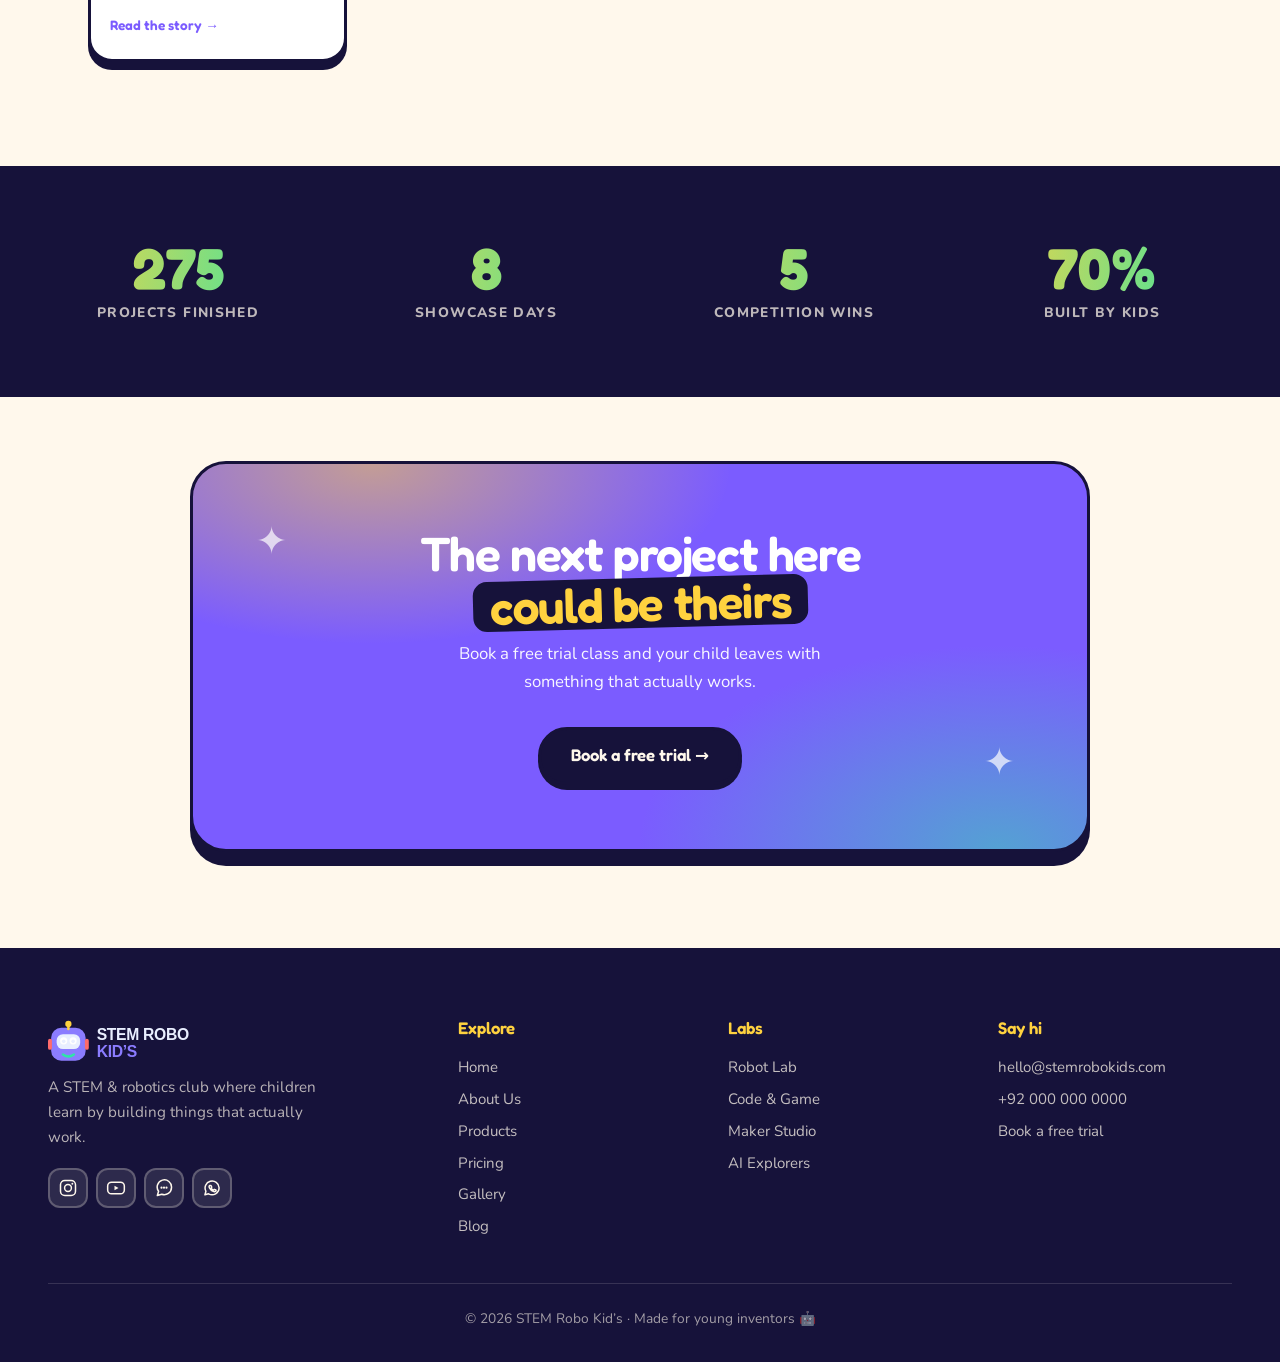
<file: gallery.html>
<!DOCTYPE html>
<html lang="en">
<head>
<meta charset="UTF-8" />
<meta name="viewport" content="width=device-width, initial-scale=1.0" />
<!-- EDIT: page title + description (shown in Google results) -->
<title>Gallery — STEM Robo Kid’s Student Projects</title>
<meta name="description" content="Real projects built by STEM Robo Kid’s kids: line-follower racers, sorting arms, homemade games, printed prosthetic hands and AI experiments." />
<!-- EDIT: social preview. og:url and og:image must be full https:// links once live. -->
<meta property="og:type" content="website" />
<meta property="og:title" content="Gallery — STEM Robo Kid’s Student Projects" />
<meta property="og:description" content="Real projects built by STEM Robo Kid’s kids: line-follower racers, sorting arms, homemade games, printed prosthetic hands and AI experiments." />
<meta property="og:image" content="assets/img/og-share.svg" />
<meta name="twitter:card" content="summary_large_image" />
<link rel="preconnect" href="https://fonts.googleapis.com" />
<link rel="preconnect" href="https://fonts.gstatic.com" crossorigin />
<link href="https://fonts.googleapis.com/css2?family=Fredoka:wght@400;500;600;700&family=Nunito:wght@400;600;700;800&display=swap" rel="stylesheet" />
<link rel="stylesheet" href="assets/css/themes.css" />
<link rel="stylesheet" href="assets/css/style.css" />
<link rel="stylesheet" href="assets/css/pages.css" />
<link rel="icon" href="favicon.svg" type="image/svg+xml" />
<noscript><style>.reveal{opacity:1!important;transform:none!important}.hero__title .word{opacity:1!important;transform:none!important}</style></noscript>
<script>/* apply the saved theme before first paint, so there is no flash */
try{var t=localStorage.getItem('srk-theme');if(t)document.documentElement.setAttribute('data-theme',t)}catch(e){}</script>
</head>
<body>

<!-- Icon sprite: inline so it also works when the file is opened directly. -->
<svg class="sprite" aria-hidden="true" focusable="false"><defs>
<symbol id="i-s-photo" viewBox="0 0 24 24"><rect x="3" y="3" width="18" height="18" rx="5.2"/><circle cx="12" cy="12" r="4.1"/><circle cx="17.2" cy="6.8" r="1.15" fill="currentColor" stroke="none"/></symbol>
<symbol id="i-s-play" viewBox="0 0 24 24"><rect x="2" y="5" width="20" height="14" rx="4.6"/><path d="M10.2 9.2l4.8 2.8-4.8 2.8z" fill="currentColor" stroke="none"/></symbol>
<symbol id="i-s-chat" viewBox="0 0 24 24"><path d="M21 11.5a8.6 8.6 0 0 1-11.7 8L4 21l1.5-5.1A8.6 8.6 0 1 1 21 11.5z"/><path d="M9 11.6h.01M12 11.6h.01M15 11.6h.01" stroke-width="2.6"/></symbol>
<symbol id="i-s-wa" viewBox="0 0 24 24"><path d="M20.5 11.6A8.4 8.4 0 0 1 7.9 19l-4.4 1.2 1.2-4.3A8.4 8.4 0 1 1 20.5 11.6z"/><path d="M9.3 9.3c.2-.4.4-.4.6-.4h.5c.2 0 .4 0 .6.4l.6 1.5c.1.3 0 .4-.1.6l-.4.5c-.1.2-.2.3 0 .5a5.6 5.6 0 0 0 2.4 2.1c.3.1.4 0 .5-.1l.5-.6c.2-.2.3-.2.5-.1l1.5.7c.2.1.4.2.4.4a1.7 1.7 0 0 1-1.2 1.5 3.1 3.1 0 0 1-2.2-.2 9.4 9.4 0 0 1-4.4-4 3.3 3.3 0 0 1-.6-1.9c0-.5.2-.9.6-1.2z"/></symbol>
</defs></svg>

<div class="progress" aria-hidden="true"><span id="progressBar"></span></div>

<header class="nav" id="nav">
  <!-- EDIT: your logo + brand name -->
  <!-- EDIT: swap both files in assets/img/ for your own logo.
       Two versions: -dark for the light themes, -light for Space Cadet. -->
  <a class="brand" href="index.html" aria-label="STEM Robo Kid&rsquo;s home">
    <img class="brand__logo brand__logo--dark"  src="assets/img/logo.svg"
         alt="STEM Robo Kid&rsquo;s" width="260" height="56" />
    <img class="brand__logo brand__logo--light" src="assets/img/logo-light.svg"
         alt="" aria-hidden="true" width="260" height="56" />
  </a>
  <nav class="nav__links" id="navLinks">
    <a href="index.html">Home</a>
    <a href="about.html">About</a>
    <a href="products.html">Products</a>
    <a href="pricing.html">Pricing</a>
    <a class="is-active" href="gallery.html">Gallery</a>
    <a href="blog.html">Blog</a>
    <a href="contact.html">Contact</a>
    <a class="btn btn--sm btn--primary" href="contact.html#book">Book Free Trial</a>
  </nav>
  <button class="nav__burger" id="burger" aria-label="Open menu" aria-expanded="false">
    <span></span><span></span><span></span>
  </button>
</header>

<main>

<!-- ══ PAGE HERO ══ -->
<section class="phero">
  <div class="hero__bg" aria-hidden="true">
    <div class="grid" data-speed="0.10"></div>
    <div class="blob blob--grape" data-speed="0.26"></div>
    <div class="blob blob--sky"   data-speed="0.34"></div>
    <div class="blob blob--sun"   data-speed="0.18"></div>
    <span class="float float--star"   data-speed="0.6">⭐</span>
    <span class="float float--rocket" data-speed="0.48">🚀</span>
    <span class="float float--bulb"   data-speed="0.32">💡</span>
  </div>
  <div class="phero__inner">
    <nav class="crumb reveal" data-reveal="1" aria-label="Breadcrumb">
      <a href="index.html">Home</a><span>/</span><b>Gallery</b>
    </nav>
    <h1 class="phero__title reveal" data-reveal="2">
      Look what our <span class="hl hl--mint">makers made</span>
    </h1>
    <p class="phero__sub reveal" data-reveal="3">
      Every project here was built by a child, bugs and all. Tap any one to hear the story
      behind it &mdash; including the parts that went wrong first.
    </p>
  </div>
</section>

<!-- ══ GALLERY ══ -->
<section class="section">
  <div class="filters" data-filter-target="#galGrid" role="group" aria-label="Filter projects">
    <button class="chip-btn is-on" data-filter="all"    aria-pressed="true">Everything</button>
    <button class="chip-btn"       data-filter="robots" aria-pressed="false">🤖 Robots</button>
    <button class="chip-btn"       data-filter="games"  aria-pressed="false">🎮 Games</button>
    <button class="chip-btn"       data-filter="prints" aria-pressed="false">🖨️ 3D Prints</button>
    <button class="chip-btn"       data-filter="ai"     aria-pressed="false">🧠 AI</button>
  </div>

  <!-- EDIT: one <article class="gal__tile"> = one project.
       The data-* attributes fill the pop-up: title, maker, tech, story.
       Copy a whole <article> block to add another. -->
  <div class="gal" id="galGrid">

    <article class="gal__tile reveal" tabindex="0" role="button" data-cat="robots" data-reveal="1"
      data-title="Line-Follower Racer"
      data-maker="Zayn, 9 · Robot Lab"
      data-tech="Arduino · 2× IR sensors · 3D printed chassis"
      data-story="Zayn wanted the fastest bot in the class, so he kept turning the motor speed up until the racer flew straight off the track at every corner. Six attempts later he worked out the fix himself: read the sensors more often and slow down before the turn, not during it. It now finishes the course in 14 seconds.">
      <div class="gal__art gal__art--a">🏎️</div>
      <div class="gal__meta"><h3>Line-Follower Racer</h3><p>Zayn, 9 · Robot Lab</p><span class="gal__more">Read the story →</span></div>
    </article>

    <article class="gal__tile reveal" tabindex="0" role="button" data-cat="robots" data-reveal="2"
      data-title="Colour-Sorting Arm"
      data-maker="Elena, 12 · Robot Lab"
      data-tech="3 servos · colour sensor · Python"
      data-story="A three-joint arm that picks up bottle caps and drops them into the right bin by colour. Elena's first version sorted everything into the red bin because she compared the wrong sensor value. Finding that bug took her two sessions and she now explains it to newer students herself.">
      <div class="gal__art gal__art--b">🦾</div>
      <div class="gal__meta"><h3>Colour-Sorting Arm</h3><p>Elena, 12 · Robot Lab</p><span class="gal__more">Read the story →</span></div>
    </article>

    <article class="gal__tile reveal" tabindex="0" role="button" data-cat="games" data-reveal="3"
      data-title="Cat Escape (platformer)"
      data-maker="Ayaan, 10 · Code &amp; Game Lab"
      data-tech="Python · Pygame · hand-drawn sprites"
      data-story="Twelve levels, a double jump and a boss made of laundry. Ayaan drew every sprite on paper first, scanned them in, then spent three weeks getting the jump to feel right. He tested it on his little sister and cut four levels she found boring.">
      <div class="gal__art gal__art--c">🐱</div>
      <div class="gal__meta"><h3>Cat Escape</h3><p>Ayaan, 10 · Game Lab</p><span class="gal__more">Read the story →</span></div>
    </article>

    <article class="gal__tile reveal" tabindex="0" role="button" data-cat="prints" data-reveal="1"
      data-title="Printed Helping Hand"
      data-maker="Maryam, 13 · Maker Studio"
      data-tech="Tinkercad · PLA · fishing line tendons"
      data-story="A mechanical hand where pulling a string curls the fingers. Maryam redesigned the knuckle joint five times because the printed pins kept snapping. Version six uses a thicker pin and a looser tolerance, and it has survived four months of demos.">
      <div class="gal__art gal__art--d">🖐️</div>
      <div class="gal__meta"><h3>Printed Helping Hand</h3><p>Maryam, 13 · Maker Studio</p><span class="gal__more">Read the story →</span></div>
    </article>

    <article class="gal__tile reveal" tabindex="0" role="button" data-cat="ai" data-reveal="2"
      data-title="Trash Sorter Camera"
      data-maker="Bilal, 14 · AI Explorers"
      data-tech="Single-board computer · camera · vision model"
      data-story="Points a camera at a bin and calls out paper, plastic or metal. Bilal trained it on photos he took around the lab, then discovered it only worked under the lab's lights. Re-shooting the training photos in four different rooms fixed it — his own lesson in why data matters more than code.">
      <div class="gal__art gal__art--e">♻️</div>
      <div class="gal__meta"><h3>Trash Sorter Camera</h3><p>Bilal, 14 · AI Explorers</p><span class="gal__more">Read the story →</span></div>
    </article>

    <article class="gal__tile reveal" tabindex="0" role="button" data-cat="robots" data-reveal="3"
      data-title="Obstacle Dodger Buggy"
      data-maker="Hania, 8 · Little Tinkerers"
      data-tech="Snap chassis · ultrasonic sensor · block coding"
      data-story="Hania's buggy reverses and turns whenever something gets within 20 cm. Her first program made it reverse forever because she forgot to stop the loop. She now calls that bug 'the scared robot' and demonstrates it on purpose.">
      <div class="gal__art gal__art--f">🚙</div>
      <div class="gal__meta"><h3>Obstacle Dodger Buggy</h3><p>Hania, 8 · Little Tinkerers</p><span class="gal__more">Read the story →</span></div>
    </article>

    <article class="gal__tile reveal" tabindex="0" role="button" data-cat="games" data-reveal="1"
      data-title="Quiz Buzzer Showdown"
      data-maker="Team of 4, ages 9–11 · Game Lab"
      data-tech="Arduino · 4 buzzers · LED scoreboard"
      data-story="Four buttons, one scoreboard and a lockout so only the first press counts. The team argued for a whole session about whose button was faster, then built a test that proved the code was fair. That argument is now part of how we teach debouncing.">
      <div class="gal__art gal__art--b">🔔</div>
      <div class="gal__meta"><h3>Quiz Buzzer Showdown</h3><p>Team of 4, ages 9–11</p><span class="gal__more">Read the story →</span></div>
    </article>

    <article class="gal__tile reveal" tabindex="0" role="button" data-cat="prints" data-reveal="2"
      data-title="Custom Robot Faces"
      data-maker="Little Tinkerers group · Maker Studio"
      data-tech="Tinkercad · PLA · magnets"
      data-story="Every child in the 6–8 group designed a face plate that clips onto the class robot with magnets. It was their first time turning something they drew into something they could hold, and the whole set now lives on the lab wall.">
      <div class="gal__art gal__art--a">😄</div>
      <div class="gal__meta"><h3>Custom Robot Faces</h3><p>Little Tinkerers group</p><span class="gal__more">Read the story →</span></div>
    </article>

    <article class="gal__tile reveal" tabindex="0" role="button" data-cat="ai" data-reveal="3"
      data-title="Sign-Language Speller"
      data-maker="Zoya, 15 · AI Explorers"
      data-tech="Camera · hand-tracking · text-to-speech"
      data-story="Reads finger-spelled letters from a webcam and speaks them out loud. Zoya built it after meeting a deaf cousin, and spent most of her time on the hardest part: knowing when a letter has finished rather than firing the same letter twenty times a second.">
      <div class="gal__art gal__art--c">🤟</div>
      <div class="gal__meta"><h3>Sign-Language Speller</h3><p>Zoya, 15 · AI Explorers</p><span class="gal__more">Read the story →</span></div>
    </article>

  </div>
  <p class="grid-empty" hidden>Nothing in that category yet — try another filter.</p>
</section>

<!-- ══ SHOWCASE BAND ══ -->
<section class="stats">
  <div class="stats__inner">
    <div class="stat reveal" data-reveal="1"><b class="count" data-count="380">0</b><span>projects finished</span></div>
    <div class="stat reveal" data-reveal="2"><b class="count" data-count="12">0</b><span>showcase days</span></div>
    <div class="stat reveal" data-reveal="3"><b class="count" data-count="7">0</b><span>competition wins</span></div>
    <div class="stat reveal" data-reveal="4"><b class="count" data-count="100" data-suffix="%">0</b><span>built by kids</span></div>
  </div>
</section>

<!-- ══ CTA ══ -->
<section class="cta">
  <div class="cta__card reveal" data-reveal="1">
    <span class="cta__spark cta__spark--1">✦</span>
    <span class="cta__spark cta__spark--2">✦</span>
    <h2>The next project here <span>could be theirs</span></h2>
    <p>Book a free trial class and your child leaves with something that actually works.</p>
    <a class="btn btn--dark btn--lg" href="contact.html#book">Book a free trial →</a>
  </div>
</section>

</main>

<!-- ══ LIGHTBOX ══ -->
<div class="lightbox" id="lightbox" hidden role="dialog" aria-modal="true" aria-labelledby="lbTitle">
  <div class="lightbox__panel">
    <button class="lightbox__close" aria-label="Close project">✕</button>
    <div class="lightbox__art"></div>
    <div class="lightbox__body">
      <h2 class="lightbox__title" id="lbTitle"></h2>
      <p class="lightbox__maker"></p>
      <p class="lightbox__story"></p>
      <span class="lightbox__tech"></span>
    </div>
  </div>
</div>

<!-- ══ FOOTER — EDIT: same on every page, keep them in sync ══ -->
<footer class="foot">
  <div class="foot__inner">
    <div class="foot__brand">
      <img class="brand__logo brand__logo--light" src="assets/img/logo-light.svg"
           alt="STEM Robo Kid&rsquo;s" width="260" height="56" />
      <p>A STEM &amp; robotics club where children learn by building things that actually work.</p>
      <!-- EDIT: point these at your real profiles -->
      <div class="foot__social">
        <a href="#" aria-label="Instagram"><svg class="ico" aria-hidden="true"><use href="#i-s-photo"/></svg></a>
        <a href="#" aria-label="YouTube"><svg class="ico" aria-hidden="true"><use href="#i-s-play"/></svg></a>
        <a href="#" aria-label="Facebook"><svg class="ico" aria-hidden="true"><use href="#i-s-chat"/></svg></a>
        <a href="#" aria-label="WhatsApp"><svg class="ico" aria-hidden="true"><use href="#i-s-wa"/></svg></a>
      </div>
    </div>
    <div class="foot__col"><h4>Explore</h4><a href="index.html">Home</a><a href="about.html">About Us</a><a href="products.html">Products</a><a href="pricing.html">Pricing</a><a href="gallery.html">Gallery</a><a href="blog.html">Blog</a></div>
    <div class="foot__col"><h4>Labs</h4><a href="index.html#programs">Robot Lab</a><a href="index.html#programs">Code &amp; Game</a><a href="index.html#programs">Maker Studio</a><a href="index.html#programs">AI Explorers</a></div>
    <div class="foot__col"><h4>Say hi</h4><a href="mailto:hello@stemrobokids.com">hello@stemrobokids.com</a><a href="tel:+920000000000">+92 000 000 0000</a><a href="contact.html#book">Book a free trial</a></div>
  </div>
  <p class="foot__base">© <span class="yr">2026</span> STEM Robo Kid’s · Made for young inventors 🤖</p>
</footer>


<!-- ══ THEME SWITCHER ══ -->
<div class="themer" id="themer">
  <button class="themer__btn" id="themerBtn" aria-expanded="false" aria-controls="themerPanel" aria-label="Change colour theme" title="Change colour theme">🎨</button>
  <div class="themer__panel" id="themerPanel" role="group" aria-label="Colour themes">
    <p class="themer__title">Pick a colour</p>
    <button class="swatch" data-theme="pop"    aria-pressed="true"><i></i>Robo Pop<span class="swatch__tick">✓</span></button>
    <button class="swatch" data-theme="bubble" aria-pressed="false"><i></i>Bubblegum<span class="swatch__tick">✓</span></button>
    <button class="swatch" data-theme="jungle" aria-pressed="false"><i></i>Jungle Circuit<span class="swatch__tick">✓</span></button>
    <button class="swatch" data-theme="space"  aria-pressed="false"><i></i>Space Cadet<span class="swatch__tick">✓</span></button>
    <button class="swatch" data-theme="sunset" aria-pressed="false"><i></i>Sunset Lab<span class="swatch__tick">✓</span></button>
  </div>
</div>

<script src="assets/js/main.js"></script>
</body>
</html>
</file>
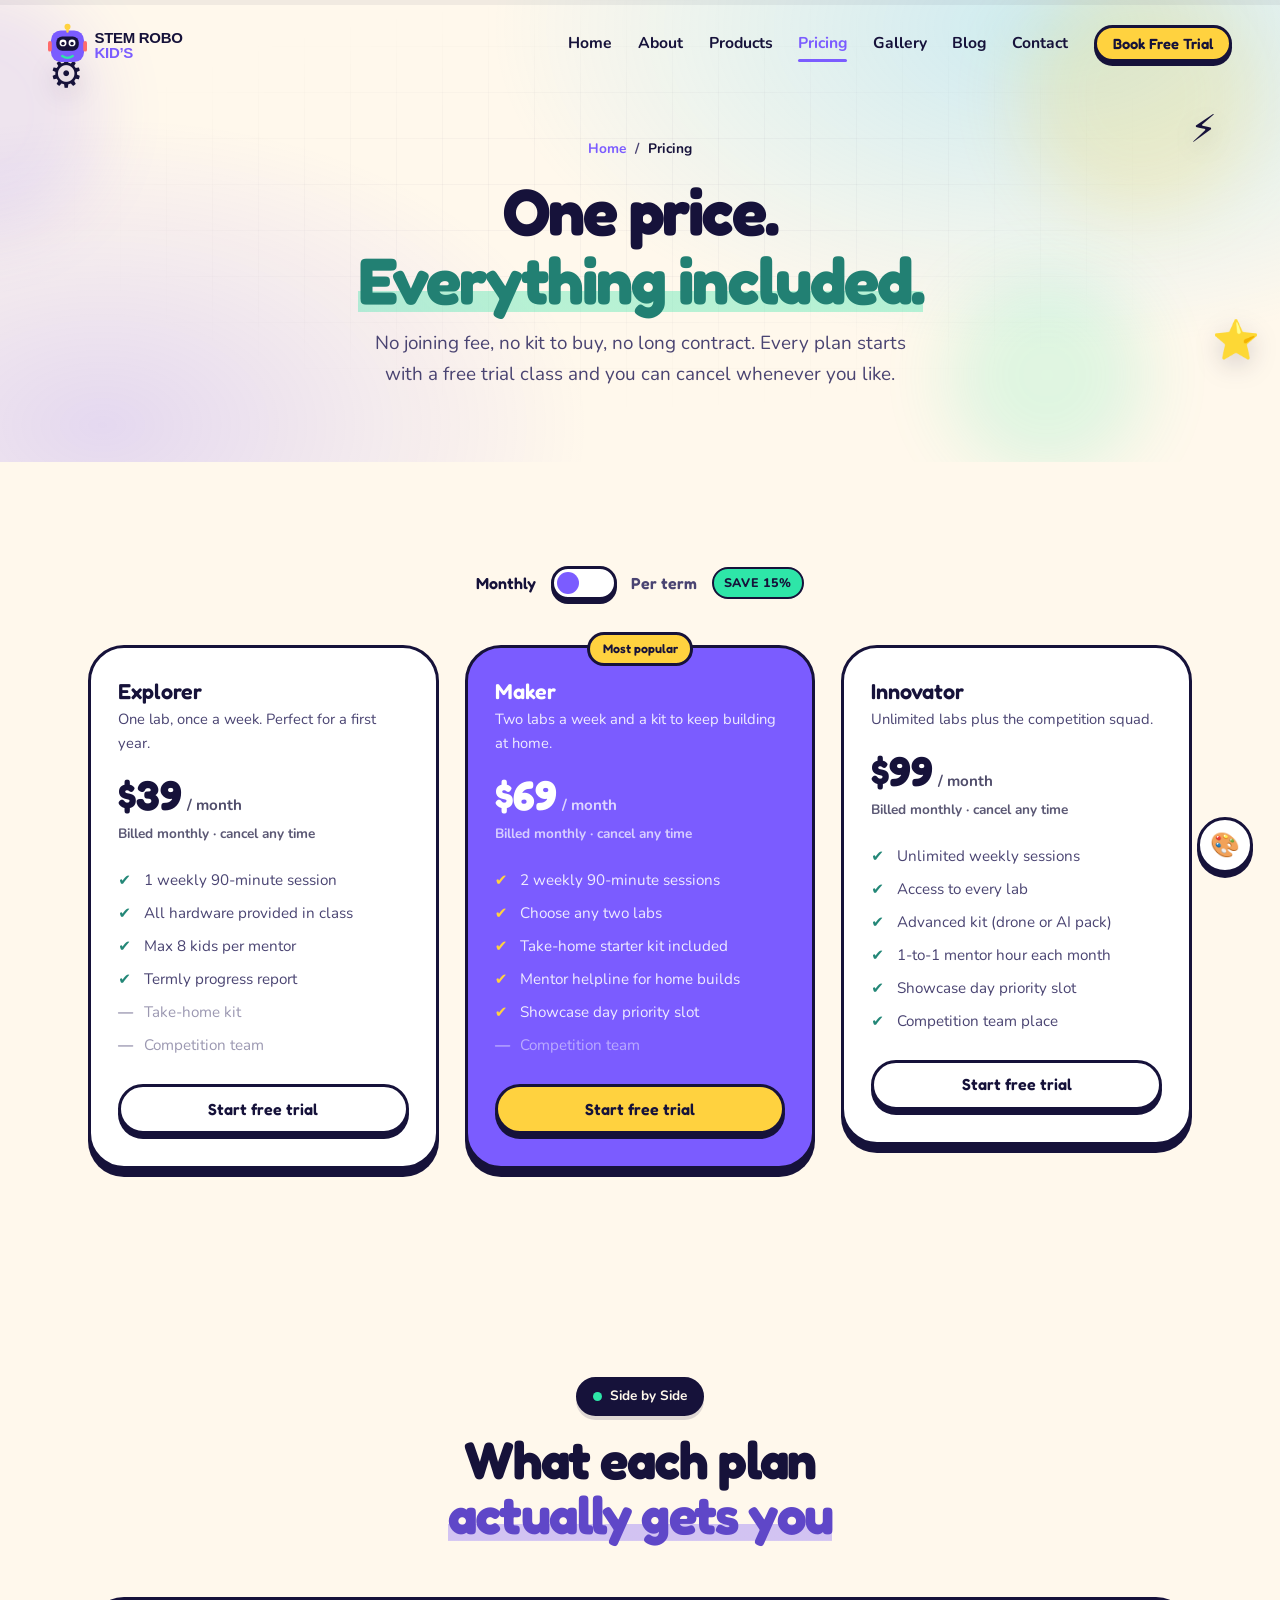
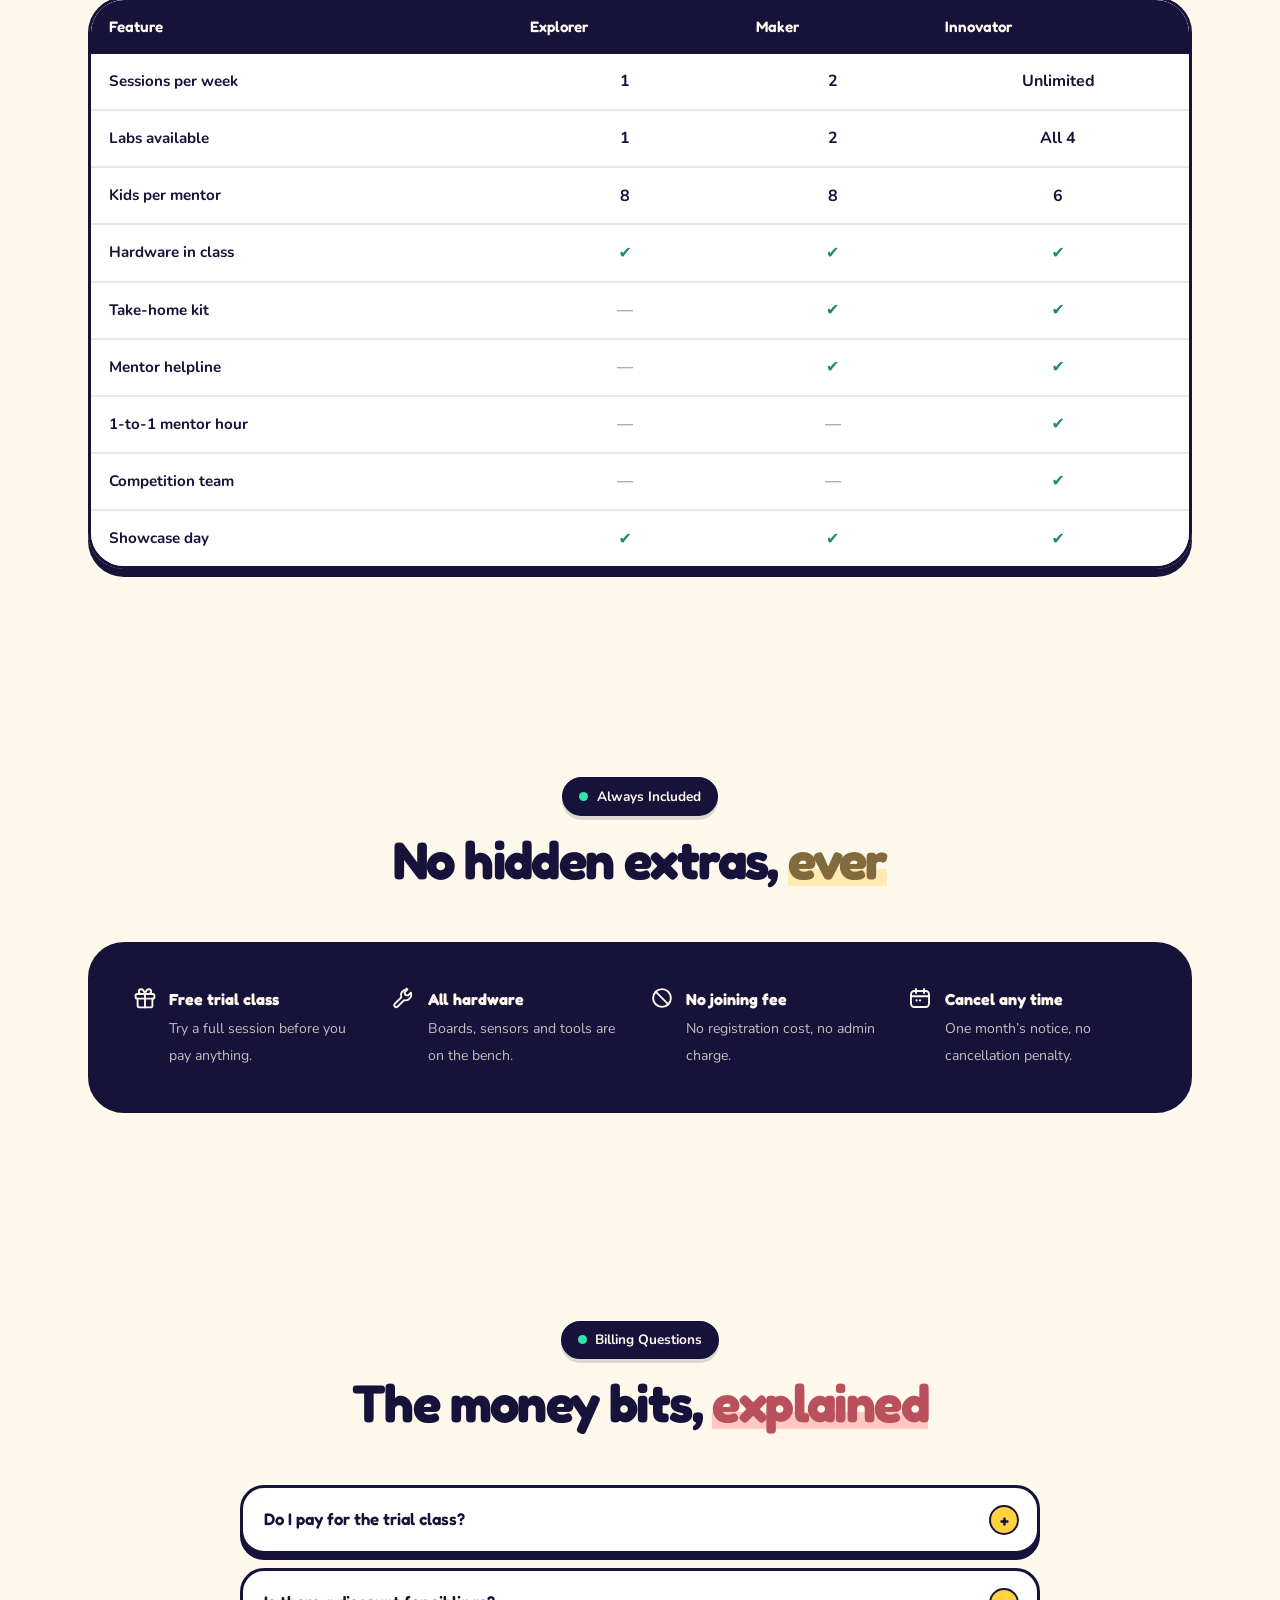
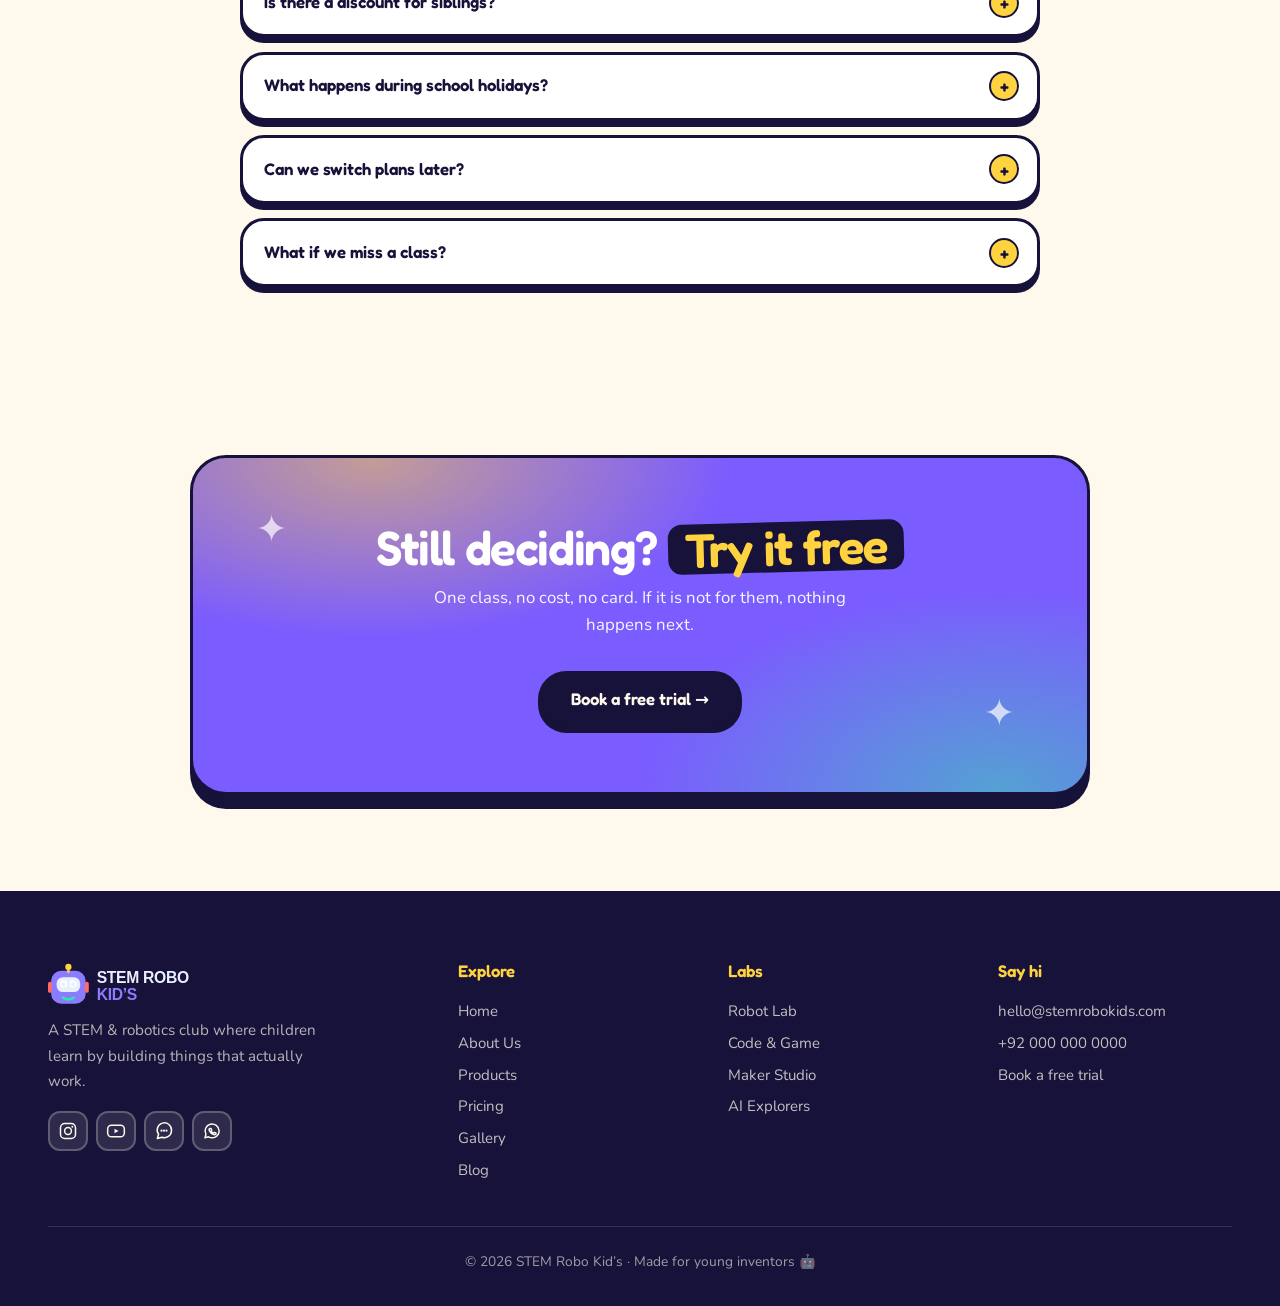
<file: pricing.html>
<!DOCTYPE html>
<html lang="en">
<head>
<meta charset="UTF-8" />
<meta name="viewport" content="width=device-width, initial-scale=1.0" />
<!-- EDIT: page title + description (shown in Google results) -->
<title>Pricing — STEM Robo Kid’s Robotics Club</title>
<meta name="description" content="Simple monthly or termly membership plans for the STEM Robo Kid’s robotics and coding club. No joining fee, cancel any time, first class free." />
<!-- EDIT: social preview. og:url and og:image must be full https:// links once live. -->
<meta property="og:type" content="website" />
<meta property="og:title" content="Pricing — STEM Robo Kid’s Robotics Club" />
<meta property="og:description" content="Simple monthly or termly membership plans for the STEM Robo Kid’s robotics and coding club. No joining fee, cancel any time, first class free." />
<meta property="og:image" content="assets/img/og-share.svg" />
<meta name="twitter:card" content="summary_large_image" />
<link rel="preconnect" href="https://fonts.googleapis.com" />
<link rel="preconnect" href="https://fonts.gstatic.com" crossorigin />
<link href="https://fonts.googleapis.com/css2?family=Fredoka:wght@400;500;600;700&family=Nunito:wght@400;600;700;800&display=swap" rel="stylesheet" />
<link rel="stylesheet" href="assets/css/themes.css" />
<link rel="stylesheet" href="assets/css/style.css" />
<link rel="stylesheet" href="assets/css/pages.css" />
<link rel="icon" href="favicon.svg" type="image/svg+xml" />
<noscript><style>.reveal{opacity:1!important;transform:none!important}.hero__title .word{opacity:1!important;transform:none!important}</style></noscript>
<script>/* apply the saved theme before first paint, so there is no flash */
try{var t=localStorage.getItem('srk-theme');if(t)document.documentElement.setAttribute('data-theme',t)}catch(e){}</script>
</head>
<body>

<!-- Icon sprite: inline so it also works when the file is opened directly. -->
<svg class="sprite" aria-hidden="true" focusable="false"><defs>
<symbol id="i-gift" viewBox="0 0 24 24"><rect x="2.6" y="8" width="18.8" height="4.6" rx="1.6"/><path d="M4.6 12.6v6.8a2 2 0 0 0 2 2h10.8a2 2 0 0 0 2-2v-6.8"/><path d="M12 8v13.4"/><path d="M12 8S10.6 3.2 8.2 3.2a2.4 2.4 0 0 0 0 4.8zM12 8s1.4-4.8 3.8-4.8a2.4 2.4 0 0 1 0 4.8z"/></symbol>
<symbol id="i-wrench" viewBox="0 0 24 24"><path d="M15.4 3.6a5.6 5.6 0 0 0-5.1 7.7l-6.7 6.7a2 2 0 0 0 2.8 2.8l6.7-6.7a5.6 5.6 0 0 0 6.7-7.4l-2.9 2.9-2.6-.7-.7-2.6 2.9-2.9a5.6 5.6 0 0 0-1.1-.8z"/></symbol>
<symbol id="i-ban" viewBox="0 0 24 24"><circle cx="12" cy="12" r="8.9"/><path d="M5.7 5.7l12.6 12.6"/></symbol>
<symbol id="i-cal" viewBox="0 0 24 24"><rect x="3" y="5" width="18" height="16" rx="3.2"/><path d="M3 10.2h18M8 3v4M16 3v4"/><circle cx="8.6" cy="14.4" r="1.1" fill="currentColor" stroke="none"/><circle cx="12" cy="14.4" r="1.1" fill="currentColor" stroke="none"/></symbol>
<symbol id="i-s-photo" viewBox="0 0 24 24"><rect x="3" y="3" width="18" height="18" rx="5.2"/><circle cx="12" cy="12" r="4.1"/><circle cx="17.2" cy="6.8" r="1.15" fill="currentColor" stroke="none"/></symbol>
<symbol id="i-s-play" viewBox="0 0 24 24"><rect x="2" y="5" width="20" height="14" rx="4.6"/><path d="M10.2 9.2l4.8 2.8-4.8 2.8z" fill="currentColor" stroke="none"/></symbol>
<symbol id="i-s-chat" viewBox="0 0 24 24"><path d="M21 11.5a8.6 8.6 0 0 1-11.7 8L4 21l1.5-5.1A8.6 8.6 0 1 1 21 11.5z"/><path d="M9 11.6h.01M12 11.6h.01M15 11.6h.01" stroke-width="2.6"/></symbol>
<symbol id="i-s-wa" viewBox="0 0 24 24"><path d="M20.5 11.6A8.4 8.4 0 0 1 7.9 19l-4.4 1.2 1.2-4.3A8.4 8.4 0 1 1 20.5 11.6z"/><path d="M9.3 9.3c.2-.4.4-.4.6-.4h.5c.2 0 .4 0 .6.4l.6 1.5c.1.3 0 .4-.1.6l-.4.5c-.1.2-.2.3 0 .5a5.6 5.6 0 0 0 2.4 2.1c.3.1.4 0 .5-.1l.5-.6c.2-.2.3-.2.5-.1l1.5.7c.2.1.4.2.4.4a1.7 1.7 0 0 1-1.2 1.5 3.1 3.1 0 0 1-2.2-.2 9.4 9.4 0 0 1-4.4-4 3.3 3.3 0 0 1-.6-1.9c0-.5.2-.9.6-1.2z"/></symbol>
</defs></svg>

<div class="progress" aria-hidden="true"><span id="progressBar"></span></div>

<!-- EDIT: your logo + brand name -->
<header class="nav" id="nav">
  <!-- EDIT: swap both files in assets/img/ for your own logo.
       Two versions: -dark for the light themes, -light for Space Cadet. -->
  <a class="brand" href="index.html" aria-label="STEM Robo Kid&rsquo;s home">
    <img class="brand__logo brand__logo--dark"  src="assets/img/logo.svg"
         alt="STEM Robo Kid&rsquo;s" width="260" height="56" />
    <img class="brand__logo brand__logo--light" src="assets/img/logo-light.svg"
         alt="" aria-hidden="true" width="260" height="56" />
  </a>
  <nav class="nav__links" id="navLinks">
    <a href="index.html">Home</a>
    <a href="about.html">About</a>
    <a href="products.html">Products</a>
    <a class="is-active" href="pricing.html">Pricing</a>
    <a href="gallery.html">Gallery</a>
    <a href="blog.html">Blog</a>
    <a href="contact.html">Contact</a>
    <a class="btn btn--sm btn--primary" href="contact.html#book">Book Free Trial</a>
  </nav>
  <button class="nav__burger" id="burger" aria-label="Open menu" aria-expanded="false">
    <span></span><span></span><span></span>
  </button>
</header>

<main>

<!-- ══ PAGE HERO ══ -->
<section class="phero">
  <div class="hero__bg" aria-hidden="true">
    <div class="grid" data-speed="0.10"></div>
    <div class="blob blob--grape" data-speed="0.26"></div>
    <div class="blob blob--sun"   data-speed="0.18"></div>
    <div class="blob blob--mint"  data-speed="0.32"></div>
    <span class="float float--star" data-speed="0.6">⭐</span>
    <span class="float float--bolt" data-speed="0.68">⚡</span>
    <span class="float float--gear" data-speed="0.44">⚙️</span>
  </div>
  <div class="phero__inner">
    <nav class="crumb reveal" data-reveal="1" aria-label="Breadcrumb">
      <a href="index.html">Home</a><span>/</span><b>Pricing</b>
    </nav>
    <h1 class="phero__title reveal" data-reveal="2">
      One price. <span class="hl hl--mint">Everything included.</span>
    </h1>
    <p class="phero__sub reveal" data-reveal="3">
      No joining fee, no kit to buy, no long contract. Every plan starts with a
      free trial class and you can cancel whenever you like.
    </p>
  </div>
</section>

<!-- ══ PLANS ══
     EDIT: change the numbers in data-month / data-term and the plan features.
     The toggle swaps between the two values automatically. -->
<section class="section">

  <div class="billing reveal" data-reveal="1">
    <span class="billing__opt is-on" id="optMonthly">Monthly</span>
    <button class="billing__switch" id="billingSwitch" role="switch"
            aria-checked="false" aria-label="Switch between monthly and termly billing"></button>
    <span class="billing__opt" id="optTermly">Per term</span>
    <span class="billing__save">Save 15%</span>
  </div>

  <div class="plans">

    <article class="plan reveal" data-reveal="1">
      <h3 class="plan__name">Explorer</h3>
      <p class="plan__note">One lab, once a week. Perfect for a first year.</p>
      <p class="plan__price">
        <b class="price" data-month="39" data-term="99">$39</b>
        <span class="per">/ month</span>
      </p>
      <p class="plan__bill">Billed monthly · cancel any time</p>
      <ul class="plan__feat">
        <li>1 weekly 90-minute session</li>
        <li>All hardware provided in class</li>
        <li>Max 8 kids per mentor</li>
        <li>Termly progress report</li>
        <li class="no">Take-home kit</li>
        <li class="no">Competition team</li>
      </ul>
      <a class="btn btn--ghost btn--full" href="contact.html?item=Explorer%20plan#book">Start free trial</a>
    </article>

    <article class="plan plan--best reveal" data-reveal="2">
      <span class="plan__tag">Most popular</span>
      <h3 class="plan__name">Maker</h3>
      <p class="plan__note">Two labs a week and a kit to keep building at home.</p>
      <p class="plan__price">
        <b class="price" data-month="69" data-term="176">$69</b>
        <span class="per">/ month</span>
      </p>
      <p class="plan__bill">Billed monthly · cancel any time</p>
      <ul class="plan__feat">
        <li>2 weekly 90-minute sessions</li>
        <li>Choose any two labs</li>
        <li>Take-home starter kit included</li>
        <li>Mentor helpline for home builds</li>
        <li>Showcase day priority slot</li>
        <li class="no">Competition team</li>
      </ul>
      <a class="btn btn--primary btn--full" href="contact.html?item=Maker%20plan#book">Start free trial</a>
    </article>

    <article class="plan reveal" data-reveal="3">
      <h3 class="plan__name">Innovator</h3>
      <p class="plan__note">Unlimited labs plus the competition squad.</p>
      <p class="plan__price">
        <b class="price" data-month="99" data-term="252">$99</b>
        <span class="per">/ month</span>
      </p>
      <p class="plan__bill">Billed monthly · cancel any time</p>
      <ul class="plan__feat">
        <li>Unlimited weekly sessions</li>
        <li>Access to every lab</li>
        <li>Advanced kit (drone or AI pack)</li>
        <li>1-to-1 mentor hour each month</li>
        <li>Showcase day priority slot</li>
        <li>Competition team place</li>
      </ul>
      <a class="btn btn--ghost btn--full" href="contact.html?item=Innovator%20plan#book">Start free trial</a>
    </article>

  </div>
</section>

<!-- ══ COMPARISON ══ -->
<section class="section">
  <header class="sec-head">
    <p class="pill pill--dark reveal" data-reveal="1"><span class="pill__dot"></span> Side by Side</p>
    <h2 class="sec-title reveal" data-reveal="2">What each plan <span class="hl">actually gets you</span></h2>
  </header>

  <div class="compare reveal" data-reveal="1">
    <table>
      <thead>
        <tr><th scope="col">Feature</th><th scope="col">Explorer</th><th scope="col">Maker</th><th scope="col">Innovator</th></tr>
      </thead>
      <tbody>
        <tr><th scope="row">Sessions per week</th><td>1</td><td>2</td><td>Unlimited</td></tr>
        <tr><th scope="row">Labs available</th><td>1</td><td>2</td><td>All 4</td></tr>
        <tr><th scope="row">Kids per mentor</th><td>8</td><td>8</td><td>6</td></tr>
        <tr><th scope="row">Hardware in class</th><td class="y">✔</td><td class="y">✔</td><td class="y">✔</td></tr>
        <tr><th scope="row">Take-home kit</th><td class="n">—</td><td class="y">✔</td><td class="y">✔</td></tr>
        <tr><th scope="row">Mentor helpline</th><td class="n">—</td><td class="y">✔</td><td class="y">✔</td></tr>
        <tr><th scope="row">1-to-1 mentor hour</th><td class="n">—</td><td class="n">—</td><td class="y">✔</td></tr>
        <tr><th scope="row">Competition team</th><td class="n">—</td><td class="n">—</td><td class="y">✔</td></tr>
        <tr><th scope="row">Showcase day</th><td class="y">✔</td><td class="y">✔</td><td class="y">✔</td></tr>
      </tbody>
    </table>
  </div>
</section>

<!-- ══ EVERY PLAN INCLUDES ══ -->
<section class="section">
  <header class="sec-head">
    <p class="pill pill--dark reveal" data-reveal="1"><span class="pill__dot"></span> Always Included</p>
    <h2 class="sec-title reveal" data-reveal="2">No hidden extras, <span class="hl hl--sun">ever</span></h2>
  </header>

  <div class="incl reveal" data-reveal="1">
    <div class="incl__item"><i><svg class="ico" aria-hidden="true"><use href="#i-gift"/></svg></i><div><b>Free trial class</b><span>Try a full session before you pay anything.</span></div></div>
    <div class="incl__item"><i><svg class="ico" aria-hidden="true"><use href="#i-wrench"/></svg></i><div><b>All hardware</b><span>Boards, sensors and tools are on the bench.</span></div></div>
    <div class="incl__item"><i><svg class="ico" aria-hidden="true"><use href="#i-ban"/></svg></i><div><b>No joining fee</b><span>No registration cost, no admin charge.</span></div></div>
    <div class="incl__item"><i><svg class="ico" aria-hidden="true"><use href="#i-cal"/></svg></i><div><b>Cancel any time</b><span>One month&rsquo;s notice, no cancellation penalty.</span></div></div>
  </div>
</section>

<!-- ══ FAQ ══ -->
<section class="section">
  <header class="sec-head">
    <p class="pill pill--dark reveal" data-reveal="1"><span class="pill__dot"></span> Billing Questions</p>
    <h2 class="sec-title reveal" data-reveal="2">The money bits, <span class="hl hl--coral">explained</span></h2>
  </header>

  <div class="faq">
    <details class="faq__item reveal" data-reveal="1">
      <summary>Do I pay for the trial class?</summary>
      <p>No. The first session is free for every plan, and you only start paying if your child wants to come back.</p>
    </details>
    <details class="faq__item reveal" data-reveal="2">
      <summary>Is there a discount for siblings?</summary>
      <p>Yes — 20% off the second child and every child after that, on any plan. Mention it when you book and we apply it automatically.</p>
    </details>
    <details class="faq__item reveal" data-reveal="3">
      <summary>What happens during school holidays?</summary>
      <p>Regular sessions pause and billing pauses with them. Holiday camps run separately and are optional.</p>
    </details>
    <details class="faq__item reveal" data-reveal="4">
      <summary>Can we switch plans later?</summary>
      <p>Any time, in either direction. Changes take effect from your next billing date and we never charge a fee for switching.</p>
    </details>
    <details class="faq__item reveal" data-reveal="5">
      <summary>What if we miss a class?</summary>
      <p>Tell us before the session and we will move it. Missed classes can be made up on a Saturday within the same month.</p>
    </details>
  </div>
</section>

<!-- ══ CTA ══ -->
<section class="cta">
  <div class="cta__card reveal" data-reveal="1">
    <span class="cta__spark cta__spark--1">✦</span>
    <span class="cta__spark cta__spark--2">✦</span>
    <h2>Still deciding? <span>Try it free</span></h2>
    <p>One class, no cost, no card. If it is not for them, nothing happens next.</p>
    <a class="btn btn--dark btn--lg" href="contact.html#book">Book a free trial →</a>
  </div>
</section>

</main>

<!-- ══ FOOTER — EDIT: same on every page, keep them in sync ══ -->
<footer class="foot">
  <div class="foot__inner">
    <div class="foot__brand">
      <img class="brand__logo brand__logo--light" src="assets/img/logo-light.svg"
           alt="STEM Robo Kid&rsquo;s" width="260" height="56" />
      <p>A STEM &amp; robotics club where children learn by building things that actually work.</p>
      <!-- EDIT: point these at your real profiles -->
      <div class="foot__social">
        <a href="#" aria-label="Instagram"><svg class="ico" aria-hidden="true"><use href="#i-s-photo"/></svg></a>
        <a href="#" aria-label="YouTube"><svg class="ico" aria-hidden="true"><use href="#i-s-play"/></svg></a>
        <a href="#" aria-label="Facebook"><svg class="ico" aria-hidden="true"><use href="#i-s-chat"/></svg></a>
        <a href="#" aria-label="WhatsApp"><svg class="ico" aria-hidden="true"><use href="#i-s-wa"/></svg></a>
      </div>
    </div>
    <div class="foot__col"><h4>Explore</h4><a href="index.html">Home</a><a href="about.html">About Us</a><a href="products.html">Products</a><a href="pricing.html">Pricing</a><a href="gallery.html">Gallery</a><a href="blog.html">Blog</a></div>
    <div class="foot__col"><h4>Labs</h4><a href="index.html#programs">Robot Lab</a><a href="index.html#programs">Code &amp; Game</a><a href="index.html#programs">Maker Studio</a><a href="index.html#programs">AI Explorers</a></div>
    <div class="foot__col"><h4>Say hi</h4><a href="mailto:hello@stemrobokids.com">hello@stemrobokids.com</a><a href="tel:+920000000000">+92 000 000 0000</a><a href="contact.html#book">Book a free trial</a></div>
  </div>
  <p class="foot__base">© <span class="yr">2026</span> STEM Robo Kid’s · Made for young inventors 🤖</p>
</footer>

<!-- ══ THEME SWITCHER ══ -->
<div class="themer" id="themer">
  <button class="themer__btn" id="themerBtn" aria-expanded="false" aria-controls="themerPanel" aria-label="Change colour theme" title="Change colour theme">🎨</button>
  <div class="themer__panel" id="themerPanel" role="group" aria-label="Colour themes">
    <p class="themer__title">Pick a colour</p>
    <button class="swatch" data-theme="pop"    aria-pressed="true"><i></i>Robo Pop<span class="swatch__tick">✓</span></button>
    <button class="swatch" data-theme="bubble" aria-pressed="false"><i></i>Bubblegum<span class="swatch__tick">✓</span></button>
    <button class="swatch" data-theme="jungle" aria-pressed="false"><i></i>Jungle Circuit<span class="swatch__tick">✓</span></button>
    <button class="swatch" data-theme="space"  aria-pressed="false"><i></i>Space Cadet<span class="swatch__tick">✓</span></button>
    <button class="swatch" data-theme="sunset" aria-pressed="false"><i></i>Sunset Lab<span class="swatch__tick">✓</span></button>
  </div>
</div>

<script src="assets/js/main.js"></script>
</body>
</html>
</file>
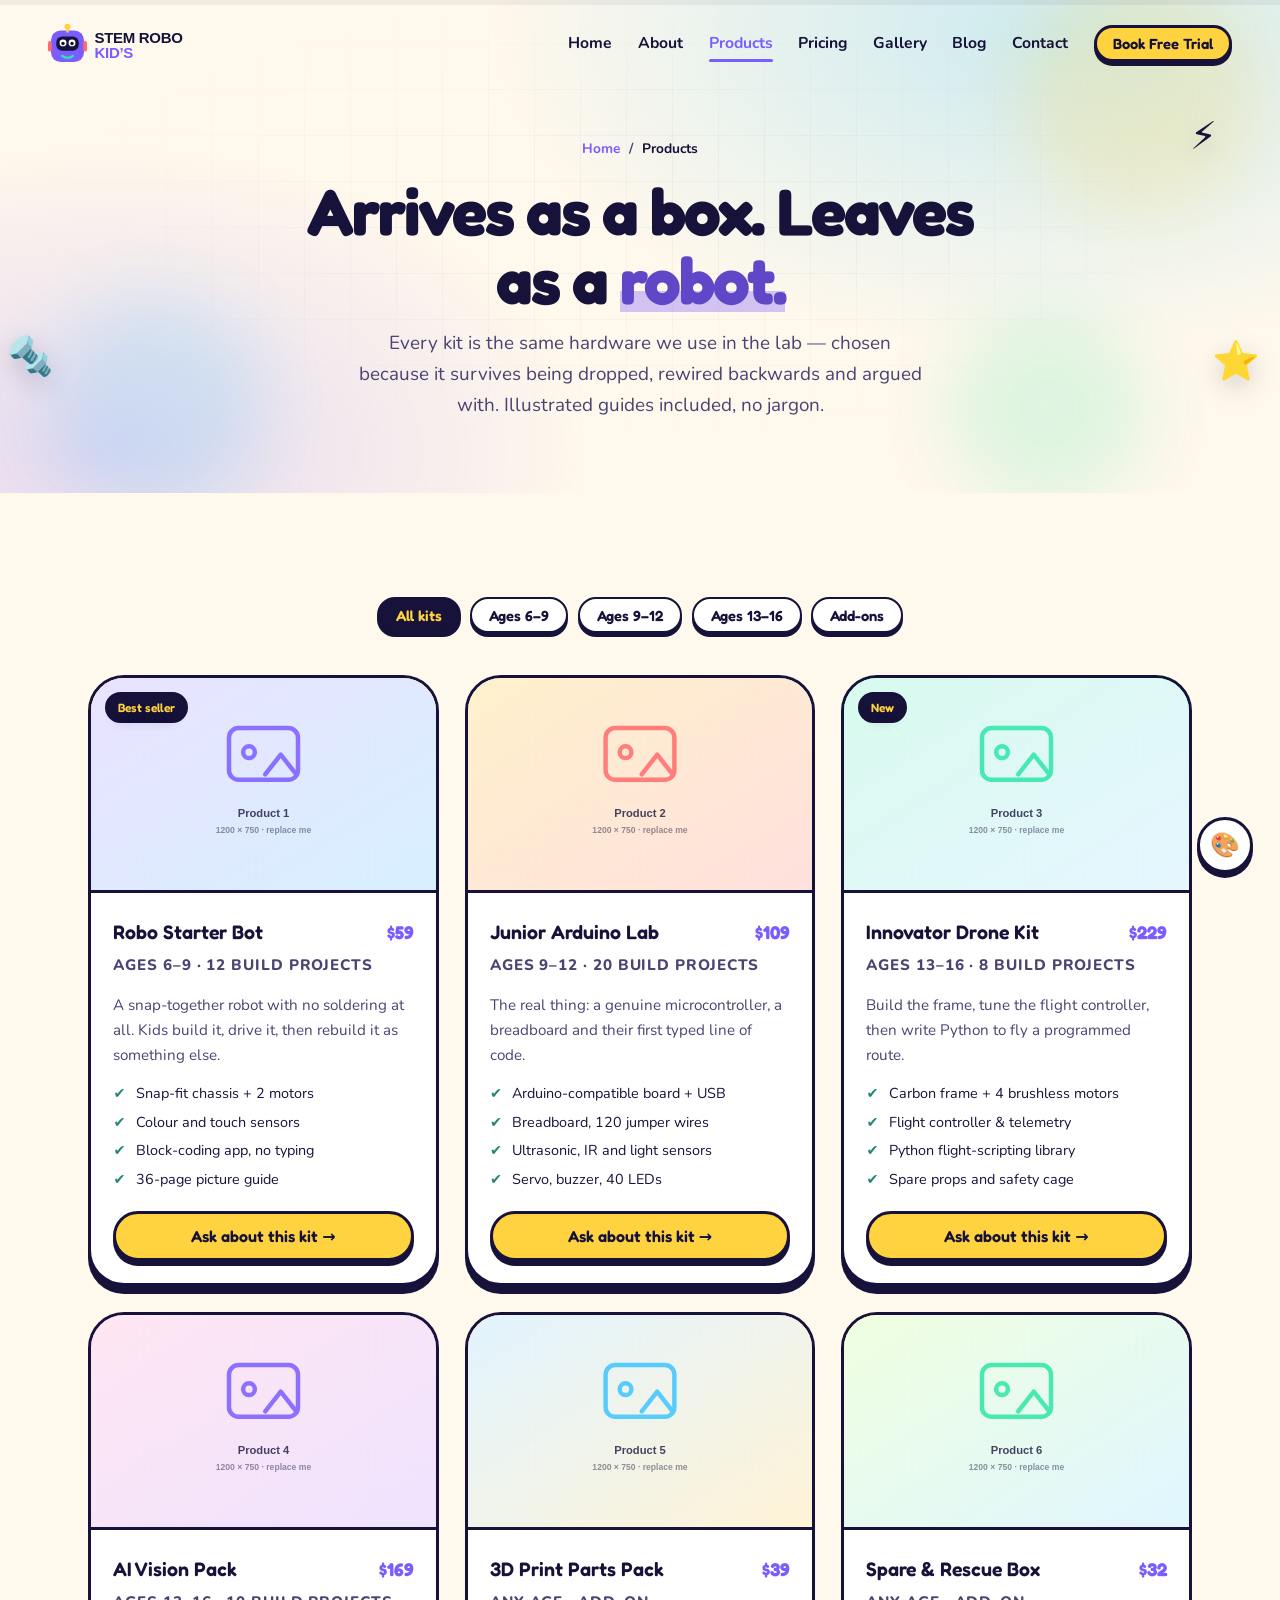
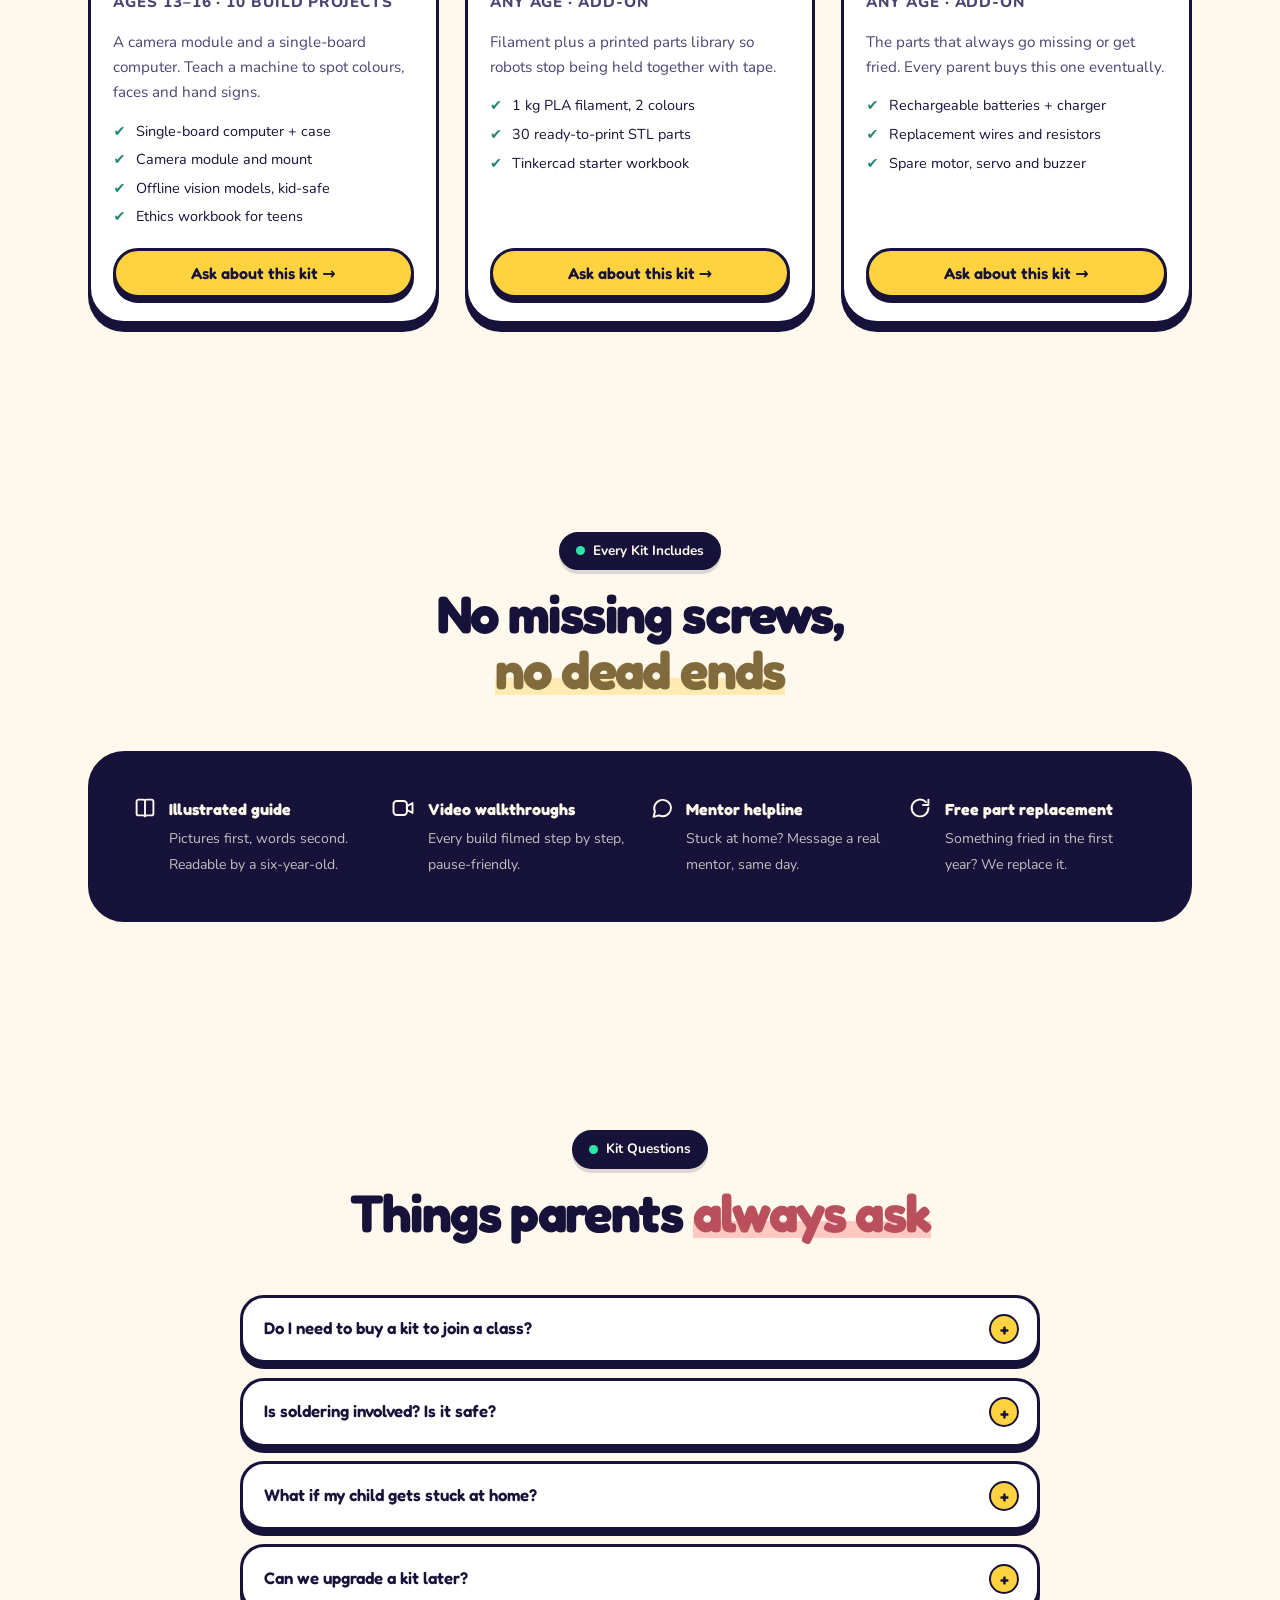
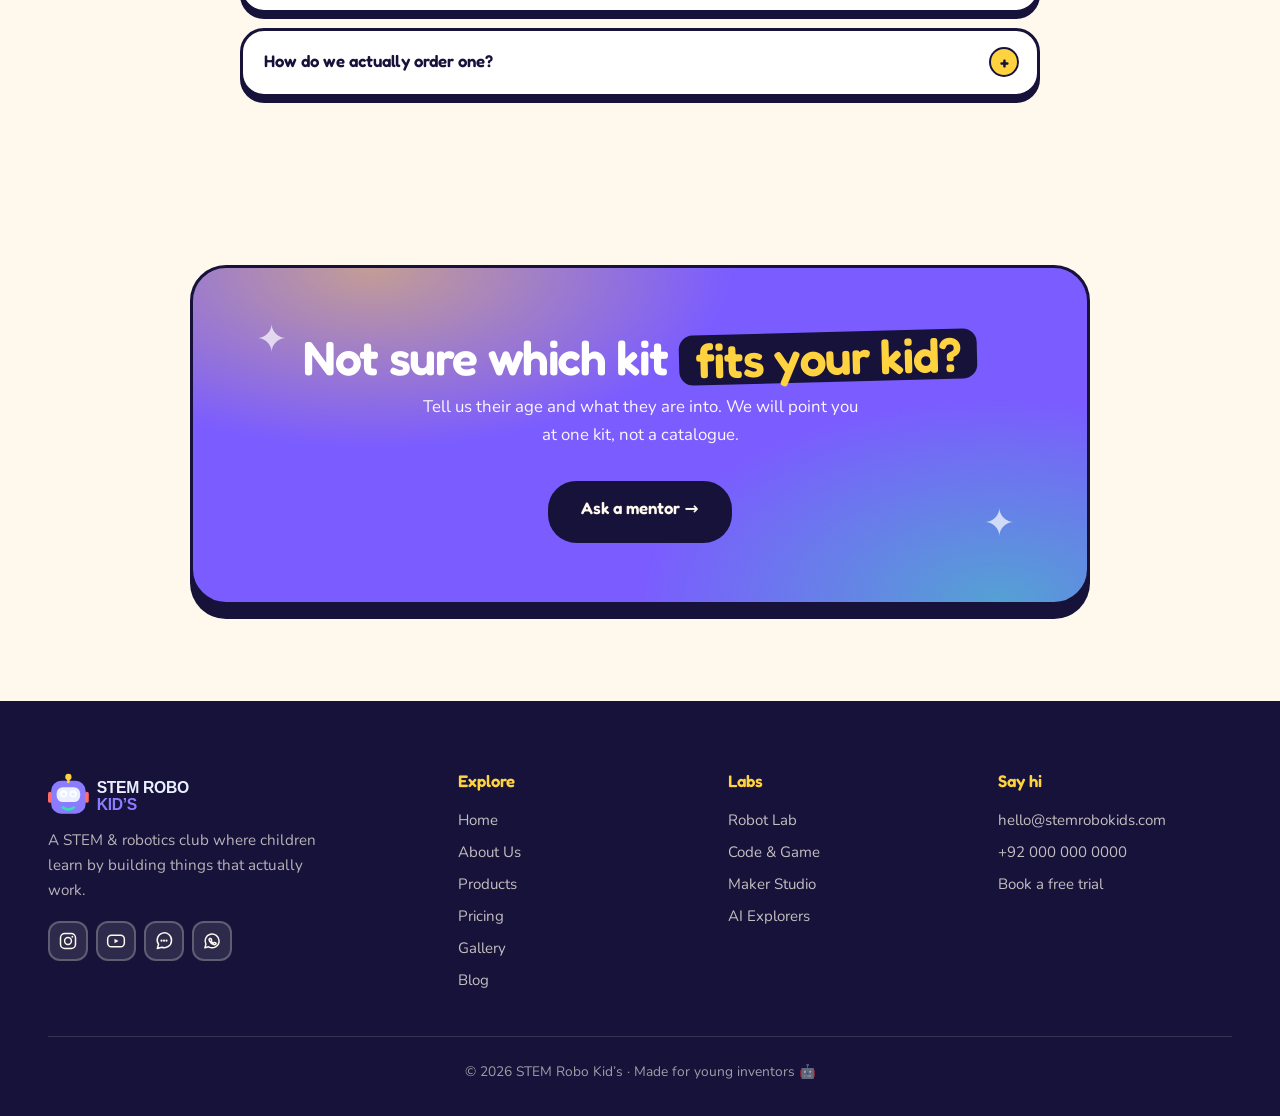
<file: products.html>
<!DOCTYPE html>
<html lang="en">
<head>
<meta charset="UTF-8" />
<meta name="viewport" content="width=device-width, initial-scale=1.0" />
<!-- EDIT: page title + description (shown in Google results) -->
<title>Products — STEM Robo Kid’s Robotics Kits</title>
<meta name="description" content="Robotics and coding kits for kids aged 6-16. Starter bots, Arduino kits, 3D printing packs and AI add-ons, built for small hands and big ideas." />
<!-- EDIT: social preview. og:url and og:image must be full https:// links once live. -->
<meta property="og:type" content="website" />
<meta property="og:title" content="Products — STEM Robo Kid’s Robotics Kits" />
<meta property="og:description" content="Robotics and coding kits for kids aged 6-16. Starter bots, Arduino kits, 3D printing packs and AI add-ons, built for small hands and big ideas." />
<meta property="og:image" content="assets/img/og-share.svg" />
<meta name="twitter:card" content="summary_large_image" />
<link rel="preconnect" href="https://fonts.googleapis.com" />
<link rel="preconnect" href="https://fonts.gstatic.com" crossorigin />
<link href="https://fonts.googleapis.com/css2?family=Fredoka:wght@400;500;600;700&family=Nunito:wght@400;600;700;800&display=swap" rel="stylesheet" />
<link rel="stylesheet" href="assets/css/themes.css" />
<link rel="stylesheet" href="assets/css/style.css" />
<link rel="stylesheet" href="assets/css/pages.css" />
<link rel="icon" href="favicon.svg" type="image/svg+xml" />
<noscript><style>.reveal{opacity:1!important;transform:none!important}.hero__title .word{opacity:1!important;transform:none!important}</style></noscript>
<script>/* apply the saved theme before first paint, so there is no flash */
try{var t=localStorage.getItem('srk-theme');if(t)document.documentElement.setAttribute('data-theme',t)}catch(e){}</script>
</head>
<body>

<!-- Icon sprite: inline so it also works when the file is opened directly. -->
<svg class="sprite" aria-hidden="true" focusable="false"><defs>
<symbol id="i-book" viewBox="0 0 24 24"><path d="M3.6 5.6a2 2 0 0 1 2-2H10a2.4 2.4 0 0 1 2 1 2.4 2.4 0 0 1 2-1h4.4a2 2 0 0 1 2 2v11.8a2 2 0 0 1-2 2H14a2.4 2.4 0 0 0-2 1 2.4 2.4 0 0 0-2-1H5.6a2 2 0 0 1-2-2z"/><path d="M12 4.6v14.8"/></symbol>
<symbol id="i-video" viewBox="0 0 24 24"><rect x="2.5" y="5" width="13.4" height="14" rx="3.2"/><path d="M15.9 10.2l5.6-3.2v10l-5.6-3.2z"/></symbol>
<symbol id="i-chat" viewBox="0 0 24 24"><path d="M21 11.8a8.4 8.4 0 0 1-8.4 8.4 8.6 8.6 0 0 1-3.8-.9L3.6 20.8l1.3-5.2A8.4 8.4 0 1 1 21 11.8z"/></symbol>
<symbol id="i-refresh" viewBox="0 0 24 24"><path d="M20.4 12a8.4 8.4 0 1 1-2.4-5.9"/><path d="M20.4 3.6V9h-5.4"/></symbol>
<symbol id="i-s-photo" viewBox="0 0 24 24"><rect x="3" y="3" width="18" height="18" rx="5.2"/><circle cx="12" cy="12" r="4.1"/><circle cx="17.2" cy="6.8" r="1.15" fill="currentColor" stroke="none"/></symbol>
<symbol id="i-s-play" viewBox="0 0 24 24"><rect x="2" y="5" width="20" height="14" rx="4.6"/><path d="M10.2 9.2l4.8 2.8-4.8 2.8z" fill="currentColor" stroke="none"/></symbol>
<symbol id="i-s-chat" viewBox="0 0 24 24"><path d="M21 11.5a8.6 8.6 0 0 1-11.7 8L4 21l1.5-5.1A8.6 8.6 0 1 1 21 11.5z"/><path d="M9 11.6h.01M12 11.6h.01M15 11.6h.01" stroke-width="2.6"/></symbol>
<symbol id="i-s-wa" viewBox="0 0 24 24"><path d="M20.5 11.6A8.4 8.4 0 0 1 7.9 19l-4.4 1.2 1.2-4.3A8.4 8.4 0 1 1 20.5 11.6z"/><path d="M9.3 9.3c.2-.4.4-.4.6-.4h.5c.2 0 .4 0 .6.4l.6 1.5c.1.3 0 .4-.1.6l-.4.5c-.1.2-.2.3 0 .5a5.6 5.6 0 0 0 2.4 2.1c.3.1.4 0 .5-.1l.5-.6c.2-.2.3-.2.5-.1l1.5.7c.2.1.4.2.4.4a1.7 1.7 0 0 1-1.2 1.5 3.1 3.1 0 0 1-2.2-.2 9.4 9.4 0 0 1-4.4-4 3.3 3.3 0 0 1-.6-1.9c0-.5.2-.9.6-1.2z"/></symbol>
</defs></svg>

<div class="progress" aria-hidden="true"><span id="progressBar"></span></div>

<header class="nav" id="nav">
  <!-- EDIT: your logo + brand name -->
  <!-- EDIT: swap both files in assets/img/ for your own logo.
       Two versions: -dark for the light themes, -light for Space Cadet. -->
  <a class="brand" href="index.html" aria-label="STEM Robo Kid&rsquo;s home">
    <img class="brand__logo brand__logo--dark"  src="assets/img/logo.svg"
         alt="STEM Robo Kid&rsquo;s" width="260" height="56" />
    <img class="brand__logo brand__logo--light" src="assets/img/logo-light.svg"
         alt="" aria-hidden="true" width="260" height="56" />
  </a>
  <nav class="nav__links" id="navLinks">
    <a href="index.html">Home</a>
    <a href="about.html">About</a>
    <a class="is-active" href="products.html">Products</a>
    <a href="pricing.html">Pricing</a>
    <a href="gallery.html">Gallery</a>
    <a href="blog.html">Blog</a>
    <a href="contact.html">Contact</a>
    <a class="btn btn--sm btn--primary" href="contact.html#book">Book Free Trial</a>
  </nav>
  <button class="nav__burger" id="burger" aria-label="Open menu" aria-expanded="false">
    <span></span><span></span><span></span>
  </button>
</header>

<main>

<!-- ══ PAGE HERO ══ -->
<section class="phero">
  <div class="hero__bg" aria-hidden="true">
    <div class="grid" data-speed="0.10"></div>
    <div class="blob blob--sky"  data-speed="0.28"></div>
    <div class="blob blob--sun"  data-speed="0.18"></div>
    <div class="blob blob--mint" data-speed="0.32"></div>
    <span class="float float--chip" data-speed="0.5">🔩</span>
    <span class="float float--bolt" data-speed="0.68">⚡</span>
    <span class="float float--star" data-speed="0.58">⭐</span>
  </div>
  <div class="phero__inner">
    <nav class="crumb reveal" data-reveal="1" aria-label="Breadcrumb">
      <a href="index.html">Home</a><span>/</span><b>Products</b>
    </nav>
    <h1 class="phero__title reveal" data-reveal="2">
      Arrives as a box. Leaves as a <span class="hl">robot.</span>
    </h1>
    <p class="phero__sub reveal" data-reveal="3">
      Every kit is the same hardware we use in the lab &mdash; chosen because it survives being
      dropped, rewired backwards and argued with. Illustrated guides included, no jargon.
    </p>
  </div>
</section>

<!-- ══ PRODUCTS ══ -->
<section class="section">
  <div class="filters" data-filter-target="#prodGrid" role="group" aria-label="Filter kits">
    <button class="chip-btn is-on" data-filter="all"     aria-pressed="true">All kits</button>
    <button class="chip-btn"       data-filter="starter" aria-pressed="false">Ages 6–9</button>
    <button class="chip-btn"       data-filter="junior"  aria-pressed="false">Ages 9–12</button>
    <button class="chip-btn"       data-filter="pro"     aria-pressed="false">Ages 13–16</button>
    <button class="chip-btn"       data-filter="addon"   aria-pressed="false">Add-ons</button>
  </div>

  <!-- EDIT: one <article class="prod"> = one product card.
       Copy a whole <article> block to add another; delete one to remove it.
       data-cat="…" must match a data-filter="…" button above. -->
  <!-- EDIT: product photos are 1200 x 750 (16:10). Swap the files in
       assets/img/ keeping the same names, or change the src below. -->
  <div class="prods" id="prodGrid">

    <article class="prod reveal" data-cat="starter" data-reveal="1">
      <div class="prod__art prod__art--a">
        <img src="assets/img/product-1.svg" width="1200" height="750" alt="Robo Starter Bot kit laid out with its parts" />
        <b class="prod__badge">Best seller</b>
      </div>
      <div class="prod__body">
        <div class="prod__row"><h3>Robo Starter Bot</h3><span class="prod__price">$59</span></div>
        <p class="prod__age">Ages 6–9 · 12 build projects</p>
        <p>A snap-together robot with no soldering at all. Kids build it, drive it, then rebuild it as something else.</p>
        <ul class="prod__kit">
          <li>Snap-fit chassis + 2 motors</li>
          <li>Colour and touch sensors</li>
          <li>Block-coding app, no typing</li>
          <li>36-page picture guide</li>
        </ul>
        <a class="btn btn--primary btn--full" href="contact.html?item=Robo%20Starter%20Bot#book">Ask about this kit →</a>
      </div>
    </article>

    <article class="prod reveal" data-cat="junior" data-reveal="2">
      <div class="prod__art prod__art--b">
        <img src="assets/img/product-2.svg" width="1200" height="750" alt="Junior Arduino Lab kit with board and breadboard" />
        
      </div>
      <div class="prod__body">
        <div class="prod__row"><h3>Junior Arduino Lab</h3><span class="prod__price">$109</span></div>
        <p class="prod__age">Ages 9–12 · 20 build projects</p>
        <p>The real thing: a genuine microcontroller, a breadboard and their first typed line of code.</p>
        <ul class="prod__kit">
          <li>Arduino-compatible board + USB</li>
          <li>Breadboard, 120 jumper wires</li>
          <li>Ultrasonic, IR and light sensors</li>
          <li>Servo, buzzer, 40 LEDs</li>
        </ul>
        <a class="btn btn--primary btn--full" href="contact.html?item=Junior%20Arduino%20Lab#book">Ask about this kit →</a>
      </div>
    </article>

    <article class="prod reveal" data-cat="pro" data-reveal="3">
      <div class="prod__art prod__art--c">
        <img src="assets/img/product-3.svg" width="1200" height="750" alt="Innovator Drone Kit frame and motors" />
        <b class="prod__badge">New</b>
      </div>
      <div class="prod__body">
        <div class="prod__row"><h3>Innovator Drone Kit</h3><span class="prod__price">$229</span></div>
        <p class="prod__age">Ages 13–16 · 8 build projects</p>
        <p>Build the frame, tune the flight controller, then write Python to fly a programmed route.</p>
        <ul class="prod__kit">
          <li>Carbon frame + 4 brushless motors</li>
          <li>Flight controller &amp; telemetry</li>
          <li>Python flight-scripting library</li>
          <li>Spare props and safety cage</li>
        </ul>
        <a class="btn btn--primary btn--full" href="contact.html?item=Innovator%20Drone%20Kit#book">Ask about this kit →</a>
      </div>
    </article>

    <article class="prod reveal" data-cat="pro" data-reveal="1">
      <div class="prod__art prod__art--e">
        <img src="assets/img/product-4.svg" width="1200" height="750" alt="AI Vision Pack camera module and single-board computer" />
        
      </div>
      <div class="prod__body">
        <div class="prod__row"><h3>AI Vision Pack</h3><span class="prod__price">$169</span></div>
        <p class="prod__age">Ages 13–16 · 10 build projects</p>
        <p>A camera module and a single-board computer. Teach a machine to spot colours, faces and hand signs.</p>
        <ul class="prod__kit">
          <li>Single-board computer + case</li>
          <li>Camera module and mount</li>
          <li>Offline vision models, kid-safe</li>
          <li>Ethics workbook for teens</li>
        </ul>
        <a class="btn btn--primary btn--full" href="contact.html?item=AI%20Vision%20Pack#book">Ask about this kit →</a>
      </div>
    </article>

    <article class="prod reveal" data-cat="addon" data-reveal="2">
      <div class="prod__art prod__art--d">
        <img src="assets/img/product-5.svg" width="1200" height="750" alt="3D Print Parts Pack filament and printed parts" />
        
      </div>
      <div class="prod__body">
        <div class="prod__row"><h3>3D Print Parts Pack</h3><span class="prod__price">$39</span></div>
        <p class="prod__age">Any age · add-on</p>
        <p>Filament plus a printed parts library so robots stop being held together with tape.</p>
        <ul class="prod__kit">
          <li>1 kg PLA filament, 2 colours</li>
          <li>30 ready-to-print STL parts</li>
          <li>Tinkercad starter workbook</li>
        </ul>
        <a class="btn btn--primary btn--full" href="contact.html?item=3D%20Print%20Parts%20Pack#book">Ask about this kit →</a>
      </div>
    </article>

    <article class="prod reveal" data-cat="addon" data-reveal="3">
      <div class="prod__art prod__art--f">
        <img src="assets/img/product-6.svg" width="1200" height="750" alt="Spare and Rescue Box of replacement components" />
        
      </div>
      <div class="prod__body">
        <div class="prod__row"><h3>Spare &amp; Rescue Box</h3><span class="prod__price">$32</span></div>
        <p class="prod__age">Any age · add-on</p>
        <p>The parts that always go missing or get fried. Every parent buys this one eventually.</p>
        <ul class="prod__kit">
          <li>Rechargeable batteries + charger</li>
          <li>Replacement wires and resistors</li>
          <li>Spare motor, servo and buzzer</li>
        </ul>
        <a class="btn btn--primary btn--full" href="contact.html?item=Spare%20and%20Rescue%20Box#book">Ask about this kit →</a>
      </div>
    </article>

  </div>
  <p class="grid-empty" hidden>No kits in that group yet — try another filter.</p>
</section>

<!-- ══ WHAT EVERY KIT INCLUDES ══ -->
<section class="section">
  <header class="sec-head">
    <p class="pill pill--dark reveal" data-reveal="1"><span class="pill__dot"></span> Every Kit Includes</p>
    <h2 class="sec-title reveal" data-reveal="2">No missing screws, <span class="hl hl--sun">no dead ends</span></h2>
  </header>

  <div class="incl reveal" data-reveal="1">
    <div class="incl__item"><i><svg class="ico" aria-hidden="true"><use href="#i-book"/></svg></i><div><b>Illustrated guide</b><span>Pictures first, words second. Readable by a six-year-old.</span></div></div>
    <div class="incl__item"><i><svg class="ico" aria-hidden="true"><use href="#i-video"/></svg></i><div><b>Video walkthroughs</b><span>Every build filmed step by step, pause-friendly.</span></div></div>
    <div class="incl__item"><i><svg class="ico" aria-hidden="true"><use href="#i-chat"/></svg></i><div><b>Mentor helpline</b><span>Stuck at home? Message a real mentor, same day.</span></div></div>
    <div class="incl__item"><i><svg class="ico" aria-hidden="true"><use href="#i-refresh"/></svg></i><div><b>Free part replacement</b><span>Something fried in the first year? We replace it.</span></div></div>
  </div>
</section>

<!-- ══ FAQ ══ -->
<section class="section">
  <header class="sec-head">
    <p class="pill pill--dark reveal" data-reveal="1"><span class="pill__dot"></span> Kit Questions</p>
    <h2 class="sec-title reveal" data-reveal="2">Things parents <span class="hl hl--coral">always ask</span></h2>
  </header>

  <div class="faq">
    <details class="faq__item reveal" data-reveal="1">
      <summary>Do I need to buy a kit to join a class?</summary>
      <p>No. Every lab session already has all the hardware on the bench. Kits are for children who want to keep building at home between classes.</p>
    </details>
    <details class="faq__item reveal" data-reveal="2">
      <summary>Is soldering involved? Is it safe?</summary>
      <p>Nothing in the 6–9 and 9–12 kits needs soldering — everything snaps or plugs together. Soldering only appears in the teen kits, and only under mentor supervision in the lab.</p>
    </details>
    <details class="faq__item reveal" data-reveal="3">
      <summary>What if my child gets stuck at home?</summary>
      <p>Each kit comes with a mentor helpline. Send a photo of the wiring on WhatsApp and you will get a reply the same day, usually within a couple of hours.</p>
    </details>
    <details class="faq__item reveal" data-reveal="4">
      <summary>Can we upgrade a kit later?</summary>
      <p>Yes. The Starter Bot chassis accepts Junior Arduino parts, so nothing gets thrown away when your child moves up an age group.</p>
    </details>
    <details class="faq__item reveal" data-reveal="5">
      <summary>How do we actually order one?</summary>
      <p>Use the enquiry button on any kit. Tell us your child's age and we will confirm stock, price and delivery before you pay anything.</p>
    </details>
  </div>
</section>

<!-- ══ CTA ══ -->
<section class="cta">
  <div class="cta__card reveal" data-reveal="1">
    <span class="cta__spark cta__spark--1">✦</span>
    <span class="cta__spark cta__spark--2">✦</span>
    <h2>Not sure which kit <span>fits your kid?</span></h2>
    <p>Tell us their age and what they are into. We will point you at one kit, not a catalogue.</p>
    <a class="btn btn--dark btn--lg" href="contact.html#book">Ask a mentor →</a>
  </div>
</section>

</main>

<!-- ══ FOOTER — EDIT: same on every page, keep them in sync ══ -->
<footer class="foot">
  <div class="foot__inner">
    <div class="foot__brand">
      <img class="brand__logo brand__logo--light" src="assets/img/logo-light.svg"
           alt="STEM Robo Kid&rsquo;s" width="260" height="56" />
      <p>A STEM &amp; robotics club where children learn by building things that actually work.</p>
      <!-- EDIT: point these at your real profiles -->
      <div class="foot__social">
        <a href="#" aria-label="Instagram"><svg class="ico" aria-hidden="true"><use href="#i-s-photo"/></svg></a>
        <a href="#" aria-label="YouTube"><svg class="ico" aria-hidden="true"><use href="#i-s-play"/></svg></a>
        <a href="#" aria-label="Facebook"><svg class="ico" aria-hidden="true"><use href="#i-s-chat"/></svg></a>
        <a href="#" aria-label="WhatsApp"><svg class="ico" aria-hidden="true"><use href="#i-s-wa"/></svg></a>
      </div>
    </div>
    <div class="foot__col"><h4>Explore</h4><a href="index.html">Home</a><a href="about.html">About Us</a><a href="products.html">Products</a><a href="pricing.html">Pricing</a><a href="gallery.html">Gallery</a><a href="blog.html">Blog</a></div>
    <div class="foot__col"><h4>Labs</h4><a href="index.html#programs">Robot Lab</a><a href="index.html#programs">Code &amp; Game</a><a href="index.html#programs">Maker Studio</a><a href="index.html#programs">AI Explorers</a></div>
    <div class="foot__col"><h4>Say hi</h4><a href="mailto:hello@stemrobokids.com">hello@stemrobokids.com</a><a href="tel:+920000000000">+92 000 000 0000</a><a href="contact.html#book">Book a free trial</a></div>
  </div>
  <p class="foot__base">© <span class="yr">2026</span> STEM Robo Kid’s · Made for young inventors 🤖</p>
</footer>


<!-- ══ THEME SWITCHER ══ -->
<div class="themer" id="themer">
  <button class="themer__btn" id="themerBtn" aria-expanded="false" aria-controls="themerPanel" aria-label="Change colour theme" title="Change colour theme">🎨</button>
  <div class="themer__panel" id="themerPanel" role="group" aria-label="Colour themes">
    <p class="themer__title">Pick a colour</p>
    <button class="swatch" data-theme="pop"    aria-pressed="true"><i></i>Robo Pop<span class="swatch__tick">✓</span></button>
    <button class="swatch" data-theme="bubble" aria-pressed="false"><i></i>Bubblegum<span class="swatch__tick">✓</span></button>
    <button class="swatch" data-theme="jungle" aria-pressed="false"><i></i>Jungle Circuit<span class="swatch__tick">✓</span></button>
    <button class="swatch" data-theme="space"  aria-pressed="false"><i></i>Space Cadet<span class="swatch__tick">✓</span></button>
    <button class="swatch" data-theme="sunset" aria-pressed="false"><i></i>Sunset Lab<span class="swatch__tick">✓</span></button>
  </div>
</div>

<script src="assets/js/main.js"></script>
</body>
</html>
</file>
<file: assets/css/themes.css>
/* ============================================================
   STEM ROBO KID’S — colour themes
   Loaded BEFORE style.css. Each block is a complete palette;
   the switcher sets data-theme="…" on <html>.

   To add your own theme: copy a block, rename the key, change
   the nine colours, then add a matching <button data-theme="…">
   to the .themer panel in each page.

   Token guide
     --ink        text + every outline / hard shadow
     --ink-soft   secondary text
     --ink-rgb    same as --ink, comma form, for rgba()
     --cream      page background        --cream-rgb  ditto
     --white      card surface
     --deep       dark band (footer, stats, marquee) — ALWAYS dark
     --on-deep    text sitting on --deep --on-deep-rgb ditto
     --on-accent  text sitting on a bright accent fill (sun/mint/sky)
     --veil       lightbox backdrop
     --grape --sky --sun --coral --mint   the five accents
   ============================================================ */

/* ── 1 · Robo Pop — grape, sky and sunshine on warm cream ── */
:root,
:root[data-theme="pop"]{
  --ink:#16123a;      --ink-rgb:22,18,58;
  --ink-soft:#4a4472;
  --cream:#fff8ec;    --cream-rgb:255,248,236;
  --white:#ffffff;
  --deep:#16123a;
  --on-deep:#fff8ec;  --on-deep-rgb:255,248,236;
  --on-accent:#16123a;
  --veil:rgba(22,18,58,.72);

  --grape:#7b5cff;
  --sky:#3ec6ff;
  --sun:#ffd23f;
  --coral:#ff6b6b;
  --mint:#2ee6a8;
}

/* ── 2 · Bubblegum — candy pink, cyan and teal ─────────────── */
:root[data-theme="bubble"]{
  --ink:#2d0f33;      --ink-rgb:45,15,51;
  --ink-soft:#7a5080;
  --cream:#fff2f7;    --cream-rgb:255,242,247;
  --white:#ffffff;
  --deep:#2d0f33;
  --on-deep:#fff2f7;  --on-deep-rgb:255,242,247;
  --on-accent:#2d0f33;
  --veil:rgba(45,15,51,.72);

  --grape:#c9339b;
  --sky:#3fc5e8;
  --sun:#ffcf5c;
  --coral:#e8446b;
  --mint:#12cf9c;
}

/* ── 3 · Jungle Circuit — forest green, river blue, clay ───── */
:root[data-theme="jungle"]{
  --ink:#12261b;      --ink-rgb:18,38,27;
  --ink-soft:#4a6353;
  --cream:#f3f7e6;    --cream-rgb:243,247,230;
  --white:#ffffff;
  --deep:#12261b;
  --on-deep:#f3f7e6;  --on-deep-rgb:243,247,230;
  --on-accent:#12261b;
  --veil:rgba(18,38,27,.74);

  --grape:#2f7a4f;
  --sky:#2f9ec4;
  --sun:#ffc93c;
  --coral:#cf5630;
  --mint:#8ed14f;
}

/* ── 4 · Space Cadet — the dark one: deep navy and neon ────── */
:root[data-theme="space"]{
  --ink:#e9efff;      --ink-rgb:233,239,255;
  --ink-soft:#9fabdc;
  --cream:#111536;    --cream-rgb:17,21,54;
  --white:#1c2150;
  --deep:#080b20;
  --on-deep:#e9efff;  --on-deep-rgb:233,239,255;
  --on-accent:#0d1030;
  --veil:rgba(4,6,18,.78);

  --grape:#7a63f7;
  --sky:#38e1ff;
  --sun:#ffd54a;
  --coral:#f4478a;
  --mint:#5cf2b0;
}

/* ── 5 · Sunset Lab — tangerine, plum and warm teal ────────── */
:root[data-theme="sunset"]{
  --ink:#2b1330;      --ink-rgb:43,19,48;
  --ink-soft:#755269;
  --cream:#fff3e9;    --cream-rgb:255,243,233;
  --white:#ffffff;
  --deep:#2b1330;
  --on-deep:#fff3e9;  --on-deep-rgb:255,243,233;
  --on-accent:#2b1330;
  --veil:rgba(43,19,48,.72);

  --grape:#8d4bd6;
  --sky:#37b3c9;
  --sun:#ffb238;
  --coral:#ef5a49;
  --mint:#4fd18b;
}
</file>
<file: assets/css/style.css>
/* ============================================================
   STEM ROBO KID’S — STEM & Robotics club for kids
   ============================================================ */

/* Colours live in themes.css, which must load first.
   Everything below is structural and shared by every theme. */
:root{
  --shadow-sm:0 4px 0 rgba(var(--ink-rgb),.14);
  --shadow-md:0 14px 30px -14px rgba(var(--ink-rgb),.35);
  --shadow-pop:0 8px 0 var(--ink);

  --r-sm:14px;
  --r-md:24px;
  --r-lg:36px;
  --r-full:999px;

  --wrap:1200px;
  --ease-pop:cubic-bezier(.34,1.56,.64,1);
  --ease-out:cubic-bezier(.16,1,.3,1);
}

*,*::before,*::after{box-sizing:border-box;margin:0;padding:0}

html{scroll-behavior:smooth;-webkit-text-size-adjust:100%}

body{
  font-family:"Nunito",system-ui,-apple-system,"Segoe UI",sans-serif;
  background:var(--cream);
  color:var(--ink);
  line-height:1.65;
  overflow-x:hidden;
}

h1,h2,h3,h4,.brand__text,.btn,.step__no,.lane__age,.count{
  font-family:"Fredoka","Nunito",system-ui,sans-serif;
  line-height:1.05;
  font-weight:600;
}

img,svg{display:block;max-width:100%}
section[id]{scroll-margin-top:96px}
a{color:inherit;text-decoration:none}
ul,ol{list-style:none}
::selection{background:var(--sun);color:var(--on-accent)}

/* ── scroll progress ─────────────────────────────────────── */
.progress{
  position:fixed;inset:0 0 auto 0;height:5px;z-index:120;
  background:rgba(var(--ink-rgb),.06);
}
.progress span{
  display:block;height:100%;width:0%;
  background:linear-gradient(90deg,var(--grape),var(--sky),var(--mint),var(--sun));
  transition:width .08s linear;
}

/* ── buttons ─────────────────────────────────────────────── */
.btn{
  display:inline-flex;align-items:center;justify-content:center;gap:.55em;
  padding:.85em 1.5em;border:3px solid var(--ink);border-radius:var(--r-full);
  font-size:1rem;font-weight:600;cursor:pointer;white-space:nowrap;
  background:var(--white);color:var(--ink);
  box-shadow:0 5px 0 var(--ink);
  transition:transform .18s var(--ease-pop),box-shadow .18s var(--ease-pop),background .2s;
}
.btn:hover{transform:translateY(-3px);box-shadow:0 8px 0 var(--ink)}
.btn:active{transform:translateY(3px);box-shadow:0 1px 0 var(--ink)}
.btn--primary{background:var(--sun);color:var(--on-accent)}
.btn--primary:hover{background:color-mix(in srgb,var(--sun) 84%,#fff)}
.btn--dark{background:var(--deep);color:var(--on-deep);box-shadow:0 5px 0 var(--ink)}
.btn--dark:hover{box-shadow:0 8px 0 var(--ink)}
.btn--ghost{background:var(--white)}
.btn--lg{font-size:1.05rem;padding:1em 1.8em}
.btn--sm{padding:.55em 1.1em;font-size:.92rem;box-shadow:0 4px 0 var(--ink)}
.btn__arrow{transition:transform .25s var(--ease-pop)}
.btn:hover .btn__arrow{transform:translateX(5px)}
.btn__play{
  width:1.6em;height:1.6em;border-radius:50%;background:var(--coral);color:#fff;
  display:grid;place-items:center;font-size:.6em;padding-left:2px;
}

/* ── pill ────────────────────────────────────────────────── */
.pill{
  display:inline-flex;align-items:center;gap:.6em;
  padding:.45em 1.1em;border-radius:var(--r-full);
  background:var(--white);border:2.5px solid var(--ink);
  font-size:.85rem;font-weight:700;box-shadow:var(--shadow-sm);
}
.pill--dark{background:var(--deep);color:var(--on-deep);border-color:var(--ink)}
.pill__dot{
  width:9px;height:9px;border-radius:50%;background:var(--mint);
  box-shadow:0 0 0 0 var(--mint);animation:ping 2s infinite;
}
@keyframes ping{
  70%{box-shadow:0 0 0 10px transparent}
  100%{box-shadow:0 0 0 0 transparent}
}

/* ── NAV ─────────────────────────────────────────────────── */
.nav{
  position:fixed;top:5px;left:0;right:0;z-index:110;
  display:flex;align-items:center;justify-content:space-between;gap:1rem;
  padding:1.1rem clamp(1rem,4vw,3rem);
  transition:padding .3s var(--ease-out),background .3s,box-shadow .3s,backdrop-filter .3s;
}
.nav.is-stuck{
  padding-block:.6rem;
  background:rgba(var(--cream-rgb),.86);
  backdrop-filter:blur(14px);
  box-shadow:0 6px 30px -18px rgba(var(--ink-rgb),.6);
  border-bottom:2px solid rgba(var(--ink-rgb),.08);
}
.brand{display:flex;align-items:center;gap:.6rem}
.brand__bot{
  display:grid;place-items:center;width:44px;height:44px;border-radius:14px;
  background:var(--white);border:2.5px solid var(--ink);box-shadow:0 4px 0 var(--ink);
  transition:transform .3s var(--ease-pop);
}
.brand:hover .brand__bot{transform:rotate(-8deg) scale(1.06)}
.brand__text{font-size:1.42rem;font-weight:700;letter-spacing:-.5px}
.brand__text span{color:var(--grape)}

.nav__links{display:flex;align-items:center;gap:clamp(.8rem,2vw,1.9rem)}
.nav__links>a:not(.btn){
  font-weight:700;font-size:.98rem;position:relative;padding:.25em 0;
}
.nav__links>a:not(.btn)::after{
  content:"";position:absolute;left:0;bottom:-2px;height:3px;width:100%;
  background:var(--grape);border-radius:3px;
  transform:scaleX(0);transform-origin:right;transition:transform .3s var(--ease-out);
}
.nav__links>a:not(.btn):hover::after{transform:scaleX(1);transform-origin:left}
.nav__links>a.is-active{color:var(--grape)}
.nav__links>a.is-active::after{transform:scaleX(1)}

.nav__burger{
  display:none;flex-direction:column;gap:5px;padding:10px;
  background:var(--white);border:2.5px solid var(--ink);border-radius:12px;
  box-shadow:0 4px 0 var(--ink);cursor:pointer;
}
.nav__burger span{display:block;width:22px;height:3px;background:var(--ink);border-radius:3px;transition:.3s}
.nav__burger.is-open span:nth-child(1){transform:translateY(8px) rotate(45deg)}
.nav__burger.is-open span:nth-child(2){opacity:0}
.nav__burger.is-open span:nth-child(3){transform:translateY(-8px) rotate(-45deg)}

/* ── HERO ────────────────────────────────────────────────── */
.hero{
  position:relative;min-height:100svh;
  display:flex;flex-direction:column;justify-content:center;
  padding:clamp(6.5rem,12vh,9rem) clamp(1rem,4vw,3rem) clamp(5.5rem,10vh,7rem);
  overflow:hidden;
  background:
    radial-gradient(1100px 700px at 78% 12%,color-mix(in srgb,var(--sky) 24%,transparent),transparent 60%),
    radial-gradient(900px 600px at 12% 82%,color-mix(in srgb,var(--grape) 20%,transparent),transparent 62%),
    var(--cream);
}
.hero__bg{position:absolute;inset:-10% -5%;pointer-events:none}

.grid{
  position:absolute;inset:0;
  background-image:
    linear-gradient(rgba(var(--ink-rgb),.055) 1.5px,transparent 1.5px),
    linear-gradient(90deg,rgba(var(--ink-rgb),.055) 1.5px,transparent 1.5px);
  background-size:46px 46px;
  mask-image:radial-gradient(closest-side at 50% 45%,#000 30%,transparent 88%);
  -webkit-mask-image:radial-gradient(closest-side at 50% 45%,#000 30%,transparent 88%);
}

.blob{position:absolute;border-radius:50%;filter:blur(6px);opacity:.5;will-change:transform}
.blob--grape{width:340px;height:340px;background:var(--grape);top:6%;left:-6%;opacity:.22}
.blob--sky  {width:260px;height:260px;background:var(--sky);top:58%;left:8%;opacity:.28}
.blob--sun  {width:300px;height:300px;background:var(--sun);top:4%;right:6%;opacity:.35}
.blob--mint {width:220px;height:220px;background:var(--mint);bottom:6%;right:14%;opacity:.28}

.float{
  position:absolute;font-size:clamp(1.6rem,3vw,2.6rem);
  filter:drop-shadow(0 8px 12px rgba(var(--ink-rgb),.18));
  will-change:transform;
}
.float--gear  {top:16%;left:8%;animation:spin 14s linear infinite}
.float--bolt  {top:26%;right:9%;animation:bob 3.4s ease-in-out infinite}
.float--chip  {bottom:26%;left:5%;animation:bob 4.2s ease-in-out infinite .4s}
.float--star  {top:64%;right:6%;animation:bob 3.8s ease-in-out infinite .8s}
.float--rocket{bottom:14%;left:44%;animation:bob 5s ease-in-out infinite .2s}
.float--bulb  {top:9%;left:42%;animation:bob 4.6s ease-in-out infinite .6s}
@keyframes spin{to{transform:rotate(360deg)}}
@keyframes bob{50%{transform:translateY(-16px) rotate(6deg)}}

.hero__inner{
  position:relative;z-index:2;width:100%;max-width:var(--wrap);margin-inline:auto;
  display:grid;grid-template-columns:1.05fr .95fr;align-items:center;gap:clamp(2rem,5vw,4rem);
}

.hero__title{
  font-size:clamp(2.7rem,6.6vw,4.9rem);
  font-weight:700;letter-spacing:-2.2px;margin:.9rem 0 1rem;
}
.hero__title .line{display:block;overflow:hidden;padding-bottom:.06em}
.hero__title .word{
  display:inline-block;
  transform:translateY(110%) rotate(6deg);
  opacity:0;
  animation:wordIn .9s var(--ease-out) forwards;
  animation-delay:calc(.15s + var(--i) * .09s);
}
@keyframes wordIn{to{transform:translateY(0) rotate(0);opacity:1}}
.hero__title .grad{
  background:linear-gradient(100deg,var(--grape),var(--sky) 45%,var(--mint));
  -webkit-background-clip:text;background-clip:text;color:transparent;
}
/* highlight painted as a background so it always sits behind the glyphs */
.hero__title .pop{
  background-image:linear-gradient(color-mix(in srgb,var(--sun) 46%,transparent) 0 0);
  background-repeat:no-repeat;
  background-position:0 88%;
  background-size:0% .3em;
  animation:
    wordIn .9s var(--ease-out) .33s forwards,
    swipe  .8s var(--ease-out) 1.1s forwards;
}
@keyframes swipe{to{background-size:100% .3em}}

.hero__sub{
  font-size:clamp(1.02rem,1.6vw,1.2rem);color:var(--ink-soft);
  max-width:38ch;margin-bottom:1.7rem;
}
.hero__sub b{color:var(--ink)}

.hero__cta{display:flex;flex-wrap:wrap;gap:.9rem;margin-bottom:2rem}

.hero__trust{display:flex;flex-wrap:wrap;gap:clamp(1.2rem,3vw,2.6rem)}
.hero__trust li{display:flex;flex-direction:column;line-height:1.2}
.hero__trust b{font-family:"Fredoka",sans-serif;font-size:1.6rem;color:var(--grape)}
.hero__trust span{font-size:.82rem;font-weight:700;color:var(--ink-soft);text-transform:uppercase;letter-spacing:.06em}

/* robot stage */
.hero__stage{position:relative;display:grid;place-items:center;min-height:420px;will-change:transform}
.stage__glow{
  position:absolute;width:78%;aspect-ratio:1;border-radius:50%;
  background:radial-gradient(circle,color-mix(in srgb,var(--grape) 35%,transparent),transparent 68%);
  filter:blur(20px);
}
.stage__ring{
  position:absolute;border-radius:50%;border:2.5px dashed rgba(var(--ink-rgb),.18);
}
.stage__ring--1{width:88%;aspect-ratio:1;animation:spin 34s linear infinite}
.stage__ring--2{width:110%;aspect-ratio:1;border-style:dotted;opacity:.6;animation:spin 48s linear infinite reverse}

.bot{position:relative;width:min(100%,380px);animation:floaty 5.2s ease-in-out infinite}
@keyframes floaty{50%{transform:translateY(-18px)}}
.bot__svg{width:100%;filter:drop-shadow(0 26px 26px rgba(var(--ink-rgb),.24))}
.bot__ping{animation:blinkPing 1.9s ease-in-out infinite}
@keyframes blinkPing{50%{opacity:.35;r:9}}
.bot__heart{transform-box:fill-box;transform-origin:center;animation:beat 1.6s ease-in-out infinite}
@keyframes beat{0%,100%{transform:scale(1)}30%{transform:scale(1.16)}45%{transform:scale(.98)}}
.bot__arm{transform-box:fill-box;transform-origin:right center}
.bot__arm--l{transform-origin:right center;animation:wave 2.6s ease-in-out infinite}
.bot__arm--r{transform-origin:left center;animation:wave 2.6s ease-in-out infinite reverse}
@keyframes wave{50%{transform:rotate(-16deg)}}
#pupils{transition:transform .18s ease-out}

.chip{
  position:absolute;padding:.42em 1em;border-radius:var(--r-full);
  background:var(--white);border:2.5px solid var(--ink);
  font-family:"Fredoka",sans-serif;font-size:.85rem;font-weight:600;color:var(--on-accent);
  box-shadow:0 5px 0 var(--ink);white-space:nowrap;
}
.chip--1{top:6%;left:-4%;background:var(--mint);animation:bob 4s ease-in-out infinite}
.chip--2{top:34%;right:-8%;background:var(--sun);animation:bob 4.6s ease-in-out infinite .5s}
.chip--3{bottom:16%;left:-10%;background:var(--coral);color:#fff;animation:bob 5.2s ease-in-out infinite .9s}
.chip--4{bottom:2%;right:2%;background:var(--sky);animation:bob 4.3s ease-in-out infinite 1.3s}

.scrollcue{
  position:absolute;left:50%;bottom:1.6rem;transform:translateX(-50%);
  z-index:3;display:flex;flex-direction:column;align-items:center;gap:.5rem;
  font-size:.74rem;font-weight:800;letter-spacing:.16em;text-transform:uppercase;
  color:var(--ink-soft);
}
.scrollcue__mouse{
  width:26px;height:42px;border:3px solid var(--ink);border-radius:var(--r-full);
  display:grid;justify-items:center;padding-top:7px;background:var(--white);
}
.scrollcue__mouse i{width:4px;height:8px;border-radius:3px;background:var(--grape);animation:wheel 1.6s ease-in-out infinite}
@keyframes wheel{50%{transform:translateY(12px);opacity:.2}}
.scrollcue__txt{animation:bob 3s ease-in-out infinite}

/* ── MARQUEE ─────────────────────────────────────────────── */
.marquee{
  background:var(--deep);color:var(--on-deep);overflow:hidden;
  padding:.9rem 0;border-block:4px solid var(--ink);
  transform:rotate(-1.2deg) scale(1.03);
  margin-block:-1rem 3rem;position:relative;z-index:4;
}
.marquee__track{display:flex;width:max-content;animation:slide 26s linear infinite}
.marquee__track span{
  font-family:"Fredoka",sans-serif;font-size:clamp(1rem,2vw,1.4rem);
  font-weight:600;letter-spacing:.08em;padding-right:1rem;
}
.marquee__track b{color:var(--sun)}
@keyframes slide{to{transform:translateX(-50%)}}

/* ── generic section ─────────────────────────────────────── */
.section{
  max-width:var(--wrap);margin-inline:auto;
  padding:clamp(3.5rem,9vw,6.5rem) clamp(1rem,4vw,3rem);
}
.sec-head{text-align:center;max-width:44rem;margin:0 auto clamp(2.2rem,5vw,3.4rem)}
.sec-title{
  font-size:clamp(2rem,4.6vw,3.3rem);font-weight:700;letter-spacing:-1.6px;
  margin:1rem 0 .7rem;
}
/* --hl picks the accent, --hlm how much of it survives the mix toward --ink.
   Mixing toward --ink keeps the text readable in light AND dark themes:
   it darkens the accent on cream, and lightens it on navy. */
.hl{
  --hl:var(--grape);
  --hlm:72%;
  color:color-mix(in srgb,var(--hl) var(--hlm),var(--ink));
  background-image:linear-gradient(color-mix(in srgb,var(--hl) 34%,transparent) 0 0);
  background-repeat:no-repeat;
  background-position:0 88%;
  background-size:100% .32em;
  /* keep short highlighted phrases on one line, and draw the bar per line
     if they ever do wrap */
  white-space:nowrap;
  -webkit-box-decoration-break:clone;box-decoration-break:clone;
}
@media (max-width:600px){.hl{white-space:normal}}
.hl--sun  {--hl:var(--sun);  --hlm:46%}
.hl--mint {--hl:var(--mint); --hlm:52%}
.hl--coral{--hl:var(--coral);--hlm:70%}
.sec-sub{color:var(--ink-soft);font-size:1.05rem}

/* ── program cards ───────────────────────────────────────── */
.cards{
  display:grid;gap:1.5rem;
  grid-template-columns:repeat(auto-fit,minmax(250px,1fr));
}
.card{
  position:relative;overflow:hidden;
  padding:2rem 1.7rem;border-radius:var(--r-lg);
  background:var(--white);border:3px solid var(--ink);
  box-shadow:0 8px 0 var(--ink);
  transition:transform .3s var(--ease-pop),box-shadow .3s var(--ease-pop);
}
.card:hover{transform:translateY(-10px) rotate(-1deg);box-shadow:0 18px 0 var(--ink)}
.card__icon{
  width:64px;height:64px;display:grid;place-items:center;font-size:2rem;
  border-radius:20px;border:3px solid var(--ink);background:var(--cream);
  margin-bottom:1.1rem;box-shadow:0 5px 0 var(--ink);
  transition:transform .35s var(--ease-pop);
}
.card:hover .card__icon{transform:rotate(-10deg) scale(1.08)}
.card h3{font-size:1.35rem;margin-bottom:.5rem}
.card p{color:var(--ink-soft);font-size:.97rem;margin-bottom:1.1rem}
.card__tags{display:flex;flex-wrap:wrap;gap:.4rem}
.card__tags li{
  font-size:.75rem;font-weight:800;text-transform:uppercase;letter-spacing:.05em;
  padding:.3em .8em;border-radius:var(--r-full);background:rgba(var(--ink-rgb),.07);
}
.card>*:not(.card__blob){position:relative;z-index:1}
.card__blob{
  position:absolute;width:150px;height:150px;border-radius:50%;
  right:-56px;top:-56px;opacity:.5;z-index:0;
  transition:transform .5s var(--ease-out);
}
.card:hover .card__blob{transform:scale(1.5)}
.card--sky   .card__blob{background:var(--sky)}
.card--sun   .card__blob{background:var(--sun)}
.card--mint  .card__blob{background:var(--mint)}
.card--coral .card__blob{background:var(--coral)}

/* ── age lanes ───────────────────────────────────────────── */
.lanes{display:grid;gap:1.4rem;grid-template-columns:repeat(auto-fit,minmax(260px,1fr))}
.lane{
  position:relative;overflow:hidden;
  padding:2.2rem 1.8rem;border-radius:var(--r-lg);
  border:3px solid var(--ink);background:var(--grape);color:#fff;
  box-shadow:0 8px 0 var(--ink);
  transition:transform .3s var(--ease-pop);
}
.lane:nth-child(2){background:var(--coral)}
.lane:nth-child(3){background:var(--deep)}
.lane:hover{transform:translateY(-8px) rotate(1deg)}
.lane__age{
  display:inline-block;font-size:1rem;font-weight:700;
  padding:.3em 1em;border-radius:var(--r-full);
  background:var(--sun);color:var(--on-accent);border:2.5px solid var(--ink);
  margin-bottom:1rem;
}
.lane h3{font-size:1.5rem;margin-bottom:.5rem}
.lane p{font-size:.97rem;opacity:.92;max-width:30ch}
.lane>*:not(.lane__emoji){position:relative;z-index:1}
.lane__emoji{
  position:absolute;right:-.1em;bottom:-.28em;font-size:6rem;opacity:.22;z-index:0;
  transition:transform .4s var(--ease-pop);
}
.lane:hover .lane__emoji{transform:rotate(-12deg) scale(1.12)}

/* ── stats ───────────────────────────────────────────────── */
.stats{background:var(--deep);color:var(--on-deep);padding:clamp(3rem,7vw,4.5rem) 1rem}
.stats__inner{
  max-width:var(--wrap);margin-inline:auto;
  display:grid;gap:2rem;grid-template-columns:repeat(auto-fit,minmax(160px,1fr));
  text-align:center;
}
.stat b{
  display:block;font-size:clamp(2.4rem,5vw,3.6rem);font-weight:700;
  background:linear-gradient(100deg,var(--sun),var(--mint));
  -webkit-background-clip:text;background-clip:text;color:transparent;
}
.stat span{font-size:.86rem;font-weight:800;text-transform:uppercase;letter-spacing:.1em;opacity:.72}

/* ── steps ───────────────────────────────────────────────── */
.steps{
  display:grid;gap:1.4rem;grid-template-columns:repeat(auto-fit,minmax(230px,1fr));
  counter-reset:s;
}
.step{
  position:relative;padding:2rem 1.6rem;border-radius:var(--r-md);
  background:var(--white);border:3px solid var(--ink);box-shadow:0 8px 0 var(--ink);
  transition:transform .3s var(--ease-pop);
}
.step:hover{transform:translateY(-8px)}
.step__no{
  position:absolute;top:-22px;left:1.4rem;
  width:52px;height:52px;display:grid;place-items:center;border-radius:50%;
  background:var(--sun);color:var(--on-accent);border:3px solid var(--ink);box-shadow:0 4px 0 var(--ink);
  font-size:1.05rem;font-weight:700;
}
.step:nth-child(2) .step__no{background:var(--sky)}
.step:nth-child(3) .step__no{background:var(--mint)}
.step:nth-child(4) .step__no{background:var(--coral);color:#fff}
.step h3{font-size:1.2rem;margin:1.2rem 0 .45rem}
.step p{color:var(--ink-soft);font-size:.95rem}

/* ── quotes ──────────────────────────────────────────────── */
.quotes{display:grid;gap:1.4rem;grid-template-columns:repeat(auto-fit,minmax(270px,1fr))}
.quote{
  padding:2rem 1.7rem;border-radius:var(--r-md);
  background:var(--white);border:3px solid var(--ink);box-shadow:0 8px 0 var(--ink);
  display:flex;flex-direction:column;gap:1.2rem;
  transition:transform .3s var(--ease-pop);
}
.quote:hover{transform:translateY(-8px) rotate(-.6deg)}
.quote blockquote{position:relative;font-size:1.02rem;color:var(--ink);padding-top:1.6rem}
.quote blockquote::before{
  content:"\201C";position:absolute;top:-1.1rem;left:-.3rem;
  font-family:"Fredoka",serif;font-size:4.5rem;color:var(--sun);line-height:1;
}
.quote figcaption{display:grid;grid-template-columns:auto 1fr;gap:.15rem .8rem;align-items:center;margin-top:auto}
.quote figcaption .ava{
  grid-row:span 2;width:46px;height:46px;border-radius:50%;
  display:grid;place-items:center;background:var(--c);color:#fff;
  font-family:"Fredoka",sans-serif;font-size:1.2rem;font-weight:600;
  border:2.5px solid var(--ink);
}
.quote figcaption b{font-family:"Fredoka",sans-serif;font-size:1.02rem;align-self:end}
.quote figcaption i{font-size:.84rem;color:var(--ink-soft);font-style:normal;align-self:start}

/* ── CTA ─────────────────────────────────────────────────── */
.cta{padding:clamp(2rem,6vw,4rem) clamp(1rem,4vw,3rem) clamp(4rem,9vw,6rem)}
.cta__card{
  position:relative;overflow:hidden;
  max-width:900px;margin-inline:auto;text-align:center;
  padding:clamp(2.5rem,6vw,4rem) clamp(1.4rem,5vw,3.5rem);
  border-radius:var(--r-lg);border:3px solid var(--ink);
  background:
    radial-gradient(600px 300px at 20% 0%,color-mix(in srgb,var(--sun) 55%,transparent),transparent 60%),
    radial-gradient(600px 340px at 90% 100%,color-mix(in srgb,var(--mint) 50%,transparent),transparent 60%),
    var(--grape);
  color:#fff;box-shadow:0 14px 0 var(--ink);
}
.cta__card h2{font-size:clamp(1.9rem,4.4vw,3rem);letter-spacing:-1.4px;margin-bottom:.7rem}
.cta__card h2 span{
  display:inline-block;background:var(--deep);color:var(--sun);
  padding:0 .35em;border-radius:14px;transform:rotate(-1.5deg);
}
.cta__card>p{max-width:44ch;margin:0 auto 2rem;font-size:1.05rem;opacity:.95}
.cta__form{display:flex;flex-wrap:wrap;gap:.8rem;justify-content:center;margin-bottom:1rem}
.cta__form input{
  flex:1 1 220px;max-width:280px;
  padding:.95em 1.2em;border-radius:var(--r-full);
  border:3px solid var(--ink);background:var(--white);color:var(--ink);
  font-family:inherit;font-size:1rem;font-weight:600;
  box-shadow:0 5px 0 var(--ink);outline:none;
}
.cta__form input::placeholder{color:var(--ink-soft)}
.cta__form input:focus{box-shadow:0 5px 0 var(--ink),0 0 0 4px color-mix(in srgb,var(--sun) 70%,transparent)}
.cta__card small{font-size:.85rem;opacity:.9;font-weight:700}
.cta__card.is-sent .cta__form{display:none}
.cta__thanks{
  font-family:"Fredoka",sans-serif;font-size:1.3rem;
  background:var(--deep);color:var(--on-deep);border-radius:var(--r-md);padding:1.2rem;margin-bottom:1rem;
}
.cta__spark{position:absolute;font-size:2.4rem;opacity:.7;animation:bob 4s ease-in-out infinite}
.cta__spark--1{top:12%;left:7%}
.cta__spark--2{bottom:14%;right:8%;animation-delay:.7s}

/* ── FOOTER ──────────────────────────────────────────────── */
.foot{background:var(--deep);color:var(--on-deep);padding:clamp(3rem,7vw,4.5rem) clamp(1rem,4vw,3rem) 2rem}
.foot__inner{
  max-width:var(--wrap);margin-inline:auto;
  display:grid;gap:2.2rem;grid-template-columns:1.6fr 1fr 1fr 1fr;
}
.foot__brand p{color:rgba(var(--on-deep-rgb),.7);font-size:.95rem;max-width:32ch;margin-top:.7rem}
.foot__brand .brand__text span{color:var(--sun)}
.foot__col h4{font-size:1.05rem;margin-bottom:.9rem;color:var(--sun)}
.foot__col a{display:block;font-size:.94rem;color:rgba(var(--on-deep-rgb),.75);padding:.22rem 0;transition:color .2s,transform .2s}
.foot__col a:hover{color:var(--mint);transform:translateX(4px)}
.foot__base{
  max-width:var(--wrap);margin:2.5rem auto 0;padding-top:1.5rem;
  border-top:1px solid rgba(var(--on-deep-rgb),.14);
  text-align:center;font-size:.86rem;color:rgba(var(--on-deep-rgb),.6);
}

/* ── SCROLL REVEAL ───────────────────────────────────────── */
.reveal{
  opacity:0;transform:translateY(42px) scale(.97);
  transition:opacity .7s var(--ease-out),transform .7s var(--ease-out);
  transition-delay:calc((var(--d,1) - 1) * .11s);
}
.reveal.is-in{opacity:1;transform:none}

/* ── RESPONSIVE ──────────────────────────────────────────── */
@media (max-width:980px){
  .hero__inner{grid-template-columns:1fr;text-align:center}
  .hero__copy{display:flex;flex-direction:column;align-items:center}
  .hero__sub{max-width:52ch}
  .hero__cta,.hero__trust{justify-content:center}
  .hero__stage{order:-1;min-height:250px;margin-bottom:.4rem}
  .bot{width:min(66%,260px)}
  .foot__inner{grid-template-columns:1fr 1fr}
  .foot__brand{grid-column:1/-1}
}

/* ── nav collapses earlier than the rest: 7 links need the room ── */
@media (max-width:940px){
  .nav__burger{display:flex}
  .nav__links{
    position:absolute;top:calc(100% + .4rem);right:clamp(1rem,4vw,3rem);
    flex-direction:column;align-items:stretch;gap:.4rem;
    padding:1rem;min-width:220px;
    background:var(--white);border:3px solid var(--ink);border-radius:var(--r-md);
    box-shadow:0 10px 0 var(--ink);
    opacity:0;visibility:hidden;transform:translateY(-12px) scale(.96);transform-origin:top right;
    transition:.28s var(--ease-pop);
  }
  .nav__links.is-open{opacity:1;visibility:visible;transform:none}
  .nav__links>a:not(.btn){padding:.5rem .4rem;border-radius:10px}
  .nav__links>a:not(.btn):hover{background:var(--cream)}
  .nav__links>a:not(.btn)::after{display:none}
  .nav__links>a.is-active{background:var(--cream)}
}

@media (max-width:760px){
  .hero{padding-top:6.5rem;padding-bottom:4.5rem}
  .hero__stage{min-height:225px}
  .bot{width:min(60%,230px)}
  .hero__title{letter-spacing:-1.4px;font-size:clamp(2.35rem,9vw,3rem)}
  .hero__sub{font-size:1rem;margin-bottom:1.4rem}
  .hero__cta{margin-bottom:1.5rem}
  .hero__trust b{font-size:1.35rem}
  .float--rocket,.float--bulb{display:none}
  /* keep the chips off the robot's arms once the stage shrinks */
  .chip{font-size:.75rem;padding:.34em .8em;box-shadow:0 4px 0 var(--ink)}
  .chip--1{top:2%;left:-2%}
  .chip--2{top:28%;right:-4%}
  .chip--3{bottom:2%;left:0}
  .chip--4{bottom:-4%;right:4%}
  .hero__trust{gap:1.1rem}
  .hero__trust span{font-size:.72rem}
  /* the cue would land on top of the trust row once the hero stacks */
  .scrollcue{display:none}
  .marquee{transform:rotate(-1.6deg) scale(1.06)}
}

@media (max-width:520px){
  .btn--lg{width:100%}
  .hero__cta{width:100%}
  .chip--3{left:-4%}
  .foot__inner{grid-template-columns:1fr;text-align:center}
  .foot__col a:hover{transform:none}
}

/* ── REDUCED MOTION ──────────────────────────────────────── */
@media (prefers-reduced-motion:reduce){
  html{scroll-behavior:auto}
  *,*::before,*::after{
    animation-duration:.01ms !important;animation-iteration-count:1 !important;
    transition-duration:.01ms !important;
  }
  .reveal{opacity:1;transform:none}
  .hero__title .word{opacity:1;transform:none}
  .hero__title .pop::after{transform:scaleX(1)}
}

/* ── THEME-AWARE ROBOT ───────────────────────────────────────
   CSS fills beat the SVG presentation attributes, so the mascot
   and the brand mark repaint with whichever theme is active. */
.r-shell{fill:var(--grape)}
.r-face {fill:var(--deep)}
.r-body {fill:var(--sky)}
.r-screen{fill:var(--cream)}
.r-ear  {fill:var(--coral)}
.r-bulb,.r-hand{fill:var(--sun)}
.r-pupil{fill:var(--deep)}
.r-eye  {fill:#fff}
.r-line {stroke:var(--deep)}
.r-smile{stroke:var(--mint)}
.r-smile--light{stroke:var(--on-deep)}
.bot__arm{fill:var(--grape)}
.bot__heart{fill:var(--coral)}

/* ── THEME SWITCHER ──────────────────────────────────────────
   Floating palette button, bottom-right, above everything. */
.themer{position:fixed;right:clamp(.9rem,3vw,1.7rem);bottom:clamp(.9rem,3vw,1.7rem);z-index:130}

.themer__btn{
  width:56px;height:56px;border-radius:50%;cursor:pointer;font-size:1.5rem;
  display:grid;place-items:center;
  background:var(--white);border:3px solid var(--ink);box-shadow:0 5px 0 var(--ink);
  transition:transform .22s var(--ease-pop),box-shadow .22s var(--ease-pop);
}
.themer__btn:hover{transform:translateY(-3px) rotate(-8deg);box-shadow:0 8px 0 var(--ink)}
.themer__btn:active{transform:translateY(3px);box-shadow:0 1px 0 var(--ink)}

.themer__panel{
  position:absolute;right:0;bottom:calc(100% + .8rem);
  display:grid;gap:.4rem;padding:.9rem;min-width:216px;
  background:var(--white);border:3px solid var(--ink);border-radius:var(--r-md);
  box-shadow:0 10px 0 var(--ink);
  opacity:0;visibility:hidden;transform:translateY(14px) scale(.94);transform-origin:bottom right;
  transition:.28s var(--ease-pop);
}
.themer__panel.is-open{opacity:1;visibility:visible;transform:none}
.themer__title{
  font-family:"Fredoka",sans-serif;font-size:.78rem;font-weight:600;
  text-transform:uppercase;letter-spacing:.1em;color:var(--ink-soft);
  padding:0 .2rem .3rem;
}

.swatch{
  display:flex;align-items:center;gap:.7rem;width:100%;cursor:pointer;
  padding:.42rem .55rem;border-radius:12px;border:2.5px solid transparent;
  background:none;color:var(--ink);text-align:left;
  font-family:"Fredoka",sans-serif;font-size:.92rem;font-weight:600;
  transition:background .18s,border-color .18s,transform .18s var(--ease-pop);
}
.swatch:hover{background:var(--cream);transform:translateX(3px)}
.swatch[aria-pressed="true"]{border-color:var(--ink);background:var(--cream)}
.swatch i{
  flex:none;width:34px;height:22px;border-radius:7px;
  border:2.5px solid var(--ink);
  background:linear-gradient(105deg,var(--s1) 0 34%,var(--s2) 34% 67%,var(--s3) 67% 100%);
}
.swatch__tick{margin-left:auto;opacity:0;font-size:.9rem}
.swatch[aria-pressed="true"] .swatch__tick{opacity:1}

/* each swatch previews its own palette, not the active one */
.swatch[data-theme="pop"]   {--s1:#7b5cff;--s2:#ffd23f;--s3:#2ee6a8}
.swatch[data-theme="bubble"]{--s1:#c9339b;--s2:#ffcf5c;--s3:#3fc5e8}
.swatch[data-theme="jungle"]{--s1:#2f7a4f;--s2:#ffc93c;--s3:#8ed14f}
.swatch[data-theme="space"] {--s1:#111536;--s2:#38e1ff;--s3:#8b7cff}
.swatch[data-theme="sunset"]{--s1:#8d4bd6;--s2:#ffb238;--s3:#ef5a49}

@media (max-width:560px){
  .themer{right:.8rem;bottom:.8rem}
  .themer__btn{width:48px;height:48px;font-size:1.25rem}
  .themer__panel{min-width:198px}
}
</file>
<file: assets/css/pages.css>
/* ============================================================
   STEM ROBO KID’S — interior pages (about / products / gallery / contact)
   Loaded on top of style.css, which owns the shared shell.
   ============================================================ */

/* ── page hero ───────────────────────────────────────────── */
.phero{
  position:relative;overflow:hidden;
  padding:clamp(8rem,15vh,10.5rem) clamp(1rem,4vw,3rem) clamp(3rem,7vw,4.5rem);
  background:
    radial-gradient(900px 520px at 82% 6%,color-mix(in srgb,var(--sky) 26%,transparent),transparent 62%),
    radial-gradient(760px 480px at 8% 92%,color-mix(in srgb,var(--grape) 20%,transparent),transparent 64%),
    var(--cream);
}
/* the shared blobs are sized for the tall home hero — soften them right down
   here or they sit as hard discs behind the headline */
.phero .blob{filter:blur(34px)}
.phero .blob--grape{width:250px;height:250px;opacity:.13}
.phero .blob--sky  {width:215px;height:215px;opacity:.16}
.phero .blob--sun  {width:240px;height:240px;opacity:.20}
.phero .blob--mint {width:200px;height:200px;opacity:.15}
.phero .grid{opacity:.6}

.phero__inner{position:relative;z-index:2;max-width:var(--wrap);margin-inline:auto;text-align:center}
.phero__title{
  font-size:clamp(2.4rem,5.6vw,4.1rem);font-weight:700;letter-spacing:-2px;
  margin:1rem auto .8rem;max-width:19ch;
}
.phero__sub{
  color:var(--ink-soft);font-size:clamp(1rem,1.5vw,1.18rem);
  max-width:52ch;margin-inline:auto;
}

.crumb{
  display:inline-flex;align-items:center;gap:.55rem;
  font-size:.86rem;font-weight:700;color:var(--ink-soft);
}
.crumb a{color:var(--grape)}
.crumb a:hover{text-decoration:underline}
.crumb b{color:var(--ink)}

/* ── split (text + visual) ───────────────────────────────── */
.split{
  display:grid;gap:clamp(2rem,5vw,4rem);align-items:center;
  grid-template-columns:1.05fr .95fr;
}
.split--flip .split__art{order:-1}
.split h2{font-size:clamp(1.8rem,3.6vw,2.7rem);letter-spacing:-1.3px;margin:.9rem 0 1rem}
.split p{color:var(--ink-soft);margin-bottom:1rem;font-size:1.03rem}
.split p b{color:var(--ink)}

.split__art{
  position:relative;display:grid;place-items:center;
  aspect-ratio:1/.92;border-radius:var(--r-lg);
  border:3px solid var(--ink);box-shadow:0 12px 0 var(--ink);
  background:
    radial-gradient(420px 300px at 25% 20%,color-mix(in srgb,var(--sun) 75%,transparent),transparent 62%),
    radial-gradient(420px 300px at 85% 85%,color-mix(in srgb,var(--mint) 70%,transparent),transparent 60%),
    var(--sky);
  overflow:hidden;
}
.split__art .emo{font-size:clamp(4.5rem,11vw,8rem);filter:drop-shadow(0 14px 16px rgba(var(--ink-rgb),.25))}
.split__art .tick{
  position:absolute;padding:.4em 1em;border-radius:var(--r-full);
  background:var(--white);border:2.5px solid var(--ink);box-shadow:0 5px 0 var(--ink);
  font-family:"Fredoka",sans-serif;font-size:.85rem;font-weight:600;white-space:nowrap;
}
.split__art .tick--1{top:9%;left:6%;animation:bob 4.2s ease-in-out infinite}
.split__art .tick--2{bottom:12%;right:5%;background:var(--sun);color:var(--on-accent);animation:bob 5s ease-in-out infinite .6s}
.split__art .tick--3{bottom:36%;left:-2%;background:var(--coral);color:#fff;animation:bob 4.6s ease-in-out infinite 1.1s}

/* ── value cards ─────────────────────────────────────────── */
.values{display:grid;gap:1.4rem;grid-template-columns:repeat(auto-fit,minmax(230px,1fr))}
.value{
  padding:1.9rem 1.5rem;border-radius:var(--r-md);
  background:var(--white);border:3px solid var(--ink);box-shadow:0 8px 0 var(--ink);
  transition:transform .3s var(--ease-pop);
}
.value:hover{transform:translateY(-8px) rotate(-1deg)}
.value__icon{
  width:56px;height:56px;display:grid;place-items:center;font-size:1.7rem;
  border-radius:18px;border:3px solid var(--ink);box-shadow:0 4px 0 var(--ink);
  background:var(--sun);margin-bottom:1rem;
}
.value:nth-child(2) .value__icon{background:var(--mint)}
.value:nth-child(3) .value__icon{background:var(--sky)}
.value:nth-child(4) .value__icon{background:var(--coral)}
.value h3{font-size:1.2rem;margin-bottom:.4rem}
.value p{color:var(--ink-soft);font-size:.95rem}

/* ── timeline ────────────────────────────────────────────── */
.tl{position:relative;display:grid;gap:1.2rem;max-width:760px;margin-inline:auto;padding-left:2.6rem}
.tl::before{
  content:"";position:absolute;left:11px;top:8px;bottom:8px;width:4px;border-radius:4px;
  background:linear-gradient(var(--grape),var(--sky),var(--mint),var(--sun));
}
.tl__item{
  position:relative;padding:1.4rem 1.5rem;border-radius:var(--r-md);
  background:var(--white);border:3px solid var(--ink);box-shadow:0 7px 0 var(--ink);
}
.tl__item::before{
  content:"";position:absolute;left:-2.05rem;top:1.5rem;
  width:18px;height:18px;border-radius:50%;
  background:var(--sun);border:3px solid var(--ink);
}
.tl__item:nth-child(2)::before{background:var(--mint)}
.tl__item:nth-child(3)::before{background:var(--sky)}
.tl__item:nth-child(4)::before{background:var(--coral)}
.tl__yr{
  display:inline-block;font-family:"Fredoka",sans-serif;font-weight:700;
  font-size:.9rem;padding:.2em .8em;border-radius:var(--r-full);
  background:var(--deep);color:var(--sun);margin-bottom:.5rem;
}
.tl__item h3{font-size:1.15rem;margin-bottom:.3rem}
.tl__item p{color:var(--ink-soft);font-size:.95rem}

/* ── team ────────────────────────────────────────────────── */
.team{display:grid;gap:1.4rem;grid-template-columns:repeat(auto-fit,minmax(210px,1fr))}
.mentor{
  text-align:center;padding:1.9rem 1.3rem;border-radius:var(--r-md);
  background:var(--white);border:3px solid var(--ink);box-shadow:0 8px 0 var(--ink);
  transition:transform .3s var(--ease-pop);
}
.mentor:hover{transform:translateY(-8px)}
.mentor__ava{
  width:84px;height:84px;margin:0 auto .9rem;border-radius:50%;
  display:grid;place-items:center;font-family:"Fredoka",sans-serif;
  font-size:2rem;font-weight:600;color:#fff;background:var(--c,var(--grape));
  border:3px solid var(--ink);box-shadow:0 5px 0 var(--ink);
}
.mentor h3{font-size:1.1rem}
.mentor .role{font-size:.84rem;font-weight:800;text-transform:uppercase;letter-spacing:.07em;color:var(--grape);margin-bottom:.5rem}
.mentor p{color:var(--ink-soft);font-size:.9rem}

/* ── filter chips ────────────────────────────────────────── */
.filters{
  display:flex;flex-wrap:wrap;gap:.6rem;justify-content:center;
  margin-bottom:clamp(1.8rem,4vw,2.6rem);
}
.chip-btn{
  font-family:"Fredoka",sans-serif;font-size:.92rem;font-weight:600;
  padding:.5em 1.15em;border-radius:var(--r-full);cursor:pointer;
  background:var(--white);color:var(--ink);border:2.5px solid var(--ink);
  box-shadow:0 4px 0 var(--ink);
  transition:transform .18s var(--ease-pop),background .2s,color .2s;
}
.chip-btn:hover{transform:translateY(-2px)}
.chip-btn.is-on{background:var(--deep);color:var(--sun)}
.is-hidden{display:none !important}
.grid-empty{text-align:center;color:var(--ink-soft);padding:2rem 0;font-weight:700}

/* ── products ────────────────────────────────────────────── */
.prods{display:grid;gap:1.6rem;grid-template-columns:repeat(auto-fit,minmax(280px,1fr))}
.prod{
  display:flex;flex-direction:column;overflow:hidden;
  border-radius:var(--r-lg);background:var(--white);
  border:3px solid var(--ink);box-shadow:0 8px 0 var(--ink);
  transition:transform .3s var(--ease-pop),box-shadow .3s var(--ease-pop);
}
.prod:hover{transform:translateY(-9px);box-shadow:0 17px 0 var(--ink)}
.prod__art{
  position:relative;display:grid;place-items:center;
  aspect-ratio:16/10;font-size:4.2rem;
  border-bottom:3px solid var(--ink);
  /* text-shadow, not drop-shadow: the box has an opaque background */
  text-shadow:0 10px 12px rgba(var(--ink-rgb),.25);
}
.prod__art--a{background:radial-gradient(circle at 30% 25%,rgba(255,255,255,.6),transparent 55%),var(--sun)}
.prod__art--b{background:radial-gradient(circle at 30% 25%,rgba(255,255,255,.5),transparent 55%),var(--sky)}
.prod__art--c{background:radial-gradient(circle at 30% 25%,rgba(255,255,255,.5),transparent 55%),var(--mint)}
.prod__art--d{background:radial-gradient(circle at 30% 25%,rgba(255,255,255,.45),transparent 55%),var(--coral)}
.prod__art--e{background:radial-gradient(circle at 30% 25%,rgba(255,255,255,.35),transparent 55%),var(--grape)}
.prod__art--f{background:radial-gradient(circle at 30% 25%,rgba(255,255,255,.28),transparent 55%),color-mix(in srgb,var(--sun) 66%,var(--coral))}
.prod:hover .prod__art{animation:bob 2.4s ease-in-out infinite}

.prod__badge{
  position:absolute;top:.9rem;left:.9rem;
  font-family:"Fredoka",sans-serif;font-size:.75rem;font-weight:600;
  padding:.3em .9em;border-radius:var(--r-full);
  background:var(--deep);color:var(--sun);border:2.5px solid var(--ink);
}
.prod__body{display:flex;flex-direction:column;flex:1;padding:1.5rem 1.4rem 1.4rem}
.prod__row{display:flex;justify-content:space-between;align-items:baseline;gap:.7rem}
.prod__row h3{font-size:1.22rem}
.prod__price{font-family:"Fredoka",sans-serif;font-size:1.15rem;font-weight:700;color:var(--grape);white-space:nowrap}
.prod__age{font-size:.8rem;font-weight:800;text-transform:uppercase;letter-spacing:.06em;color:var(--ink-soft);margin:.35rem 0 .7rem}
.prod__body>p{color:var(--ink-soft);font-size:.95rem;margin-bottom:.9rem}
.prod__kit{display:grid;gap:.3rem;margin-bottom:1.2rem}
.prod__kit li{position:relative;padding-left:1.4rem;font-size:.9rem}
.prod__kit li::before{content:"✔";position:absolute;left:0;color:color-mix(in srgb,var(--mint) 55%,var(--ink));font-weight:800}
.prod__body .btn{margin-top:auto}
.btn--full{width:100%}

/* what every kit includes */
.incl{
  display:grid;gap:1.2rem;grid-template-columns:repeat(auto-fit,minmax(190px,1fr));
  padding:clamp(1.8rem,4vw,2.6rem);border-radius:var(--r-lg);
  background:var(--deep);color:var(--on-deep);border:3px solid var(--ink);
}
.incl__item{display:flex;gap:.8rem;align-items:flex-start}
.incl__item i{font-size:1.5rem;font-style:normal;line-height:1;flex:none}
.incl__item b{display:block;font-family:"Fredoka",sans-serif;font-size:1rem;margin-bottom:.15rem}
.incl__item span{font-size:.88rem;opacity:.75}

/* ── gallery ─────────────────────────────────────────────── */
.gal{display:grid;gap:1.4rem;grid-template-columns:repeat(auto-fill,minmax(250px,1fr))}
.gal__tile{
  cursor:pointer;overflow:hidden;text-align:left;
  border-radius:var(--r-md);background:var(--white);
  border:3px solid var(--ink);box-shadow:0 8px 0 var(--ink);
  transition:transform .3s var(--ease-pop),box-shadow .3s var(--ease-pop);
}
.gal__tile:hover,.gal__tile:focus-visible{transform:translateY(-9px) rotate(-1deg);box-shadow:0 17px 0 var(--ink)}
.gal__tile:focus-visible{outline:4px solid var(--grape);outline-offset:3px}
.gal__art{
  display:grid;place-items:center;aspect-ratio:4/3;font-size:3.6rem;
  border-bottom:3px solid var(--ink);
  text-shadow:0 10px 12px rgba(var(--ink-rgb),.25);
}
.gal__art--a{background:radial-gradient(circle at 28% 22%,rgba(255,255,255,.55),transparent 55%),var(--sky)}
.gal__art--b{background:radial-gradient(circle at 28% 22%,rgba(255,255,255,.55),transparent 55%),var(--sun)}
.gal__art--c{background:radial-gradient(circle at 28% 22%,rgba(255,255,255,.5),transparent 55%),var(--mint)}
.gal__art--d{background:radial-gradient(circle at 28% 22%,rgba(255,255,255,.4),transparent 55%),var(--coral)}
.gal__art--e{background:radial-gradient(circle at 28% 22%,rgba(255,255,255,.3),transparent 55%),var(--grape)}
.gal__art--f{background:radial-gradient(circle at 28% 22%,rgba(255,255,255,.3),transparent 55%),color-mix(in srgb,var(--sun) 66%,var(--coral))}
.gal__meta{padding:1.1rem 1.2rem 1.3rem}
.gal__meta h3{font-size:1.08rem;margin-bottom:.2rem}
.gal__meta p{font-size:.86rem;color:var(--ink-soft);font-weight:700}
.gal__more{
  display:inline-block;margin-top:.7rem;font-family:"Fredoka",sans-serif;
  font-size:.85rem;font-weight:600;color:var(--grape);
}

/* lightbox */
.lightbox{
  position:fixed;inset:0;z-index:200;
  display:grid;place-items:center;padding:1.2rem;
  background:var(--veil);backdrop-filter:blur(6px);
  animation:fadeIn .22s ease;
}
.lightbox[hidden]{display:none}
@keyframes fadeIn{from{opacity:0}}
.lightbox__panel{
  position:relative;width:min(100%,620px);max-height:88vh;overflow:auto;
  border-radius:var(--r-lg);background:var(--cream);
  border:3px solid var(--ink);box-shadow:0 14px 0 rgba(0,0,0,.4);
  animation:popIn .3s var(--ease-pop);
}
@keyframes popIn{from{transform:translateY(24px) scale(.94);opacity:0}}
.lightbox__art{
  display:grid;place-items:center;aspect-ratio:16/9;font-size:5rem;
  border-bottom:3px solid var(--ink);
}
.lightbox__body{padding:1.6rem}
.lightbox__title{font-size:1.5rem;margin-bottom:.2rem}
.lightbox__maker{font-weight:800;color:var(--grape);margin-bottom:.9rem}
.lightbox__story{color:var(--ink-soft);margin-bottom:1rem}
.lightbox__tech{
  display:inline-block;font-size:.85rem;font-weight:700;
  padding:.4em 1em;border-radius:var(--r-full);background:rgba(var(--ink-rgb),.08);
}
.lightbox__close{
  position:absolute;top:.8rem;right:.8rem;
  width:44px;height:44px;border-radius:50%;cursor:pointer;font-size:1.3rem;
  background:var(--white);border:3px solid var(--ink);box-shadow:0 4px 0 var(--ink);
  display:grid;place-items:center;
}
.lightbox__close:hover{transform:translateY(-2px)}

/* ── contact ─────────────────────────────────────────────── */
.reach{display:grid;gap:1.3rem;grid-template-columns:repeat(auto-fit,minmax(215px,1fr));margin-bottom:clamp(2.5rem,6vw,4rem)}
.reach__card{
  padding:1.7rem 1.4rem;border-radius:var(--r-md);
  background:var(--white);border:3px solid var(--ink);box-shadow:0 8px 0 var(--ink);
  transition:transform .3s var(--ease-pop);
}
.reach__card:hover{transform:translateY(-7px)}
.reach__card i{
  display:grid;place-items:center;width:52px;height:52px;margin-bottom:.9rem;
  font-size:1.5rem;font-style:normal;border-radius:16px;
  background:var(--sun);border:3px solid var(--ink);box-shadow:0 4px 0 var(--ink);
}
.reach__card:nth-child(2) i{background:var(--mint)}
.reach__card:nth-child(3) i{background:var(--sky)}
.reach__card:nth-child(4) i{background:var(--coral)}
.reach__card h3{font-size:1.08rem;margin-bottom:.3rem}
.reach__card a,.reach__card p{color:var(--ink-soft);font-size:.95rem;display:block}
.reach__card a:hover{color:var(--grape);text-decoration:underline}

.book{
  display:grid;gap:clamp(1.6rem,4vw,2.6rem);grid-template-columns:1.15fr .85fr;
  align-items:start;scroll-margin-top:96px;
}
.book__form{
  padding:clamp(1.6rem,4vw,2.4rem);border-radius:var(--r-lg);
  background:var(--white);border:3px solid var(--ink);box-shadow:0 10px 0 var(--ink);
}
.book__form h2{font-size:clamp(1.5rem,3vw,2.1rem);letter-spacing:-1px;margin-bottom:.4rem}
.book__form>p{color:var(--ink-soft);margin-bottom:1.6rem}

.frow{display:grid;gap:1rem;grid-template-columns:1fr 1fr}
.field{display:flex;flex-direction:column;gap:.35rem;margin-bottom:1rem}
.field label{font-size:.85rem;font-weight:800;text-transform:uppercase;letter-spacing:.06em}
.field input,.field select,.field textarea{
  padding:.8em 1em;border-radius:16px;font-family:inherit;font-size:1rem;font-weight:600;
  border:2.5px solid var(--ink);background:var(--cream);color:var(--ink);outline:none;
  transition:box-shadow .2s,border-color .2s;
}
.field textarea{resize:vertical;min-height:110px;border-radius:18px}
.field input:focus,.field select:focus,.field textarea:focus{box-shadow:0 0 0 4px color-mix(in srgb,var(--grape) 28%,transparent)}
.field__err{font-size:.83rem;font-weight:700;color:color-mix(in srgb,#ff5a5a 62%,var(--ink));min-height:1.1em}
.field.has-err input,.field.has-err select,.field.has-err textarea{border-color:#d94141;background:color-mix(in srgb,#d94141 10%,var(--cream))}

.book__done{
  padding:clamp(2rem,5vw,3rem);border-radius:var(--r-lg);text-align:center;
  background:var(--mint);color:var(--on-accent);border:3px solid var(--ink);box-shadow:0 10px 0 var(--ink);
}
.book__done[hidden]{display:none}
.book__done .emo{font-size:3.4rem;display:block;margin-bottom:.6rem}
.book__done h2{font-size:1.7rem;margin-bottom:.5rem}

.book__aside{display:grid;gap:1.2rem}
.map{
  position:relative;overflow:hidden;aspect-ratio:1/.8;border-radius:var(--r-lg);
  border:3px solid var(--ink);box-shadow:0 10px 0 var(--ink);
  background:
    repeating-linear-gradient(0deg,transparent 0 34px,rgba(var(--ink-rgb),.12) 34px 36px),
    repeating-linear-gradient(90deg,transparent 0 34px,rgba(var(--ink-rgb),.12) 34px 36px),
    linear-gradient(150deg,color-mix(in srgb,var(--mint) 26%,var(--white)),color-mix(in srgb,var(--sky) 26%,var(--white)));
  display:grid;place-items:center;
}
.map__pin{
  display:grid;place-items:center;gap:.2rem;text-align:center;
  font-family:"Fredoka",sans-serif;font-weight:600;
}
.map__pin span{font-size:3rem;animation:bob 2.6s ease-in-out infinite}
.map__pin b{
  padding:.35em 1em;border-radius:var(--r-full);background:var(--white);
  border:2.5px solid var(--ink);box-shadow:0 4px 0 var(--ink);font-size:.9rem;
}
.hours{
  padding:1.5rem;border-radius:var(--r-md);
  background:var(--deep);color:var(--on-deep);border:3px solid var(--ink);
}
.hours h3{color:var(--sun);font-size:1.1rem;margin-bottom:.8rem}
.hours li{display:flex;justify-content:space-between;gap:1rem;font-size:.93rem;padding:.28rem 0}
.hours li span{opacity:.72}

/* ── FAQ (native details, no JS) ─────────────────────────── */
.faq{display:grid;gap:.9rem;max-width:800px;margin-inline:auto}
.faq__item{
  border-radius:var(--r-md);background:var(--white);
  border:3px solid var(--ink);box-shadow:0 6px 0 var(--ink);overflow:hidden;
}
.faq__item summary{
  cursor:pointer;list-style:none;padding:1.1rem 3rem 1.1rem 1.3rem;position:relative;
  font-family:"Fredoka",sans-serif;font-size:1.05rem;font-weight:600;
}
.faq__item summary::-webkit-details-marker{display:none}
.faq__item summary::after{
  content:"+";position:absolute;right:1.1rem;top:50%;transform:translateY(-50%);
  width:30px;height:30px;display:grid;place-items:center;border-radius:50%;
  background:var(--sun);color:var(--on-accent);border:2.5px solid var(--ink);font-size:1.1rem;line-height:1;
  transition:transform .25s var(--ease-pop);
}
.faq__item[open] summary::after{content:"–";transform:translateY(-50%) rotate(180deg)}
.faq__item p{padding:0 1.3rem 1.2rem;color:var(--ink-soft);font-size:.97rem}

/* ── social row in footer ────────────────────────────────── */
.foot__social{display:flex;gap:.5rem;margin-top:1.1rem}
.foot__social a{
  width:40px;height:40px;display:grid;place-items:center;border-radius:12px;
  background:rgba(var(--on-deep-rgb),.1);border:2px solid rgba(var(--on-deep-rgb),.24);
  font-family:"Fredoka",sans-serif;font-size:.82rem;font-weight:600;
  color:var(--cream);transition:.22s var(--ease-pop);
}
.foot__social a:hover{background:var(--sun);color:var(--on-accent);border-color:var(--sun);transform:translateY(-3px)}

/* ── responsive ──────────────────────────────────────────── */
@media (max-width:900px){
  .split{grid-template-columns:1fr}
  .split--flip .split__art{order:0}
  .split__art{max-width:460px;margin-inline:auto;width:100%}
  .book{grid-template-columns:1fr}
}
@media (max-width:560px){
  .frow{grid-template-columns:1fr}
  .tl{padding-left:2.2rem}
  .prod__row{flex-direction:column;gap:.2rem}
  .lightbox__panel{max-height:92vh}
}

/* ============================================================
   404 PAGE
   ============================================================ */
.err{
  position:relative;overflow:hidden;min-height:100svh;
  display:grid;place-items:center;text-align:center;
  padding:clamp(7rem,14vh,9rem) clamp(1rem,4vw,3rem) 4rem;
  background:
    radial-gradient(900px 520px at 78% 10%,color-mix(in srgb,var(--sky) 24%,transparent),transparent 62%),
    radial-gradient(760px 480px at 12% 90%,color-mix(in srgb,var(--grape) 20%,transparent),transparent 64%),
    var(--cream);
}
.err__inner{position:relative;z-index:2;max-width:640px}
.err .err__num{   /* .err p would otherwise win on specificity */

  font-family:"Fredoka",sans-serif;font-weight:700;line-height:.9;
  font-size:clamp(6rem,20vw,12rem);letter-spacing:-6px;
  background:linear-gradient(100deg,var(--grape),var(--sky) 45%,var(--mint));
  -webkit-background-clip:text;background-clip:text;color:transparent;
  margin-bottom:.4rem;
}
.err__bot{width:min(58%,200px);margin:0 auto 1.4rem;animation:floaty 5s ease-in-out infinite}
.err h1{font-size:clamp(1.7rem,4vw,2.6rem);letter-spacing:-1.2px;margin-bottom:.7rem}
.err p{color:var(--ink-soft);font-size:1.05rem;max-width:46ch;margin:0 auto 2rem}
.err__cta{display:flex;flex-wrap:wrap;gap:.9rem;justify-content:center;margin-bottom:2.5rem}
.err__links{
  display:flex;flex-wrap:wrap;gap:.5rem;justify-content:center;
  font-size:.92rem;font-weight:700;
}
.err__links a{
  padding:.4em 1em;border-radius:var(--r-full);
  background:var(--white);border:2.5px solid var(--ink);box-shadow:0 4px 0 var(--ink);
  transition:transform .18s var(--ease-pop);
}
.err__links a:hover{transform:translateY(-3px)}

/* ============================================================
   PRICING
   ============================================================ */
.billing{
  display:flex;align-items:center;justify-content:center;gap:.9rem;
  margin-bottom:clamp(2rem,4vw,2.8rem);flex-wrap:wrap;
}
.billing__opt{
  font-family:"Fredoka",sans-serif;font-weight:600;font-size:1rem;
  color:var(--ink-soft);transition:color .2s;
}
.billing__opt.is-on{color:var(--ink)}
.billing__switch{
  position:relative;width:66px;height:34px;border-radius:var(--r-full);cursor:pointer;
  background:var(--white);border:3px solid var(--ink);box-shadow:0 4px 0 var(--ink);
  padding:0;flex:none;
}
.billing__switch::after{
  content:"";position:absolute;top:3px;left:3px;width:22px;height:22px;border-radius:50%;
  background:var(--grape);transition:transform .26s var(--ease-pop),background .26s;
}
.billing__switch[aria-checked="true"]::after{transform:translateX(32px);background:var(--mint)}
.billing__save{
  font-size:.78rem;font-weight:800;text-transform:uppercase;letter-spacing:.06em;
  padding:.3em .8em;border-radius:var(--r-full);
  background:var(--mint);color:var(--on-accent);border:2.5px solid var(--ink);
}

.plans{display:grid;gap:1.6rem;grid-template-columns:repeat(auto-fit,minmax(270px,1fr));align-items:start}
.plan{
  position:relative;display:flex;flex-direction:column;
  padding:2rem 1.7rem;border-radius:var(--r-lg);
  background:var(--white);border:3px solid var(--ink);box-shadow:0 8px 0 var(--ink);
  transition:transform .3s var(--ease-pop),box-shadow .3s var(--ease-pop);
}
.plan:hover{transform:translateY(-8px);box-shadow:0 16px 0 var(--ink)}
.plan--best{background:var(--grape);color:#fff}
.plan--best .plan__note,.plan--best .plan__feat li{color:rgba(255,255,255,.88)}
.plan__tag{
  position:absolute;top:-16px;left:50%;transform:translateX(-50%);
  font-family:"Fredoka",sans-serif;font-size:.78rem;font-weight:600;white-space:nowrap;
  padding:.3em 1em;border-radius:var(--r-full);
  background:var(--sun);color:var(--on-accent);border:3px solid var(--ink);
}
.plan__name{font-size:1.35rem;margin-bottom:.25rem}
.plan__note{color:var(--ink-soft);font-size:.92rem;margin-bottom:1.2rem}
.plan__price{display:flex;align-items:baseline;gap:.3rem;margin-bottom:.3rem}
.plan__price b{font-family:"Fredoka",sans-serif;font-size:2.6rem;font-weight:700;line-height:1}
.plan__price span{font-size:.95rem;font-weight:700;opacity:.75}
.plan__bill{font-size:.85rem;font-weight:700;opacity:.7;margin-bottom:1.4rem}
.plan__feat{display:grid;gap:.5rem;margin-bottom:1.6rem}
.plan__feat li{position:relative;padding-left:1.6rem;font-size:.95rem;color:var(--ink-soft)}
.plan__feat li::before{
  content:"\2714";position:absolute;left:0;font-weight:800;
  color:color-mix(in srgb,var(--mint) 55%,var(--ink));
}
.plan--best .plan__feat li::before{color:var(--sun)}
.plan__feat li.no{opacity:.55}
.plan__feat li.no::before{content:"\2014";color:inherit}
.plan .btn{margin-top:auto}

.compare{overflow-x:auto;border-radius:var(--r-lg);border:3px solid var(--ink);box-shadow:0 8px 0 var(--ink)}
.compare table{width:100%;border-collapse:collapse;min-width:560px;background:var(--white)}
.compare th,.compare td{padding:.9rem 1.1rem;text-align:left;border-bottom:2px solid rgba(var(--ink-rgb),.1)}
.compare thead th{
  background:var(--deep);color:var(--on-deep);
  font-family:"Fredoka",sans-serif;font-size:.95rem;font-weight:600;
}
.compare tbody th{font-weight:700;font-size:.95rem}
.compare td{text-align:center;font-weight:700}
.compare tr:last-child th,.compare tr:last-child td{border-bottom:0}
.compare .y{color:color-mix(in srgb,var(--mint) 55%,var(--ink))}
.compare .n{opacity:.4}

/* ============================================================
   BLOG — LISTING
   ============================================================ */
.posts{display:grid;gap:1.6rem;grid-template-columns:repeat(auto-fill,minmax(280px,1fr))}
.post{
  display:flex;flex-direction:column;overflow:hidden;
  border-radius:var(--r-lg);background:var(--white);
  border:3px solid var(--ink);box-shadow:0 8px 0 var(--ink);
  transition:transform .3s var(--ease-pop),box-shadow .3s var(--ease-pop);
}
.post:hover{transform:translateY(-9px);box-shadow:0 17px 0 var(--ink)}
.post__art{
  display:grid;place-items:center;aspect-ratio:16/9;font-size:3.4rem;
  border-bottom:3px solid var(--ink);
  text-shadow:0 10px 12px rgba(var(--ink-rgb),.25);
}
.post__art--a{background:radial-gradient(circle at 28% 22%,rgba(255,255,255,.5),transparent 55%),var(--sky)}
.post__art--b{background:radial-gradient(circle at 28% 22%,rgba(255,255,255,.5),transparent 55%),var(--sun)}
.post__art--c{background:radial-gradient(circle at 28% 22%,rgba(255,255,255,.45),transparent 55%),var(--mint)}
.post__art--d{background:radial-gradient(circle at 28% 22%,rgba(255,255,255,.4),transparent 55%),var(--coral)}
.post__art--e{background:radial-gradient(circle at 28% 22%,rgba(255,255,255,.3),transparent 55%),var(--grape)}
.post__art--f{background:radial-gradient(circle at 28% 22%,rgba(255,255,255,.28),transparent 55%),color-mix(in srgb,var(--sun) 66%,var(--coral))}
.post__body{display:flex;flex-direction:column;flex:1;padding:1.4rem 1.4rem 1.5rem}
.post__cat{
  align-self:flex-start;font-size:.72rem;font-weight:800;
  text-transform:uppercase;letter-spacing:.07em;
  padding:.3em .8em;border-radius:var(--r-full);
  background:rgba(var(--ink-rgb),.08);margin-bottom:.7rem;
}
.post__body h3{font-size:1.2rem;line-height:1.25;margin-bottom:.45rem}
.post__body p{color:var(--ink-soft);font-size:.95rem;margin-bottom:1rem}
.post__meta{
  display:flex;gap:.6rem;align-items:center;margin-top:auto;
  font-size:.84rem;font-weight:700;color:var(--ink-soft);
}
.post__meta i{font-style:normal;opacity:.5}

.post--feature{grid-column:1/-1;flex-direction:row;align-items:stretch}
.post--feature .post__art{
  flex:1 1 46%;aspect-ratio:auto;font-size:5rem;
  border-bottom:0;border-right:3px solid var(--ink);
}
.post--feature .post__body{flex:1 1 54%;justify-content:center;padding:clamp(1.6rem,4vw,2.6rem)}
.post--feature h3{font-size:clamp(1.4rem,2.6vw,2rem);letter-spacing:-.8px}
.post--feature p{font-size:1.02rem}

.pager{display:flex;gap:.5rem;justify-content:center;margin-top:clamp(2rem,5vw,3rem);flex-wrap:wrap}
.pager a,.pager span{
  min-width:44px;height:44px;display:grid;place-items:center;padding:0 .9rem;
  border-radius:14px;font-family:"Fredoka",sans-serif;font-weight:600;
  background:var(--white);border:2.5px solid var(--ink);box-shadow:0 4px 0 var(--ink);
  transition:transform .18s var(--ease-pop);
}
.pager a:hover{transform:translateY(-3px)}
.pager .is-here{background:var(--deep);color:var(--sun)}
.pager .is-off{opacity:.45;box-shadow:none}

.news{
  display:grid;gap:1.4rem;align-items:center;grid-template-columns:1.1fr .9fr;
  padding:clamp(1.8rem,4vw,2.8rem);border-radius:var(--r-lg);
  background:var(--deep);color:var(--on-deep);border:3px solid var(--ink);
}
.news h2{font-size:clamp(1.4rem,2.8vw,2rem);letter-spacing:-.8px;margin-bottom:.4rem}
.news p{opacity:.78;font-size:.98rem}
.news form{display:flex;gap:.7rem;flex-wrap:wrap}
.news input{
  flex:1 1 190px;padding:.85em 1.1em;border-radius:var(--r-full);
  border:3px solid var(--ink);background:var(--white);color:var(--ink);
  font-family:inherit;font-size:1rem;font-weight:600;outline:none;
}
.news input::placeholder{color:var(--ink-soft)}
.news input:focus{box-shadow:0 0 0 4px color-mix(in srgb,var(--sun) 60%,transparent)}

/* ============================================================
   BLOG — SINGLE POST
   ============================================================ */
.article{max-width:760px;margin-inline:auto}
.article__meta{
  display:flex;flex-wrap:wrap;gap:.5rem .9rem;align-items:center;justify-content:center;
  font-size:.9rem;font-weight:700;color:var(--ink-soft);margin-top:1rem;
}
.article__meta i{font-style:normal;opacity:.5}
.article__hero{
  display:grid;place-items:center;aspect-ratio:2/1;font-size:clamp(4rem,10vw,7rem);
  border-radius:var(--r-lg);border:3px solid var(--ink);box-shadow:0 10px 0 var(--ink);
  margin-bottom:clamp(2rem,5vw,3rem);
  text-shadow:0 14px 16px rgba(var(--ink-rgb),.25);
}
.article__body>*{margin-bottom:1.15rem}
.article__body p{font-size:1.07rem;line-height:1.75}
.article__body h2{font-size:clamp(1.4rem,2.6vw,1.85rem);letter-spacing:-.7px;margin:2.2rem 0 .6rem}
.article__body h3{font-size:1.2rem;margin:1.6rem 0 .4rem}
.article__body ul,.article__body ol{display:grid;gap:.5rem;margin-left:1.4rem}
.article__body li{font-size:1.02rem;color:var(--ink-soft);list-style:disc}
.article__body ol li{list-style:decimal}
.article__body strong{color:var(--ink)}
.article__body blockquote{
  padding:1.3rem 1.5rem;border-radius:var(--r-md);
  background:var(--white);border:3px solid var(--ink);box-shadow:0 7px 0 var(--ink);
  font-family:"Fredoka",sans-serif;font-size:1.12rem;font-weight:500;line-height:1.5;
}
.article__body blockquote footer{
  margin-top:.6rem;font-family:"Nunito",sans-serif;font-size:.88rem;
  font-weight:700;color:var(--ink-soft);
}
.article__fig{
  display:grid;place-items:center;aspect-ratio:16/9;font-size:3.6rem;
  border-radius:var(--r-md);border:3px solid var(--ink);
  text-shadow:0 10px 12px rgba(var(--ink-rgb),.25);
}
.article__cap{
  text-align:center;font-size:.86rem;font-weight:700;color:var(--ink-soft);
  margin-top:-.5rem;
}
.callout{
  padding:1.3rem 1.5rem;border-radius:var(--r-md);
  background:var(--sun);color:var(--on-accent);
  border:3px solid var(--ink);box-shadow:0 7px 0 var(--ink);
}
.callout b{display:block;font-family:"Fredoka",sans-serif;font-size:1.05rem;margin-bottom:.25rem}
.callout p{font-size:.98rem;color:inherit;margin:0}

.tags{display:flex;flex-wrap:wrap;gap:.5rem;margin:2rem 0}
.tags a{
  font-size:.82rem;font-weight:800;text-transform:uppercase;letter-spacing:.05em;
  padding:.35em .9em;border-radius:var(--r-full);background:rgba(var(--ink-rgb),.08);
  transition:background .2s,color .2s;
}
.tags a:hover{background:var(--sun);color:var(--on-accent)}

.author{
  display:flex;gap:1.2rem;align-items:flex-start;
  padding:1.6rem;border-radius:var(--r-md);
  background:var(--white);border:3px solid var(--ink);box-shadow:0 8px 0 var(--ink);
  margin:2rem 0;
}
.author__ava{
  flex:none;width:68px;height:68px;border-radius:50%;
  display:grid;place-items:center;font-family:"Fredoka",sans-serif;
  font-size:1.7rem;font-weight:600;color:var(--on-accent);
  background:var(--c,var(--grape));border:3px solid var(--ink);
}
.author h3{font-size:1.1rem;margin-bottom:.15rem}
.author .role{font-size:.82rem;font-weight:800;text-transform:uppercase;letter-spacing:.06em;color:var(--grape);margin-bottom:.5rem}
.author p{font-size:.95rem;color:var(--ink-soft)}

.share{display:flex;gap:.6rem;align-items:center;flex-wrap:wrap;margin:2rem 0}
.share b{font-family:"Fredoka",sans-serif;font-size:.95rem}
.share a{
  width:42px;height:42px;display:grid;place-items:center;border-radius:12px;
  font-family:"Fredoka",sans-serif;font-size:.8rem;font-weight:600;
  background:var(--white);border:2.5px solid var(--ink);box-shadow:0 4px 0 var(--ink);
  transition:transform .18s var(--ease-pop),background .2s,color .2s;
}
.share a:hover{transform:translateY(-3px);background:var(--sun);color:var(--on-accent)}

@media (max-width:760px){
  .post--feature{flex-direction:column}
  .post--feature .post__art{aspect-ratio:16/9;border-right:0;border-bottom:3px solid var(--ink)}
  .news{grid-template-columns:1fr}
  .author{flex-direction:column;text-align:center;align-items:center}
}

/* ============================================================
   ICONS
   The sprite is inlined once per page (top of <body>), so icons
   work even when the file is opened directly from disk.
   Size an icon by setting font-size on its parent — it is 1em.
   ============================================================ */
.sprite{display:none}
.ico{
  width:1em;height:1em;display:block;flex:none;
  fill:none;stroke:currentColor;stroke-width:1.9;
  stroke-linecap:round;stroke-linejoin:round;
}
.foot__social .ico{width:20px;height:20px;stroke-width:1.8}

/* ============================================================
   LOGO
   Two files: dark art for the four light themes, light art for
   Space Cadet. The footer band is dark in every theme, so it
   always uses the light one.
   ============================================================ */
.brand__logo{height:42px;width:auto;display:block}
.brand__logo--light{display:none}
:root[data-theme="space"] .nav .brand__logo--dark{display:none}
:root[data-theme="space"] .nav .brand__logo--light{display:block}
.foot__brand .brand__logo--dark{display:none}
.foot__brand .brand__logo--light{display:block;height:44px;margin-bottom:.2rem}
@media (max-width:520px){.brand__logo{height:36px}}

/* ============================================================
   HERO PHOTO
   The mascot shrinks to a badge in the corner so you get both.
   ============================================================ */
.hero__photo{
  position:relative;z-index:1;
  width:min(100%,430px);aspect-ratio:1/1;overflow:hidden;
  border-radius:var(--r-lg);border:3px solid var(--ink);
  box-shadow:0 14px 0 var(--ink);background:var(--white);
  animation:floaty 5.6s ease-in-out infinite;
}
.hero__photo img{width:100%;height:100%;object-fit:cover;display:block}

.bot--badge{
  position:absolute;z-index:3;width:min(30%,128px);left:0;bottom:0;
  animation:floaty 4.4s ease-in-out infinite .4s;
}
.bot--badge .bot__svg{filter:drop-shadow(0 12px 14px rgba(var(--ink-rgb),.3))}

/* Chips now orbit the stage rather than the mascot, so every offset is
   restated — the old .chip--n rules set the opposite edge and a chip with
   both top and bottom set stretches instead of moving. */
.hero__stage>.chip{z-index:4}
.hero__stage>.chip--1{top:3%;  bottom:auto;left:0;    right:auto}
.hero__stage>.chip--2{top:28%; bottom:auto;right:0;   left:auto}
.hero__stage>.chip--3{top:46%; bottom:auto;left:-2%;  right:auto}
.hero__stage>.chip--4{top:auto;bottom:6%;  right:2%;  left:auto}

@media (max-width:980px){
  .hero__photo{width:min(72%,330px)}
  .bot--badge{width:min(26%,104px);left:4%}
}
@media (max-width:760px){
  .hero__photo{width:min(74%,268px)}
  .bot--badge{width:92px;left:0;bottom:-2%}
  .hero__stage>.chip--1{top:0;   bottom:auto;left:0;   right:auto}
  .hero__stage>.chip--2{top:24%; bottom:auto;right:0;  left:auto}
  .hero__stage>.chip--3{top:44%; bottom:auto;left:-2%; right:auto}
  .hero__stage>.chip--4{top:auto;bottom:2%;  right:0;  left:auto}
}

/* ============================================================
   PHOTOS IN CARDS & PANELS
   Every slot crops with object-fit, so any photo of roughly the
   right shape will sit correctly without editing CSS.
   ============================================================ */

/* About-page story panel */
.split__art>img{
  position:absolute;inset:0;width:100%;height:100%;object-fit:cover;z-index:0;
}
.split__art .tick{z-index:2}

/* Mentor headshots */
img.mentor__ava{object-fit:cover;padding:0;background:var(--white)}

/* Product cards */
.prod__art>img{
  position:absolute;inset:0;width:100%;height:100%;object-fit:cover;
}
.prod__badge{z-index:2}

/* Testimonial + author avatars, when you swap the initial for a photo */
img.ava,img.author__ava{object-fit:cover;background:var(--white)}

/* Gallery, blog and article panels — drop an <img> straight in and
   it fills the coloured panel. See documentation → Using real photos. */
.gal__art>img,.post__art>img,.article__hero>img,.article__fig>img{
  width:100%;height:100%;object-fit:cover;display:block;
}
.gal__art,.post__art,.article__hero,.article__fig{overflow:hidden}

/* Contact map, when you swap the CSS panel for a photo or embed */
.map>img,.map>iframe{
  position:absolute;inset:0;width:100%;height:100%;object-fit:cover;border:0;
}
</file>
